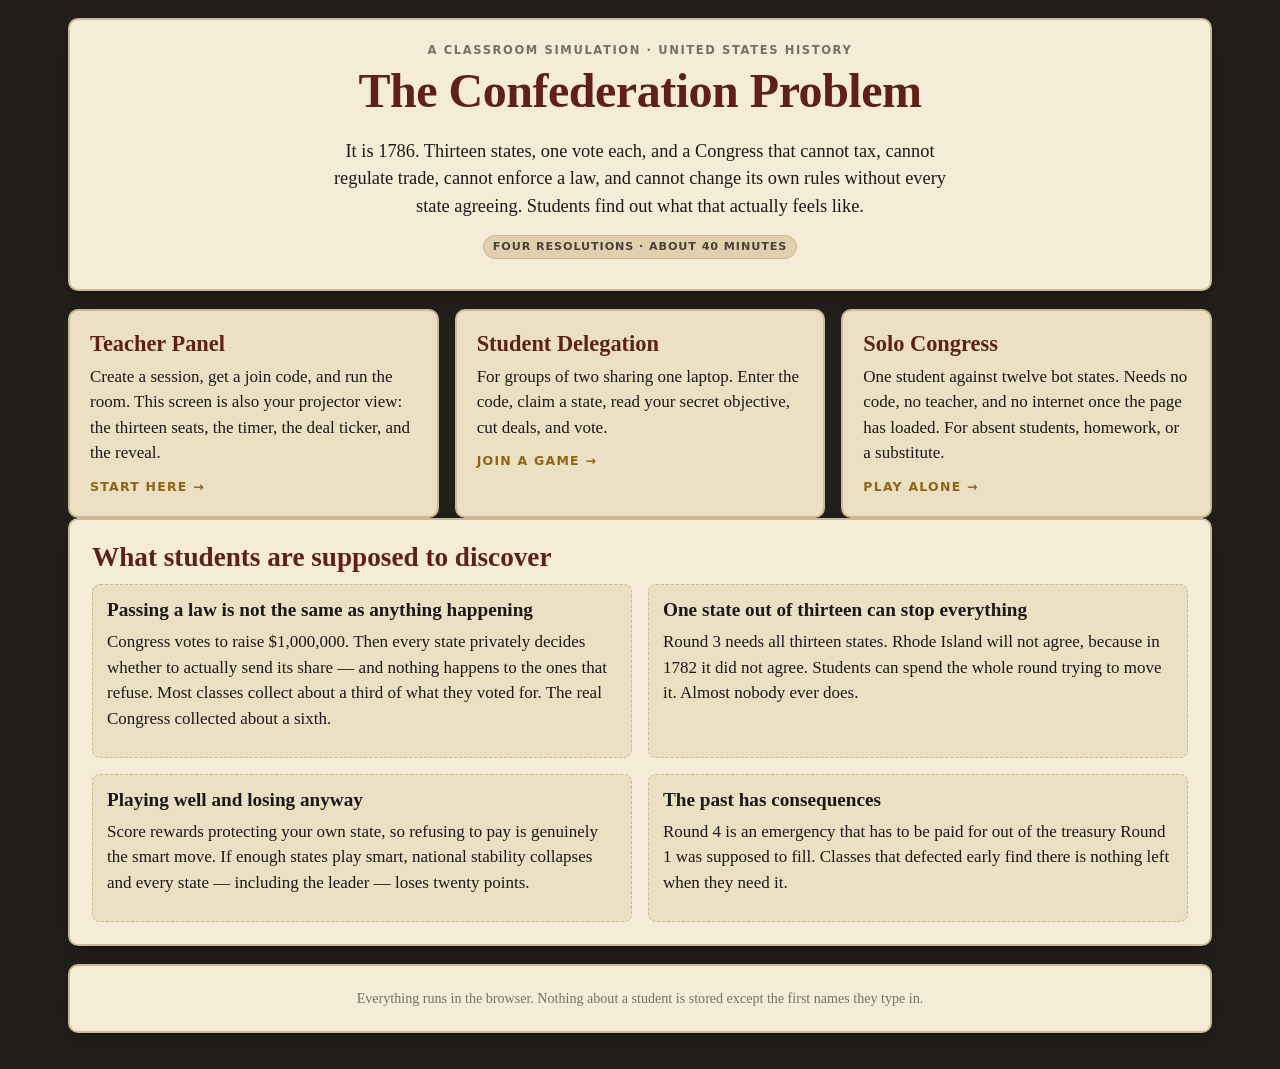
<file: index.html>
<!DOCTYPE html>
<html lang="en">
<head>
<meta charset="UTF-8">
<meta name="viewport" content="width=device-width, initial-scale=1">
<title>The Confederation Problem</title>
<link rel="icon" href="data:image/svg+xml,%3Csvg xmlns=%27http://www.w3.org/2000/svg%27 viewBox=%270 0 32 32%27%3E%3Crect width=%2732%27 height=%2732%27 rx=%276%27 fill=%27%238a3324%27/%3E%3Ctext x=%2716%27 y=%2723%27 font-size=%2719%27 text-anchor=%27middle%27 fill=%27%23f5ecd8%27 font-family=%27Georgia,serif%27%3E13%3C/text%3E%3C/svg%3E">
<link rel="stylesheet" href="assets/styles.css">
<style>
  .door{display:block;text-decoration:none;color:inherit;background:var(--parch-2);
    border:2px solid var(--line);border-radius:10px;padding:20px;transition:.18s;height:100%}
  .door:hover{border-color:var(--gold);transform:translateY(-3px);box-shadow:var(--shadow)}
  .door h3{color:var(--red-dk);font-size:1.4rem;margin-bottom:.3em}
  .door .go{font-family:ui-sans-serif,system-ui,sans-serif;font-weight:700;font-size:.78rem;
    letter-spacing:.1em;text-transform:uppercase;color:var(--gold-dk);margin-top:10px;display:block}
</style>
</head>
<body>
<div class="wrap">
  <div class="card center">
    <div class="eyebrow">A classroom simulation · United States History</div>
    <h1 style="font-size:3rem">The Confederation Problem</h1>
    <p class="lede" style="max-width:640px;margin:0 auto">
      It is 1786. Thirteen states, one vote each, and a Congress that cannot tax, cannot regulate trade,
      cannot enforce a law, and cannot change its own rules without every state agreeing.
      Students find out what that actually feels like.
    </p>
    <p class="pill" style="margin-top:14px">Four resolutions · about 40 minutes</p>
  </div>

  <div class="grid g3">
    <a class="door" href="teacher.html">
      <h3>Teacher Panel</h3>
      <p>Create a session, get a join code, and run the room. This screen is also your projector view:
      the thirteen seats, the timer, the deal ticker, and the reveal.</p>
      <span class="go">Start here →</span>
    </a>
    <a class="door" href="student.html">
      <h3>Student Delegation</h3>
      <p>For groups of two sharing one laptop. Enter the code, claim a state, read your secret objective,
      cut deals, and vote.</p>
      <span class="go">Join a game →</span>
    </a>
    <a class="door" href="solo.html">
      <h3>Solo Congress</h3>
      <p>One student against twelve bot states. Needs no code, no teacher, and no internet once the page
      has loaded. For absent students, homework, or a substitute.</p>
      <span class="go">Play alone →</span>
    </a>
  </div>

  <div class="card">
    <h2>What students are supposed to discover</h2>
    <div class="grid g2">
      <div class="inset">
        <h3>Passing a law is not the same as anything happening</h3>
        <p>Congress votes to raise $1,000,000. Then every state privately decides whether to actually send
        its share — and nothing happens to the ones that refuse. Most classes collect about a third of what
        they voted for. The real Congress collected about a sixth.</p>
      </div>
      <div class="inset">
        <h3>One state out of thirteen can stop everything</h3>
        <p>Round 3 needs all thirteen states. Rhode Island will not agree, because in 1782 it did not agree.
        Students can spend the whole round trying to move it. Almost nobody ever does.</p>
      </div>
      <div class="inset">
        <h3>Playing well and losing anyway</h3>
        <p>Score rewards protecting your own state, so refusing to pay is genuinely the smart move. If enough
        states play smart, national stability collapses and every state — including the leader — loses
        twenty points.</p>
      </div>
      <div class="inset">
        <h3>The past has consequences</h3>
        <p>Round 4 is an emergency that has to be paid for out of the treasury Round 1 was supposed to fill.
        Classes that defected early find there is nothing left when they need it.</p>
      </div>
    </div>
  </div>

  <div class="card center">
    <p class="small muted" style="margin:0">Everything runs in the browser. Nothing about a student is stored
    except the first names they type in.</p>
  </div>
</div>
</body>
</html>
</file>
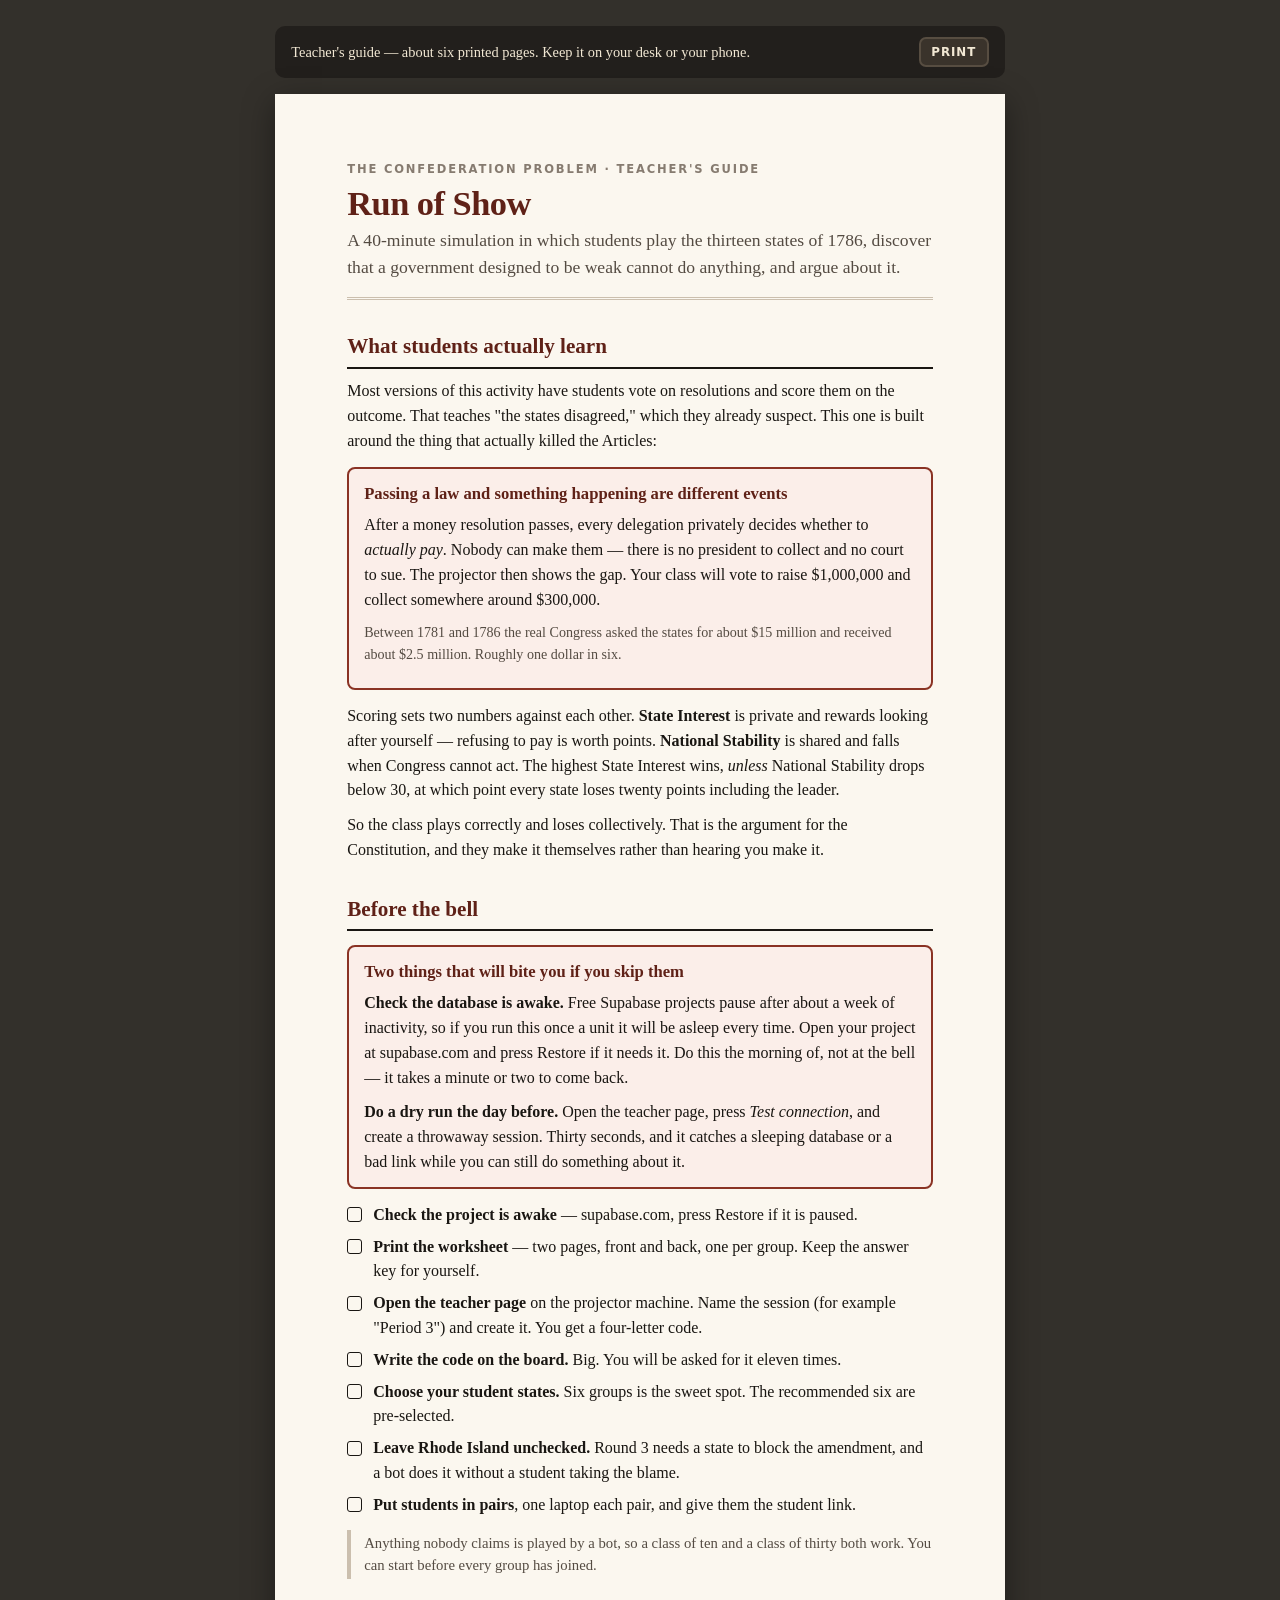
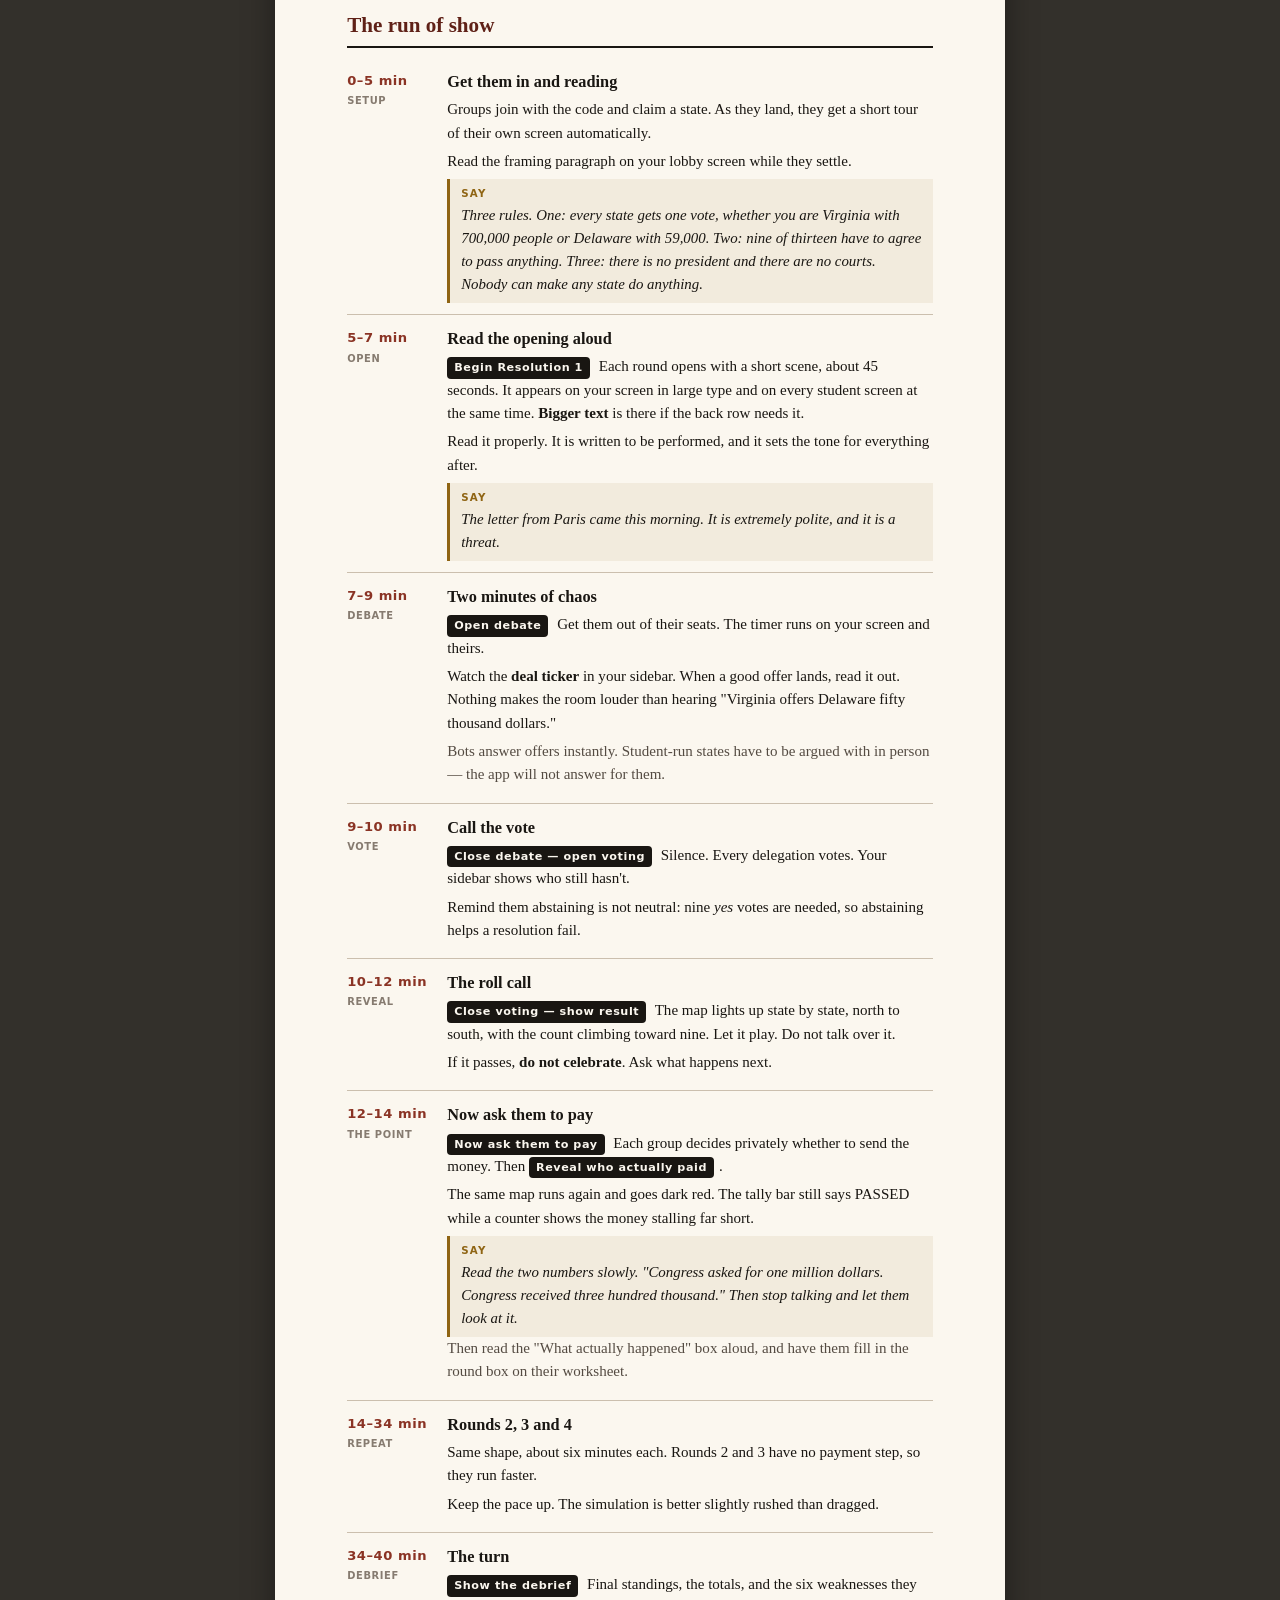
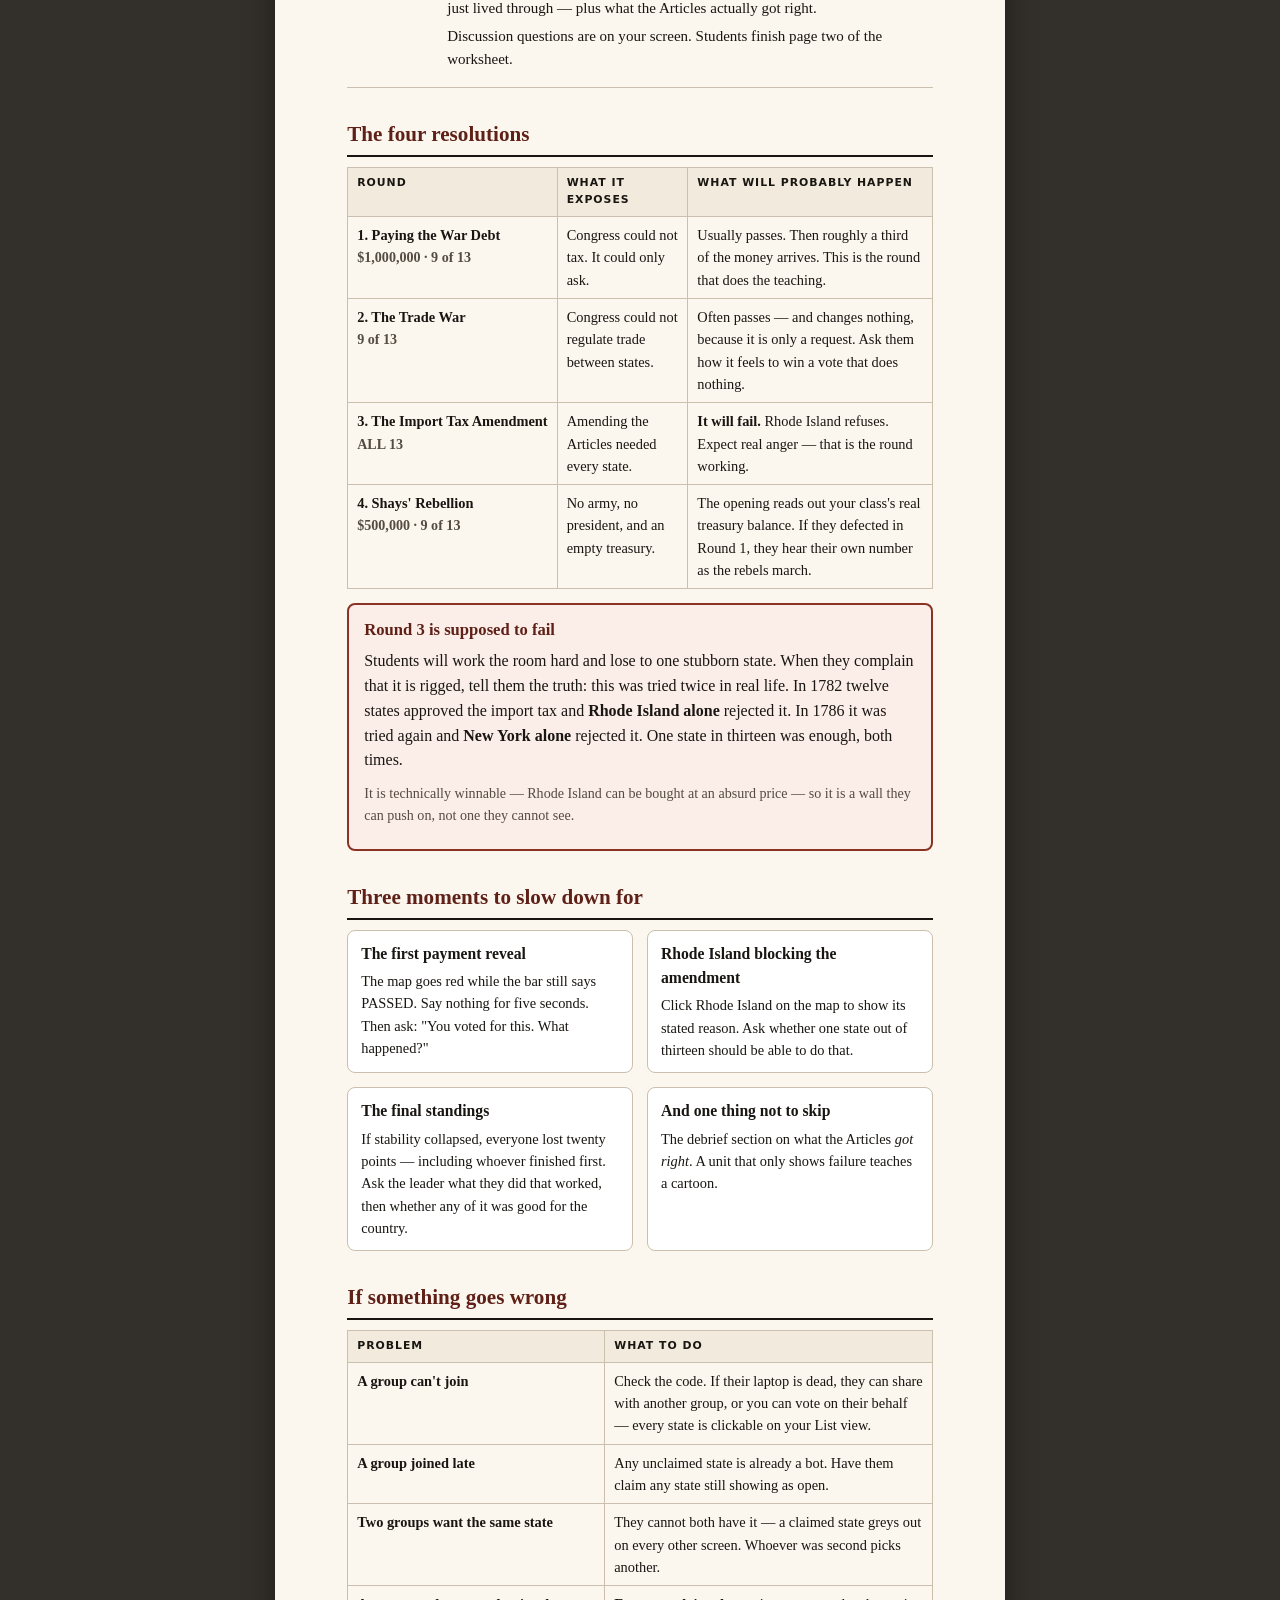
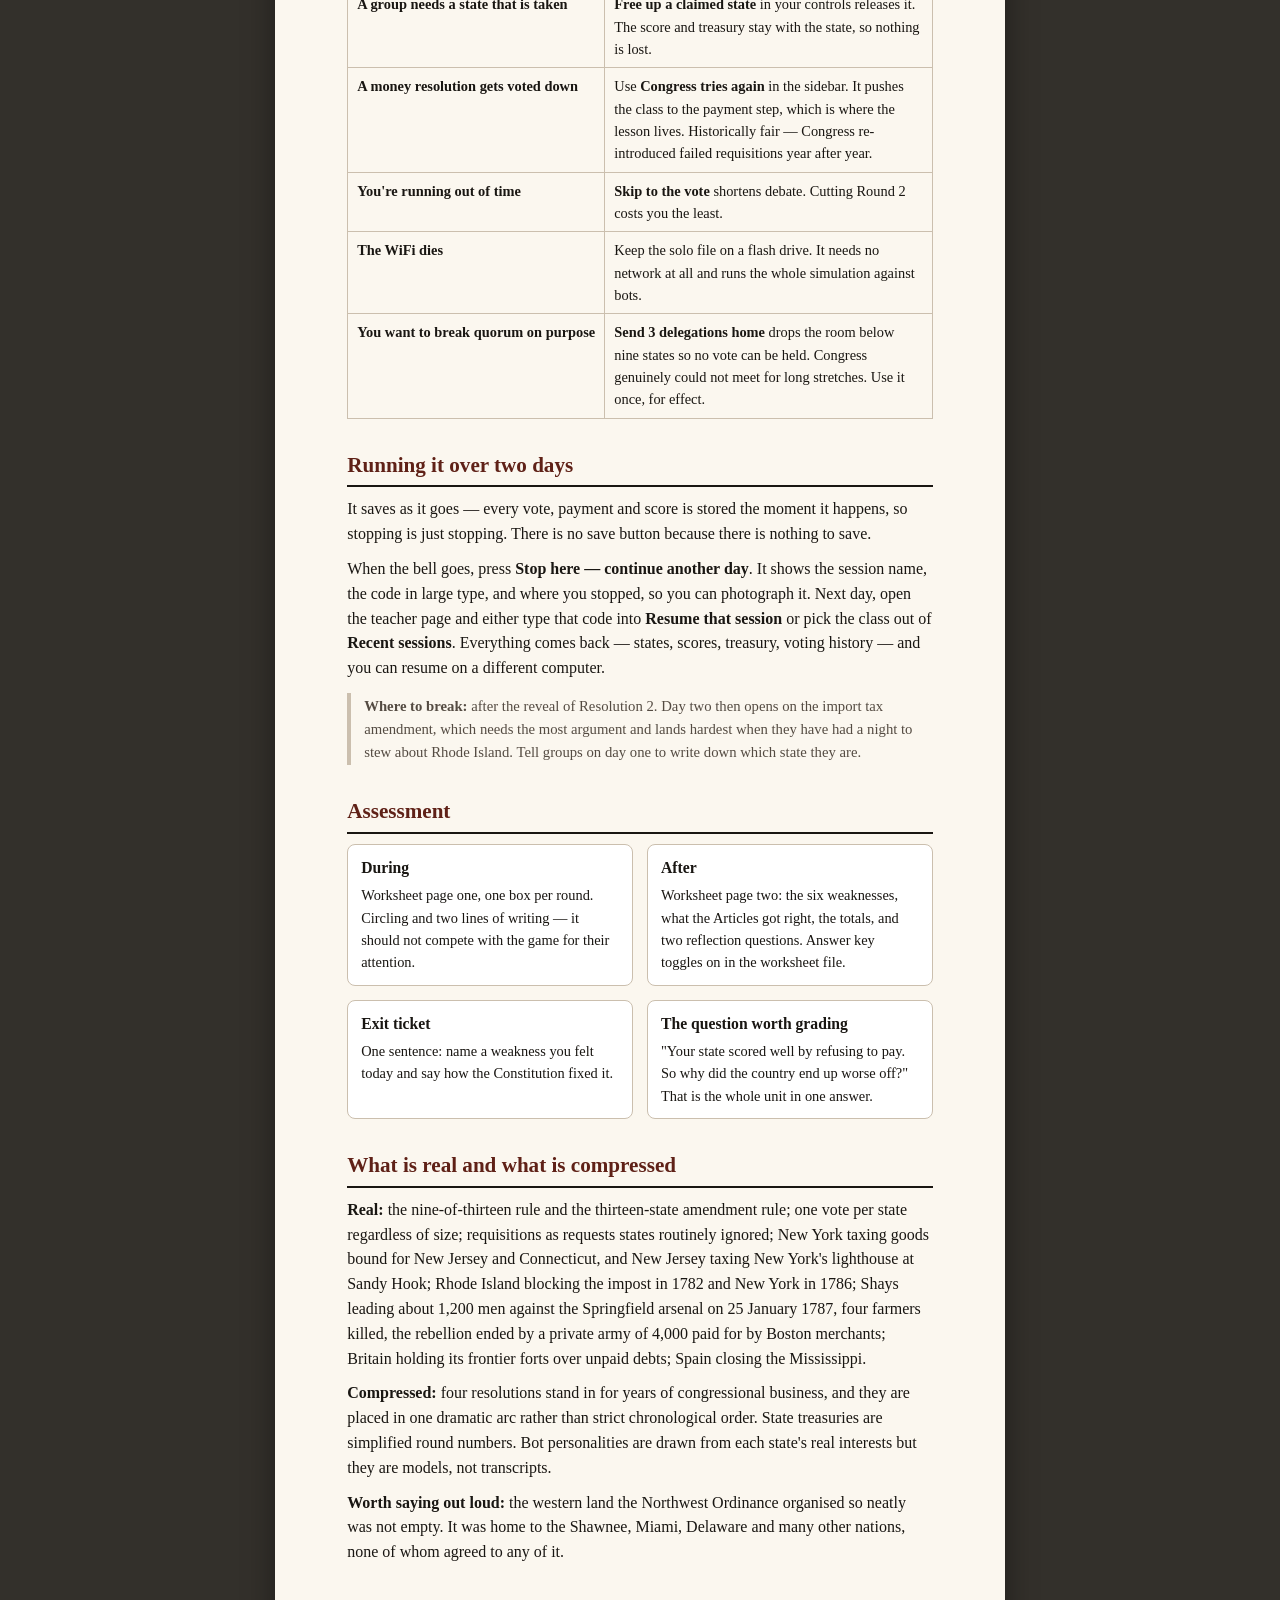
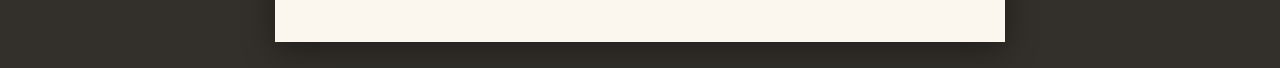
<file: lesson-plan.html>
<!DOCTYPE html>
<html lang="en">
<head>
<meta charset="UTF-8">
<meta name="viewport" content="width=device-width, initial-scale=1">
<title>Teacher's Run of Show</title>
<link rel="icon" href="data:image/svg+xml,%3Csvg xmlns=%27http://www.w3.org/2000/svg%27 viewBox=%270 0 32 32%27%3E%3Crect width=%2732%27 height=%2732%27 rx=%276%27 fill=%27%238a3324%27/%3E%3Ctext x=%2716%27 y=%2723%27 font-size=%2719%27 text-anchor=%27middle%27 fill=%27%23f5ecd8%27 font-family=%27Georgia,serif%27%3E13%3C/text%3E%3C/svg%3E">
<style>
  :root{
    --ink:#191612; --soft:#544b42; --faint:#867b70; --rule:#cbbfae;
    --paper:#fbf7ef; --tint:#f2ebdd; --accent:#8a3324; --accent-dk:#5f2117;
    --gold:#8f6413; --green:#1d5233;
  }
  *{box-sizing:border-box}
  html,body{margin:0;padding:0}
  body{background:#33302b;color:var(--ink);
    font-family:"Iowan Old Style","Palatino Linotype",Palatino,Georgia,"Times New Roman",serif;
    font-size:16px;line-height:1.55;padding:26px 12px}
  .doc{background:var(--paper);max-width:7.6in;margin:0 auto;padding:0.7in 0.75in;
    box-shadow:0 8px 30px rgba(0,0,0,.4)}

  .lede-block{border-bottom:3px double var(--rule);padding-bottom:16px;margin-bottom:22px}
  h1{font-size:2.15rem;margin:0 0 4px;color:var(--accent-dk);letter-spacing:-.015em;line-height:1.1}
  .kicker{font-family:ui-sans-serif,system-ui,-apple-system,sans-serif;font-size:.72rem;font-weight:800;
    letter-spacing:.16em;text-transform:uppercase;color:var(--faint);margin-bottom:6px}
  .stand{font-size:1.1rem;color:var(--soft);margin:0}

  h2{font-size:1.32rem;margin:30px 0 10px;color:var(--accent-dk);
    border-bottom:2px solid var(--ink);padding-bottom:4px}
  h3{font-size:1.04rem;margin:18px 0 6px}
  p{margin:0 0 10px}
  ul,ol{margin:0 0 10px;padding-left:1.15em}
  li{margin-bottom:5px}
  .small{font-size:.88rem}
  .muted{color:var(--soft)}
  strong{font-weight:700}

  /* run of show */
  .cue{display:grid;grid-template-columns:86px 1fr;gap:14px;padding:11px 0;
    border-bottom:1px solid var(--rule);break-inside:avoid}
  .cue:last-child{border-bottom:0}
  .cue .t{font-family:ui-sans-serif,system-ui,sans-serif;font-weight:800;font-size:.82rem;
    letter-spacing:.04em;color:var(--accent);padding-top:2px}
  .cue .t small{display:block;font-weight:600;color:var(--faint);letter-spacing:.06em;
    text-transform:uppercase;font-size:.62rem;margin-top:2px}
  .cue h4{margin:0 0 4px;font-size:1.02rem}
  .cue p{margin:0 0 5px;font-size:.94rem}
  .press{display:inline-block;font-family:ui-sans-serif,system-ui,sans-serif;font-size:.7rem;
    font-weight:700;letter-spacing:.05em;background:var(--ink);color:var(--paper);
    border-radius:4px;padding:2px 7px;margin-right:5px;white-space:nowrap}
  .say{border-left:3px solid var(--gold);background:var(--tint);padding:7px 11px;margin:6px 0 0;
    font-size:.93rem;font-style:italic}
  .say b{font-style:normal;font-family:ui-sans-serif,system-ui,sans-serif;font-size:.64rem;
    letter-spacing:.12em;text-transform:uppercase;color:var(--gold);display:block;margin-bottom:2px}

  table{width:100%;border-collapse:collapse;margin:0 0 12px;font-size:.9rem}
  th,td{text-align:left;padding:7px 9px;border:1px solid var(--rule);vertical-align:top}
  th{background:var(--tint);font-family:ui-sans-serif,system-ui,sans-serif;font-size:.68rem;
    text-transform:uppercase;letter-spacing:.09em}
  td.n{white-space:nowrap;font-weight:700}

  .callout{border:2px solid var(--accent);border-radius:8px;padding:12px 15px;margin:14px 0;
    background:#fbeee9;break-inside:avoid}
  .callout h3{margin-top:0;color:var(--accent-dk)}
  .note{border-left:4px solid var(--rule);padding:2px 0 2px 13px;margin:12px 0;color:var(--soft);
    font-size:.92rem}
  .check{list-style:none;padding-left:0}
  .check li{padding-left:26px;position:relative;margin-bottom:7px}
  .check li::before{content:"";position:absolute;left:0;top:.28em;width:13px;height:13px;
    border:1.5px solid var(--ink);border-radius:3px}

  .grid2{display:grid;grid-template-columns:1fr 1fr;gap:14px}
  @media(max-width:640px){.grid2{grid-template-columns:1fr}}
  .card{border:1px solid var(--rule);border-radius:8px;padding:11px 13px;background:#fff}
  .card h3{margin:0 0 4px;font-size:.98rem}
  .card p{margin:0;font-size:.9rem}

  .bar{max-width:7.6in;margin:0 auto 16px;display:flex;gap:10px;align-items:center;flex-wrap:wrap;
    background:#221f1c;border-radius:10px;padding:11px 16px;color:#f2e8d4}
  .bar span{flex:1;min-width:180px;font-size:.9rem}
  .bar button{font-family:ui-sans-serif,system-ui,sans-serif;font-size:.74rem;font-weight:700;
    letter-spacing:.08em;text-transform:uppercase;border:2px solid #574d41;background:#3a332b;
    color:#f2e8d4;border-radius:7px;padding:.5em .9em;cursor:pointer}
  .bar button:hover{background:#4a4137}

  @page{margin:0.55in}
  @media print{
    body{background:#fff;padding:0;font-size:10.6pt}
    .bar{display:none}
    .doc{box-shadow:none;max-width:none;padding:0}
    h2{page-break-after:avoid}
    .cue,.callout,.card,table{break-inside:avoid}
  }
</style>
</head>
<body>

<div class="bar">
  <span>Teacher's guide — about six printed pages. Keep it on your desk or your phone.</span>
  <button onclick="window.print()">Print</button>
</div>

<div class="doc">

  <div class="lede-block">
    <div class="kicker">The Confederation Problem &middot; Teacher's Guide</div>
    <h1>Run of Show</h1>
    <p class="stand">A 40-minute simulation in which students play the thirteen states of 1786, discover
    that a government designed to be weak cannot do anything, and argue about it.</p>
  </div>

  <h2>What students actually learn</h2>

  <p>Most versions of this activity have students vote on resolutions and score them on the outcome. That
  teaches "the states disagreed," which they already suspect. This one is built around the thing that
  actually killed the Articles:</p>

  <div class="callout">
    <h3>Passing a law and something happening are different events</h3>
    <p>After a money resolution passes, every delegation privately decides whether to <em>actually pay</em>.
    Nobody can make them — there is no president to collect and no court to sue. The projector then shows
    the gap. Your class will vote to raise $1,000,000 and collect somewhere around $300,000.</p>
    <p class="small muted" style="margin-top:7px">Between 1781 and 1786 the real Congress asked the states
    for about $15 million and received about $2.5 million. Roughly one dollar in six.</p>
  </div>

  <p>Scoring sets two numbers against each other. <strong>State Interest</strong> is private and rewards
  looking after yourself — refusing to pay is worth points. <strong>National Stability</strong> is shared
  and falls when Congress cannot act. The highest State Interest wins, <em>unless</em> National Stability
  drops below 30, at which point every state loses twenty points including the leader.</p>

  <p>So the class plays correctly and loses collectively. That is the argument for the Constitution, and
  they make it themselves rather than hearing you make it.</p>

  <h2>Before the bell</h2>

  <div class="callout">
    <h3>Two things that will bite you if you skip them</h3>
    <p><strong>Check the database is awake.</strong> Free Supabase projects pause after about a week of
    inactivity, so if you run this once a unit it will be asleep every time. Open your project at
    supabase.com and press Restore if it needs it. Do this the morning of, not at the bell — it takes a
    minute or two to come back.</p>
    <p style="margin-bottom:0"><strong>Do a dry run the day before.</strong> Open the teacher page,
    press <em>Test connection</em>, and create a throwaway session. Thirty seconds, and it catches a
    sleeping database or a bad link while you can still do something about it.</p>
  </div>

  <ul class="check">
    <li><strong>Check the project is awake</strong> — supabase.com, press Restore if it is paused.</li>
    <li><strong>Print the worksheet</strong> — two pages, front and back, one per group. Keep the answer
      key for yourself.</li>
    <li><strong>Open the teacher page</strong> on the projector machine. Name the session (for example
      "Period 3") and create it. You get a four-letter code.</li>
    <li><strong>Write the code on the board.</strong> Big. You will be asked for it eleven times.</li>
    <li><strong>Choose your student states.</strong> Six groups is the sweet spot. The recommended six are
      pre-selected.</li>
    <li><strong>Leave Rhode Island unchecked.</strong> Round 3 needs a state to block the amendment, and a
      bot does it without a student taking the blame.</li>
    <li><strong>Put students in pairs</strong>, one laptop each pair, and give them the student link.</li>
  </ul>

  <div class="note">Anything nobody claims is played by a bot, so a class of ten and a class of thirty both
  work. You can start before every group has joined.</div>

  <h2>The run of show</h2>

  <div class="cue">
    <div class="t">0–5 min<small>Setup</small></div>
    <div>
      <h4>Get them in and reading</h4>
      <p>Groups join with the code and claim a state. As they land, they get a short tour of their own
      screen automatically.</p>
      <p>Read the framing paragraph on your lobby screen while they settle.</p>
      <div class="say"><b>Say</b>Three rules. One: every state gets one vote, whether you are Virginia with
      700,000 people or Delaware with 59,000. Two: nine of thirteen have to agree to pass anything. Three:
      there is no president and there are no courts. Nobody can make any state do anything.</div>
    </div>
  </div>

  <div class="cue">
    <div class="t">5–7 min<small>Open</small></div>
    <div>
      <h4>Read the opening aloud</h4>
      <p><span class="press">Begin Resolution 1</span> Each round opens with a short scene, about
      45 seconds. It appears on your screen in large type and on every student screen at the same time.
      <strong>Bigger text</strong> is there if the back row needs it.</p>
      <p>Read it properly. It is written to be performed, and it sets the tone for everything after.</p>
      <div class="say"><b>Say</b>The letter from Paris came this morning. It is extremely polite, and it is
      a threat.</div>
    </div>
  </div>

  <div class="cue">
    <div class="t">7–9 min<small>Debate</small></div>
    <div>
      <h4>Two minutes of chaos</h4>
      <p><span class="press">Open debate</span> Get them out of their seats. The timer runs on your screen
      and theirs.</p>
      <p>Watch the <strong>deal ticker</strong> in your sidebar. When a good offer lands, read it out.
      Nothing makes the room louder than hearing "Virginia offers Delaware fifty thousand dollars."</p>
      <p class="small muted">Bots answer offers instantly. Student-run states have to be argued with in
      person — the app will not answer for them.</p>
    </div>
  </div>

  <div class="cue">
    <div class="t">9–10 min<small>Vote</small></div>
    <div>
      <h4>Call the vote</h4>
      <p><span class="press">Close debate — open voting</span> Silence. Every delegation votes. Your
      sidebar shows who still hasn't.</p>
      <p>Remind them abstaining is not neutral: nine <em>yes</em> votes are needed, so abstaining helps a
      resolution fail.</p>
    </div>
  </div>

  <div class="cue">
    <div class="t">10–12 min<small>Reveal</small></div>
    <div>
      <h4>The roll call</h4>
      <p><span class="press">Close voting — show result</span> The map lights up state by state, north to
      south, with the count climbing toward nine. Let it play. Do not talk over it.</p>
      <p>If it passes, <strong>do not celebrate</strong>. Ask what happens next.</p>
    </div>
  </div>

  <div class="cue">
    <div class="t">12–14 min<small>The point</small></div>
    <div>
      <h4>Now ask them to pay</h4>
      <p><span class="press">Now ask them to pay</span> Each group decides privately whether to send the
      money. Then <span class="press">Reveal who actually paid</span>.</p>
      <p>The same map runs again and goes dark red. The tally bar still says PASSED while a counter shows
      the money stalling far short.</p>
      <div class="say"><b>Say</b>Read the two numbers slowly. "Congress asked for one million dollars.
      Congress received three hundred thousand." Then stop talking and let them look at it.</div>
      <p class="small muted">Then read the "What actually happened" box aloud, and have them fill in the
      round box on their worksheet.</p>
    </div>
  </div>

  <div class="cue">
    <div class="t">14–34 min<small>Repeat</small></div>
    <div>
      <h4>Rounds 2, 3 and 4</h4>
      <p>Same shape, about six minutes each. Rounds 2 and 3 have no payment step, so they run faster.</p>
      <p>Keep the pace up. The simulation is better slightly rushed than dragged.</p>
    </div>
  </div>

  <div class="cue">
    <div class="t">34–40 min<small>Debrief</small></div>
    <div>
      <h4>The turn</h4>
      <p><span class="press">Show the debrief</span> Final standings, the totals, and the six weaknesses
      they just lived through — plus what the Articles actually got right.</p>
      <p>Discussion questions are on your screen. Students finish page two of the worksheet.</p>
    </div>
  </div>

  <h2>The four resolutions</h2>

  <table>
    <thead><tr><th>Round</th><th>What it exposes</th><th>What will probably happen</th></tr></thead>
    <tbody>
      <tr>
        <td class="n">1. Paying the War Debt<br><span class="small muted">$1,000,000 &middot; 9 of 13</span></td>
        <td>Congress could not tax. It could only ask.</td>
        <td>Usually passes. Then roughly a third of the money arrives. This is the round that does the
          teaching.</td>
      </tr>
      <tr>
        <td class="n">2. The Trade War<br><span class="small muted">9 of 13</span></td>
        <td>Congress could not regulate trade between states.</td>
        <td>Often passes — and changes nothing, because it is only a request. Ask them how it feels to
          win a vote that does nothing.</td>
      </tr>
      <tr>
        <td class="n">3. The Import Tax Amendment<br><span class="small muted">ALL 13</span></td>
        <td>Amending the Articles needed every state.</td>
        <td><strong>It will fail.</strong> Rhode Island refuses. Expect real anger — that is the round
          working.</td>
      </tr>
      <tr>
        <td class="n">4. Shays' Rebellion<br><span class="small muted">$500,000 &middot; 9 of 13</span></td>
        <td>No army, no president, and an empty treasury.</td>
        <td>The opening reads out your class's real treasury balance. If they defected in Round 1, they
          hear their own number as the rebels march.</td>
      </tr>
    </tbody>
  </table>

  <div class="callout">
    <h3>Round 3 is supposed to fail</h3>
    <p>Students will work the room hard and lose to one stubborn state. When they complain that it is
    rigged, tell them the truth: this was tried twice in real life. In 1782 twelve states approved the
    import tax and <strong>Rhode Island alone</strong> rejected it. In 1786 it was tried again and
    <strong>New York alone</strong> rejected it. One state in thirteen was enough, both times.</p>
    <p class="small muted" style="margin-top:6px">It is technically winnable — Rhode Island can be bought
    at an absurd price — so it is a wall they can push on, not one they cannot see.</p>
  </div>

  <h2>Three moments to slow down for</h2>

  <div class="grid2">
    <div class="card">
      <h3>The first payment reveal</h3>
      <p>The map goes red while the bar still says PASSED. Say nothing for five seconds. Then ask: "You
      voted for this. What happened?"</p>
    </div>
    <div class="card">
      <h3>Rhode Island blocking the amendment</h3>
      <p>Click Rhode Island on the map to show its stated reason. Ask whether one state out of thirteen
      should be able to do that.</p>
    </div>
    <div class="card">
      <h3>The final standings</h3>
      <p>If stability collapsed, everyone lost twenty points — including whoever finished first. Ask the
      leader what they did that worked, then whether any of it was good for the country.</p>
    </div>
    <div class="card">
      <h3>And one thing not to skip</h3>
      <p>The debrief section on what the Articles <em>got right</em>. A unit that only shows failure
      teaches a cartoon.</p>
    </div>
  </div>

  <h2>If something goes wrong</h2>

  <table>
    <thead><tr><th>Problem</th><th>What to do</th></tr></thead>
    <tbody>
      <tr><td class="n">A group can't join</td>
        <td>Check the code. If their laptop is dead, they can share with another group, or you can vote on
          their behalf — every state is clickable on your List view.</td></tr>
      <tr><td class="n">A group joined late</td>
        <td>Any unclaimed state is already a bot. Have them claim any state still showing as open.</td></tr>
      <tr><td class="n">Two groups want the same state</td>
        <td>They cannot both have it — a claimed state greys out on every other screen. Whoever was
          second picks another.</td></tr>
      <tr><td class="n">A group needs a state that is taken</td>
        <td><strong>Free up a claimed state</strong> in your controls releases it. The score and treasury
          stay with the state, so nothing is lost.</td></tr>
      <tr><td class="n">A money resolution gets voted down</td>
        <td>Use <strong>Congress tries again</strong> in the sidebar. It pushes the class to the payment
          step, which is where the lesson lives. Historically fair — Congress re-introduced failed
          requisitions year after year.</td></tr>
      <tr><td class="n">You're running out of time</td>
        <td><strong>Skip to the vote</strong> shortens debate. Cutting Round 2 costs you the least.</td></tr>
      <tr><td class="n">The WiFi dies</td>
        <td>Keep the solo file on a flash drive. It needs no network at all and runs the whole simulation
          against bots.</td></tr>
      <tr><td class="n">You want to break quorum on purpose</td>
        <td><strong>Send 3 delegations home</strong> drops the room below nine states so no vote can be
          held. Congress genuinely could not meet for long stretches. Use it once, for effect.</td></tr>
    </tbody>
  </table>

  <h2>Running it over two days</h2>

  <p>It saves as it goes — every vote, payment and score is stored the moment it happens, so stopping is
  just stopping. There is no save button because there is nothing to save.</p>

  <p>When the bell goes, press <strong>Stop here — continue another day</strong>. It shows the session
  name, the code in large type, and where you stopped, so you can photograph it. Next day, open the
  teacher page and either type that code into <strong>Resume that session</strong> or pick the class out
  of <strong>Recent sessions</strong>. Everything comes back — states, scores, treasury, voting history —
  and you can resume on a different computer.</p>

  <div class="note"><strong>Where to break:</strong> after the reveal of Resolution 2. Day two then opens
  on the import tax amendment, which needs the most argument and lands hardest when they have had a night
  to stew about Rhode Island. Tell groups on day one to write down which state they are.</div>

  <h2>Assessment</h2>

  <div class="grid2">
    <div class="card">
      <h3>During</h3>
      <p>Worksheet page one, one box per round. Circling and two lines of writing — it should not compete
      with the game for their attention.</p>
    </div>
    <div class="card">
      <h3>After</h3>
      <p>Worksheet page two: the six weaknesses, what the Articles got right, the totals, and two
      reflection questions. Answer key toggles on in the worksheet file.</p>
    </div>
    <div class="card">
      <h3>Exit ticket</h3>
      <p>One sentence: name a weakness you felt today and say how the Constitution fixed it.</p>
    </div>
    <div class="card">
      <h3>The question worth grading</h3>
      <p>"Your state scored well by refusing to pay. So why did the country end up worse off?" That is the
      whole unit in one answer.</p>
    </div>
  </div>

  <h2>What is real and what is compressed</h2>

  <p><strong>Real:</strong> the nine-of-thirteen rule and the thirteen-state amendment rule; one vote per
  state regardless of size; requisitions as requests states routinely ignored; New York taxing goods bound
  for New Jersey and Connecticut, and New Jersey taxing New York's lighthouse at Sandy Hook; Rhode Island
  blocking the impost in 1782 and New York in 1786; Shays leading about 1,200 men against the Springfield
  arsenal on 25 January 1787, four farmers killed, the rebellion ended by a private army of 4,000 paid for
  by Boston merchants; Britain holding its frontier forts over unpaid debts; Spain closing the Mississippi.</p>

  <p><strong>Compressed:</strong> four resolutions stand in for years of congressional business, and they
  are placed in one dramatic arc rather than strict chronological order. State treasuries are simplified
  round numbers. Bot personalities are drawn from each state's real interests but they are models, not
  transcripts.</p>

  <p><strong>Worth saying out loud:</strong> the western land the Northwest Ordinance organised so neatly
  was not empty. It was home to the Shawnee, Miami, Delaware and many other nations, none of whom agreed
  to any of it.</p>

</div>
</body>
</html>
</file>
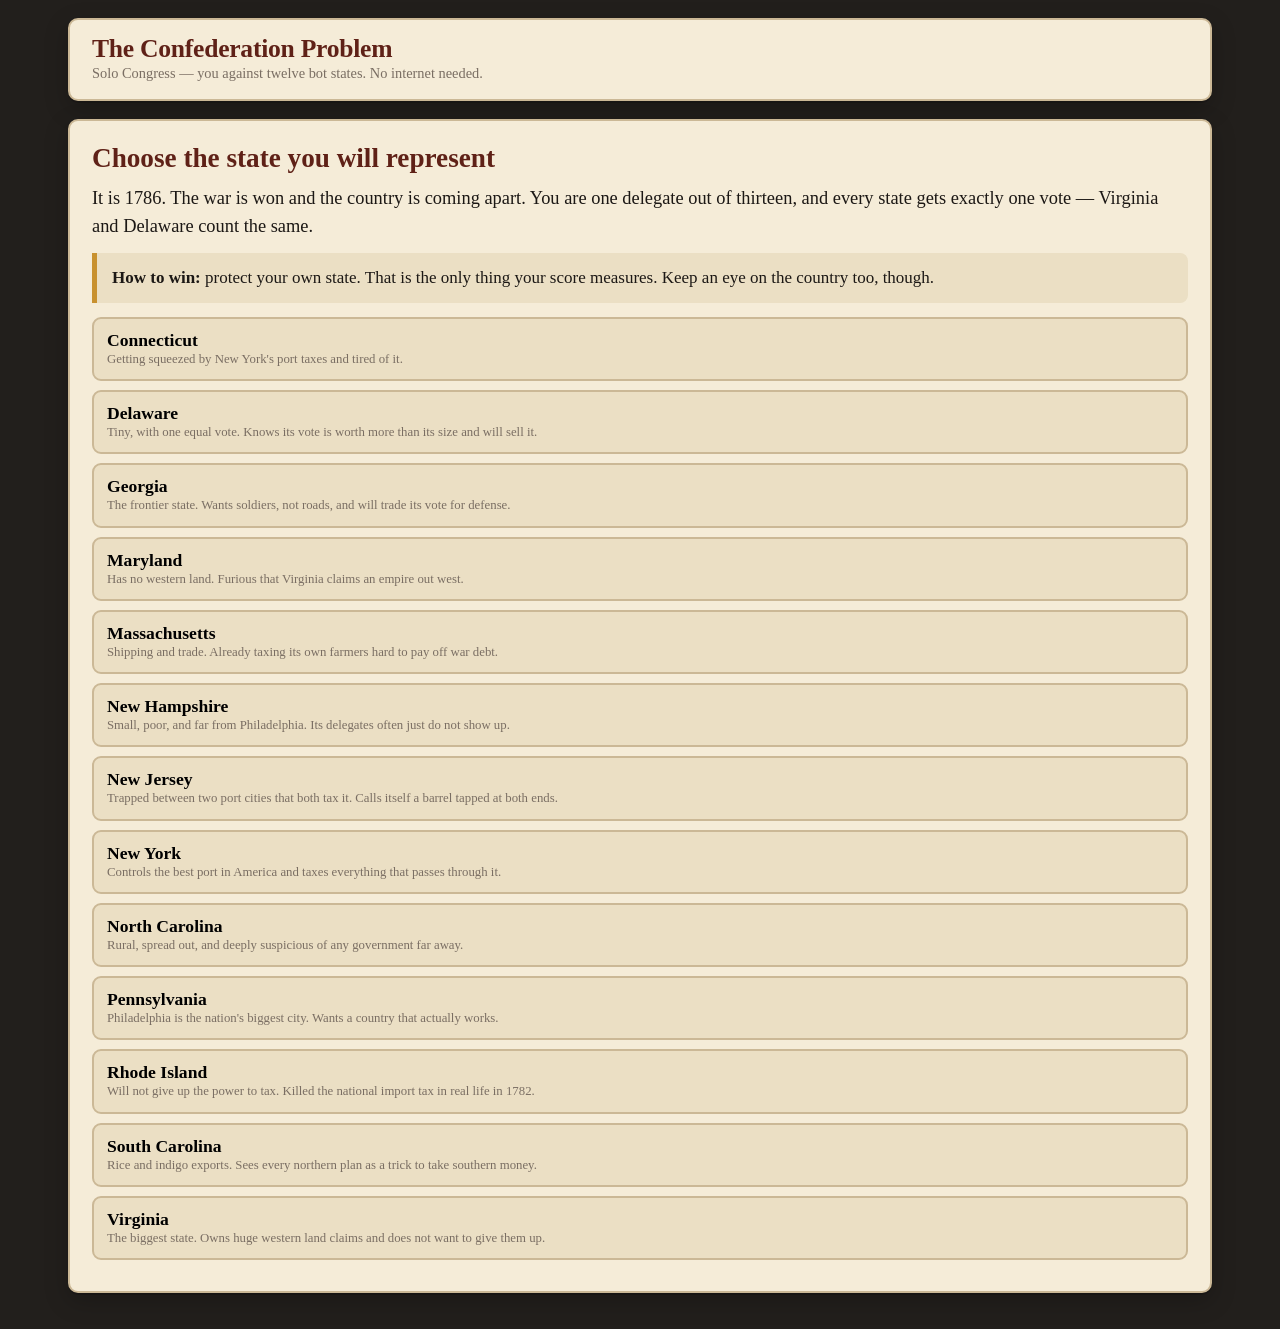
<file: solo.html>
<!DOCTYPE html>
<html lang="en">
<head>
<meta charset="UTF-8">
<meta name="viewport" content="width=device-width, initial-scale=1">
<title>Solo Congress — The Confederation Problem</title>
<link rel="icon" href="data:image/svg+xml,%3Csvg xmlns=%27http://www.w3.org/2000/svg%27 viewBox=%270 0 32 32%27%3E%3Crect width=%2732%27 height=%2732%27 rx=%276%27 fill=%27%238a3324%27/%3E%3Ctext x=%2716%27 y=%2723%27 font-size=%2719%27 text-anchor=%27middle%27 fill=%27%23f5ecd8%27 font-family=%27Georgia,serif%27%3E13%3C/text%3E%3C/svg%3E">
<link rel="stylesheet" href="assets/styles.css">
<style>
  .vote-row{display:grid;grid-template-columns:1fr 1fr 1fr;gap:12px}
  .vote-row .btn{font-size:1.3rem;padding:1em .5em;width:100%}
  @media(max-width:600px){.vote-row{grid-template-columns:1fr}}
  .claim{display:block;width:100%;text-align:left;background:var(--parch-2);border:2px solid var(--line);
    border-radius:9px;padding:11px 13px;cursor:pointer;font-family:inherit;font-size:1rem;margin-bottom:9px;transition:.15s}
  .claim:hover{border-color:var(--gold);background:var(--parch-3)}
  .claim .t{font-weight:700;font-size:1.1rem}
  .claim .d{font-size:.8rem;color:var(--ink-faint);line-height:1.35}
  .faction{background:var(--parch-2);border:1px solid var(--line);border-left:5px solid var(--gold-dk);
    border-radius:0 8px 8px 0;padding:11px 14px}
  .bill{display:flex;justify-content:space-between;padding:7px 0;border-bottom:1px dashed var(--line)}
  .bill:last-child{border:0}
  .deal-form{display:grid;grid-template-columns:1fr 1fr auto;gap:9px;align-items:end}
  @media(max-width:700px){.deal-form{grid-template-columns:1fr}}
</style>
</head>
<body>
<div class="wrap">
  <div class="masthead">
    <div>
      <h1 id="mast">The Confederation Problem</h1>
      <div class="sub" id="sub">Solo Congress — you against twelve bot states. No internet needed.</div>
    </div>
    <div class="row" id="stats"></div>
  </div>

  <section id="s-pick">
    <div class="card">
      <h2>Choose the state you will represent</h2>
      <p class="lede">It is 1786. The war is won and the country is coming apart. You are one delegate out of
      thirteen, and every state gets exactly one vote — Virginia and Delaware count the same.</p>
      <div class="callout"><strong>How to win:</strong> protect your own state. That is the only thing your
      score measures. Keep an eye on the country too, though.</div>
      <div id="pick-list" style="margin-top:14px"></div>
    </div>
  </section>

  <section id="s-play" class="hidden">
    <div class="card" id="dossier">
      <div class="spread">
        <div class="eyebrow">Your state</div>
        <button class="btn ghost sm" id="tour-btn">Show me around</button>
      </div>
      <h2 id="d-name"></h2>
      <p id="d-bg"></p>
      <div class="callout warn"><div class="eyebrow">Your objective</div><div id="d-obj" style="font-size:1.05rem"></div></div>
      <div class="grid g2" id="d-fac" style="margin-top:12px"></div>
    </div>

    <div class="dispatch" id="dispatch">
      <div class="cuehead">
        <span class="dateline" id="dsp-dateline"></span>
        <span class="badge">Read this before you decide</span>
      </div>
      <div id="dsp-body"></div>
    </div>

    <div class="card">
      <div class="spread">
        <div class="eyebrow" id="r-eye">Resolution 1</div>
        <span class="pill hot" id="r-rule"></span>
      </div>
      <h2 id="r-title"></h2>
      <p class="lede" id="r-brief"></p>
      <div class="inset" id="r-detail"></div>

      <div class="thequestion">
        <div class="lab">You are voting on this</div>
        <div class="q" id="r-question">—</div>
      </div>

      <div class="outcomes">
        <div class="outcome pass"><div class="h">If it passes</div><p id="r-ifpass"></p></div>
        <div class="outcome fail"><div class="h">If it fails</div><p id="r-iffail"></p></div>
      </div>
    </div>

    <div class="card" id="cost-card">
      <div class="grid g2">
        <div id="cost-wrap">
          <div class="eyebrow">What this costs you</div>
          <div id="cost-body"></div>
        </div>
        <div>
          <div class="eyebrow">What this touches for your state</div>
          <div id="touch-body"></div>
        </div>
      </div>
    </div>

    <div class="card">
      <h3>The argument</h3>
      <div class="grid g2">
        <div class="inset" style="border-left:5px solid var(--yes)">
          <div class="eyebrow" style="color:#1d5233">A reason to vote yes</div><div id="r-yes"></div></div>
        <div class="inset" style="border-left:5px solid var(--no)">
          <div class="eyebrow" style="color:#8a2019">A reason to vote no</div><div id="r-no"></div></div>
      </div>
    </div>

    <div class="card" id="deal-card">
      <div class="spread"><h3 style="margin:0">Work the room</h3><span class="pill" id="deal-left"></span></div>
      <p class="small muted">You need nine states. You cannot get there alone — go buy some votes.</p>
      <div class="deal-form">
        <div class="field" style="margin:0"><label for="dt">Offer to</label><select id="dt"></select></div>
        <div class="field" style="margin:0"><label for="do">You offer</label><select id="do"></select></div>
        <button class="btn" id="dsend">Send</button>
      </div>
      <div class="ticker inset" id="dlog" style="margin-top:12px"></div>
      <hr class="rule">
      <div class="eyebrow">Where the room stands right now</div>
      <div class="seats" id="lean"></div>
      <p class="small muted" style="margin-top:8px">This is your read of the room. Bots can still surprise you.</p>
    </div>

    <div class="card" id="vote-card">
      <h3 class="center">How does <span id="vote-state"></span> vote?</h3>
      <div class="vote-row">
        <button class="btn btn-yes" onclick="SV('Yes')">YES</button>
        <button class="btn btn-no" onclick="SV('No')">NO</button>
        <button class="btn btn-abstain" onclick="SV('Abstain')">ABSTAIN</button>
      </div>
    </div>

    <div class="card hidden" id="seat-card">
      <div class="spread"><h3 style="margin:0" id="seat-head">The vote</h3>
        <div class="row">
          <span class="pill" id="seat-pill"></span>
          <button class="btn ghost sm" id="replay-btn">Replay the roll call</button>
        </div>
      </div>
      <div class="tallybar" id="tallybar">
        <div class="grp yes"><div class="big" id="t-yes">0</div><div class="lab">Yes</div></div>
        <div class="grp no"><div class="big" id="t-no">0</div><div class="lab">No</div></div>
        <div class="grp ab"><div class="big" id="t-ab">0</div><div class="lab">Abstain</div></div>
        <div class="track"><div class="fill" id="t-fill"></div><div class="need" id="t-need"></div></div>
        <div class="verdict" id="t-verdict"></div>
        <div class="moneybar hidden" id="t-money">
          <div class="lab">Money actually arriving</div>
          <div class="big" id="t-money-val">$0</div>
          <div class="lab" id="t-money-of">of $0</div>
        </div>
      </div>
      <div class="map-wrap" id="map-view"></div>
      <div class="maplegend" id="map-legend"></div>
    </div>

    <div class="card hidden" id="pay-card" style="border-color:var(--red);border-width:3px">
      <div class="eyebrow" style="color:var(--red)">Congress said yes. Now decide for real.</div>
      <h2>Are you actually going to send the money?</h2>
      <p class="lede" id="pay-owed"></p>
      <div class="callout warn"><p style="margin:0"><strong>Nobody can make you pay.</strong> There is no
      president to enforce this and no national court to take you to. Refuse, and nothing happens to you.</p></div>
      <div class="vote-row" style="margin-top:14px">
        <button class="btn btn-yes" onclick="SP('full')">PAY IN FULL</button>
        <button class="btn gold" onclick="SP('half')">PAY HALF</button>
        <button class="btn btn-no" onclick="SP('none')">PAY NOTHING</button>
      </div>
    </div>

    <div class="card hidden" id="out-card">
      <h2 id="out-head"></h2>
      <p class="lede" id="out-narr"></p>
      <div id="out-money" class="hidden">
        <div class="grid g3">
          <div class="stat"><div class="k">Congress asked</div><div class="v" id="o-ask"></div></div>
          <div class="stat"><div class="k">Congress got</div><div class="v" id="o-got"></div></div>
          <div class="stat"><div class="k">That is</div><div class="v" id="o-pct"></div></div>
        </div>
        <div class="ticker inset" id="o-excuses" style="margin-top:12px"></div>
      </div>
      <div class="hist" style="margin-top:14px"><div class="eyebrow">What actually happened</div>
        <div id="o-hist"></div></div>
      <button class="btn big wide" id="next-btn" style="margin-top:16px">Continue</button>
    </div>
  </section>

  <section id="s-end" class="hidden"></section>
</div>

<script src="assets/game-data.js"></script>
<script src="assets/map-data.js"></script>
<script src="assets/map.js"></script>
<script src="assets/engine.js"></script>
<script src="assets/debrief.js"></script>
<script src="assets/tour.js"></script>
<script>
(function(){
"use strict";
var D = window.AOC, E = window.ENGINE;
var $ = function(i){ return document.getElementById(i); };

var SEED = "SOLO" + Math.floor(Math.random()*100000);
var MINE=null, ROUND=0, PHASE="deal", S=[], STAB=60, TREAS=0, HIST=[], DEALS=[], RESULT=null;
var DEAL_LIMIT = 3, lastRequested = 0;

function show(id){ ["s-pick","s-play","s-end"].forEach(function(x){ $(x).classList.toggle("hidden", x!==id); }); }
function me(){ return S.filter(function(x){ return x.name===MINE; })[0]; }
function res(){ return D.RESOLUTIONS[ROUND]; }

/* -------------------------------------------------------------- tour
   Solo players have nobody to ask, so the walk-through matters more here
   than it does in a classroom. Same engine, this screen's stops.        */
window.AOC_TOUR_STEPS = [
  { sel:"#dispatch", title:"The situation",
    body:"Each round opens with the scene. In class a teacher reads this out loud; here, read it yourself." },
  { sel:"#r-question", title:"What you are voting on",
    body:"Everything above is background. This one sentence is the decision." },
  { sel:".outcomes", title:"What each answer does",
    body:"Read both before you decide. Sometimes passing a resolution changes nothing at all — that is the point." },
  { sel:"#d-obj", title:"Your objective",
    body:"What your state wants. Your score is how well you protect it, and nothing else." },
  { sel:"#cost-card", title:"What it costs and what it touches",
    body:"Your share in real money on the left, and which of your interests this pulls on the right." },
  { sel:"#lean", title:"Read the room",
    body:"How the other twelve states are leaning right now. You need nine yes votes, so count before you spend an offer." },
  { sel:"#deal-card", title:"Go buy votes",
    body:"You cannot reach nine alone. Offer a state something it wants and it will answer you straight away." },
  { sel:"#vote-card", title:"Then vote",
    body:"Abstaining is not neutral. Nine yes votes are needed, so an abstention helps a resolution fail." }
];
$("tour-btn").addEventListener("click", function(){ window.AOCTOUR.start(); });

/* ------------------------------------------------------------- pick */
(function(){
  var l = $("pick-list");
  D.STATES.slice().sort(function(a,b){ return a.name.localeCompare(b.name); }).forEach(function(s){
    var b = document.createElement("button");
    b.className = "claim";
    b.innerHTML = '<div class="t">' + s.name + '</div><div class="d">' + s.motto + '</div>';
    b.addEventListener("click", function(){ begin(s.name); });
    l.appendChild(b);
  });
})();

function begin(name){
  MINE = name;
  S = D.STATES.map(function(s){
    return { name:s.name, abbr:s.abbr, isBot: s.name !== name, interest:50,
             treasuryNow:s.treasury, vote:null, pay:null };
  });
  var d = D.byName(name);
  $("mast").textContent = d.name;
  $("sub").textContent = "Solo Congress · you are one vote out of thirteen";
  $("d-name").textContent = d.name;
  $("d-bg").textContent = d.background;
  $("d-obj").textContent = d.objective;
  $("d-fac").innerHTML = d.factions.map(function(f){
    return '<div class="faction"><div style="font-weight:700">' + f.name + '</div><div class="small">' + f.wants + '</div></div>';
  }).join("");
  show("s-play");
  startRound();
}

/* ------------------------------------------------------------ round */
function startRound(){
  PHASE = "deal"; DEALS = []; RESULT = null;
  S.forEach(function(s){ s.vote = null; s.pay = null; s.absent = false; });
  // Cap absences at two: with a 9-of-13 bar, more than that silently turns the
  // vote into a unanimity requirement among whoever bothered to show up.
  var skipped = 0;
  S.forEach(function(s){
    if (s.isBot && skipped < 2 && !E.botAttends(D.byName(s.name), SEED, ROUND+1)) {
      s.absent = true; skipped++;
    }
  });
  var r = res();
  var narr = E.narration(r, { treasury: TREAS });
  if (narr) {
    $("dsp-dateline").textContent = narr.dateline;
    $("dsp-body").innerHTML = narr.lines.map(function(l){ return "<p>" + l + "</p>"; }).join("");
  }
  $("r-eye").textContent = "Resolution " + r.number + " of " + D.RESOLUTIONS.length + " — " + r.subtitle;
  $("r-rule").textContent = r.voteRule === "unanimous" ? "Needs ALL 13 states" : "Needs 9 of 13 states";
  $("r-title").textContent = r.title;
  $("r-brief").textContent = r.brief;
  $("r-detail").innerHTML = r.detail.split("\n\n").map(function(p){ return "<p>"+p+"</p>"; }).join("");
  $("r-question").textContent = r.question;
  $("r-ifpass").textContent = r.ifPasses;
  $("r-iffail").textContent = r.ifFails;
  $("r-yes").textContent = r.yesCase;
  $("r-no").textContent = r.noCase;
  $("vote-state").textContent = MINE;

  var owed = E.amountOwed(D.byName(MINE), r);
  $("cost-wrap").classList.remove("hidden");
  if (!owed) $("cost-body").innerHTML = '<div class="nocost">This one does not take a penny out ' +
    'of your treasury. It costs you something harder to measure — look at what it touches.</div>';
  $("touch-body").innerHTML = E.interestBreakdown(D.byName(MINE), r).slice(0,5).map(function(b){
    return '<div class="touch ' + (b.value > 0 ? "pos" : "neg") + '">' +
      '<span class="arrow">' + (b.value > 0 ? "▲" : "▼") + '</span>' +
      '<span class="txt">' + b.label + '</span>' +
      '<span class="mag">' + (b.strength ? b.strength + " " : "") + "for " + b.toward.toLowerCase() + '</span>' +
    '</div>';
  }).join("");
  if (owed) {
    $("cost-body").innerHTML =
      '<div class="bill"><span>Your share of ' + E.money(r.complianceTotal) + '</span><strong>' + E.money(owed) + '</strong></div>' +
      '<div class="bill"><span>Your treasury</span><strong>' + E.money(me().treasuryNow) + '</strong></div>' +
      '<div class="bill"><span>Paying in full costs you</span><strong style="color:#8a2019">' +
        Math.round(owed/me().treasuryNow*100) + '% of everything you have</strong></div>';
  }

  var t = $("dt"); t.innerHTML = "";
  S.filter(function(s){ return s.name !== MINE && !s.absent; }).forEach(function(s){
    var o = document.createElement("option"); o.value = s.name; o.textContent = s.name; t.appendChild(o);
  });
  var off = $("do"); off.innerHTML = "";
  E.DEAL_OPTIONS.forEach(function(o){
    var el = document.createElement("option"); el.value = o.id; el.textContent = o.label; off.appendChild(el);
  });

  lastRequested = 0;
  $("deal-card").classList.remove("hidden");
  $("vote-card").classList.remove("hidden");
  $("seat-card").classList.add("hidden");
  $("t-money").classList.add("hidden");
  if (ROUND === 0 && !window.AOCTOUR.seen()) {
    setTimeout(function(){ window.AOCTOUR.start(); }, 700);
  }
  $("pay-card").classList.add("hidden");
  $("out-card").classList.add("hidden");
  refresh();
}

function refresh(){
  var m = me();
  $("stats").innerHTML =
    '<div class="stat"><div class="k">Treasury</div><div class="v">' + E.money(m.treasuryNow) + '</div></div>' +
    '<div class="stat"><div class="k">Your interest</div><div class="v">' + Math.round(m.interest) + '</div></div>' +
    '<div class="stat"><div class="k">Nation</div><div class="v">' + Math.round(STAB) + '</div></div>';
  var left = DEAL_LIMIT - DEALS.length;
  $("deal-left").textContent = left + " offer" + (left===1?"":"s") + " left";
  $("dsend").disabled = left <= 0;
  $("dlog").innerHTML = DEALS.length ? DEALS.slice().reverse().map(function(x){
    return '<div class="line ' + (x.status==="accepted"?"ok":"bad") + '"><strong>To ' + x.to + ':</strong> ' +
      x.label + "<br>" + x.reply + "</div>";
  }).join("") : '<div class="line muted small">No offers yet.</div>';
  renderLean();
}

/* A read of the room: shows which way each bot is leaning, so the player
   learns to spend offers on states that are actually persuadable. */
function renderLean(){
  var r = res();
  $("lean").innerHTML = S.map(function(s){
    if (s.name === MINE) return '<div class="seat you"><div class="ab">' + s.abbr +
      '</div><div class="nm">' + s.name + '</div><div class="vt">you</div></div>';
    if (s.absent) return '<div class="seat absent"><div class="ab">' + s.abbr +
      '</div><div class="nm">' + s.name + '</div><div class="vt">no delegate</div></div>';
    var sc = E.botVoteScore(D.byName(s.name), r, DEALS.filter(function(d){ return d.status==="accepted"; }));
    var v = sc.total + (r.isAmendment ? 0 : 2.6);
    var cls = v > 1.2 ? "yes" : (v < -1.2 ? "no" : "abstain");
    var lbl = v > 1.2 ? "leaning yes" : (v < -1.2 ? "leaning no" : "undecided");
    return '<div class="seat ' + cls + '"><div class="ab">' + s.abbr + '</div><div class="nm">' +
      s.name + '</div><div class="vt">' + lbl + '</div></div>';
  }).join("");
}

$("dsend").addEventListener("click", function(){
  var to = $("dt").value, id = $("do").value;
  var opt = E.DEAL_OPTIONS.filter(function(o){ return o.id===id; })[0];
  var reply = E.botDealReply(D.byName(to), { id:id, weight:opt.weight, from:MINE }, res(), SEED+DEALS.length, ROUND);
  DEALS.push({ to:to, id:id, label:opt.label, status:reply.status, reply:reply.text, weight: reply.status==="accepted"?opt.weight:0 });
  if (reply.status === "accepted" && opt.cost) {
    var m = me(); m.treasuryNow = Math.max(0, m.treasuryNow - opt.cost);
  }
  refresh();
});

window.SV = function(v){
  var r = res();
  me().vote = v;
  var accepted = DEALS.filter(function(d){ return d.status==="accepted"; });
  S.forEach(function(s){
    if (!s.isBot || s.absent) return;
    s.vote = E.botVote(D.byName(s.name), r, accepted, SEED, ROUND+1).vote;
  });
  var pres = S.filter(function(s){ return !s.absent; });
  var votes = {}; pres.forEach(function(s){ votes[s.name] = s.vote; });
  var t = E.tally(votes, r, pres.map(function(s){ return s.name; }));
  RESULT = t; RESULT.votes = votes;

  $("deal-card").classList.add("hidden");
  $("vote-card").classList.add("hidden");
  $("seat-card").classList.remove("hidden");
  $("seat-pill").textContent = t.present + " states present";
  $("seat-head").textContent = "The roll is called";
  $("seat-card").scrollIntoView({ behavior:"smooth", block:"start" });

  rollCall("votes", function(){
    $("seat-head").textContent = !t.quorum ? "Fewer than nine states came. No vote is possible."
      : (t.passed ? "PASSED" : "FAILED — " + t.needed + " yes votes were needed");
    if (t.passed && r.compliance) {
      $("pay-card").classList.remove("hidden");
      var owed = E.amountOwed(D.byName(MINE), r);
      $("pay-owed").innerHTML = "You owe <strong>" + E.money(owed) + "</strong>. Your treasury holds " +
        E.money(me().treasuryNow) + ".";
      $("pay-card").scrollIntoView({ behavior:"smooth", block:"center" });
    } else {
      finish(0, 0, []);
    }
  });
};

/* ---------------------------------------------------------- the map board */
var mapRoot = null, moneySoFar = 0;
function boardRows(){
  return S.map(function(s){
    return { name:s.name, abbr:s.abbr, isBot:s.isBot, isYou:s.name===MINE,
             absent:!!s.absent, vote:s.vote,
             payment: s.pay ? s.pay.choice : null };
  });
}
function setTally(y,n,a,needed,verdict){
  $("t-yes").textContent=y; $("t-no").textContent=n; $("t-ab").textContent=a;
  $("t-fill").style.width = Math.min(100,(y/13)*100)+"%";
  $("t-need").style.left = ((needed/13)*100)+"%";
  var v=$("t-verdict"); v.textContent=verdict||"";
  v.className="verdict"+(verdict==="PASSED"?" pass":(verdict?" fail":""));
}
var LEGENDS = {
  vote:[["#3f9160","Voted yes"],["#b8483a","Voted no"],["#8794a3","Abstained"],
        ["#4a423a","No delegate"],["#b9b2a6","Vermont — not a state"]],
  pay: [["#3f9160","Paid in full"],["#c8912f","Paid half"],["#7d2019","Paid nothing"],
        ["#4a423a","No delegate"]]
};
function setLegend(k){
  $("map-legend").innerHTML = LEGENDS[k].map(function(x){
    return '<span><i style="background:'+x[0]+'"></i>'+x[1]+"</span>"; }).join("");
}
function rollCall(mode, done){
  if (!mapRoot) mapRoot = window.AOCMAP.build($("map-view"));
  var r = res();
  var needed = r.voteRule === "unanimous" ? 13 : 9;
  setLegend(mode === "payment" ? "pay" : "vote");
  moneySoFar = 0;
  $("t-money").classList.toggle("hidden", mode !== "payment");
  if (mode === "votes") setTally(0,0,0,needed,"");
  if (mode === "payment") {
    $("t-money-val").textContent = "$0";
    $("t-money-of").textContent = "of " + E.money(lastRequested);
  }
  $("map-view").classList.add("dim");
  window.AOCMAP.revealVotes(mapRoot, boardRows(), {
    mode: mode,
    step: mode === "payment" ? 330 : 430,
    onTick: function(t){
      if (mode === "votes") { setTally(t.yes,t.no,t.abstain,needed,""); return; }
      var owed = E.amountOwed(D.byName(t.name), r);
      var c = t.row.payment;
      moneySoFar += c === "full" ? owed : (c === "half" ? Math.round(owed/2) : 0);
      $("t-money-val").textContent = E.money(moneySoFar);
    },
    onDone: function(t){
      $("map-view").classList.remove("dim");
      if (mode === "votes") setTally(t.yes,t.no,t.abstain,needed, RESULT.passed ? "PASSED" : "FAILED");
      if (done) done();
    }
  });
}
$("replay-btn").addEventListener("click", function(){
  rollCall(lastRequested > 0 && S.some(function(s){return s.pay;}) ? "payment" : "votes");
});

window.SP = function(choice){
  var r = res(), requested = 0, collected = 0, excuses = [];
  S.forEach(function(s){
    var d = D.byName(s.name);
    var owed = E.amountOwed(d, r); requested += owed;
    var c;
    if (s.name === MINE) {
      c = { choice: choice, paid: choice==="full"?owed:(choice==="half"?Math.round(owed/2):0) };
    } else {
      c = E.botCompliance(Object.assign({}, d, {treasuryNow:s.treasuryNow}), r,
        RESULT.votes[s.name]==="Yes", SEED, ROUND+1);
    }
    s.pay = c; collected += c.paid;
    s.treasuryNow -= c.paid;
    s.interest += E.stateInterestFromCompliance(c.choice);
    excuses.push({ choice:c.choice, text: s.name===MINE
      ? ("You " + ({full:"paid in full.",half:"paid half and promised the rest later.",none:"sent nothing."})[c.choice])
      : E.complianceExcuse(d, c.choice, SEED, ROUND+1) });
  });
  $("pay-card").classList.add("hidden");
  lastRequested = requested;
  $("seat-head").textContent = "Now see who actually paid";
  $("seat-card").scrollIntoView({ behavior:"smooth", block:"start" });
  rollCall("payment", function(){ finish(requested, collected, excuses); });
};

function finish(requested, collected, excuses){
  var r = res();
  S.forEach(function(s){
    if (s.absent) return;
    s.interest += E.stateInterestFromVote(D.byName(s.name), r, s.vote);
  });
  var frac = requested > 0 ? collected/requested : 0;
  STAB = E.clamp(STAB + E.nationalStabilityChange(r, RESULT, frac), 0, 100);
  TREAS += collected;

  $("out-card").classList.remove("hidden");
  $("out-head").textContent = !RESULT.quorum ? "Congress could not meet"
    : (RESULT.passed ? "Resolution passed" : "Resolution failed");
  $("out-head").style.color = RESULT.passed ? "#1d5233" : "#8a2019";
  $("out-narr").textContent = E.outcomeNarrative(r, RESULT, collected, requested);
  $("out-money").classList.toggle("hidden", requested === 0);
  if (requested) {
    $("o-ask").textContent = E.money(requested);
    $("o-got").textContent = E.money(collected);
    $("o-pct").textContent = Math.round(collected/requested*100) + "%";
    $("o-excuses").innerHTML = excuses.map(function(x){
      return '<div class="line ' + (x.choice==="full"?"ok":(x.choice==="none"?"bad":"")) + '">' + x.text + "</div>";
    }).join("");
  }
  $("o-hist").innerHTML = (D.HISTORY_NOTES[r.id] || "").split("\n\n")
    .map(function(x){ return "<p>" + x + "</p>"; }).join("");
  HIST.push({ id:r.id, title:r.title, passed:RESULT.passed, yes:RESULT.yes, no:RESULT.no,
    abstain:RESULT.abstain, quorum:RESULT.quorum, requested:requested, collected:collected,
    stabilityAfter: Math.round(STAB) });
  $("next-btn").textContent = (ROUND + 1 >= D.RESOLUTIONS.length) ? "See how it all ended" : "Next resolution";
  refresh();
  $("out-card").scrollIntoView({ behavior:"smooth", block:"start" });
}

$("next-btn").addEventListener("click", function(){
  if (ROUND + 1 >= D.RESOLUTIONS.length) {
    show("s-end");
    window.DEBRIEF.render($("s-end"), { stability: STAB, history: HIST }, S, { you: MINE });
    window.scrollTo({ top:0, behavior:"smooth" });
    return;
  }
  ROUND++; startRound();
  window.scrollTo({ top:0, behavior:"smooth" });
});
})();
</script>
</body>
</html>
</file>
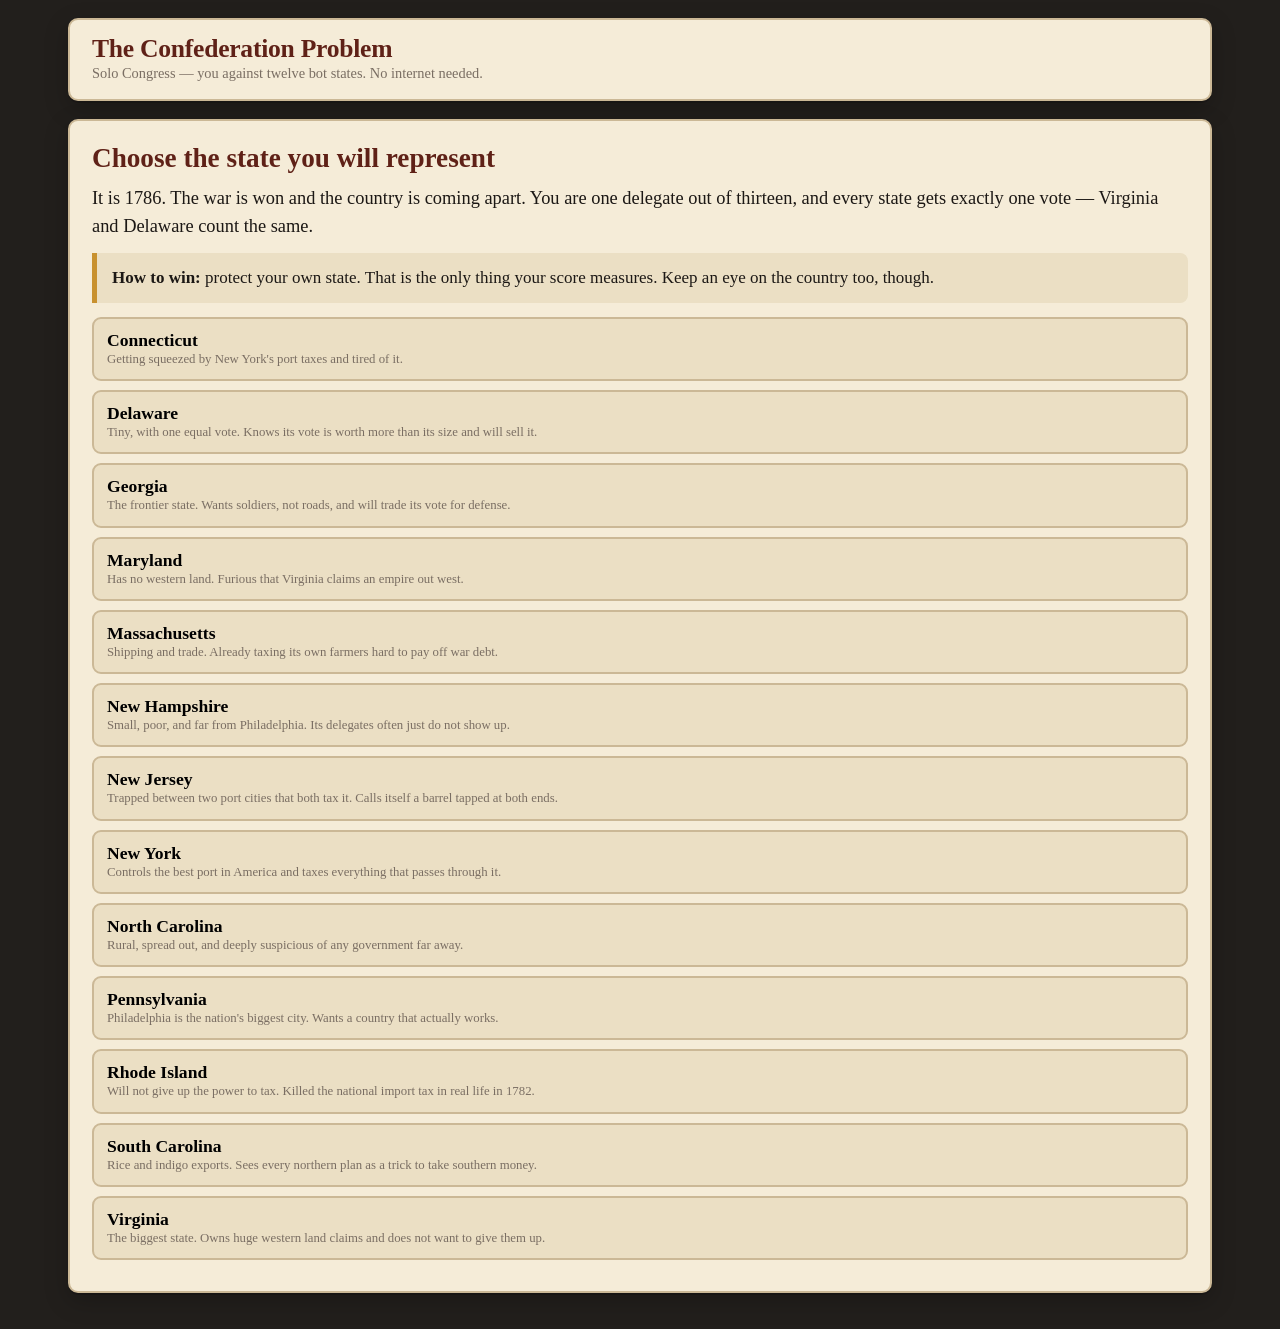
<file: standalone.html>
<!DOCTYPE html>
<html lang="en">
<head>
<meta charset="UTF-8">
<meta name="viewport" content="width=device-width, initial-scale=1">
<title>Solo Congress — The Confederation Problem</title>
<link rel="icon" href="data:image/svg+xml,%3Csvg xmlns=%27http://www.w3.org/2000/svg%27 viewBox=%270 0 32 32%27%3E%3Crect width=%2732%27 height=%2732%27 rx=%276%27 fill=%27%238a3324%27/%3E%3Ctext x=%2716%27 y=%2723%27 font-size=%2719%27 text-anchor=%27middle%27 fill=%27%23f5ecd8%27 font-family=%27Georgia,serif%27%3E13%3C/text%3E%3C/svg%3E">
<style>
/* ============================================================
   THE CONFEDERATION PROBLEM — shared styles
   Built for a classroom projector: heavy weights, high contrast,
   nothing smaller than 15px on a shared screen.
   ============================================================ */
:root{
  --ink:#1c1815; --ink-soft:#4a413a; --ink-faint:#7a6e63;
  --parch:#f5ecd8; --parch-2:#ebdfc4; --parch-3:#e0d0ad;
  --line:#cbb896;
  --slate:#221f1c; --slate-2:#2e2a25;
  --red:#8a3324; --red-dk:#5f2117; --red-lt:#b8503c;
  --gold:#c8912f; --gold-dk:#8f6413;
  --yes:#2f7d4f; --no:#a3342a; --abst:#5c6b7d;
  --shadow:0 2px 0 rgba(0,0,0,.18), 0 8px 24px rgba(0,0,0,.22);
  --r:10px;
}
*{box-sizing:border-box}
html,body{margin:0;padding:0}
body{
  background:var(--slate);
  color:var(--ink);
  font-family:"Iowan Old Style","Palatino Linotype",Palatino,Georgia,"Times New Roman",serif;
  font-size:17px; line-height:1.5;
  -webkit-text-size-adjust:100%;
}
.wrap{max-width:1180px;margin:0 auto;padding:18px}
.wrap-wide{max-width:1560px;margin:0 auto;padding:18px}

/* ---------- surfaces ---------- */
.card{
  background:var(--parch); border:2px solid var(--line);
  border-radius:var(--r); box-shadow:var(--shadow); padding:22px; margin-bottom:18px;
}
.card.tight{padding:14px 16px}
.card.dark{background:var(--slate-2);border-color:#453d34;color:var(--parch)}
.inset{background:var(--parch-2);border:1px dashed var(--line);border-radius:8px;padding:14px}

/* ---------- type ---------- */
h1,h2,h3{margin:0 0 .4em;line-height:1.15;font-weight:700}
h1{font-size:2.5rem;color:var(--red-dk);letter-spacing:-.01em}
h2{font-size:1.7rem;color:var(--red-dk)}
h3{font-size:1.2rem;color:var(--ink)}
p{margin:0 0 .7em}
.lede{font-size:1.15rem}
.small{font-size:.88rem}
.muted{color:var(--ink-faint)}
.eyebrow{
  font-family:ui-sans-serif,system-ui,-apple-system,"Segoe UI",sans-serif;
  font-size:.72rem;font-weight:700;letter-spacing:.14em;text-transform:uppercase;
  color:var(--ink-faint);margin-bottom:.35em
}
.serif-num{font-variant-numeric:tabular-nums}
.center{text-align:center}
mark.gloss{
  background:linear-gradient(transparent 62%, #e6cf94 62%);
  cursor:help;border-bottom:1px dotted var(--gold-dk);padding:0 1px
}

/* ---------- buttons ---------- */
.btn{
  font-family:inherit;font-size:1rem;font-weight:700;
  background:var(--red);color:var(--parch);
  border:2px solid var(--red-dk);border-radius:8px;
  padding:.6em 1.1em;cursor:pointer;transition:.15s;
  box-shadow:0 2px 0 var(--red-dk);
}
.btn:hover:not(:disabled){background:var(--red-dk);transform:translateY(-1px);box-shadow:0 3px 0 #3d150e}
.btn:active:not(:disabled){transform:translateY(1px);box-shadow:none}
.btn:disabled{opacity:.42;cursor:not-allowed;box-shadow:none}
.btn.ghost{background:transparent;color:var(--red-dk);box-shadow:none}
.btn.ghost:hover:not(:disabled){background:rgba(138,51,36,.1);transform:none}
.btn.gold{background:var(--gold);border-color:var(--gold-dk);color:#2b1f06;box-shadow:0 2px 0 var(--gold-dk)}
.btn.gold:hover:not(:disabled){background:var(--gold-dk);color:var(--parch)}
.btn.big{font-size:1.3rem;padding:.8em 1.6em}
.btn.wide{width:100%}
.btn.sm{font-size:.85rem;padding:.4em .7em}
.btn-yes{background:var(--yes);border-color:#1d5233;box-shadow:0 2px 0 #1d5233}
.btn-yes:hover:not(:disabled){background:#1d5233}
.btn-no{background:var(--no);border-color:#6e1f17;box-shadow:0 2px 0 #6e1f17}
.btn-no:hover:not(:disabled){background:#6e1f17}
.btn-abstain{background:var(--abst);border-color:#3a4552;box-shadow:0 2px 0 #3a4552}
.btn-abstain:hover:not(:disabled){background:#3a4552}
.btn-row{display:flex;gap:10px;flex-wrap:wrap}

/* ---------- forms ---------- */
input[type=text],select{
  font-family:inherit;font-size:1.05rem;width:100%;
  background:var(--parch-2);border:2px solid var(--line);border-radius:7px;padding:.55em .8em;color:var(--ink)
}
input[type=text]:focus,select:focus{outline:3px solid var(--gold);outline-offset:1px}
label{display:block;font-weight:700;margin-bottom:.25em;font-size:.9rem}
.field{margin-bottom:14px}

/* ---------- layout helpers ---------- */
.grid{display:grid;gap:16px}
.g2{grid-template-columns:1fr 1fr}
.g3{grid-template-columns:repeat(3,1fr)}
.split{display:grid;grid-template-columns:1fr 340px;gap:18px;align-items:start}
@media (max-width:900px){.g2,.g3,.split{grid-template-columns:1fr}}
.row{display:flex;gap:12px;align-items:center;flex-wrap:wrap}
.spread{display:flex;justify-content:space-between;align-items:center;gap:12px;flex-wrap:wrap}
.hidden{display:none !important}

/* ---------- masthead ---------- */
.masthead{
  background:var(--parch);border:2px solid var(--line);border-radius:var(--r);
  box-shadow:var(--shadow);padding:14px 22px;margin-bottom:18px;
  display:flex;justify-content:space-between;align-items:center;gap:16px;flex-wrap:wrap
}
.masthead h1{font-size:1.6rem;margin:0}
.masthead .sub{font-size:.9rem;color:var(--ink-faint)}
.code-chip{
  font-family:ui-monospace,Menlo,Consolas,monospace;font-size:1.5rem;font-weight:700;
  letter-spacing:.22em;background:var(--slate);color:var(--gold);
  padding:.25em .6em;border-radius:8px
}

/* ---------- meters ---------- */
.meter{background:var(--parch-3);border:1px solid var(--line);border-radius:6px;padding:2px;overflow:hidden}
.meter-bar{height:14px;border-radius:4px;transition:width .6s cubic-bezier(.2,.8,.2,1)}
.m-stab{background:linear-gradient(90deg,#a3342a,#c8912f 45%,#2f7d4f)}
.m-interest{background:#4a3f8b}
.stat{background:var(--parch-2);border:1px solid var(--line);border-radius:8px;padding:10px 12px}
.stat .k{font-size:.72rem;text-transform:uppercase;letter-spacing:.1em;color:var(--ink-faint);font-weight:700;
  font-family:ui-sans-serif,system-ui,sans-serif}
.stat .v{font-size:1.5rem;font-weight:700;font-variant-numeric:tabular-nums;line-height:1.1}

/* ---------- the 13 seats ---------- */
.seats{display:grid;grid-template-columns:repeat(auto-fill,minmax(112px,1fr));gap:10px}
.seat{
  background:var(--parch-2);border:2px solid var(--line);border-radius:9px;
  padding:9px 8px;text-align:center;transition:.25s;position:relative;overflow:hidden
}
.seat .ab{font-size:1.5rem;font-weight:700;line-height:1}
.seat .nm{font-size:.63rem;color:var(--ink-faint);text-transform:uppercase;letter-spacing:.02em;
  font-family:ui-sans-serif,system-ui,sans-serif;font-weight:700;margin-top:2px;
  overflow-wrap:anywhere;hyphens:auto;line-height:1.2}
.seat .vt{font-size:.78rem;font-weight:700;margin-top:5px;
  font-family:ui-sans-serif,system-ui,sans-serif;text-transform:uppercase;letter-spacing:.06em}
.seat.yes{background:#d8ead9;border-color:var(--yes);color:#17452b}
.seat.no{background:#f2d9d4;border-color:var(--no);color:#6e1f17}
.seat.abstain{background:#dee3ea;border-color:var(--abst);color:#333f4d}
.seat.waiting{opacity:.55}
.seat.absent{background:#3a342d;border-color:#241f1a;color:#8d8378}
.seat.absent .nm{color:#6f665c}
.seat.you{outline:4px solid var(--gold);outline-offset:2px}
.seat .tag{
  position:absolute;top:0;right:0;font-size:.55rem;font-weight:700;letter-spacing:.06em;
  padding:2px 5px;border-bottom-left-radius:7px;
  font-family:ui-sans-serif,system-ui,sans-serif;text-transform:uppercase
}
.seat .tag.bot{background:var(--slate);color:var(--parch-3)}
.seat .tag.stu{background:var(--gold);color:#2b1f06}
.seat .paid{font-size:.7rem;font-weight:700;font-family:ui-sans-serif,system-ui,sans-serif;margin-top:3px}
.seat .paid.full{color:#17452b}.seat .paid.half{color:#8f6413}.seat .paid.none{color:#8a2019}

/* ---------- timer ---------- */
.timer{
  font-family:ui-monospace,Menlo,Consolas,monospace;font-size:3rem;font-weight:700;
  font-variant-numeric:tabular-nums;line-height:1;color:var(--ink)
}
.timer.low{color:var(--red);animation:pulse 1s infinite}
@keyframes pulse{50%{opacity:.45}}

/* ---------- ticker ---------- */
.ticker{max-height:230px;overflow-y:auto;font-size:.92rem}
.ticker .line{padding:6px 9px;border-bottom:1px dashed var(--line)}
.ticker .line:last-child{border-bottom:0}
.ticker .line.ok{background:rgba(47,125,79,.11)}
.ticker .line.bad{background:rgba(163,52,42,.11)}

/* ---------- modal ---------- */
.overlay{
  position:fixed;inset:0;background:rgba(15,12,10,.82);z-index:900;
  display:flex;align-items:center;justify-content:center;padding:20px
}
.modal{max-width:820px;width:100%;max-height:92vh;overflow-y:auto}

/* ---------- misc ---------- */
.pill{
  display:inline-block;font-family:ui-sans-serif,system-ui,sans-serif;font-size:.7rem;font-weight:700;
  letter-spacing:.08em;text-transform:uppercase;padding:3px 9px;border-radius:99px;
  background:var(--parch-3);border:1px solid var(--line);color:var(--ink-soft)
}
.pill.hot{background:var(--red);color:var(--parch);border-color:var(--red-dk)}
.pill.good{background:var(--yes);color:#fff;border-color:#1d5233}
.rule{border:0;border-top:2px dashed var(--line);margin:16px 0}
.callout{border-left:5px solid var(--gold);background:var(--parch-2);padding:12px 15px;border-radius:0 8px 8px 0}
.callout.warn{border-left-color:var(--red)}
.hist{
  background:#efe3c7;border:1px solid var(--line);border-left:5px solid var(--gold-dk);
  border-radius:0 8px 8px 0;padding:13px 16px;font-size:.95rem
}
.hist .eyebrow{color:var(--gold-dk)}
table{width:100%;border-collapse:collapse}
th,td{text-align:left;padding:7px 9px;border-bottom:1px solid var(--line)}
th{font-family:ui-sans-serif,system-ui,sans-serif;font-size:.72rem;text-transform:uppercase;
  letter-spacing:.09em;color:var(--ink-faint)}
td.num,th.num{text-align:right;font-variant-numeric:tabular-nums}
ul.clean{list-style:none;padding:0;margin:0}
ul.clean li{padding:5px 0 5px 22px;position:relative}
ul.clean li::before{content:"—";position:absolute;left:0;color:var(--gold-dk);font-weight:700}
.scroll-y{overflow-y:auto}

/* ============================================================
   THE MAP BOARD
   ============================================================ */
.map-wrap{background:#c3d6e0;border:2px solid var(--line);border-radius:var(--r);
  padding:8px;position:relative;overflow:hidden}
.map-wrap.dim{background:#a9c2d0}
.aoc-map{display:block;width:100%;height:auto;max-height:76vh}

.aoc-map .shape{fill:var(--parch);stroke:#6b4a2f;stroke-width:1.3;stroke-linejoin:round;
  transition:fill .45s ease, stroke .45s ease}
.aoc-map .st.neutral .shape{fill:#b9b2a6;stroke:#8c8378}
.aoc-map .st.pending .shape{fill:#efe4cb}
.aoc-map .st.sealed  .shape{fill:#8d7f6b;stroke:#5d5344}
.aoc-map .st.absent  .shape{fill:#4a423a;stroke:#2f2924}
.aoc-map .st.v-yes     .shape{fill:#3f9160;stroke:#1d5233}
.aoc-map .st.v-no      .shape{fill:#b8483a;stroke:#6e1f17}
.aoc-map .st.v-abstain .shape{fill:#8794a3;stroke:#4a5563}
.aoc-map .st.p-full .shape{fill:#3f9160;stroke:#1d5233}
.aoc-map .st.p-half .shape{fill:url(#hatch);stroke:#8f6413}
.aoc-map .st.p-none .shape{fill:#7d2019;stroke:#4a0f0b}
.aoc-map .st.you .shape{stroke:var(--gold);stroke-width:3.5}

.aoc-map .landing .shape{animation:landflash .6s ease}
@keyframes landflash{0%{filter:brightness(2.3)}100%{filter:brightness(1)}}
.aoc-map .landing .ab,.aoc-map .landing .nm,.aoc-map .landing .vt{animation:landpop .6s ease}
@keyframes landpop{0%{opacity:0;transform:translateY(-6px)}60%{opacity:1}100%{opacity:1;transform:none}}
.aoc-map .landing .chipbg{animation:landflash .6s ease}

/* text on the map */
.aoc-map text{font-family:ui-sans-serif,system-ui,-apple-system,"Segoe UI",sans-serif;
  paint-order:stroke fill;pointer-events:none}
.aoc-map .inlabel .ab{font-size:31px;font-weight:800;text-anchor:middle;fill:var(--ink);
  stroke:rgba(255,255,255,.6);stroke-width:3.5px;letter-spacing:.02em}
.aoc-map .inlabel .vt{font-size:15px;font-weight:800;text-anchor:middle;fill:var(--ink-soft);
  stroke:rgba(255,255,255,.55);stroke-width:3px;letter-spacing:.08em}
.aoc-map .inlabel .sub{font-size:13px;font-weight:700;text-anchor:middle;fill:#5f5850;
  stroke:rgba(255,255,255,.45);stroke-width:2.5px}
.aoc-map .inlabel.v-yes .ab,.aoc-map .inlabel.v-yes .vt,
.aoc-map .inlabel.p-full .ab,.aoc-map .inlabel.p-full .vt{fill:#0f3d22;stroke:rgba(255,255,255,.75)}
.aoc-map .inlabel.v-no .ab,.aoc-map .inlabel.v-no .vt,
.aoc-map .inlabel.p-none .ab,.aoc-map .inlabel.p-none .vt{fill:#fff;stroke:rgba(0,0,0,.35)}
.aoc-map .inlabel.absent .ab,.aoc-map .inlabel.absent .vt{fill:#cdc3b6;stroke:rgba(0,0,0,.5)}
.aoc-map .inlabel.v-abstain .ab,.aoc-map .inlabel.v-abstain .vt{fill:#1d242c;stroke:rgba(255,255,255,.6)}

/* chips out in the Atlantic */
.aoc-map .leader{stroke:#5d7b8c;stroke-width:1.6;stroke-dasharray:4 4}
.aoc-map .chipbg{fill:var(--parch);stroke:#6b4a2f;stroke-width:1.6;transition:fill .45s ease}
.aoc-map .chip .ab{font-size:23px;font-weight:800;fill:var(--ink)}
.aoc-map .chip .nm{font-size:13px;font-weight:700;fill:var(--ink-soft);letter-spacing:.03em}
.aoc-map .chip .vt{font-size:14px;font-weight:800;fill:var(--ink-soft);letter-spacing:.09em}
.aoc-map .chip.pending .chipbg{fill:#efe4cb}
.aoc-map .chip.sealed  .chipbg{fill:#8d7f6b}
.aoc-map .chip.absent  .chipbg{fill:#4a423a}
.aoc-map .chip.v-yes     .chipbg{fill:#3f9160;stroke:#1d5233}
.aoc-map .chip.v-no      .chipbg{fill:#b8483a;stroke:#6e1f17}
.aoc-map .chip.v-abstain .chipbg{fill:#8794a3;stroke:#4a5563}
.aoc-map .chip.p-full .chipbg{fill:#3f9160;stroke:#1d5233}
.aoc-map .chip.p-half .chipbg{fill:url(#hatch);stroke:#8f6413}
.aoc-map .chip.p-none .chipbg{fill:#7d2019;stroke:#4a0f0b}
.aoc-map .chip.you .chipbg{stroke:var(--gold);stroke-width:3.5}
.aoc-map .chip.v-yes .ab,.aoc-map .chip.v-yes .nm,.aoc-map .chip.v-yes .vt,
.aoc-map .chip.p-full .ab,.aoc-map .chip.p-full .nm,.aoc-map .chip.p-full .vt{fill:#eafaf0}
.aoc-map .chip.v-no .ab,.aoc-map .chip.v-no .nm,.aoc-map .chip.v-no .vt,
.aoc-map .chip.p-none .ab,.aoc-map .chip.p-none .nm,.aoc-map .chip.p-none .vt,
.aoc-map .chip.absent .ab,.aoc-map .chip.absent .nm,.aoc-map .chip.absent .vt,
.aoc-map .chip.sealed .ab,.aoc-map .chip.sealed .nm,.aoc-map .chip.sealed .vt{fill:#fdf6e6}
.aoc-map .chip.v-abstain .ab,.aoc-map .chip.v-abstain .nm,.aoc-map .chip.v-abstain .vt{fill:#141a20}

/* the running tally that sits over the map */
.tallybar{display:flex;align-items:center;gap:14px;background:var(--slate);color:var(--parch);
  border-radius:9px;padding:10px 15px;margin-bottom:8px;flex-wrap:wrap}
.tallybar .big{font-size:2.1rem;font-weight:800;font-variant-numeric:tabular-nums;line-height:1}
.tallybar .lab{font-family:ui-sans-serif,system-ui,sans-serif;font-size:.66rem;font-weight:700;
  letter-spacing:.13em;text-transform:uppercase;color:#b3a795}
.tallybar .grp{text-align:center;min-width:56px}
.tallybar .grp.yes .big{color:#6ed296}
.tallybar .grp.no .big{color:#f0897a}
.tallybar .grp.ab .big{color:#b9c4d1}
.tallybar .track{flex:1;min-width:170px;height:20px;background:#3d3730;border-radius:99px;
  position:relative;overflow:hidden;border:1px solid #52493f}
.tallybar .fill{height:100%;background:linear-gradient(90deg,#2f7d4f,#5fbf87);
  width:0;transition:width .4s cubic-bezier(.2,.8,.2,1)}
.tallybar .need{position:absolute;top:-3px;bottom:-3px;width:3px;background:var(--gold);
  box-shadow:0 0 0 1px rgba(0,0,0,.4)}
.tallybar .verdict{font-size:1.5rem;font-weight:800;letter-spacing:.04em}
.tallybar .verdict.pass{color:#6ed296}
.tallybar .verdict.fail{color:#f0897a}

/* map legend */
.maplegend{display:flex;gap:14px;flex-wrap:wrap;justify-content:center;margin-top:8px;
  font-family:ui-sans-serif,system-ui,sans-serif;font-size:.72rem;font-weight:700;
  letter-spacing:.06em;text-transform:uppercase;color:var(--ink-faint)}
.maplegend span{display:flex;align-items:center;gap:6px}
.maplegend i{width:15px;height:15px;border-radius:4px;border:1px solid var(--line);display:inline-block}

.viewtabs{display:inline-flex;border:2px solid var(--line);border-radius:8px;overflow:hidden}
.viewtabs button{font-family:ui-sans-serif,system-ui,sans-serif;font-size:.76rem;font-weight:700;
  letter-spacing:.08em;text-transform:uppercase;padding:.45em .9em;border:0;cursor:pointer;
  background:var(--parch-2);color:var(--ink-soft)}
.viewtabs button.on{background:var(--red);color:var(--parch)}
.tallybar .moneybar{text-align:right;padding-left:16px;border-left:2px solid #4a423a;min-width:150px}
.tallybar .moneybar .big{font-size:1.6rem;color:#f0c97a;font-variant-numeric:tabular-nums}
.tallybar .moneybar .lab{color:#b3a795}

/* what a resolution touches for your state (student + solo) */
.touch{display:flex;align-items:center;gap:9px;padding:5px 0;font-size:.95rem}
.touch .arrow{font-weight:800;font-size:1rem;width:15px;text-align:center;flex:0 0 auto}
.touch.pos .arrow{color:#1d5233}
.touch.neg .arrow{color:#9e2f24}
.touch .txt{flex:1}
.touch .mag{font-family:ui-sans-serif,system-ui,sans-serif;font-size:.66rem;font-weight:700;
  letter-spacing:.07em;text-transform:uppercase;color:var(--ink-faint);white-space:nowrap}

/* ============================================================
   THE READ-ALOUD  — the teacher performs this to open a round
   ============================================================ */
.dispatch{
  background:#211d19;color:#f2e8d4;border:2px solid #4a4137;border-left:8px solid var(--gold);
  border-radius:var(--r);padding:22px 26px;margin-bottom:18px;box-shadow:var(--shadow);
  position:relative
}
.dispatch .cuehead{display:flex;justify-content:space-between;align-items:center;gap:14px;
  flex-wrap:wrap;margin-bottom:14px;padding-bottom:10px;border-bottom:1px dashed #4a4137}
.dispatch .dateline{font-family:ui-sans-serif,system-ui,-apple-system,sans-serif;
  font-size:.78rem;font-weight:800;letter-spacing:.18em;text-transform:uppercase;color:var(--gold)}
.dispatch .badge{font-family:ui-sans-serif,system-ui,sans-serif;font-size:.66rem;font-weight:800;
  letter-spacing:.13em;text-transform:uppercase;color:#a39683;white-space:nowrap}
.dispatch p{font-size:1.28rem;line-height:1.62;margin:0 0 .82em;color:#f2e8d4;
  text-wrap:pretty;max-width:62ch}
.dispatch p:last-child{margin-bottom:0}
.dispatch p:last-child{color:var(--gold);font-style:italic}
.dispatch .tools{margin-top:14px;padding-top:12px;border-top:1px dashed #4a4137;
  display:flex;gap:9px;flex-wrap:wrap}
.dispatch .tools .btn{background:#3a332b;border-color:#574d41;color:#f2e8d4;box-shadow:none}
.dispatch .tools .btn:hover:not(:disabled){background:#4a4137;transform:none}

/* presenter mode: bigger for the back row */
.dispatch.big p{font-size:1.72rem;line-height:1.55;max-width:none}
.dispatch.big .dateline{font-size:.95rem}

/* students follow along while the teacher reads */
.dispatch.follow{border-left-color:#8c7a5c}
.dispatch.follow p{font-size:1.12rem}

.replay-narr{margin-bottom:14px}

/* ============================================================
   THE QUESTION + WHAT EACH OUTCOME DOES
   Students must be able to say, before voting, exactly what
   they are deciding and what either answer actually causes.
   ============================================================ */
.thequestion{background:var(--slate);color:var(--parch);border-radius:10px;
  padding:14px 18px;margin:14px 0}
.thequestion .lab{font-family:ui-sans-serif,system-ui,sans-serif;font-size:.66rem;font-weight:800;
  letter-spacing:.14em;text-transform:uppercase;color:var(--gold);margin-bottom:5px}
.thequestion .q{font-size:1.32rem;font-weight:700;line-height:1.35}

.outcomes{display:grid;grid-template-columns:1fr 1fr;gap:12px;margin-top:14px}
@media(max-width:760px){.outcomes{grid-template-columns:1fr}}
.outcome{border-radius:9px;padding:12px 14px;border:2px solid}
.outcome.pass{background:#e4efe6;border-color:#2f7d4f}
.outcome.fail{background:#f6e0da;border-color:#a3342a}
.outcome .h{font-family:ui-sans-serif,system-ui,sans-serif;font-size:.7rem;font-weight:800;
  letter-spacing:.1em;text-transform:uppercase;margin-bottom:5px}
.outcome.pass .h{color:#1d5233}
.outcome.fail .h{color:#8a2019}
.outcome p{margin:0;font-size:.98rem;line-height:1.45}
.nocost{font-size:.9rem;color:var(--ink-soft);line-height:1.45}

/* ============================================================
   THE FIRST-RUN TOUR (student + solo)
   ============================================================ */
/* ---- first-run tour ---- */
#tour{position:fixed;inset:0;z-index:300}
.tour-block{position:fixed;inset:0;z-index:300;cursor:default}
.tour-hole{position:fixed;z-index:301;border-radius:12px;pointer-events:none;
  box-shadow:0 0 0 9999px rgba(12,10,8,.76);transition:all .32s cubic-bezier(.2,.8,.2,1);
  outline:3px solid var(--gold);outline-offset:2px}
.tour-card{position:fixed;z-index:302;width:min(340px,calc(100vw - 28px));
  max-height:calc(100vh - 16px);overflow-y:auto;
  background:var(--parch);border:2px solid var(--line);border-radius:12px;
  box-shadow:0 12px 32px rgba(0,0,0,.45);padding:16px 18px;
  transition:top .32s cubic-bezier(.2,.8,.2,1), left .32s cubic-bezier(.2,.8,.2,1)}
.tour-card .step{font-family:ui-sans-serif,system-ui,sans-serif;font-size:.66rem;font-weight:800;
  letter-spacing:.13em;text-transform:uppercase;color:var(--ink-faint);margin-bottom:5px}
.tour-card h4{margin:0 0 6px;font-size:1.18rem;color:var(--red-dk);line-height:1.2}
.tour-card p{margin:0 0 13px;font-size:.98rem;line-height:1.45}
.tour-card .row{display:flex;gap:9px;align-items:center}
.tour-card .btn{flex:0 0 auto}
.tour-card .skip{margin-left:auto;background:none;border:0;font-family:inherit;
  font-size:.86rem;color:var(--ink-faint);text-decoration:underline;cursor:pointer;padding:4px}
.tour-card .skip:hover{color:var(--red)}
@media (prefers-reduced-motion:reduce){
  .tour-hole,.tour-card{transition:none}
}
.tourbtn{background:none;border:1px solid rgba(245,236,216,.35);color:var(--parch);
  font-family:ui-sans-serif,system-ui,sans-serif;font-size:.66rem;font-weight:700;
  letter-spacing:.09em;text-transform:uppercase;border-radius:99px;padding:3px 9px;cursor:pointer}
.tourbtn:hover{background:rgba(245,236,216,.16)}



  .vote-row{display:grid;grid-template-columns:1fr 1fr 1fr;gap:12px}
  .vote-row .btn{font-size:1.3rem;padding:1em .5em;width:100%}
  @media(max-width:600px){.vote-row{grid-template-columns:1fr}}
  .claim{display:block;width:100%;text-align:left;background:var(--parch-2);border:2px solid var(--line);
    border-radius:9px;padding:11px 13px;cursor:pointer;font-family:inherit;font-size:1rem;margin-bottom:9px;transition:.15s}
  .claim:hover{border-color:var(--gold);background:var(--parch-3)}
  .claim .t{font-weight:700;font-size:1.1rem}
  .claim .d{font-size:.8rem;color:var(--ink-faint);line-height:1.35}
  .faction{background:var(--parch-2);border:1px solid var(--line);border-left:5px solid var(--gold-dk);
    border-radius:0 8px 8px 0;padding:11px 14px}
  .bill{display:flex;justify-content:space-between;padding:7px 0;border-bottom:1px dashed var(--line)}
  .bill:last-child{border:0}
  .deal-form{display:grid;grid-template-columns:1fr 1fr auto;gap:9px;align-items:end}
  @media(max-width:700px){.deal-form{grid-template-columns:1fr}}

</style>
</head>
<body>

<div class="wrap">
  <div class="masthead">
    <div>
      <h1 id="mast">The Confederation Problem</h1>
      <div class="sub" id="sub">Solo Congress — you against twelve bot states. No internet needed.</div>
    </div>
    <div class="row" id="stats"></div>
  </div>

  <section id="s-pick">
    <div class="card">
      <h2>Choose the state you will represent</h2>
      <p class="lede">It is 1786. The war is won and the country is coming apart. You are one delegate out of
      thirteen, and every state gets exactly one vote — Virginia and Delaware count the same.</p>
      <div class="callout"><strong>How to win:</strong> protect your own state. That is the only thing your
      score measures. Keep an eye on the country too, though.</div>
      <div id="pick-list" style="margin-top:14px"></div>
    </div>
  </section>

  <section id="s-play" class="hidden">
    <div class="card" id="dossier">
      <div class="spread">
        <div class="eyebrow">Your state</div>
        <button class="btn ghost sm" id="tour-btn">Show me around</button>
      </div>
      <h2 id="d-name"></h2>
      <p id="d-bg"></p>
      <div class="callout warn"><div class="eyebrow">Your objective</div><div id="d-obj" style="font-size:1.05rem"></div></div>
      <div class="grid g2" id="d-fac" style="margin-top:12px"></div>
    </div>

    <div class="dispatch" id="dispatch">
      <div class="cuehead">
        <span class="dateline" id="dsp-dateline"></span>
        <span class="badge">Read this before you decide</span>
      </div>
      <div id="dsp-body"></div>
    </div>

    <div class="card">
      <div class="spread">
        <div class="eyebrow" id="r-eye">Resolution 1</div>
        <span class="pill hot" id="r-rule"></span>
      </div>
      <h2 id="r-title"></h2>
      <p class="lede" id="r-brief"></p>
      <div class="inset" id="r-detail"></div>

      <div class="thequestion">
        <div class="lab">You are voting on this</div>
        <div class="q" id="r-question">—</div>
      </div>

      <div class="outcomes">
        <div class="outcome pass"><div class="h">If it passes</div><p id="r-ifpass"></p></div>
        <div class="outcome fail"><div class="h">If it fails</div><p id="r-iffail"></p></div>
      </div>
    </div>

    <div class="card" id="cost-card">
      <div class="grid g2">
        <div id="cost-wrap">
          <div class="eyebrow">What this costs you</div>
          <div id="cost-body"></div>
        </div>
        <div>
          <div class="eyebrow">What this touches for your state</div>
          <div id="touch-body"></div>
        </div>
      </div>
    </div>

    <div class="card">
      <h3>The argument</h3>
      <div class="grid g2">
        <div class="inset" style="border-left:5px solid var(--yes)">
          <div class="eyebrow" style="color:#1d5233">A reason to vote yes</div><div id="r-yes"></div></div>
        <div class="inset" style="border-left:5px solid var(--no)">
          <div class="eyebrow" style="color:#8a2019">A reason to vote no</div><div id="r-no"></div></div>
      </div>
    </div>

    <div class="card" id="deal-card">
      <div class="spread"><h3 style="margin:0">Work the room</h3><span class="pill" id="deal-left"></span></div>
      <p class="small muted">You need nine states. You cannot get there alone — go buy some votes.</p>
      <div class="deal-form">
        <div class="field" style="margin:0"><label for="dt">Offer to</label><select id="dt"></select></div>
        <div class="field" style="margin:0"><label for="do">You offer</label><select id="do"></select></div>
        <button class="btn" id="dsend">Send</button>
      </div>
      <div class="ticker inset" id="dlog" style="margin-top:12px"></div>
      <hr class="rule">
      <div class="eyebrow">Where the room stands right now</div>
      <div class="seats" id="lean"></div>
      <p class="small muted" style="margin-top:8px">This is your read of the room. Bots can still surprise you.</p>
    </div>

    <div class="card" id="vote-card">
      <h3 class="center">How does <span id="vote-state"></span> vote?</h3>
      <div class="vote-row">
        <button class="btn btn-yes" onclick="SV('Yes')">YES</button>
        <button class="btn btn-no" onclick="SV('No')">NO</button>
        <button class="btn btn-abstain" onclick="SV('Abstain')">ABSTAIN</button>
      </div>
    </div>

    <div class="card hidden" id="seat-card">
      <div class="spread"><h3 style="margin:0" id="seat-head">The vote</h3>
        <div class="row">
          <span class="pill" id="seat-pill"></span>
          <button class="btn ghost sm" id="replay-btn">Replay the roll call</button>
        </div>
      </div>
      <div class="tallybar" id="tallybar">
        <div class="grp yes"><div class="big" id="t-yes">0</div><div class="lab">Yes</div></div>
        <div class="grp no"><div class="big" id="t-no">0</div><div class="lab">No</div></div>
        <div class="grp ab"><div class="big" id="t-ab">0</div><div class="lab">Abstain</div></div>
        <div class="track"><div class="fill" id="t-fill"></div><div class="need" id="t-need"></div></div>
        <div class="verdict" id="t-verdict"></div>
        <div class="moneybar hidden" id="t-money">
          <div class="lab">Money actually arriving</div>
          <div class="big" id="t-money-val">$0</div>
          <div class="lab" id="t-money-of">of $0</div>
        </div>
      </div>
      <div class="map-wrap" id="map-view"></div>
      <div class="maplegend" id="map-legend"></div>
    </div>

    <div class="card hidden" id="pay-card" style="border-color:var(--red);border-width:3px">
      <div class="eyebrow" style="color:var(--red)">Congress said yes. Now decide for real.</div>
      <h2>Are you actually going to send the money?</h2>
      <p class="lede" id="pay-owed"></p>
      <div class="callout warn"><p style="margin:0"><strong>Nobody can make you pay.</strong> There is no
      president to enforce this and no national court to take you to. Refuse, and nothing happens to you.</p></div>
      <div class="vote-row" style="margin-top:14px">
        <button class="btn btn-yes" onclick="SP('full')">PAY IN FULL</button>
        <button class="btn gold" onclick="SP('half')">PAY HALF</button>
        <button class="btn btn-no" onclick="SP('none')">PAY NOTHING</button>
      </div>
    </div>

    <div class="card hidden" id="out-card">
      <h2 id="out-head"></h2>
      <p class="lede" id="out-narr"></p>
      <div id="out-money" class="hidden">
        <div class="grid g3">
          <div class="stat"><div class="k">Congress asked</div><div class="v" id="o-ask"></div></div>
          <div class="stat"><div class="k">Congress got</div><div class="v" id="o-got"></div></div>
          <div class="stat"><div class="k">That is</div><div class="v" id="o-pct"></div></div>
        </div>
        <div class="ticker inset" id="o-excuses" style="margin-top:12px"></div>
      </div>
      <div class="hist" style="margin-top:14px"><div class="eyebrow">What actually happened</div>
        <div id="o-hist"></div></div>
      <button class="btn big wide" id="next-btn" style="margin-top:16px">Continue</button>
    </div>
  </section>

  <section id="s-end" class="hidden"></section>
</div>
<script>
/* =========================================================================
   THE CONFEDERATION PROBLEM  —  Shared Game Data
   Classic script (no modules) so it also works from a local file:// copy.
   Everything hangs off window.AOC.
   ========================================================================= */
(function () {
  "use strict";

  /* ----------------------------------------------------------------------
     TAGS
     Every resolution is tagged. Every bot state has an opinion about every
     tag. A bot's vote is the dot product of the two. This keeps bot behavior
     predictable enough that students can learn to negotiate with them.
     ---------------------------------------------------------------------- */
  var TAGS = [
    "taxation",         // does this take money out of state pockets?
    "national_power",   // does this make Congress stronger?
    "state_sovereignty",// does this protect a state's right to decide for itself?
    "trade_regulation", // does this touch who controls trade?
    "military",         // does this pay for soldiers or defense?
    "debt_honor",       // does this pay what we already promised?
    "north_economy",    // helps northern shipping/manufacturing
    "south_economy",    // helps southern farming/plantations
    "small_state",      // helps states with little land or few people
    "west_expansion"    // touches western land claims
  ];

  /* ----------------------------------------------------------------------
     THE THIRTEEN STATES
     share      = percent of a land-value requisition (Resolution 1)
     popShare   = percent of a population requisition (Resolution 4)
     treasury   = starting money
     motto      = the one line shown on the projector so students can read
                  a bot's personality before they negotiate with it
     ---------------------------------------------------------------------- */
  var STATES = [
    {
      name: "Virginia", abbr: "VA", region: "South", size: "Large",
      share: 16, popShare: 19, treasury: 400000,
      motto: "The biggest state. Owns huge western land claims and does not want to give them up.",
      background: "You are the largest and richest state. Your land claims stretch west past the Ohio River. Because you are big, every tax based on land or people costs you the most. Other states are jealous of your power and suspicious of your western claims.",
      objective: "Protect your western land. Look like a leader, but do not let the small states drain your treasury.",
      factions: [
        { name: "Tidewater Planters", wants: "Keep taxes low. We already carry the heaviest load." },
        { name: "Western Settlers", wants: "Defend the frontier and keep the Mississippi River open." }
      ],
      bot: {
        weights: { taxation: -4, national_power: 2, state_sovereignty: 5, trade_regulation: 1, military: 3, debt_honor: 5, north_economy: 0, south_economy: 6, small_state: -3, west_expansion: 8 },
        stubbornness: 0.7, absenceChance: 0.02, prideInNation: 0.55
      }
    },
    {
      name: "Massachusetts", abbr: "MA", region: "North", size: "Large",
      share: 13, popShare: 12, treasury: 325000,
      motto: "Shipping and trade. Already taxing its own farmers hard to pay off war debt.",
      background: "Your merchants and ships are the heart of your economy. You borrowed heavily during the war, and you are taxing your own farmers hard to pay it back. Those farmers are angry, and some of them are veterans who still have not been paid.",
      objective: "Protect trade and shipping. Keep your farmers from exploding.",
      factions: [
        { name: "Boston Merchants", wants: "Free trade between states and a country that pays its debts." },
        { name: "Western Farmers", wants: "Stop taxing us. We are losing our farms to the courts." }
      ],
      bot: {
        weights: { taxation: -2, national_power: 3, state_sovereignty: 2, trade_regulation: 6, military: 4, debt_honor: 7, north_economy: 7, south_economy: -1, small_state: -1, west_expansion: 0 },
        stubbornness: 0.5, absenceChance: 0.03, prideInNation: 0.7
      }
    },
    {
      name: "Pennsylvania", abbr: "PA", region: "Middle", size: "Large",
      share: 12, popShare: 11, treasury: 300000,
      motto: "Philadelphia is the nation's biggest city. Wants a country that actually works.",
      background: "Philadelphia is the largest city in the country and the home of Congress. Your merchants, farmers, and ironworkers all depend on trade moving smoothly. You are one of the few states that usually pays what Congress asks.",
      objective: "Keep the country together and keep trade flowing through your city.",
      factions: [
        { name: "Philadelphia Merchants", wants: "A stable country with good credit and open roads." },
        { name: "Frontier Farmers", wants: "Protection from raids and lower taxes." }
      ],
      bot: {
        weights: { taxation: -2, national_power: 5, state_sovereignty: 1, trade_regulation: 6, military: 3, debt_honor: 6, north_economy: 6, south_economy: 1, small_state: 0, west_expansion: 2 },
        stubbornness: 0.4, absenceChance: 0.03, prideInNation: 0.8
      }
    },
    {
      name: "New York", abbr: "NY", region: "Middle", size: "Large",
      share: 9, popShare: 8, treasury: 225000,
      motto: "Controls the best port in America and taxes everything that passes through it.",
      background: "You control the finest harbor on the continent. Almost everything shipped to New Jersey and Connecticut passes through your port, and you tax all of it. That tax money pays your bills. If Congress ever got the power to tax imports, you would lose your best source of income.",
      objective: "Protect your port income. Never let Congress take over trade taxes.",
      factions: [
        { name: "Port Officials", wants: "Keep our tariffs. They pay for our whole government." },
        { name: "Hudson Valley Landowners", wants: "Stay out of other people's wars and debts." }
      ],
      bot: {
        weights: { taxation: -5, national_power: -3, state_sovereignty: 7, trade_regulation: -8, military: 1, debt_honor: 4, north_economy: 5, south_economy: 0, small_state: -4, west_expansion: 1 },
        stubbornness: 0.85, absenceChance: 0.02, prideInNation: 0.35,
        redLines: ["import_tax"]
      }
    },
    {
      name: "Maryland", abbr: "MD", region: "Middle", size: "Medium",
      share: 8, popShare: 8, treasury: 200000,
      motto: "Has no western land. Furious that Virginia claims an empire out west.",
      background: "Your borders are fixed. You cannot grow west, but Virginia claims land all the way to the Mississippi. You refused to sign the Articles of Confederation for years over exactly this. You believe western land was won by everyone's soldiers and should belong to everyone.",
      objective: "Stop the big states from building western empires.",
      factions: [
        { name: "Chesapeake Traders", wants: "Fair trade rules and a working country." },
        { name: "Land Company Investors", wants: "Force Virginia to give up the west." }
      ],
      bot: {
        weights: { taxation: -3, national_power: 4, state_sovereignty: 2, trade_regulation: 4, military: 2, debt_honor: 4, north_economy: 2, south_economy: 3, small_state: 6, west_expansion: -9 },
        stubbornness: 0.6, absenceChance: 0.05, prideInNation: 0.6
      }
    },
    {
      name: "Connecticut", abbr: "CT", region: "North", size: "Medium",
      share: 8, popShare: 7, treasury: 200000,
      motto: "Getting squeezed by New York's port taxes and tired of it.",
      background: "Your farmers and traders have to send goods through New York, and New York taxes them every time. You are losing money to a neighbor. You also have a violent land dispute with Pennsylvania in the Wyoming Valley.",
      objective: "Break New York's grip on trade without handing your power to Congress.",
      factions: [
        { name: "River Merchants", wants: "End New York's tariffs. They are robbing us." },
        { name: "Town Meetings", wants: "No new taxes from anybody, including Congress." }
      ],
      bot: {
        weights: { taxation: -4, national_power: 1, state_sovereignty: 5, trade_regulation: 7, military: 2, debt_honor: 4, north_economy: 5, south_economy: 0, small_state: 4, west_expansion: 2 },
        stubbornness: 0.6, absenceChance: 0.05, prideInNation: 0.5
      }
    },
    {
      name: "North Carolina", abbr: "NC", region: "South", size: "Medium",
      share: 8, popShare: 10, treasury: 200000,
      motto: "Rural, spread out, and deeply suspicious of any government far away.",
      background: "Your state is mostly small farms spread over a long distance. You have very little cash money. Settlers in your western territory have already tried to break away and form their own state. You do not trust distant governments, and Congress feels very distant.",
      objective: "Pay as little as possible. Keep control of your own territory.",
      factions: [
        { name: "Backcountry Farmers", wants: "No taxes. We barely have coins to begin with." },
        { name: "Coastal Planters", wants: "Protect our exports and our land claims." }
      ],
      bot: {
        weights: { taxation: -6, national_power: -3, state_sovereignty: 7, trade_regulation: 1, military: 2, debt_honor: 2, north_economy: -2, south_economy: 6, small_state: 1, west_expansion: 4 },
        stubbornness: 0.75, absenceChance: 0.10, prideInNation: 0.3
      }
    },
    {
      name: "South Carolina", abbr: "SC", region: "South", size: "Medium",
      share: 7, popShare: 6, treasury: 175000,
      motto: "Rice and indigo exports. Sees every northern plan as a trick to take southern money.",
      background: "Your wealth comes from rice and indigo grown on plantations and shipped overseas. Anything that raises the cost of shipping or of imported goods hurts you directly. You are convinced the northern states use Congress to move southern money north.",
      objective: "Block northern economic schemes. Protect your export trade.",
      factions: [
        { name: "Lowcountry Planters", wants: "Free export trade and no interference." },
        { name: "Charleston Merchants", wants: "Cheap imported goods and open ports." }
      ],
      bot: {
        weights: { taxation: -7, national_power: -4, state_sovereignty: 8, trade_regulation: -2, military: 3, debt_honor: 2, north_economy: -4, south_economy: 8, small_state: 0, west_expansion: 2 },
        stubbornness: 0.8, absenceChance: 0.06, prideInNation: 0.3
      }
    },
    {
      name: "New Jersey", abbr: "NJ", region: "Middle", size: "Small",
      share: 6, popShare: 6, treasury: 150000,
      motto: "Trapped between two port cities that both tax it. Calls itself a barrel tapped at both ends.",
      background: "You have no major port of your own. Goods coming to you pass through New York or Philadelphia, and both of them tax you on the way. People call your state a barrel tapped at both ends. You are desperate for national trade rules because you cannot win this fight alone.",
      objective: "Get national trade rules. You are being strangled by your neighbors.",
      factions: [
        { name: "Farmers", wants: "Stop the tariffs that eat our profits." },
        { name: "Assembly Leaders", wants: "Any national rule that stops New York." }
      ],
      bot: {
        weights: { taxation: -3, national_power: 5, state_sovereignty: 0, trade_regulation: 9, military: 1, debt_honor: 3, north_economy: 3, south_economy: 0, small_state: 7, west_expansion: 0 },
        stubbornness: 0.35, absenceChance: 0.05, prideInNation: 0.65
      }
    },
    {
      name: "New Hampshire", abbr: "NH", region: "North", size: "Small",
      share: 4, popShare: 4, treasury: 100000,
      motto: "Small, poor, and far from Philadelphia. Its delegates often just do not show up.",
      background: "You are a small northern state with timber, fishing, and not much cash. Philadelphia is a long, expensive trip. Your state legislature does not always bother to send delegates, and sometimes cannot afford to pay them.",
      objective: "Survive. Do not spend money you do not have.",
      factions: [
        { name: "Timber and Fishing Interests", wants: "Protect our coast and our trade." },
        { name: "Town Farmers", wants: "Keep our money at home." }
      ],
      bot: {
        weights: { taxation: -5, national_power: 0, state_sovereignty: 4, trade_regulation: 3, military: 1, debt_honor: 3, north_economy: 4, south_economy: 0, small_state: 5, west_expansion: 0 },
        stubbornness: 0.5, absenceChance: 0.28, prideInNation: 0.45
      }
    },
    {
      name: "Georgia", abbr: "GA", region: "South", size: "Small",
      share: 3, popShare: 3, treasury: 75000,
      motto: "The frontier state. Wants soldiers, not roads, and will trade its vote for defense.",
      background: "You are the newest, smallest, and most exposed state. Spain holds Florida on your southern border and disputes your western boundary. You face constant conflict on your frontier. You need soldiers far more than you need anything else Congress talks about.",
      objective: "Get military help for your frontier. Vote for anyone who protects you.",
      factions: [
        { name: "Frontier Militia", wants: "Soldiers and forts, right now." },
        { name: "Savannah Planters", wants: "Low taxes and open export trade." }
      ],
      bot: {
        weights: { taxation: -5, national_power: -1, state_sovereignty: 5, trade_regulation: 0, military: 10, debt_honor: 1, north_economy: -2, south_economy: 5, small_state: 4, west_expansion: 3 },
        stubbornness: 0.45, absenceChance: 0.12, prideInNation: 0.35
      }
    },
    {
      name: "Rhode Island", abbr: "RI", region: "North", size: "Small",
      share: 3, popShare: 3, treasury: 75000,
      motto: "Will not give up the power to tax. Killed the national import tax in real life in 1782.",
      background: "You are the smallest state, and you guard your independence fiercely. You make real money from your own port taxes. In 1782 your state, alone, blocked a national import tax that all twelve other states had approved. You did not blink then and you will not blink now.",
      objective: "Never let Congress get the power to tax. You are the last line of defense.",
      factions: [
        { name: "Newport Merchants", wants: "Keep our own port taxes. They fund everything." },
        { name: "Country Party", wants: "No outside government touches our money. Ever." }
      ],
      bot: {
        weights: { taxation: -10, national_power: -10, state_sovereignty: 10, trade_regulation: -6, military: -1, debt_honor: 0, north_economy: 3, south_economy: 0, small_state: 6, west_expansion: 0 },
        stubbornness: 0.97, absenceChance: 0.04, prideInNation: 0.15,
        redLines: ["import_tax", "amendment"]
      }
    },
    {
      name: "Delaware", abbr: "DE", region: "Middle", size: "Small",
      share: 3, popShare: 3, treasury: 75000,
      motto: "Tiny, with one equal vote. Knows its vote is worth more than its size and will sell it.",
      background: "You are one of the smallest states in the country, but under the Articles you get exactly one vote, the same as Virginia. That vote is the most valuable thing you own. You have learned to trade it for whatever your state needs.",
      objective: "Use your one vote to get the best deal you can. Equal voting is everything.",
      factions: [
        { name: "Wilmington Traders", wants: "Whatever keeps goods cheap and moving." },
        { name: "Assembly", wants: "Protect equal voting for small states, at all costs." }
      ],
      bot: {
        weights: { taxation: -3, national_power: 1, state_sovereignty: 3, trade_regulation: 4, military: 1, debt_honor: 3, north_economy: 2, south_economy: 1, small_state: 9, west_expansion: -4 },
        stubbornness: 0.18, absenceChance: 0.06, prideInNation: 0.5
      }
    }
  ];

  /* ----------------------------------------------------------------------
     THE FOUR RESOLUTIONS
     Each one isolates a different structural weakness, and they build on
     each other. Round 4's crisis is paid for out of the treasury that
     Round 1's broken promises drained.
     ---------------------------------------------------------------------- */
  var RESOLUTIONS = [
    {
      id: "debt",
      ifPasses: "Congress sends the request out to all thirteen states. Then every state decides on its own whether to actually send the money. No court can make them and no president can collect it.",
      ifFails: "Congress does not even ask. France is told that no payment is coming. American credit in Europe collapses, and every merchant here who borrows from abroad pays for it.",
      narration: {
        dateline: "Philadelphia \u00b7 January 1786",
        lines: [
          "The letter from Paris came this morning. It is extremely polite, and it is a threat.",
          "France lent us millions to win our war. French ships sealed the bay at Yorktown. French soldiers died in our fields. The loan came due two years ago, and we have not sent them one dollar.",
          "You are the Congress of the United States. Look around the room. There is no president in it. There is no court. There is no treasury with money in it. There are thirteen delegations and a bill nobody here can pay.",
          "Congress may ask the states for money. Congress may not make them send it.",
          "The floor is open."
        ]
      },
      number: 1,
      title: "Paying the War Debt",
      subtitle: "A requisition of $1,000,000",
      voteRule: "nine",         // 9 of 13 needed
      compliance: true,          // states privately decide whether to actually pay
      complianceBasis: "share",  // apportioned by land value
      complianceTotal: 1000000,
      civicBias: 4.4,
      teaches: "Congress had no power to tax.",
      // Plain-language framing for students
      brief: "The war is over, but the bills are not paid. We borrowed millions from France and Spain to win our independence. Now they want their money back, and Congress does not have it.",
      detail: "Congress cannot tax anybody. The only thing it can do is ask the states for money. That request is called a requisition. Each state's share is based on the value of its land. Congress is asking for $1,000,000 total.\n\nHere is the important part: a requisition is a request, not a bill. There is no national court to sue you and no president to send anyone after you. If your state votes yes and then does not pay, nothing happens to you.",
      question: "Should Congress send this requisition to the states?",
      yesCase: "If we do not pay, no country in the world will ever lend to us again. Our word is worthless. Our merchants lose credit everywhere.",
      noCase: "This share is unfair to my state. Let the states that borrowed the most pay the most. My people have already given enough.",
      glossary: ["requisition", "credit"],
      tags: { taxation: 4, national_power: 3, debt_honor: 9, state_sovereignty: -2, north_economy: 2, south_economy: 0, small_state: 0, military: 0, trade_regulation: 0, west_expansion: 0 },
      failText: "Congress does not even send the request. France is told there will be no payment at all this year.",
      passText: "The requisition is approved. Now each state decides, on its own, whether to actually send the money."
    },
    {
      id: "trade",
      ifPasses: "Congress sends every state a polite request to drop its tariffs on other states. New York does not have to listen, and Congress has no way to make it. The trade war does not actually stop.",
      ifFails: "The trade war spreads. More states start taxing their neighbors' goods to get even, prices rise everywhere, and states begin treating each other like foreign countries.",
      narration: {
        dateline: "New York Harbor \u00b7 March 1786",
        lines: [
          "A farmer in New Jersey loaded a wagon with grain and drove it to the docks. New York taxed him for crossing. He paid, sold his grain for less than it cost him to grow, and went home angry.",
          "New Jersey struck back last week. There is a lighthouse out on Sandy Hook that New York built and New York owns, and it stands on Jersey sand. New Jersey has started taxing it.",
          "Understand what you are looking at. This is not two countries fighting. These are two American states, and they are doing this to each other on purpose, and the men who did it were cheered at home.",
          "Congress may ask them to stop. Asking is the entire power Congress has here.",
          "The floor is open."
        ]
      },
      number: 2,
      title: "The Trade War",
      subtitle: "A resolution asking states to stop taxing each other",
      voteRule: "nine",
      compliance: false,
      teaches: "Congress had no power to regulate trade between states.",
      brief: "The states are treating each other like foreign countries. New York taxes every shipment that passes through its port on the way to New Jersey and Connecticut. New Jersey struck back by taxing a lighthouse New York owns on the Jersey shore.",
      detail: "Trade between states is breaking down. States are putting taxes, called tariffs, on each other's goods. Prices are rising and merchants are furious.\n\nCongress has no power over trade at all. It cannot order New York to stop. The most it can do is pass a resolution politely asking every state to drop its tariffs on other states.\n\nEven if this passes with all thirteen votes, it is still only a request.",
      question: "Should Congress ask the states to stop taxing each other's goods?",
      yesCase: "We are supposed to be one country. If we keep taxing each other, we will all be poor together.",
      noCase: "Our port is our property. The taxes we collect there pay for our government. No outside body tells us what to do with our own harbor.",
      glossary: ["tariff", "resolution"],
      tags: { taxation: -1, national_power: 4, trade_regulation: 9, state_sovereignty: -4, north_economy: 3, south_economy: 1, small_state: 5, debt_honor: 0, military: 0, west_expansion: 0 },
      failText: "The trade war continues and gets worse. More states begin taxing their neighbors.",
      passText: "The resolution passes. It is a polite request, and Congress cannot enforce it."
    },
    {
      id: "impost",
      ifPasses: "The Articles are amended. Congress collects its own money for the first time and stops depending on the states. In real life this never happened.",
      ifFails: "Nothing changes. Congress stays broke and goes on begging. Any single state that wants to block a fix can keep blocking it forever.",
      narration: {
        dateline: "Philadelphia \u00b7 July 1786",
        lines: [
          "Five years of asking. Five years of writing to the states for money and watching most of it never arrive.",
          "There is one way out and every delegate in this room already knows it. Give Congress a tax of its own. Five dollars on every hundred dollars of foreign goods that crosses a dock. Small, steady, and ours \u2014 so that we never have to beg again.",
          "But this changes the Articles themselves, and Article Thirteen is not vague about what that costs.",
          "Not nine states. Not twelve.",
          "All thirteen. Every delegation in this room. Any one of you can end this by folding your arms and saying nothing.",
          "Look around and decide who that is going to be."
        ]
      },
      number: 3,
      title: "The Import Tax Amendment",
      subtitle: "A 5% tax on imported goods — requires all 13 states",
      voteRule: "unanimous",     // 13 of 13
      compliance: false,
      teaches: "Changing the Articles required all thirteen states to agree.",
      brief: "Begging the states for money has failed. There is one real fix: give Congress its own source of income. The proposal is a 5% tax on goods imported from other countries, collected by Congress.",
      detail: "This would finally give Congress money of its own. It would not have to ask anymore. Debts could be paid, soldiers could be supplied, and the country would have real credit.\n\nBut this changes the Articles of Confederation themselves. Under Article XIII, an amendment requires the agreement of every single state. Not nine. All thirteen.\n\nOne state voting no kills it. That is not a rule of this game. That is how it actually worked.",
      question: "Should the Articles be amended to give Congress a 5% import tax?",
      yesCase: "Asking has failed for six straight years. This is the only plan that has ever been proposed that would actually work.",
      noCase: "We just fought a war against a government that taxed us from far away. Give Congress the power to tax and we will have traded one master for another.",
      glossary: ["amendment", "impost", "credit"],
      special: "import_tax",     // triggers red lines on NY and RI
      isAmendment: true,
      tags: { taxation: 8, national_power: 9, trade_regulation: 6, state_sovereignty: -9, debt_honor: 6, north_economy: 2, south_economy: -1, small_state: 2, military: 2, west_expansion: 0 },
      failText: "The amendment fails. Congress will remain without money of its own.",
      passText: "Against every expectation, all thirteen states agreed. This did not happen in real life."
    },
    {
      id: "shays",
      ifPasses: "Congress asks the states for money and volunteers. Then each state decides whether to actually send them. The rebels are not waiting for anyone to make up their mind.",
      ifFails: "Congress does nothing at all. The rebels reach the arsenal at Springfield, and every state government in the country watches to see whether armed men can simply walk in and take one.",
      narration: {
        dateline: "Springfield, Massachusetts \u00b7 January 1787",
        lines: [
          "Daniel Shays fought at Bunker Hill. He fought at Saratoga. He was wounded, he was decorated, and he was never paid.",
          "He came home to a farm and a stack of debts. When the courts started taking farms from men like him, he stopped asking politely. Tonight he is marching on Springfield with more than a thousand armed men, and they are going for the guns inside the federal arsenal.",
          "Massachusetts cannot stop him. Massachusetts has no money left.",
          "Congress has no army. Congress cannot draft a single soldier. All Congress can do is ask you, again, for money and men.",
          "Before you answer, look at what is actually in the national treasury tonight: {treasury}.",
          "The floor is open."
        ]
      },
      number: 4,
      title: "Shays' Rebellion",
      subtitle: "An emergency: $500,000 and troops",
      voteRule: "nine",
      compliance: true,
      complianceBasis: "popShare",
      complianceTotal: 500000,
      civicBias: 4.0,
      teaches: "Congress had no army and no president to act in an emergency.",
      brief: "Armed farmers in western Massachusetts have shut down the courts. They are led by Daniel Shays, a captain who fought at Bunker Hill and was never paid. Thousands of them are now marching on the federal arsenal at Springfield to seize its weapons.",
      detail: "Massachusetts cannot stop them. The state has no money left. Congress has no standing army and no power to draft one. There is no president to give an order.\n\nAll Congress can do is ask the states for $500,000 and volunteer soldiers, split up by population. And then ask again that they actually send it.\n\nCheck the national treasury before you vote. Whatever the states did not pay in Resolution 1 is not there now.",
      question: "Should Congress request emergency money and troops?",
      yesCase: "If armed men can shut down a state government and nobody stops them, then no government here is safe. Yours is next.",
      noCase: "This is Massachusetts's problem. Those farmers were pushed into it by their own state's taxes. Why should our people bleed and pay for it?",
      glossary: ["arsenal", "standing army"],
      tags: { taxation: 5, national_power: 6, military: 9, state_sovereignty: -3, debt_honor: 3, north_economy: 3, south_economy: -1, small_state: 0, trade_regulation: 0, west_expansion: 0 },
      failText: "Congress does nothing. The rebellion is put down only because private Boston merchants pay for an army out of their own pockets.",
      passText: "The request is approved. Now the states decide whether to actually send money and men."
    }
  ];

  /* ----------------------------------------------------------------------
     GLOSSARY — plain definitions, shown on tap
     ---------------------------------------------------------------------- */
  var GLOSSARY = {
    requisition: "A formal request for money from Congress to the states. Not a tax. States could ignore it, and usually did.",
    credit: "Your reputation for paying back what you borrow. Bad credit means nobody will lend to you again.",
    tariff: "A tax on goods coming in from somewhere else. Under the Articles, states put tariffs on each other.",
    resolution: "A formal decision by Congress. Under the Articles, most resolutions were requests, because Congress had no way to enforce them.",
    amendment: "A change to the Articles of Confederation. Article XIII required all thirteen states to approve one.",
    impost: "An old word for a tax on imported goods. The failed import tax plans of 1781 and 1783 were both called the impost.",
    arsenal: "A storehouse of guns and gunpowder.",
    "standing army": "A permanent army kept ready in peacetime. Congress was not allowed to have one.",
    quorum: "The minimum number of states that must be present for Congress to do business. Under the Articles, nine states had to be present to decide anything important.",
    sovereignty: "The right to rule yourself without anyone above you. Article II said each state kept its sovereignty."
  };

  /* ----------------------------------------------------------------------
     THE SIX WEAKNESSES — used in the debrief
     ---------------------------------------------------------------------- */
  var WEAKNESSES = [
    { key: "tax",       title: "Congress could not tax",            text: "Congress could only ask states for money. States paid about one-sixth of what was asked between 1781 and 1786." },
    { key: "trade",     title: "Congress could not control trade",  text: "States taxed each other's goods like foreign countries. Congress could not stop them." },
    { key: "executive", title: "There was no president",            text: "Nobody had the job of carrying out the laws Congress passed. A vote was the end of the process, not the beginning." },
    { key: "courts",    title: "There were no national courts",     text: "When two states fought, there was no judge who could settle it. Pennsylvania and Connecticut shot at each other over the Wyoming Valley." },
    { key: "amend",     title: "Amendments needed all 13 states",   text: "Any single state could block any fix. Rhode Island alone killed the import tax in 1782. New York alone killed it again in 1786." },
    { key: "army",      title: "Congress had no army",              text: "Congress could not draft soldiers. During Shays' Rebellion it authorized troops and then could not pay for a single one." }
  ];

  /* ----------------------------------------------------------------------
     REAL-HISTORY FOOTNOTES — shown after each round, so students learn
     that the outcome they just produced is the outcome that happened.
     ---------------------------------------------------------------------- */
  var HISTORY_NOTES = {
    debt: "In real life, Congress asked the states for about $15 million between 1781 and 1786. It received about $2.5 million — roughly one dollar for every six requested. The United States defaulted on its loans from France.\n\nThere was a second cost. Britain had promised in 1783 to leave its forts on American soil — Detroit, Niagara, Oswego, Michilimackinac. It refused to go, pointing out that Americans were not paying the pre-war debts they owed British merchants either. Congress could not make the states pay, so it could not make Britain leave.",
    trade: "In real life, New York really did tax goods bound for New Jersey and Connecticut, and New Jersey really did tax the New York lighthouse at Sandy Hook. Congress asked the states to stop. They did not stop.\n\nIt went further than taxes. Spain closed the Mississippi River to American boats in 1784, cutting off every farmer west of the mountains. In 1786 John Jay negotiated a treaty that would have given up the river for 25 years in exchange for trade deals that helped northern merchants. The South was furious. Congress split along North and South lines and the treaty died. This chaos is a direct reason the Constitutional Convention was called.",
    impost: "In real life this was tried twice. In 1782, twelve states approved the import tax and Rhode Island alone rejected it. In 1786, the plan was tried again and New York alone rejected it. Both times, one state out of thirteen was enough.",
    shays: "In real life, Congress authorized 1,340 troops in October 1786 and asked the states to pay for them. The states sent almost nothing.\n\nOn January 25, 1787, Shays led about 1,200 men against the Springfield arsenal, planning to march on Boston afterward. The militia opened fire. Four farmers were killed and the rest scattered. The rebellion was put down not by Congress but by a private army of 4,000 paid for by Boston merchants and led by General Benjamin Lincoln.\n\nThree months later, the Constitutional Convention opened in Philadelphia."
  };

  var WHAT_WORKED = {
    title: "One thing the Articles got right",
    body: "Congress under the Articles did do something lasting. The Land Ordinance of 1785 " +
          "surveyed the western territory into a grid of townships that could be sold off in " +
          "orderly pieces. Then the Northwest Ordinance of 1787 set the rules for governing that " +
          "land: once a territory reached 60,000 people it could apply to become a state, equal " +
          "to the original thirteen — not a colony of them. And it banned slavery in the whole " +
          "Northwest Territory.\n\n" +
          "That is a real achievement, passed by the same broke, powerless Congress you have been " +
          "playing. It is worth asking why this one worked when nothing else did. One answer: it " +
          "cost the states nothing and took nothing away from them.\n\n" +
          "It is also worth knowing that Thomas Jefferson had tried this three years earlier. His " +
          "1784 plan would have banned slavery in every western territory after 1800. It lost by a " +
          "single vote, because one delegate from New Jersey was too sick to come to the chamber " +
          "that day. Jefferson later wrote that the fate of millions was determined by the absence " +
          "of one man.",
    note: "The land these laws organised was not empty. It was home to the Shawnee, Miami, " +
          "Delaware, and many other nations, who had not agreed to any of it."
  };

  /* Two men look at the same rebellion and see opposite things. Good for the
     last five minutes of class. */
  var VOICES = [
    {
      who: "General Henry Knox",
      role: "Washington's close aide, writing after Shays' Rebellion",
      quote: "What is to afford us our security against the violence of lawless men? Our government " +
             "must be braced, changed, or altered to secure our lives and property.",
      gloss: "Knox is frightened. To him the rebellion proves the government is too weak and must be rebuilt."
    },
    {
      who: "Thomas Jefferson",
      role: "writing from Paris, November 1787",
      quote: "What country before ever existed a century and a half without a rebellion? … The tree " +
             "of liberty must be refreshed from time to time with the blood of patriots and tyrants.",
      gloss: "Jefferson is 3,000 miles away and unbothered. To him an occasional rebellion is healthy — " +
             "it warns rulers that people are still paying attention. He thought the Convention was " +
             "overreacting."
    }
  ];

  window.AOC = {
    WHAT_WORKED: WHAT_WORKED,
    VOICES: VOICES,
    TAGS: TAGS,
    STATES: STATES,
    RESOLUTIONS: RESOLUTIONS,
    GLOSSARY: GLOSSARY,
    WEAKNESSES: WEAKNESSES,
    HISTORY_NOTES: HISTORY_NOTES,
    byName: function (n) { for (var i = 0; i < STATES.length; i++) if (STATES[i].name === n) return STATES[i]; return null; },
    resolutionById: function (id) { for (var i = 0; i < RESOLUTIONS.length; i++) if (RESOLUTIONS[i].id === id) return RESOLUTIONS[i]; return null; }
  };
})();

</script>
<script>
/* Generated from us-atlas (US Census cartographic boundaries), projected with
   d3-geo conic conformal. 1786 borders: Maine is part of Massachusetts and
   West Virginia is part of Virginia. Vermont is drawn but was not a state.
   Regenerate with tools/build-map.js. */
window.AOC_MAP = {"viewBox":"10 64 910 822","width":910,"height":822,"states":{"New Hampshire":{"d":"M536.7,196.3L537,193.6L539,190.9L538.6,190.4L539.7,187.3L538.1,186L540.2,185.4L540.6,184.4L543.1,182.6L545,184.9L548.3,184.9L549.7,182L553.1,212.2L556.3,246.5L556.5,250L557.8,262.4L558.6,263.3L558,266.9L558.5,267.2L557.8,271.3L559,273.4L564.3,278.2L563.6,279.9L563.8,282.6L568.2,285.6L565,292.8L564.8,294.5L563.9,295.1L562,294L557.7,295.5L556.7,298.1L554.4,297.5L552.6,299L552.9,301.5L550.3,301.6L549.2,303.5L533.7,303.8L509.4,303.9L508.2,301.9L507.5,302.3L505.8,298.3L506.8,295.3L506.9,293.1L508.4,292.6L509.3,290.8L508.5,288.7L509.6,287.4L508.9,284.8L509.1,279.3L510.5,276.7L509.7,274.3L510.7,268.9L510,267.5L510.5,264.5L512.3,263.1L512.8,258.8L513.8,257L516,255.2L516.7,253.4L516.4,250.8L518.6,248.1L518.5,244.7L519.8,242.9L521.2,240L521.1,238.2L519.8,235.5L520.4,233.2L519.6,231.9L520.7,229.4L524.8,227.9L526,228.4L527.9,227.5L528.4,225.4L531.2,224.7L532.8,223L533.6,221.2L535.4,220.2L534.6,217.9L535.9,217.3L536,214.4L534.7,212.9L533.2,208.9L534.9,206.8L535.2,204.2L537.2,201.1L535.5,197.6L536.7,196.3Z","ax":533.4,"ay":273.4,"room":23,"neutral":false,"chipX":720,"chipY":114},"Massachusetts":{"d":"M587.8,365.7L589.5,366.6L593.1,366.1L595.3,365.3L596.6,362.4L598.9,366.5L598.8,367.7L597.6,368.4L593.5,368.5L588.2,366.4L587.8,365.7ZM568.3,364.9L570.6,364.7L572.8,361L576,358.4L577.4,359L578.4,361.7L580.3,362.7L581.5,361L581.6,364.3L576.5,364.6L572.6,365.2L570.5,367.2L568.3,364.9ZM482,304L509.4,303.9L533.7,303.8L549.2,303.5L550.3,301.6L552.9,301.5L552.6,299L554.4,297.5L556.7,298.1L557.7,295.5L562,294L563.9,295.1L564.8,294.5L565.2,297.4L566.6,302.7L569.8,304.4L571.2,302.7L573,303.9L571.2,307.6L568.4,308.1L563.9,309.7L565.4,311.6L563.3,313.7L562.5,313.4L562,315.8L561.4,314.2L560.2,316.4L561.7,319.3L560.1,318.9L559.5,320.1L560.6,321.1L560,322.2L561.7,322.6L562.4,321.2L564.1,320.8L565.3,322.6L568.3,323.5L569.9,325.1L570.3,326.9L573.1,330.5L573.1,332.4L572.3,334.1L570.8,334.3L571.2,335.3L574,337.1L575.4,336.7L576.5,337.6L577.7,340.9L577.2,342.9L578.9,344.7L581.8,345.9L586.1,346.1L587.2,347L589.5,345.1L591.8,344.6L595.1,343.1L595.7,342L595.4,338.9L594.5,336.5L593,337.9L592.7,334L592,331.9L590,330.6L588.9,331L588.4,332.6L586.9,330.3L588.5,329.8L591.1,330.3L594.1,332.5L596.7,337.2L598.1,341.8L598.7,347.3L597.2,352.5L597.1,354.3L596.2,354L597.4,349.4L596.4,348.6L593.2,349L588,350.9L584.2,350.8L583.4,352L581.3,352.4L579.6,355L575.6,355.6L571.5,358.5L569.6,360.5L567,361.8L564.2,362.5L564.9,361.4L569.2,359.8L571.1,357.9L573.9,355.7L574.5,354.1L573.9,349.5L574.6,347.8L571.3,347L571.4,349.3L570.5,348.8L570.2,350.8L568.4,350.8L568.7,352L564.9,352.7L564.2,354.7L564.5,356.4L563.8,357.6L560.8,358.7L559.2,358.1L558,358.7L557.2,351.3L555,350.7L553.9,349.1L552.5,347.2L550.1,346L549.4,343.8L549.5,340.6L548,340.9L547.7,335.1L533.4,336.3L533.2,335.6L508.3,336.1L505.6,336.4L500.4,336.3L500,337.9L498.3,338.2L498.4,336.4L491.7,336.5L477.1,336.4L475.3,336.5L474.5,334.8L478.2,319L482,304ZM638.6,229.4L639.1,226L640,227.3L642.4,229.3L640.8,231.3L640.1,230L638.6,229.4ZM623.9,232.8L624.8,231.1L627.6,229.1L629.1,231L628,231.4L630,234.3L628.8,236L626.7,236.7L625.1,235.8L625.7,234.8L625.1,232.8L623.9,232.8ZM622.7,226.4L624.1,223.6L624.1,221L625.1,219.9L625.9,220.9L624.9,222.4L625.2,223.8L624.4,226.7L623.3,227.9L622.7,226.4ZM568.2,285.6L563.8,282.6L563.6,279.9L564.3,278.2L559,273.4L557.8,271.3L558.5,267.2L558,266.9L558.6,263.3L557.8,262.4L556.5,250L556.3,246.5L553.1,212.2L549.7,182L552.1,181.3L552.1,180L555.1,181.5L555,183L556,184.7L557.3,185.2L558.6,181.7L558.7,178.3L557.9,177.2L559.2,175.7L560.2,175.7L561.7,177.4L564.2,177.6L564.2,176.1L561.2,172.9L561,171.6L563.3,167.2L564.9,166L566.1,164.2L567,164.2L568.7,162.5L571.4,160.8L570.1,158L572.4,155.2L575,153.2L575.4,151L574.5,149.9L572.9,150L572.7,147.4L573.8,145.8L572.8,145.3L574.5,143.1L574.9,141.2L573.1,139.6L574.6,134.9L575.5,134.1L575.3,132.6L577.2,131.2L578.6,128.7L579.9,128.3L581,115.2L603,77.8L604.5,77.8L607.7,79.1L608.9,78.9L608.7,81.2L609.3,86.9L609.8,87.6L614.2,90.2L616.9,88.2L619.8,86.8L623,86.4L624,84.3L627.4,83.5L630.3,83.8L630.1,81.3L631.8,80.2L634.7,80.2L637.4,81.4L638,82.7L642,85.1L646.5,90L646.6,90.6L650,92.3L651.9,114.1L654.8,141.8L654.9,144.6L656.1,145.7L654.5,147.5L656.4,150.1L654.7,151.6L655.3,157L658.1,157.5L658.4,156.7L659.7,158.8L662.1,159.8L665.6,160.3L667.2,159.4L668.4,161.8L668.7,164L667.1,163.9L665.9,164.9L667,167.5L669.1,169.8L668.3,172.8L667.3,174.6L670.5,179L670.5,179.9L672.8,181.3L674.2,180L674.2,178.2L676.4,179.1L678.6,179L680.4,181.1L681.3,183.1L680.4,183.7L681.7,184.9L683.5,188.7L685.4,190L686,194.7L684.8,196.8L683.6,196.8L683.2,198.2L679.9,203L677.2,204.3L677.7,205.1L676,205.6L676.5,203.9L675.7,200.5L672.7,202L674.3,204.2L673,206.1L671.7,205.7L670.4,208.1L668.8,207.6L667.6,208.1L668,209.5L670,210.9L667.6,213.4L665.9,211.7L665,209.5L663.5,210.1L663.3,211.6L662.3,211.6L661.3,209.3L660.7,211.9L659.6,212.5L659,215.6L658.1,214.9L657.5,216.8L656.9,215.2L654.7,217.5L654,216.4L652.9,220.2L650.9,218.8L650.7,217.4L649.6,218.3L648.3,218.1L648.8,220.7L647.1,223.7L648.5,224.9L644.4,225.9L641.6,224.8L639.3,220.7L639.9,219.5L642.4,218.2L641.2,216.5L639.8,218.1L639.9,216.3L638.7,216.5L639,219.2L638.4,219.2L638.2,216.7L635.6,219.2L636.3,220.5L635.7,222.3L637.6,224.8L637.4,226.6L634.9,229.9L636,230.3L634.7,231.6L636.2,233.7L635.8,236.5L633.9,237.1L633.3,233.7L634,233.5L633.4,231.4L631.3,229.7L630.6,227.2L632.2,225.1L629.8,223.6L630.5,222.5L629.2,222.2L627.2,223.3L626.9,218.7L628.1,216.9L628,214.9L627.2,214.4L626.5,216.3L624.9,218L623.5,216.8L622.8,218.1L621,218.4L622.9,221.5L622.7,223.5L621.4,224.5L620.4,227.4L620.1,230.3L618.8,233.6L621.2,234.6L619.7,235.8L621.1,238L620,239.6L616.8,239.7L615.4,242.7L613.6,242.8L613.6,245.2L612.3,245.6L612.1,243.5L612.9,242L611.7,241.5L611.5,242.7L610.1,243.3L610.5,240.7L608.3,241.2L608.6,243.3L606.8,244.9L606.3,246.9L604.8,245L604.6,246.9L602.9,248.3L601.4,247.4L601.2,250L599.5,248.1L598.2,251.9L595.5,253.1L595,253.9L594.2,250.7L592.2,250.6L590.5,252.4L590,254L587.6,254L586.9,256L584.5,256L583.4,258L583.2,260L583.9,261.1L583,262.5L581.3,261.4L578.8,262.8L577.8,264.7L578.7,267.3L577.8,269.1L576.6,269.8L577.1,271.1L575.5,272.1L573.7,272.1L572.6,273.1L571.5,277.1L572.2,277.8L570.6,281.1L570.8,282L569.3,285L568.2,285.6Z","ax":543.8,"ay":319,"room":15,"neutral":false,"chipX":720,"chipY":232},"Rhode Island":{"d":"M555,350.7L557.2,351.3L558,358.7L555.6,360.7L554.7,356.7L554.8,354.1L553.5,353.3L554.1,359.6L551.9,359.7L551.8,361.1L550.5,361.4L550.3,359.2L552.1,355.4L553,352.6L555,350.7ZM532.8,368.3L533.7,367.1L533.2,364L534.7,363.7L534.7,355.3L534.4,349.4L533.6,340.5L533.4,336.3L547.7,335.1L548,340.9L549.5,340.6L549.4,343.8L550.1,346L552.5,347.2L553.9,349.1L553.6,350.9L552,352.6L551.1,351L551.5,349.6L549.1,347.5L548,346L548.9,351.1L546.1,350.6L547.7,352L548,355L546.5,355.5L547.6,357.6L547.7,360.4L546.6,362.3L545.7,365.2L544.2,365.1L540.9,366L537.6,367.5L532.9,368.9L532.8,368.3Z","ax":541.3,"ay":343.6,"room":7,"neutral":false,"chipX":720,"chipY":351},"Connecticut":{"d":"M475.3,336.5L477.1,336.4L491.7,336.5L498.4,336.4L498.3,338.2L500,337.9L500.4,336.3L505.6,336.4L508.3,336.1L533.2,335.6L533.4,336.3L533.6,340.5L534.4,349.4L534.7,355.3L534.7,363.7L533.2,364L533.7,367.1L532.8,368.3L531.8,367.5L529.7,367.6L527.1,368.6L524.9,368.6L523.3,369.6L521.3,368.6L520.6,370.1L514.5,371.7L514.1,371L512.2,371L508.9,372.5L508.1,371.7L504.9,371.8L504,372.8L501.8,372L496.8,373.2L496.3,370.9L495.2,371.6L493,374.9L491.5,375L488.8,378L487.2,377.1L484.2,379.5L483.3,379L480.5,380.2L481.1,381.1L479.9,382.4L476.3,382.9L473.6,385.1L472.5,384.6L470.6,386L470.7,384.7L468.1,380.7L476.5,375.3L474,371.5L474.3,365.1L474.6,353.3L475.3,336.5Z","ax":507.8,"ay":354,"room":18,"neutral":false,"chipX":720,"chipY":469},"New York":{"d":"M456.5,401.3L457.2,404L456.1,405.6L451.3,408.8L450,408.8L450.3,406.8L451.4,406.2L451.9,402.8L456.5,401.3ZM259.6,324.8L263.7,322.9L270.4,318.7L274.1,315.2L277.9,313.4L281.1,312.5L282.5,309.7L284.2,308.4L284.7,306.3L289.2,304.2L291.6,302.1L291.2,298.9L289.7,297.3L290,295.6L289.2,294.1L286.4,292.6L286.7,288.9L284.5,288.3L285.7,285.2L285.2,280.2L284.9,279.7L288.3,278.9L293,277.4L299.8,275.7L304.7,275.1L308.7,275.1L313.3,275.6L317.7,275.4L328,277.3L330.8,278.1L332.6,280L335.4,281.9L336.8,282.3L341.7,280.4L345.9,280.4L351.2,280L353.7,280.8L356.5,280.9L358.2,279.9L361.8,279.1L364,277.6L365.1,277.5L367.5,274.4L371.1,271.8L372.3,271.5L374.6,269.4L376.3,269.2L378.7,269.8L380.8,269L381.9,266.9L382.1,263.4L381.1,256.3L378.7,254.7L380,252.7L381.7,252.2L381.9,253.5L384.4,251.9L384.1,250.2L381.8,248.3L379.2,248.9L379.8,247.7L378,245.7L376.2,245.7L376.3,242.5L378.2,237.9L380.5,237.7L383.3,236L383.3,234.1L385.4,233.2L388.6,231L389.7,231.2L391.6,230.1L394.6,227.1L395.1,225.2L396.5,223.2L401.4,218.3L405,214.3L411.6,208.6L411.5,208.2L419.5,203.7L422.6,201.2L424.7,201.2L427.3,199.7L430.5,200.8L432.7,200.4L443.5,200.5L449.7,200.4L462.4,199.6L465.2,199.5L476.2,198.8L476.4,203.2L475.6,204.4L475.2,207L476.8,209.2L475.7,211.4L475.6,215.1L475.2,216.4L475.7,219.1L478.1,222.6L478.6,225.3L477.3,228.6L478.3,233.1L477.8,234.5L475.6,237.1L475.1,240.7L474.3,243.9L475.4,244.9L475.4,249L476.6,251.7L476.1,254.3L477.6,256.5L475.8,260.4L475.1,265L476.3,266L477.1,263.3L479.4,263.3L479.7,265.4L481.3,266.5L481.5,280.2L481.3,297L481.3,300L480.9,301.4L482,304L478.2,319L474.5,334.8L475.3,336.5L474.6,353.3L474.3,365.1L474,371.5L476.5,375.3L468.1,380.7L470.7,384.7L470.6,386L469.8,387.7L467.2,389.4L467,392.6L465.4,392.5L466.6,394.9L468.7,391.4L470.1,391.9L471.3,390.2L474,389.1L476.2,389L476.7,387.6L479.5,388.7L479.7,387.1L480.8,388.2L483.4,388.4L485.7,389.3L488.5,388.1L488.7,386.4L490.8,386L492.1,386.4L501.5,386L506.4,385L508.1,384.2L511.8,381.6L512.8,379.9L514.3,379.4L515.9,377.3L518.5,376.4L520,376.4L517.8,378.5L516.7,378.8L518.6,380L519.3,381.7L521.5,382.1L522.8,381L524.9,383.8L526.8,383.1L529.6,381L529.8,379.9L531.9,379.4L533.4,379.8L532.8,380.6L524.6,384.8L515,390L508.8,392.8L498.7,396.8L492.2,400.1L486.8,401.9L483.4,402.5L482.6,402L474.6,404.6L466.9,404.4L461.2,406.7L461.5,405.2L458.6,405.3L459,404.3L457.5,402.8L458.4,401.4L457.3,400L458.1,399.1L458.5,396.5L460,393.9L462.3,386.4L461.9,385.6L445.2,376.2L434.1,369.5L432.4,367.3L432.5,366.1L430.6,366.4L430.2,365.6L427.1,365.7L427.3,365L425.4,363.7L424,363.9L423.9,362.6L420.7,358.1L421.7,357.6L421.4,351.3L419.7,350.5L420.6,349.2L419.4,347.3L416,345.9L414.2,346.1L413.1,342.1L412.5,342.3L410.8,340L397.5,340.1L376.6,340.1L362.9,339.8L349.9,339.8L319.9,339.3L299.2,338.7L289.7,338.6L259.2,337.4L259.6,324.8Z","ax":433.2,"ay":290.8,"room":48,"neutral":false},"New Jersey":{"d":"M404.4,449.8L406.2,447.2L407.3,445.9L407.9,443.5L409.5,441.8L411.6,440L416.5,439L419.6,437.2L419.6,434.4L421.6,433.4L422.5,432.1L426.8,429.2L429.1,428.5L430.6,426.5L431.9,426.8L434,425.2L432.2,422.4L429.6,420.8L428.7,418.8L426,416.6L425.1,414L421.9,413.2L421.4,411.4L421.6,407.7L420.3,406.2L418.2,406.4L417.1,405.9L416.8,402.6L417.6,401.4L416.6,400.5L417.7,396.5L419.1,396.7L422,392.2L418.9,387.4L420.5,385.5L422.8,384.3L424.7,382.1L424.2,381.1L426.3,379.7L427.7,377.7L429.4,372.8L432.1,370L434.1,369.5L445.2,376.2L461.9,385.6L462.3,386.4L460,393.9L458.5,396.5L458.1,399.1L457.3,400L456.5,401.3L451.9,402.8L451.4,406.2L450.3,406.8L450,408.8L450,410.5L452.4,411.6L454.4,410.9L457.5,412.5L459.3,412.9L459.7,411.1L460.3,414.7L460,418.9L458.4,426.2L457,436.1L456.5,443L451.6,452.7L450.2,454.6L449,455L449.4,456.2L448.2,458.5L445.7,461L445.6,461.8L441.6,464L437.6,468.4L434.9,473.1L432.2,479.1L429.6,481.5L427.2,482.1L425.7,481.5L426.5,478L428.4,474.1L428.7,471.4L426,470L423.7,469.8L422.9,468.8L420.6,469L419.7,470.4L418.5,469.5L418.2,467.6L415.9,466.2L415.5,465L414.2,465.5L412.3,462.8L411.4,463.1L409.1,460.8L407.8,458.6L405.3,457.6L406.1,452L404.5,450.9L404.4,449.8Z","ax":432.2,"ay":449.6,"room":17,"neutral":false,"chipX":720,"chipY":588},"Pennsylvania":{"d":"M232.9,337.2L239,335L244.7,332.3L245.8,331.4L247.2,329.1L248.8,329.1L249.1,330.2L253.7,327.5L259.6,324.8L259.1,337.3L289.7,338.6L299.2,338.7L319.9,339.3L349.9,339.8L362.9,339.8L376.6,340.1L397.5,340.1L410.8,340L412.5,342.3L413.1,342.1L414.2,346.1L416,345.9L419.4,347.3L420.6,349.2L419.7,350.5L421.4,351.3L421.7,357.6L420.7,358.1L423.9,362.6L424,363.9L425.4,363.7L427.3,365L427.1,365.7L430.2,365.6L430.6,366.4L432.5,366.1L432.4,367.3L434.1,369.5L432.1,370L429.4,372.8L427.7,377.7L426.3,379.7L424.2,381.1L424.7,382.1L422.8,384.3L420.5,385.5L418.9,387.4L422,392.2L419.1,396.7L417.7,396.5L416.6,400.5L417.6,401.4L416.8,402.6L417.1,405.9L418.2,406.4L420.3,406.2L421.6,407.7L421.4,411.4L421.9,413.2L425.1,414L426,416.6L428.7,418.8L429.6,420.8L432.2,422.4L434,425.2L431.9,426.8L430.6,426.5L429.1,428.5L426.8,429.2L422.5,432.1L421.6,433.4L419.6,434.4L419.6,437.2L416.5,439L411.6,440L409.5,441.8L406.5,440.3L403.7,440.1L400.6,440.9L398.7,442.3L396.2,445.5L368.4,445.5L353.4,445.4L334.1,445.2L303.9,444.4L264.9,443.2L243.6,442.3L227.7,441.6L229.9,399.1L232.9,337.2Z","ax":326.9,"ay":392.1,"room":53,"neutral":false},"Delaware":{"d":"M396.2,445.5L398.7,442.3L400.6,440.9L403.7,440.1L406.5,440.3L409.5,441.8L407.9,443.5L407.3,445.9L406.2,447.2L405.4,446.9L402.6,450.1L402.9,451.7L404.3,452.9L404.4,454.9L403.4,456L403.4,457.6L405.2,459.7L406.1,462L408.8,464.4L410.1,467.1L410.5,469.4L409.9,470.8L410.2,475.8L412.3,477.7L413.2,479.4L413.5,482.4L417.9,487.8L420,488.9L421.3,488L421.8,489.4L422.5,494.5L423.1,504.2L409.5,504.3L399.8,504L399.6,501.1L396.2,449L396.2,445.5Z","ax":409.1,"ay":493.2,"room":10,"neutral":false,"chipX":720,"chipY":825},"Maryland":{"d":"M388.9,527.5L387.1,527.5L386.9,524.6L388,523.5L389.4,525.1L388.9,527.5ZM385.2,519.5L385.5,516.4L386.9,515.8L387.9,517L388.5,521.7L386.5,520.9L387.1,519.8L385.2,519.5ZM264.9,443.2L303.9,444.4L334.1,445.2L353.4,445.4L368.4,445.5L396.2,445.5L396.2,449L399.6,501.1L399.8,504L409.5,504.3L423.1,504.2L423,505.9L421.9,510.1L421.2,510.7L418.7,519.1L416.4,523.9L402.4,525.5L401.6,527.7L400.8,527.6L399.1,526.4L396.6,526.5L393.8,529.1L392.6,529.1L392.4,526.5L393.4,523.7L395.6,522.6L393.4,522.5L393.6,520.7L395,519.1L392.3,518.7L390.7,520.1L390.2,518.9L390.9,516.6L394.3,515.6L393.5,514L392.3,514.5L391.8,513.1L393.7,508.6L391.8,509.6L390.9,511.5L390.9,513.9L389.8,513.9L388.4,510.8L389.8,510.5L389.7,508.4L388.6,508L388.1,509.9L386.9,511.2L387.7,512.3L386.6,514.8L386,513.6L383.8,514.5L382.6,514L380.6,510.7L379.4,510.2L379.6,508.5L376.5,502.5L379.1,501.9L379.8,500.4L378.8,500.7L377.6,498.6L378.6,497L380.2,496.2L381,497.2L382.5,496.1L382.7,497.6L385.5,497.9L387.2,499.5L387.7,499.1L385.7,496.3L383.4,495.8L382.4,494.1L381.5,494.2L379.4,491.2L378.8,492.3L377.2,491.5L377.1,493.8L376.2,493.5L376.6,489.5L378.9,485.8L380.7,487.6L381.8,487.2L381.4,482.3L380.4,481.6L378.2,483.5L376.6,483.3L376.7,485.2L375.2,485.9L375.7,481.8L377.8,477.8L378.7,479.8L381.4,480.2L382.8,479L382.1,476.9L383.5,474.7L381.4,475L381,477.1L381.5,478.3L380,477.6L380.4,475.1L379.6,472.8L378.7,472.2L380.8,466.8L382.3,465.2L382.1,464.2L383.9,463.2L384.8,461.7L388.6,462L387.2,461L389.5,458.2L388.3,458L389.8,453.1L385.3,454.1L384.5,456L386.1,457L386.6,458.2L385,458.8L380.7,462.6L379.8,461.4L380.7,459.3L379.7,458.1L379.7,459.9L378.5,461.9L379.5,463.3L378.6,465.1L377.9,461.3L375.9,460.7L376.7,464.8L375.7,464.5L374.9,466.2L376.4,467L373.7,468.8L372.8,469.9L371.1,469.6L370.9,468.5L368.1,466.7L368.4,468.5L369.6,469L369.8,470.7L373.3,472.8L373.5,475.5L372.9,476.5L374.6,478.4L371.6,480.2L372.5,481.7L372.1,483.3L370.9,483.1L370,485.3L370.8,487.4L368.6,489.7L369.7,491.7L369.4,493.8L370.2,496.7L369.9,500.3L370.8,502.9L373.7,506.1L374.7,508.5L373.5,510.3L371.7,510L372.9,511.7L374,510.8L375.1,511.4L374.2,513.3L374.7,515.2L377,518.8L376.3,519.7L377,523.6L375.8,522.8L374.4,520.5L373.3,520.3L372.7,517.8L371.6,518.1L371.4,520.4L370.5,518.9L369.4,519L368.8,517.1L367.2,515.3L364.2,514.4L359.7,514.2L358.7,509.1L357.6,508.5L357.1,509.8L358.4,512.5L358.1,513.4L355.2,511.6L355,510.3L353.3,509L351.8,504.5L349.2,506.2L344.8,508.4L343.3,507.3L342.5,502.7L343.9,499.4L345.9,497.2L348.5,496L347.9,495.6L347.8,493.8L348.7,492.8L351,491.8L351.2,488.4L355.9,483.8L351.2,479L348.4,481.8L347.3,480.3L344.7,480L343.7,479.3L343.8,477.4L340.5,475.7L336.1,475L335.4,473.5L334.1,472.9L334.3,470.6L335.4,469.9L336.4,468L333.4,466.2L332.7,464.4L330.8,464.4L328.7,463.4L327.1,463.5L325.8,462.9L326.6,460.4L326,458.7L324.8,458.2L325.1,456.9L322.7,455.2L321.2,452.4L323.3,451.9L323.3,450.4L321.5,450.5L319.4,449.6L317.1,450.3L316.1,448.7L313.9,446.7L310.9,445.8L307.2,449.2L304.8,448.2L303.6,449.7L301.8,449.2L303.2,450.5L301.6,450.4L302.4,452.4L300.6,453.9L297,453.6L296.1,452.9L293.9,452.8L291.4,451.4L291.2,450.4L289.5,449.6L291.2,449.1L289.6,448.6L284.5,454.8L283,456.9L279.5,455.3L278.1,455.2L276.3,458.1L272.2,460.4L270.9,463L269.3,462.9L264.9,466.8L263.6,467.1L264.9,443.2Z","ax":352.6,"ay":461.4,"room":16,"neutral":false,"chipX":720,"chipY":706},"Virginia":{"d":"M400.8,527.6L401.6,527.7L402.4,525.5L416.4,523.9L414.3,527.1L412.4,531L411.3,532.1L410.7,531.2L408.7,531.5L406.2,534.7L404.7,537.4L403.3,542.5L403.4,545L400.4,550.1L401.3,550.7L398.9,554.3L397.4,557.5L396.2,557.9L396.3,560.2L394.9,563.6L392.5,566.1L390.4,566.1L390.9,567.5L389.7,567.7L389.6,564.3L388.2,562.1L387.7,559.7L388,556.9L389.2,554.6L389.6,551L390.9,546.8L391.4,543.8L393.5,540.7L395.9,536.3L395.3,534.9L398.1,534.3L400.1,531.7L400.2,530.5L397.6,529.7L400.8,527.6ZM149.6,497.1L151.9,498L156.6,496.8L159.6,496.5L160.4,494.6L161,490.8L162.7,489.8L164.7,490.2L165.6,489L165.5,485L164.5,480.8L167.3,478.9L167.5,476.2L169.5,472.8L171.1,471.9L172,470.5L173.6,472.2L175,472.3L176.3,475.5L175.2,477.1L176.6,477.9L177.8,477.1L178.3,475.5L179.5,474.8L180.6,475.8L181.4,471.5L180.2,470.2L179.9,468.5L182.4,467.9L182.3,464.1L183.4,462.5L184.7,462.1L185.2,460L189.2,460.5L189.8,457.2L193.2,454.4L195.3,455.3L195.9,457.4L197.4,457.3L200.2,455.6L202.4,455.4L203.9,453.4L205.3,453.1L206.5,451.3L208.6,449.1L212.7,445.8L214.7,445.6L215.4,442.3L216.8,441.3L215.5,439.3L217.1,437.5L217.2,435.2L218.5,434.3L218.1,431.9L219.8,432.5L219.6,430.4L220.6,429.6L220.8,424.8L222,423.6L222.1,421.3L223.5,419.5L224.3,417.1L225.6,416.3L226.3,413.7L226.2,409.9L226.8,407.1L225.8,403.7L224.5,401.9L225.8,400L227.5,400.1L229.9,399.1L227.7,441.6L243.6,442.3L264.9,443.2L263.6,467.1L264.9,466.8L269.3,462.9L270.9,463L272.2,460.4L276.3,458.1L278.1,455.2L279.5,455.3L283,456.9L284.5,454.8L289.6,448.6L291.2,449.1L289.5,449.6L291.2,450.4L291.4,451.4L293.9,452.8L296.1,452.9L297,453.6L300.6,453.9L302.4,452.4L301.6,450.4L303.2,450.5L301.8,449.2L303.6,449.7L304.8,448.2L307.2,449.2L310.9,445.8L313.9,446.7L316.1,448.7L317.1,450.3L319.4,449.6L321.5,450.5L323.3,450.4L323.3,451.9L321.2,452.4L322.7,455.2L325.1,456.9L324.8,458.2L326,458.7L326.6,460.4L325.8,462.9L327.1,463.5L328.7,463.4L330.8,464.4L332.7,464.4L333.4,466.2L336.4,468L335.4,469.9L334.3,470.6L334.1,472.9L335.4,473.5L336.1,475L340.5,475.7L343.8,477.4L343.7,479.3L344.7,480L347.3,480.3L348.4,481.8L351.2,484.7L351.2,488.4L351,491.8L348.7,492.8L347.8,493.8L347.9,495.6L345.3,496.4L343.6,495.6L343.6,497.6L341.2,502.1L340.6,504.2L340.8,507.2L342.7,509.6L346.5,509L347.3,508L349.3,508L350.9,506.5L352,507.7L351.2,510.7L353.7,513.2L353.6,515.2L358.2,517.6L361.5,517.7L362.4,518.8L363.2,518L366.3,518.4L366.8,520.1L368.9,521.7L369.9,524L371.6,524.6L373.6,526.8L376.2,527.7L380.1,530.4L379.4,533L377.5,534L377.2,538.2L377.7,539.4L376.3,541.2L378,542.1L375.5,543.3L371.4,540.7L369.9,541.8L369,540.8L369,539.2L367.4,535.9L364.9,534.7L363.8,533.3L362.3,532.8L359.5,528.6L358.1,528.2L357.6,526.4L355.9,525.2L355.6,526.4L359.3,530L361.8,534.5L363.8,535.5L363.9,536.5L366,537.1L367.3,540.9L368.8,543L372.7,543.2L373.6,544.6L377.7,545.6L375.9,546.7L375.7,548.2L377.4,548.5L378,547.7L379,549.3L379.7,553.7L378.6,557.2L376.2,554.7L373.5,552.9L372.3,554.6L373.7,556.2L374.6,558.3L375.8,558.9L372.9,559.9L370.5,560L371.3,561.6L374.2,561.1L373.9,564.2L375.8,563.7L376.3,564.9L377.9,565.7L378.7,567.7L377.5,571.5L377,570.9L374.8,571.6L372.8,573L371.5,570.3L367.7,567.8L365.8,566L366.4,564.1L364.7,561.3L361.8,561.6L360.7,562.6L359.4,560.8L357,560.3L356.5,559.4L353.7,560.7L355.1,562.1L356.7,561.8L359.1,562.3L361.1,564.5L362.3,564.6L363.3,562.3L364.4,567L364.5,569.7L367.4,570.5L370.7,573.8L370.8,576.4L374.4,576.2L375.6,575.2L375.7,576.5L376.9,576.9L376.5,573.5L378.8,573.3L380.5,574.4L385.2,575.9L387.4,574.8L388.9,575.2L390,580.3L391.6,585.9L392.8,588.7L393.7,592.5L374.7,592.4L358.7,592.3L354.6,592.2L354.6,592.6L340.4,592.4L305.1,591.7L295.2,591.6L257.9,590.4L235.2,589.3L228.8,589L213.7,587.4L208.7,587.3L196.1,586L188.8,585.4L177.6,584.1L178.7,583.1L168.5,582.2L168,583.2L147.9,581.8L139.8,581.3L118.9,579.6L118.2,579.4L107.8,578.6L103.4,578.1L104.6,577.1L109.1,575.5L111.9,575.8L117.3,574.2L121.8,573.1L123.9,573.1L124.3,571.2L126.7,568.2L130.6,568.3L134,567.1L134.9,565.4L134.7,563L136.4,561.8L138,561.9L140.2,560.5L140.5,557.1L143.9,555.5L146.6,553.8L149.6,552.3L154.6,551.1L169.7,539.5L167.8,539.6L164.2,538.1L163.9,536.6L162.9,536.5L162.1,534.9L160.9,534.9L160.1,533.1L158.1,532.6L156.8,527.1L155.5,526.3L154,523.7L154.2,522.4L152.3,521.5L151.4,519.9L153,517.8L151.1,516.8L150.1,513.5L149,511.6L147.1,510L147.2,508.5L148.3,508.6L148.8,506.5L148.4,505.6L149.9,504.4L150.2,502.1L149.2,500.6L149.6,497.1Z","ax":231.8,"ay":521.9,"room":63,"neutral":false},"North Carolina":{"d":"M399,620.9L401.4,621.7L403.1,624.6L403.2,626.5L401.2,626.1L401.5,624.3L399,620.9ZM388.2,661.2L389.3,658.8L390.4,658.8L396.8,655.4L398.8,654.9L400.7,653.5L402.4,653.5L404.6,652.1L406.3,651.7L407,648.7L408.4,638.6L408.4,636.5L407.3,632.7L406.5,628.5L406.9,628.6L408.4,632.8L409.1,636.6L408.7,642L406.7,653.4L403.5,653.8L396.7,656.4L390.8,659.5L388.2,661.2ZM177.6,584.1L188.8,585.4L196.1,586L208.7,587.3L213.7,587.4L228.8,589L235.2,589.3L257.9,590.4L295.2,591.6L305.1,591.7L340.4,592.4L354.6,592.6L354.6,592.2L358.7,592.3L374.7,592.4L393.7,592.5L394,594.8L396.3,604.5L398.4,610.8L401.6,617L406.3,627.8L405.1,627.2L402.7,621.4L400.8,618.2L399,617.8L397.8,610.9L395.6,604.7L394.5,603.8L394.9,602.2L394.3,598.7L392.9,597.5L392.4,595.6L389,595.1L388.9,593.5L387.2,594.3L388,596.7L390.1,598.6L391.6,598.2L391.6,600.9L393.6,606.3L394.8,608.7L394.7,609.7L396.2,612.7L396.2,614.6L393.6,612L393.7,610.6L392,608.1L391.6,606.6L390,606.2L390.8,607.7L390.4,608.8L392.3,610.3L388.1,609.3L383.8,604.6L381.8,604.2L384.3,608L385.7,608.7L386.5,610.8L385.3,611.7L382.1,612.2L379.2,609.4L380.2,611.9L381.5,613L380.6,613.6L376.4,611.7L374.7,611.5L374,610.4L371.6,609.4L374.7,612.3L377.5,613.3L376.5,614L373.3,614.3L371.5,616.8L369.4,617.6L367.1,617.6L366,616.4L363.3,615.9L361.8,611L361.8,608.6L363.4,605.5L362.7,605L360.8,608L360.6,611L361.6,614.8L363.1,617.8L362.4,619.5L363.4,620.9L368.8,620.5L373.8,618.7L375,620.6L376.8,620.4L378.5,619.2L382,618.3L386.3,618.3L388.2,619.9L388.2,621.6L386.3,624.8L386.7,626.9L387,633.5L388.2,633.3L389.2,628.7L389.6,622.7L391.5,621.1L390.7,619.8L392.5,619L395.9,619.8L398.1,623.6L399,626.2L398.5,628.2L399.5,632.2L398.4,633.1L398.9,635.3L397.2,637.5L394.9,637.9L394.1,637.1L392.7,637.8L391.9,639.4L390.5,639.7L390.1,641.5L389.2,641.9L388.2,644.7L386.5,645.3L386.1,647.2L383.7,648.1L383.3,649.1L379.8,648.1L375.9,648.2L372.3,647.5L371.7,646.5L370.3,647.1L368.3,645.3L366.5,640.7L370.7,640.6L371.4,638.8L367.6,639.8L366,639.3L364.8,640.6L366,642.9L366.8,646.3L365.8,646.3L361.9,644.4L360,644.8L357.3,643.4L353.1,642.2L350,640.2L349.9,641.4L352.1,643.8L355,644.1L363.5,648.2L369.7,649.4L370.8,650.6L371,652.2L370,654.4L368.2,656.6L368.3,657.7L367.1,659.8L365,661.5L358.2,665.9L351.4,661.3L351.5,663.9L354.8,666.2L359.7,667.9L364.6,664.8L366.4,664.7L370.1,663.5L370.6,661.1L372.1,661.6L372.5,664.3L373.6,665.5L376.1,665.7L374.9,662.7L377.6,663.9L377.8,667.3L375.5,670.3L373,670.8L373,672.1L371.5,672.9L369.6,676.2L368.6,679.1L366.3,678.3L366.5,675.1L365.1,674.3L365.2,677.6L363,677.8L368.8,680.4L371.9,675.5L376.5,670.8L379.8,667.8L386.2,660.8L387.3,661.6L383.5,664.9L379.9,668.8L376.9,671.2L374,674.3L371.5,677.6L368.6,682.1L368.2,683.4L367.7,680.7L362.9,678.5L357.5,678.4L349.3,679.9L345.3,681.1L342.5,682.4L338.1,685.5L332.7,688.5L329.1,690.9L323.9,695.3L321.9,697.5L318.4,702.5L316.4,706.9L314.9,711.4L313.6,714.1L313,716.8L311.2,716.5L310.8,715.2L307.9,714.2L304.7,713.8L300.8,713.8L296.7,714.2L291.8,715.7L290.7,716.4L278.2,702.8L264.4,687.9L260.3,683.1L248.7,670.6L240.3,670.2L230.2,669.5L205.9,667.9L206.8,662.5L201.5,654.3L197.2,657L196.6,656.1L197.6,654.3L197.5,652.1L190,651.2L175.8,649.7L150.3,646.9L147.2,647.5L146.6,645.9L144.8,647.8L143.9,647.4L141.1,648.3L140.3,648L136.2,649.6L132.2,651.7L131.3,650.8L118.7,653.8L99.2,652.6L72.7,650.4L74.9,639.6L78,638L78.3,639L82.2,639.2L85.4,637L84.9,634.7L86.2,633.8L85.8,632L88.3,629.7L90.1,629.3L91.4,627.5L93.6,627.3L95.7,625.7L106.6,626.4L108.2,624.5L111.3,623.5L112,622.5L113.4,622.9L115.7,621.1L116.3,619.8L118.5,619.8L119.7,618.3L122.6,617.4L125.8,618.3L129.6,614L129.4,611.5L130.9,610.4L132.8,612L135.7,608.3L140.4,605.9L141.6,607.5L140.7,610.3L142.7,611.2L146.6,609L148.9,605.5L151,604.2L153.3,603.5L154.9,603.9L156.2,602.6L158.8,603.3L159.2,605.3L161.2,605.4L163.1,604.4L168.1,596.8L171,594.9L172.5,594.5L173.5,595.5L175.8,595.6L174.6,592.6L175.7,590.1L176.6,589.6L176.2,586.4L177.6,584.1Z","ax":297.2,"ay":642.8,"room":51,"neutral":false},"South Carolina":{"d":"M118.7,653.8L131.3,650.8L132.2,651.7L136.2,649.6L140.3,648L141.1,648.3L143.9,647.4L144.8,647.8L146.6,645.9L147.2,647.5L150.3,646.9L175.8,649.7L190,651.2L197.5,652.1L197.6,654.3L196.6,656.1L197.2,657L201.5,654.3L206.8,662.5L205.9,667.9L230.2,669.5L240.3,670.2L248.7,670.6L260.3,683.1L264.4,687.9L278.2,702.8L290.7,716.4L288.9,716.6L283.8,718.5L280,721L275,725.7L272.4,728.8L271.3,730.6L269,732.8L266.9,736.5L264.9,743.3L265.2,745.6L264.2,747.4L262.2,749.2L258.9,750.8L257.5,754.6L255.1,754.1L252.7,754.7L251.2,753L248.9,754.3L247.4,756.7L247.8,758L249,757.6L248.9,759L246.8,759.7L244.2,761.4L242.8,763.4L237.9,765.6L236.6,764L235.1,764.2L234.9,765.5L237.2,766.4L236.4,768.8L232.8,770.7L231.7,772.3L230.3,772L226.9,772.7L224.4,775L223.6,774.2L218.4,777.6L217.3,776.7L215.1,777.7L214.9,776.5L213.1,776.4L212.4,778.1L214.4,781.5L213.2,784.4L208.6,786.7L205.9,787.3L205.7,785.7L203.1,783.9L201.5,784.7L201.1,786L202.8,786.7L204.6,789.1L202.4,791.6L198.7,793.8L197.4,793.7L194.9,796.3L195.6,797.1L194.3,796.9L191.3,793.9L189.7,794.5L186.8,793L186.3,790.5L186.9,789.4L185.5,786.7L187,785L186.3,781.9L185.7,782L183.9,777.7L184.5,776.4L181.5,773L181.5,772.1L178.1,770.8L176.5,768.8L177.3,767.2L176.8,765.2L176,764.9L176.8,763.1L176.3,761.8L176.5,758.4L175.3,757.7L175.2,755.8L173.6,753.1L174.5,750.5L171.9,748.6L169.8,746.1L168.6,746.1L164.9,743.7L163.9,741.8L164.3,740.2L162.8,740.3L161.1,738.5L161.7,737.3L158,733.8L158.7,732.6L158.2,731L159.3,729.3L158.8,728.3L156.8,727.2L154.5,723.3L152.3,721.7L150.6,721.5L148.9,719.8L148.9,718.2L147.7,716.5L147.4,714L143.6,709.8L139.8,707.5L137.3,704.4L136.1,704.3L134.9,700.2L133.1,698.1L132.2,695.4L130.6,694.3L129.8,691.5L130,689.5L128.6,687.3L128.4,685.3L126.8,684L126.6,681.4L125.7,678.8L124.6,678.2L120.7,678.5L117.7,676.3L114.9,671.9L112.6,671.4L108.8,667.8L108.6,665.2L109.7,664.3L109.7,662.9L113.6,659L118,656.6L118.7,653.8Z","ax":210.2,"ay":718.6,"room":48,"neutral":false},"Georgia":{"d":"M24,645.8L29.3,646.4L47.8,648.1L72.7,650.4L99.3,652.8L118.7,653.8L118,656.6L113.6,659L109.7,662.9L109.7,664.3L108.6,665.2L108.8,667.8L112.6,671.4L114.9,671.9L117.7,676.3L120.7,678.5L124.6,678.2L125.7,678.8L126.6,681.4L126.8,684L128.4,685.3L128.6,687.3L130,689.5L129.8,691.5L130.6,694.3L132.2,695.4L133.1,698.1L134.9,700.2L136.1,704.3L137.3,704.4L139.8,707.5L143.6,709.8L147.4,714L147.7,716.5L148.9,718.2L148.9,719.8L150.6,721.5L152.3,721.7L154.5,723.3L156.8,727.2L158.8,728.3L159.3,729.3L158.2,731L158.7,732.6L158,733.8L161.7,737.3L161.1,738.5L162.8,740.3L164.3,740.2L163.9,741.8L164.9,743.7L168.6,746.1L169.8,746.1L171.9,748.6L174.5,750.5L173.6,753.1L175.2,755.8L175.3,757.7L176.5,758.4L176.3,761.8L176.8,763.1L176,764.9L176.8,765.2L177.3,767.2L176.5,768.8L178.1,770.8L181.5,772.1L181.5,773L184.5,776.4L183.9,777.7L185.7,782L186.3,781.9L187,785L185.5,786.7L186.9,789.4L186.3,790.5L186.8,793L189.7,794.5L191.3,793.9L194.3,796.9L195.6,797.1L197.2,797.7L196.4,800.2L194.3,801.3L192.9,800.6L192,802.5L193.4,802.9L191,805.2L188.1,804.1L187.5,806.3L189,806.8L187.6,809.1L185.1,811.1L182.7,810.5L182.2,811.1L183.9,812.5L185,812.4L184.7,815.7L183.6,818.2L179.5,819L179.4,819.9L181.9,819.6L182.7,820.6L179.1,825.7L178,829.3L179,829.8L178.2,831L177.3,834.9L175.4,835.6L174.1,837.9L172.8,838L172.6,840.8L171.5,843.5L170.5,843.4L168.6,845L170.4,846.1L172.1,845.2L172,848.5L169.3,854.8L169.9,857.7L168.1,856.8L166,857.3L163.6,856.4L158.9,855.3L157.9,854.3L155.4,853L153,852.7L152.1,851.3L149.9,850.9L148.5,853.2L146.8,852.7L147.3,853.7L146.1,854.3L146.1,856.3L145.4,858.7L146.9,862.4L146.1,867.2L145.1,869L144.9,872L139.5,872.2L138.1,869L138.8,866.2L137.8,865.1L137.7,862.8L138.5,862.3L119.1,859.5L89.6,855.2L52.2,849.6L32.7,846.8L30.9,844.7L30.3,841.6L30.4,838.2L29,836L28.5,832.7L28.4,830.3L27.7,827.6L25.2,823.7L25.8,821.6L25.3,819.5L26.4,818.7L26.6,815.6L28,812.5L27.9,810.7L29.1,808.6L29.2,803.7L26.8,800L27.3,798.3L27,793.2L27.6,791.5L29.8,788.8L31.2,785.5L31.8,782.1L31.6,779.8L33.6,777.9L35.7,777.3L35.5,776.3L37,776.4L38.7,774.5L37.1,772.7L34.7,771.4L36.6,766.9L35.5,765.3L35.4,762L33.2,759L32.1,756L32,750L30.4,748L31.1,746.6L30,745.2L28.3,716.4L27.5,703.8L26.9,692L26,676.7L24.7,658.7L24,645.8Z","ax":107.3,"ay":780.8,"room":68,"neutral":false},"Vermont":{"d":"M476.2,198.8L484.6,198.4L498.1,197.9L502.9,198.1L510.2,198L516.9,197.7L536.7,196.3L535.5,197.6L537.2,201.1L535.2,204.2L534.9,206.8L533.2,208.9L534.7,212.9L536,214.4L535.9,217.3L534.6,217.9L535.4,220.2L533.6,221.2L532.8,223L531.2,224.7L528.4,225.4L527.9,227.5L526,228.4L524.8,227.9L520.7,229.4L519.6,231.9L520.4,233.2L519.8,235.5L521.1,238.2L521.2,240L519.8,242.9L518.5,244.7L518.6,248.1L516.4,250.8L516.7,253.4L516,255.2L513.8,257L512.8,258.8L512.3,263.1L510.5,264.5L510,267.5L510.7,268.9L509.7,274.3L510.5,276.7L509.1,279.3L508.9,284.8L509.6,287.4L508.5,288.7L509.3,290.8L508.4,292.6L506.9,293.1L506.8,295.3L505.8,298.3L507.5,302.3L508.2,301.9L509.4,303.9L482,304L480.9,301.4L481.3,300L481.3,297L481.5,280.2L481.3,266.5L479.7,265.4L479.4,263.3L477.1,263.3L476.3,266L475.1,265L475.8,260.4L477.6,256.5L476.1,254.3L476.6,251.7L475.4,249L475.4,244.9L474.3,243.9L475.1,240.7L475.6,237.1L477.8,234.5L478.3,233.1L477.3,228.6L478.6,225.3L478.1,222.6L475.7,219.1L475.2,216.4L475.6,215.1L475.7,211.4L476.8,209.2L475.2,207L475.6,204.4L476.4,203.2L476.2,198.8Z","ax":499.7,"ay":223.2,"room":21,"neutral":true}}};

</script>
<script>
/* =========================================================================
   THE CONFEDERATION PROBLEM — the map board
   Draws the thirteen states and reveals a vote across them one at a time.
   Used by the teacher's projector view and by solo mode.
   ========================================================================= */
(function () {
  "use strict";
  var M = window.AOC_MAP, D = window.AOC;

  var ABBR = {};
  D.STATES.forEach(function (s) { ABBR[s.name] = s.abbr; });

  var VOTE_CLASS = { Yes: "v-yes", No: "v-no", Abstain: "v-abstain" };
  var PAY_CLASS  = { full: "p-full", half: "p-half", none: "p-none" };
  var PAY_LABEL  = { full: "PAID", half: "HALF", none: "NOTHING" };

  function esc(s) { return String(s).replace(/[&<>"]/g, function (c) {
    return { "&": "&amp;", "<": "&lt;", ">": "&gt;", '"': "&quot;" }[c]; }); }

  /* ------------------------------------------------------------- markup */
  function build(container) {
    var svg = '<svg class="aoc-map" viewBox="' + (M.viewBox || ("0 0 " + M.width + " " + M.height)) +
              '" preserveAspectRatio="xMidYMid meet" role="img" aria-label="Map of the thirteen states">';

    svg += '<defs>' +
      '<pattern id="hatch" width="8" height="8" patternTransform="rotate(45)" patternUnits="userSpaceOnUse">' +
        '<rect width="8" height="8" fill="#c8912f"/>' +
        '<line x1="0" y1="0" x2="0" y2="8" stroke="#8f6413" stroke-width="4"/>' +
      '</pattern>' +
      '<filter id="mapshadow" x="-8%" y="-8%" width="120%" height="120%">' +
        '<feDropShadow dx="0" dy="3" stdDeviation="4" flood-color="#000" flood-opacity=".28"/>' +
      '</filter>' +
    '</defs>';

    // Leader lines first so shapes and chips sit on top.
    svg += '<g class="leaders">';
    Object.keys(M.states).forEach(function (name) {
      var s = M.states[name];
      if (!s.chipX) return;
      svg += '<line class="leader" data-state="' + esc(name) + '" x1="' + s.ax + '" y1="' + s.ay +
             '" x2="' + (s.chipX - 6) + '" y2="' + s.chipY + '"/>';
    });
    svg += '</g>';

    svg += '<g class="shapes" filter="url(#mapshadow)">';
    Object.keys(M.states).forEach(function (name) {
      var s = M.states[name];
      svg += '<g class="st' + (s.neutral ? " neutral" : "") + '" data-state="' + esc(name) + '">' +
               '<path class="shape" d="' + s.d + '"/>' +
             '</g>';
    });
    svg += '</g>';

    // Labels for the roomy states go inside the shape.
    svg += '<g class="inlabels">';
    Object.keys(M.states).forEach(function (name) {
      var s = M.states[name];
      if (s.chipX) return;
      if (s.neutral) {
        svg += '<g class="inlabel neutral" data-state="' + esc(name) + '">' +
               '<text class="ab" x="' + s.ax + '" y="' + (s.ay - 2) + '">VT</text>' +
               '<text class="sub" x="' + s.ax + '" y="' + (s.ay + 16) + '">not a state</text></g>';
        return;
      }
      svg += '<g class="inlabel" data-state="' + esc(name) + '">' +
             '<text class="ab" x="' + s.ax + '" y="' + s.ay + '">' + ABBR[name] + '</text>' +
             '<text class="vt" x="' + s.ax + '" y="' + (s.ay + 27) + '"></text></g>';
    });
    svg += '</g>';

    // Cramped states get a chip out in the Atlantic.
    svg += '<g class="chips">';
    Object.keys(M.states).forEach(function (name) {
      var s = M.states[name];
      if (!s.chipX) return;
      svg += '<g class="chip" data-state="' + esc(name) + '" transform="translate(' + s.chipX + ',' + s.chipY + ')">' +
               '<rect class="chipbg" x="0" y="-27" rx="8" width="186" height="54"/>' +
               '<text class="ab" x="13" y="8">' + ABBR[name] + '</text>' +
               '<text class="nm" x="60" y="-3">' + esc(name) + '</text>' +
               '<text class="vt" x="60" y="17"></text>' +
             '</g>';
    });
    svg += '</g>';

    svg += '</svg>';
    container.innerHTML = svg;
    return container.querySelector(".aoc-map");
  }

  /* ------------------------------------------------------------- update */
  function paint(root, rows, mode) {
    rows.forEach(function (r) {
      var sel = '[data-state="' + r.name.replace(/"/g, '\\"') + '"]';
      var nodes = root.querySelectorAll(sel);
      var cls = "st";
      var label = "";

      if (r.absent) {
        cls += " absent"; label = "NO DELEGATE";
      } else if (mode === "payment" && r.payment) {
        cls += " " + PAY_CLASS[r.payment]; label = PAY_LABEL[r.payment];
      } else if (mode === "votes" && r.vote) {
        cls += " " + VOTE_CLASS[r.vote]; label = r.vote.toUpperCase();
      } else if (mode === "voting") {
        if (r.vote) { cls += " sealed"; label = "VOTE SEALED"; }
        else { cls += " pending"; label = r.isBot ? "" : "WAITING"; }
      }
      if (r.isYou) cls += " you";
      if (r.isBot) cls += " bot";

      for (var i = 0; i < nodes.length; i++) {
        var n = nodes[i];
        if (n.classList.contains("leader")) continue;
        // keep the element's own base class, swap the state classes
        var base = n.classList.contains("chip") ? "chip"
                 : (n.classList.contains("inlabel") ? "inlabel" : "st");
        n.setAttribute("class", base + " " + cls.replace(/^st\s*/, ""));
        var vt = n.querySelector(".vt");
        if (vt) vt.textContent = label;
      }
    });
  }

  /* --------------------------------------------------------- the reveal
     Votes land one state at a time so the room can react. Order runs
     north to south, which is also roughly the order the clerk called
     the roll in the Confederation Congress.                              */
  var ROLL_ORDER = ["New Hampshire","Massachusetts","Rhode Island","Connecticut","New York",
                    "New Jersey","Pennsylvania","Delaware","Maryland","Virginia",
                    "North Carolina","South Carolina","Georgia"];

  var timers = [];
  function clearTimers() { timers.forEach(clearTimeout); timers = []; }

  function revealVotes(root, rows, opts) {
    opts = opts || {};
    var mode = opts.mode || "votes";
    var step = opts.step || 420;
    var onTick = opts.onTick || function () {};
    var onDone = opts.onDone || function () {};
    clearTimers();

    var byName = {};
    rows.forEach(function (r) { byName[r.name] = r; });
    var order = ROLL_ORDER.filter(function (n) { return byName[n]; });

    // start blank
    paint(root, rows.map(function (r) {
      return { name: r.name, isBot: r.isBot, isYou: r.isYou, absent: false };
    }), "blank");

    var yes = 0, no = 0, ab = 0, absent = 0;
    order.forEach(function (name, i) {
      timers.push(setTimeout(function () {
        var r = byName[name];
        paint(root, [r], mode);
        var nodes = root.querySelectorAll('[data-state="' + name.replace(/"/g,'\\"') + '"]');
        for (var k = 0; k < nodes.length; k++) {
          if (nodes[k].classList.contains("leader")) continue;
          nodes[k].classList.add("landing");
          (function (el) { setTimeout(function () { el.classList.remove("landing"); }, 620); })(nodes[k]);
        }
        if (r.absent) absent++;
        else if (r.vote === "Yes") yes++;
        else if (r.vote === "No") no++;
        else ab++;
        onTick({ name: name, row: r, yes: yes, no: no, abstain: ab, absent: absent,
                 index: i + 1, total: order.length });
        if (i === order.length - 1) timers.push(setTimeout(function () { onDone({ yes: yes, no: no, abstain: ab }); }, step));
      }, i * step));
    });
    return function cancel() { clearTimers(); };
  }

  window.AOCMAP = {
    build: build,
    paint: paint,
    revealVotes: revealVotes,
    cancel: clearTimers,
    ROLL_ORDER: ROLL_ORDER
  };
})();

</script>
<script>
/* =========================================================================
   THE CONFEDERATION PROBLEM  —  Rules Engine
   Pure functions. No DOM, no network. Shared by teacher, student, and solo.
   ========================================================================= */
(function () {
  "use strict";

  var D = window.AOC;

  /* ---------------------------------------------------------------- utils */
  function clamp(v, lo, hi) { return Math.max(lo, Math.min(hi, v)); }

  function money(n) {
    return "$" + Math.round(n).toLocaleString("en-US");
  }

  // Deterministic pseudo-random so a game can be replayed from a seed.
  // Teacher panel and every student panel must agree on bot behavior, so
  // bot rolls are seeded from (gameCode + round + stateName).
  function seededRandom(seed) {
    var h = 2166136261 >>> 0;
    for (var i = 0; i < seed.length; i++) {
      h ^= seed.charCodeAt(i);
      h = Math.imul(h, 16777619) >>> 0;
    }
    return function () {
      h += 0x6D2B79F5;
      var t = h;
      t = Math.imul(t ^ (t >>> 15), t | 1);
      t ^= t + Math.imul(t ^ (t >>> 7), t | 61);
      return ((t ^ (t >>> 14)) >>> 0) / 4294967296;
    };
  }

  /* ------------------------------------------------------- apportionment */
  function amountOwed(state, resolution) {
    if (!resolution.compliance) return 0;
    var basis = resolution.complianceBasis === "popShare" ? state.popShare : state.share;
    return Math.round(resolution.complianceTotal * (basis / 100));
  }

  /* -------------------------------------------------------- bot: attend?
     New Hampshire and the far southern states genuinely failed to send
     delegates. If fewer than 9 states are present, no important vote can
     legally be held — students have to notice and react.                   */
  function botAttends(state, gameCode, round) {
    if (!state.bot) return true;
    var rnd = seededRandom(gameCode + "|attend|" + round + "|" + state.name);
    return rnd() > (state.bot.absenceChance || 0);
  }

  /* ------------------------------------------------------------ bot: vote
     Score = dot product of the resolution's tags and this state's weights,
     plus anything students have promised it in a deal. Red lines are the
     historical hard noes (Rhode Island and New York on the import tax).   */
  function botVoteScore(state, resolution, deals) {
    var w = state.bot.weights, score = 0;
    for (var tag in resolution.tags) {
      if (w[tag] !== undefined) score += resolution.tags[tag] * w[tag];
    }
    score = score / 10; // keep numbers human-sized

    var dealValue = 0;
    (deals || []).forEach(function (d) {
      if (d.to === state.name && d.status === "accepted") dealValue += d.weight || 0;
    });
    return { base: score, deals: dealValue, total: score + dealValue };
  }

  function botVote(state, resolution, deals, gameCode, round) {
    if (!state.bot) return null;
    var rnd = seededRandom(gameCode + "|vote|" + round + "|" + state.name);
    var s = botVoteScore(state, resolution, deals);
    var redLines = state.bot.redLines || [];
    var hitsRedLine =
      (resolution.special && redLines.indexOf(resolution.special) !== -1) ||
      (resolution.isAmendment && redLines.indexOf("amendment") !== -1);

    if (hitsRedLine) {
      // Only an enormous, explicit payoff moves them, and Rhode Island is
      // nearly immovable by design. This is possible but should almost never
      // happen — which is the lesson.
      var priceToBreak = 40 * (state.bot.stubbornness || 0.5);
      if (s.deals < priceToBreak) {
        return { vote: "No", reason: redLineReason(state, resolution), locked: true };
      }
      return { vote: "Yes", reason: state.abbr + " sets aside its objection because the offer is too large to refuse.", flipped: true };
    }

    // THE CENTRAL HISTORICAL FACT OF THIS GAME.
    // In Philadelphia, delegates postured as patriots and voted yes. Congress
    // really did approve requisitions in 1781, '82, '83, '84, '85 and '86, and
    // really did authorize troops against Shays. Almost none of it was ever
    // funded. So bots are generous with their VOTE (civicBias below) and
    // stingy with their MONEY (prideInNation, used in botCompliance).
    // The gap between those two numbers is the lesson.
    // Amendments get no civic bias: a permanent surrender of the taxing power
    // triggered a different, deeper fear that posturing could not overcome.
    // Per-resolution, because these were not equally controversial. Paying
    // France back and answering an armed rebellion were easy yes votes in
    // Congress; both really did pass. Handing Congress a permanent taxing
    // power was not, and never passed at all.
    var civicBias = resolution.isAmendment ? 0
      : (resolution.civicBias !== undefined ? resolution.civicBias : 2.6);

    // Stubborn states need a clearer case before they move off their instinct.
    var threshold = (state.bot.stubbornness || 0.5) * 1.0;
    var noise = (rnd() - 0.5) * 1.2;
    var v = s.total + civicBias + noise;

    if (v > threshold) return { vote: "Yes", reason: reasonFor(state, resolution, "Yes") };
    if (v < -threshold) return { vote: "No", reason: reasonFor(state, resolution, "No") };
    // Genuinely torn states abstain — and abstentions still count against
    // a resolution that needs nine yes votes.
    return { vote: "Abstain", reason: state.abbr + " is divided and will not commit either way." };
  }

  function redLineReason(state, resolution) {
    if (state.name === "Rhode Island") {
      return "Rhode Island will not give Congress the power to tax. It blocked this exact plan in 1782 and it will block it now.";
    }
    if (state.name === "New York") {
      return "New York collects its own import taxes at its port. Handing that money to Congress would bankrupt the state.";
    }
    return state.name + " refuses on principle.";
  }

  function reasonFor(state, resolution, vote) {
    var w = state.bot.weights, best = null, bestVal = 0;
    for (var tag in resolution.tags) {
      var contribution = resolution.tags[tag] * (w[tag] || 0);
      if (vote === "No") contribution = -contribution;
      if (contribution > bestVal) { bestVal = contribution; best = tag; }
    }
    var phrases = {
      taxation: "the cost to its treasury",
      national_power: "what it does to the power of Congress",
      state_sovereignty: "its right to govern itself",
      trade_regulation: "who controls trade",
      military: "its need for soldiers",
      debt_honor: "the debts already owed",
      north_economy: "its shipping and manufacturing",
      south_economy: "its farms and exports",
      small_state: "the interests of small states",
      west_expansion: "its western land claims"
    };
    var why = phrases[best] || "its own interests";
    return state.name + " votes " + vote.toLowerCase() + " because of " + why + ".";
  }

  /* ------------------------------------------------------- bot: deal reply
     Students offer money or a future favor. Bots answer in one line, on the
     projector, so the whole room sees horse-trading happen.                */
  var DEAL_OPTIONS = [
    { id: "pay25",  label: "We will pay $25,000 of your share",  weight: 2.0, cost: 25000 },
    { id: "pay50",  label: "We will pay $50,000 of your share",  weight: 3.8, cost: 50000 },
    { id: "payall", label: "We will pay your ENTIRE share",      weight: 6.5, cost: null },
    { id: "future", label: "We will vote your way next round",   weight: 2.6, cost: 0 },
    { id: "public", label: "We will publicly back your position",weight: 1.1, cost: 0 }
  ];

  function botDealReply(state, offer, resolution, gameCode, round) {
    var rnd = seededRandom(gameCode + "|deal|" + round + "|" + state.name + "|" + offer.id + "|" + offer.from);
    var stub = state.bot.stubbornness || 0.5;
    var s = botVoteScore(state, resolution, []);
    var redLines = state.bot.redLines || [];
    var hitsRedLine =
      (resolution.special && redLines.indexOf(resolution.special) !== -1) ||
      (resolution.isAmendment && redLines.indexOf("amendment") !== -1);

    if (hitsRedLine && offer.weight < 4.0) {
      return {
        status: "rejected",
        text: state.abbr + ": \"You cannot buy this vote. Some things are not for sale.\""
      };
    }
    // How badly does the bot already want to move in the offered direction?
    var need = -s.base;                 // positive = it currently leans no
    var value = offer.weight * (1.6 - stub);
    var accept = value + (rnd() - 0.4) > Math.max(0.3, need * 0.35);

    if (accept) {
      return {
        status: "accepted",
        weight: offer.weight,
        text: state.abbr + ": \"Agreed. " + acceptLine(state) + "\""
      };
    }
    return {
      status: "rejected",
      text: state.abbr + ": \"Not enough. " + rejectLine(state) + "\""
    };
  }

  function acceptLine(state) {
    var lines = {
      "Delaware": "Our vote counts the same as Virginia's. Use it well.",
      "Georgia": "Send us the soldiers and you have our vote.",
      "New Jersey": "Finally, someone treats us as an equal.",
      "New Hampshire": "We will send a delegate for this one.",
      "Maryland": "Remember this when the western lands come up.",
      "Connecticut": "We will hold you to it.",
      "North Carolina": "Do not expect this twice."
    };
    return lines[state.name] || "We will vote with you.";
  }

  function rejectLine(state) {
    var lines = {
      "Rhode Island": "We have been alone before and we are comfortable there.",
      "South Carolina": "The South does not sell itself so cheaply.",
      "New York": "Our port earns more than that in a week.",
      "Virginia": "We are the largest state here. Offer accordingly.",
      "North Carolina": "Our farmers cannot eat promises."
    };
    return lines[state.name] || "Come back with a better offer.";
  }

  /* --------------------------------------------------- what this touches
     The same dot product the bots use, broken out so a student can see WHY
     a resolution is good or bad for their state. Deliberately shows the
     pull in both directions without announcing a verdict — the point is to
     make them weigh it, not to vote for them.                             */
  var TAG_LABELS = {
    taxation:          "money out of your treasury",
    national_power:    "a stronger Congress",
    state_sovereignty: "your right to govern yourselves",
    trade_regulation:  "who controls trade",
    military:          "soldiers and defense",
    debt_honor:        "debts you already owe",
    north_economy:     "your shipping and manufacturing",
    south_economy:     "your farms and exports",
    small_state:       "the interests of small states",
    west_expansion:    "your western land"
  };

  function interestBreakdown(state, resolution) {
    var w = state.bot ? state.bot.weights : null;
    if (!w) return [];
    var out = [];
    for (var tag in resolution.tags) {
      var v = resolution.tags[tag] * (w[tag] || 0);
      if (!v) continue;
      out.push({
        tag: tag,
        label: TAG_LABELS[tag] || tag,
        value: v,
        toward: v > 0 ? "Yes" : "No",
        strength: Math.abs(v) >= 40 ? "strongly" : (Math.abs(v) >= 15 ? "" : "slightly")
      });
    }
    out.sort(function (a, b) { return Math.abs(b.value) - Math.abs(a.value); });
    return out;
  }

  /* -------------------------------------------------------- vote counting */
  function tally(votes, resolution, presentStates) {
    var yes = 0, no = 0, abstain = 0;
    presentStates.forEach(function (n) {
      var v = votes[n];
      if (v === "Yes") yes++;
      else if (v === "No") no++;
      else abstain++;
    });
    var needed = resolution.voteRule === "unanimous" ? 13 : 9;
    var quorum = presentStates.length >= 9;
    var passed = quorum && yes >= needed;
    return {
      yes: yes, no: no, abstain: abstain,
      present: presentStates.length,
      needed: needed,
      quorum: quorum,
      passed: passed,
      unanimousRule: resolution.voteRule === "unanimous"
    };
  }

  /* ------------------------------------------------- bot: pay or don't pay
     THE HEART OF THE GAME. A state can vote yes in Philadelphia and then
     quietly send nothing. Nobody can make it pay. Even yes-voters default
     often, because in real life they did.                                  */
  function botCompliance(state, resolution, votedYes, gameCode, round) {
    var rnd = seededRandom(gameCode + "|pay|" + round + "|" + state.name);
    var owed = amountOwed(state, resolution);
    var pressure = owed / Math.max(1, state.treasuryNow !== undefined ? state.treasuryNow : state.treasury);
    var pride = state.bot.prideInNation || 0.5;

    // Chance the state simply refuses to send anything.
    var refuse = 0.45 + (pressure * 0.45) - (pride * 0.40) - (votedYes ? 0.12 : -0.10);
    refuse = clamp(refuse, 0.05, 0.92);
    // Chance it sends a partial payment instead of nothing.
    var partial = clamp(0.30 + (pride * 0.15), 0.1, 0.5);

    var roll = rnd();
    if (roll < refuse) return { choice: "none", paid: 0, owed: owed };
    if (roll < refuse + partial) return { choice: "half", paid: Math.round(owed / 2), owed: owed };
    return { choice: "full", paid: owed, owed: owed };
  }

  var COMPLIANCE_EXCUSES = {
    none: [
      "has no hard money in its treasury and sends nothing.",
      "says its own citizens come first this year.",
      "sends a polite letter instead of money.",
      "says it already paid more than its share during the war.",
      "simply never answers Congress at all."
    ],
    half: [
      "sends part of what it owes and promises the rest later.",
      "sends half, in paper money of doubtful value.",
      "pays what it can and asks for patience."
    ],
    full: [
      "pays in full.",
      "sends the entire amount, and expects to be remembered for it.",
      "pays every dollar owed."
    ]
  };

  function complianceExcuse(state, choice, gameCode, round) {
    var list = COMPLIANCE_EXCUSES[choice];
    var rnd = seededRandom(gameCode + "|excuse|" + round + "|" + state.name);
    return state.name + " " + list[Math.floor(rnd() * list.length)];
  }

  /* --------------------------------------------------------------- scoring
     Two numbers pull against each other:
       State Interest    — private, rewards looking after yourself
       National Stability — shared, falls when the country cannot act
     At the end, if National Stability is too low, EVERY state loses points.
     Playing selfishly is individually correct and collectively fatal.      */

  function stateInterestFromVote(state, resolution, vote) {
    if (vote === "Abstain" || !vote) return 0;
    var s = 0, w = state.bot ? state.bot.weights : null;
    if (!w) return 0;
    for (var tag in resolution.tags) s += resolution.tags[tag] * (w[tag] || 0);
    s = s / 10;
    var aligned = (vote === "Yes" && s > 0) || (vote === "No" && s < 0);
    var strength = Math.min(3, Math.abs(s));
    return aligned ? Math.round(3 + strength) : -Math.round(2 + strength);
  }

  function stateInterestFromCompliance(choice) {
    if (choice === "none") return 8;   // you kept your money and paid no price
    if (choice === "half") return 2;
    return -6;                          // paying in full is expensive
  }

  function nationalStabilityChange(resolution, result, collectedFraction) {
    if (resolution.id === "debt") {
      if (!result.passed) return -18;
      return Math.round(-20 + 30 * collectedFraction);
    }
    if (resolution.id === "trade") {
      // Passing barely helps: Congress cannot enforce it. That IS the point.
      return result.passed ? -3 : -9;
    }
    if (resolution.id === "impost") {
      return result.passed ? 28 : -14;
    }
    if (resolution.id === "shays") {
      if (!result.passed) return -28;
      return Math.round(-25 + 42 * collectedFraction);
    }
    return 0;
  }

  /* Outcome text the teacher reads aloud after the reveal. */
  function outcomeNarrative(resolution, result, collected, requested) {
    var f = requested > 0 ? collected / requested : 0;
    if (resolution.id === "debt") {
      if (!result.passed) return "Congress cannot even agree to ask. France is informed that no payment is coming. American credit in Europe collapses.";
      if (f >= 0.85) return "The states actually paid. This is the single most successful requisition in the history of the Confederation — and it did not happen in real life.";
      if (f >= 0.5) return "About half the money arrived. Congress makes a partial payment to France and asks for more time. American credit is damaged but alive.";
      if (f >= 0.2) return "Congress voted yes. Far fewer states actually paid. Congress cannot cover the interest, let alone the loan. This is almost exactly what happened in real life.";
      return "Congress voted yes and collected almost nothing. The United States defaults on its loans. No European bank will lend to it again.";
    }
    if (resolution.id === "trade") {
      if (result.passed) return "The resolution passes. Congress sends a polite request to every state. New York keeps its tariffs anyway, because Congress has no power to make it stop. Nothing changes.";
      return "Congress cannot even agree to ask. The trade war spreads. More states begin taxing their neighbors' goods.";
    }
    if (resolution.id === "impost") {
      if (result.passed) return "All thirteen states agreed. Congress will have its own money for the first time. This never happened in real life — twelve states agreed in 1782 and Rhode Island refused.";
      return "Twelve states can agree and it still means nothing. One state is enough to stop any change to the Articles. Congress will stay broke.";
    }
    if (resolution.id === "shays") {
      if (!result.passed) return "Congress does nothing. The rebels take the arsenal at Springfield. Governments across the country wonder if they are next.";
      if (f >= 0.7) return "Enough money and men arrive to stop the rebellion. Congress acted — barely, slowly, and only because the states chose to let it.";
      if (f >= 0.3) return "Some money arrives, but too little and too late. Private Boston merchants pay for the rest of the army out of their own pockets. That is how it really ended.";
      return "Congress approved an army and could not pay for a single soldier. The states sent almost nothing. Congress is revealed to the whole world as powerless.";
    }
    return "";
  }

  /* ---------------------------------------------------- the read-aloud
     Each resolution opens with a short piece the teacher performs to the
     class. Tokens let one line carry live game state, so Round 4 can read
     the real treasury balance out loud and the room hears the consequence
     of what it did in Round 1.                                           */
  function narration(resolution, ctx) {
    var n = resolution.narration;
    if (!n) return null;
    ctx = ctx || {};
    var lines = n.lines.map(function (l) {
      return l.replace(/\{treasury\}/g, money(ctx.treasury || 0));
    });
    var words = lines.join(" ").split(/\s+/).length;
    return {
      dateline: n.dateline,
      lines: lines,
      seconds: Math.round(words / 2.6)   // ~155 words a minute, read slowly
    };
  }

  /* ------------------------------------------------------------- endgame */
  function finalReport(states, nationalStability, history) {
    var COLLAPSE = 30;
    var penalty = nationalStability < COLLAPSE ? -20 : 0;
    var ranked = states.map(function (s) {
      return {
        name: s.name,
        abbr: s.abbr,
        isBot: !!s.isBot,
        players: s.players || [],
        rawInterest: Math.round(s.interest),
        penalty: penalty,
        finalInterest: Math.round(s.interest + penalty),
        treasury: Math.round(s.treasuryNow !== undefined ? s.treasuryNow : s.treasury)
      };
    }).sort(function (a, b) { return b.finalInterest - a.finalInterest; });

    var totalRequested = 0, totalCollected = 0, passedCount = 0;
    (history || []).forEach(function (h) {
      totalRequested += h.requested || 0;
      totalCollected += h.collected || 0;
      if (h.passed) passedCount++;
    });

    return {
      ranked: ranked,
      collapsed: nationalStability < COLLAPSE,
      penaltyApplied: penalty,
      stability: Math.round(nationalStability),
      passedCount: passedCount,
      totalResolutions: (history || []).length,
      totalRequested: totalRequested,
      totalCollected: totalCollected,
      collectionRate: totalRequested > 0 ? totalCollected / totalRequested : 0
    };
  }

  window.ENGINE = {
    clamp: clamp,
    money: money,
    seededRandom: seededRandom,
    amountOwed: amountOwed,
    botAttends: botAttends,
    botVote: botVote,
    botVoteScore: botVoteScore,
    botDealReply: botDealReply,
    botCompliance: botCompliance,
    complianceExcuse: complianceExcuse,
    DEAL_OPTIONS: DEAL_OPTIONS,
    tally: tally,
    TAG_LABELS: TAG_LABELS,
    interestBreakdown: interestBreakdown,
    stateInterestFromVote: stateInterestFromVote,
    stateInterestFromCompliance: stateInterestFromCompliance,
    nationalStabilityChange: nationalStabilityChange,
    outcomeNarrative: outcomeNarrative,
    narration: narration,
    finalReport: finalReport
  };
})();

</script>
<script>
/* =========================================================================
   THE CONFEDERATION PROBLEM — end-of-game debrief
   Shared by teacher.html, student.html and solo.html.
   ========================================================================= */
(function () {
  "use strict";
  var D = window.AOC, E = window.ENGINE;

  function tier(stab) {
    if (stab >= 55) return {
      label: "Holding together — barely",
      color: "#1d5233",
      text: "You did better than the real Confederation Congress ever managed. The country is still standing, but it took constant deal-making to get there, and nothing you passed could actually be enforced."
    };
    if (stab >= 30) return {
      label: "Falling apart",
      color: "#8f6413",
      text: "This is roughly where the real United States stood in 1786. Congress could meet, argue, and vote. It could not make anyone do anything."
    };
    return {
      label: "Collapse",
      color: "#8a2019",
      text: "The national government has stopped functioning. Debts are unpaid, trade has broken down, and armed men are shutting down courts. Every state protected itself, and there is no longer a country worth protecting."
    };
  }

  function render(container, G, states, opts) {
    opts = opts || {};
    var stab = Math.round(G.stability);
    var t = tier(stab);
    var hist = G.history || [];

    var enriched = states.map(function (s) {
      var d = D.byName(s.name) || {};
      return {
        name: s.name, abbr: s.abbr || d.abbr, isBot: s.isBot,
        players: s.players || [], interest: s.interest || 50,
        treasuryNow: s.treasuryNow !== undefined ? s.treasuryNow : d.treasury
      };
    });
    var rep = E.finalReport(enriched, stab, hist);

    var totalAsked = 0, totalGot = 0;
    hist.forEach(function (h) { totalAsked += h.requested || 0; totalGot += h.collected || 0; });
    var rate = totalAsked > 0 ? Math.round(totalGot / totalAsked * 100) : null;
    var passedCount = hist.filter(function (h) { return h.passed; }).length;

    var html = "";

    /* ---- headline ---- */
    html +=
      '<div class="card center">' +
        '<div class="eyebrow">The simulation is over</div>' +
        '<h1 style="color:' + t.color + '">' + t.label + '</h1>' +
        '<p class="lede" style="max-width:760px;margin:0 auto 14px">' + t.text + '</p>' +
        '<div class="grid g3" style="max-width:760px;margin:0 auto">' +
          '<div class="stat"><div class="k">Final stability</div><div class="v">' + stab + ' / 100</div></div>' +
          '<div class="stat"><div class="k">Resolutions passed</div><div class="v">' + passedCount + ' of ' + hist.length + '</div></div>' +
          '<div class="stat"><div class="k">Money actually collected</div><div class="v">' +
            (rate === null ? "—" : rate + "%") + '</div></div>' +
        '</div>' +
      '</div>';

    /* ---- THE central point ---- */
    if (totalAsked > 0) {
      html +=
        '<div class="card">' +
          '<div class="eyebrow">The whole problem, in two numbers</div>' +
          '<div class="grid g2" style="align-items:center">' +
            '<div>' +
              '<div style="font-size:2.6rem;font-weight:700;line-height:1.1">Congress asked for<br>' +
                '<span style="color:#8a2019">' + E.money(totalAsked) + '</span></div>' +
              '<div style="font-size:2.6rem;font-weight:700;line-height:1.1;margin-top:10px">Congress received<br>' +
                '<span style="color:#8a2019">' + E.money(totalGot) + '</span></div>' +
            '</div>' +
            '<div class="inset">' +
              '<p><strong>Your Congress voted yes and the money still did not come.</strong></p>' +
              '<p>That is not a bug in this game. Under the Articles of Confederation, a vote in Congress was ' +
              'a <em>request</em>. There was no president to enforce it and no national court to punish a state ' +
              'that ignored it. Delegates in Philadelphia voted like patriots. Their governments back home ' +
              'acted like thirteen separate countries.</p>' +
              '<p class="small muted">Between 1781 and 1786 the real Congress asked the states for about ' +
              '$15 million and received about $2.5 million — roughly one dollar in six.</p>' +
            '</div>' +
          '</div>' +
        '</div>';
    }

    /* ---- the trap ---- */
    if (rep.collapsed) {
      html +=
        '<div class="card" style="border-color:#8a2019;border-width:3px">' +
          '<h2 style="color:#8a2019">Everyone lost 20 points</h2>' +
          '<p class="lede">National stability fell below 30, so every single state took a 20-point penalty — ' +
          'including the states that played most cleverly.</p>' +
          '<p>Look at what just happened. Every group made good decisions <em>for its own state</em>. ' +
          'Refusing to pay was smart. Protecting your port was smart. Blocking a tax that would cost you money ' +
          'was smart. Thirteen states each did the smart thing, and the country failed anyway.</p>' +
          '<p><strong>That is the argument for the Constitution.</strong> Not that the delegates of 1787 were ' +
          'better people than you. They had watched exactly this happen and decided the rules themselves had ' +
          'to change.</p>' +
        '</div>';
    }

    /* ---- standings ---- */
    html +=
      '<div class="card">' +
        '<h2>Final standings</h2>' +
        '<p class="muted small">State Interest measures one thing only: how well you protected your own state.</p>' +
        '<table><thead><tr><th></th><th>State</th><th>Delegates</th>' +
        '<th class="num">Treasury</th><th class="num">State Interest</th></tr></thead><tbody>' +
        rep.ranked.map(function (r, i) {
          var me = opts.you && opts.you === r.name;
          return '<tr' + (me ? ' style="background:rgba(200,145,47,.22);font-weight:700"' : '') + '>' +
            '<td class="num">' + (i + 1) + '</td>' +
            '<td><strong>' + r.name + '</strong>' + (r.isBot ? ' <span class="pill">bot</span>' : '') + '</td>' +
            '<td class="small">' + (r.players.length ? r.players.join(", ") : "—") + '</td>' +
            '<td class="num">' + E.money(r.treasury) + '</td>' +
            '<td class="num">' + r.finalInterest +
              (r.penalty ? ' <span class="small" style="color:#8a2019">(' + r.penalty + ')</span>' : '') +
            '</td></tr>';
        }).join("") +
        '</tbody></table>' +
      '</div>';

    /* ---- round by round ---- */
    html +=
      '<div class="card">' +
        '<h2>What happened, round by round</h2>' +
        '<table><thead><tr><th>Resolution</th><th>Vote</th><th>Result</th>' +
        '<th class="num">Asked</th><th class="num">Paid</th><th class="num">Stability</th></tr></thead><tbody>' +
        hist.map(function (h) {
          var pct = h.requested ? Math.round(h.collected / h.requested * 100) + "%" : "—";
          return '<tr><td><strong>' + h.title + '</strong></td>' +
            '<td class="small">' + h.yes + "Y / " + h.no + "N / " + h.abstain + 'A</td>' +
            '<td>' + (!h.quorum ? '<span class="pill">no quorum</span>'
              : (h.passed ? '<span class="pill good">passed</span>' : '<span class="pill hot">failed</span>')) + '</td>' +
            '<td class="num">' + (h.requested ? E.money(h.requested) : "—") + '</td>' +
            '<td class="num">' + (h.requested ? E.money(h.collected) + " (" + pct + ")" : "—") + '</td>' +
            '<td class="num">' + h.stabilityAfter + '</td></tr>';
        }).join("") +
        '</tbody></table>' +
      '</div>';

    /* ---- the other half of the story ---- */
    var W = D.WHAT_WORKED;
    if (W) {
      html +=
        '<div class="card">' +
          '<div class="eyebrow">Before you decide it was all a disaster</div>' +
          '<h2>' + W.title + '</h2>' +
          W.body.split("\n\n").map(function (x) { return "<p>" + x + "</p>"; }).join("") +
          '<div class="callout warn" style="margin-top:12px"><p class="small" style="margin:0">' +
            W.note + '</p></div>' +
        '</div>';
    }

    /* ---- two men, one rebellion ---- */
    if (D.VOICES && D.VOICES.length) {
      html +=
        '<div class="card">' +
          '<div class="eyebrow">Two people watch the same rebellion</div>' +
          '<h2>Did Shays\u2019 Rebellion prove the government had to change?</h2>' +
          '<div class="grid g2">' +
          D.VOICES.map(function (v) {
            return '<div class="inset">' +
              '<div style="font-weight:700;font-size:1.1rem">' + v.who + '</div>' +
              '<div class="small muted" style="margin-bottom:8px">' + v.role + '</div>' +
              '<blockquote style="margin:0 0 10px;padding-left:12px;border-left:4px solid var(--gold);' +
                'font-size:1.05rem;font-style:italic">' + v.quote + '</blockquote>' +
              '<div class="small">' + v.gloss + '</div>' +
            '</div>';
          }).join("") +
          '</div>' +
          '<p class="center lede" style="margin:14px 0 0">They are both looking at the same four dead ' +
          'farmers in Springfield. Which one is right?</p>' +
        '</div>';
    }

    /* ---- the six weaknesses ---- */
    html +=
      '<div class="card">' +
        '<h2>The six weaknesses you just lived through</h2>' +
        '<div class="grid g2">' +
        D.WEAKNESSES.map(function (w) {
          return '<div class="inset"><h3>' + w.title + '</h3><p class="small" style="margin:0">' + w.text + '</p></div>';
        }).join("") +
        '</div>' +
        '<hr class="rule">' +
        '<p class="lede center" style="margin:0">In May 1787, delegates met in Philadelphia to fix the Articles. ' +
        'Within four days they gave up on fixing them and started writing the Constitution instead.</p>' +
      '</div>';

    /* ---- teacher-only discussion ---- */
    if (opts.teacher) {
      html +=
        '<div class="card dark">' +
          '<div class="eyebrow" style="color:var(--gold)">Discussion questions</div>' +
          '<h2 style="color:#f0e6cf">Ask these while it is still fresh</h2>' +
          '<ul class="clean" style="font-size:1.05rem">' +
            '<li>Whoever finished first: what did you do that worked? Was any of it good for the country?</li>' +
            '<li>Who voted yes on a requisition and then did not pay? Why did you do it? What would have stopped you?</li>' +
            '<li>Rhode Island blocked the import tax alone. Was that fair? Should one state out of thirteen be able to do that?</li>' +
            '<li>If you could change exactly one rule of this government, which one, and what would break as a result?</li>' +
            '<li>The states were afraid of a strong central government because of what they had just fought a war against. Were they wrong to be afraid?</li>' +
            '<li>By Round 4 the treasury was empty because of what happened in Round 1. Where else does that pattern show up in history?</li>' +
            '<li>The Northwest Ordinance worked when almost nothing else did. What made that one different?</li>' +
            '<li>Jefferson\u2019s 1784 plan to ban slavery in the west lost by one vote, because one man was too sick to attend. What do you do with a fact like that?</li>' +
          '</ul>' +
          '<hr class="rule">' +
          '<p class="small" style="color:#c9bfae;margin:0">Exit ticket: <em>Name one weakness of the Articles you ' +
          'experienced today, describe the moment you felt it, and explain how the Constitution fixed it.</em></p>' +
        '</div>';
    }

    container.innerHTML = html;
  }

  window.DEBRIEF = { render: render, tier: tier };
})();

</script>
<script>
/* =========================================================================
   THE CONFEDERATION PROBLEM — the first-run tour

   A short spotlight walk around whichever screen the student is on. The page
   supplies the stops as window.AOC_TOUR_STEPS; this builds its own markup, so
   a page only needs to load the file and say when to start.
   ========================================================================= */
(function () {
  "use strict";

  var STATE = { on: false, i: 0, steps: [], root: null, doneKey: "aoc_tour_done" };

  function build() {
    if (STATE.root) return STATE.root;
    var d = document.createElement("div");
    d.id = "tour";
    d.className = "hidden";
    d.innerHTML =
      '<div class="tour-block" id="tour-block"></div>' +
      '<div class="tour-hole" id="tour-hole"></div>' +
      '<div class="tour-card" id="tour-card">' +
        '<div class="step" id="tour-step"></div>' +
        '<h4 id="tour-title"></h4>' +
        '<p id="tour-body"></p>' +
        '<div class="row">' +
          '<button class="btn sm" id="tour-next">Next</button>' +
          '<button class="skip" id="tour-skip">Skip the tour</button>' +
        '</div>' +
      '</div>';
    document.body.appendChild(d);
    d.querySelector("#tour-next").addEventListener("click", next);
    d.querySelector("#tour-skip").addEventListener("click", stop);
    d.querySelector("#tour-block").addEventListener("click", next);
    STATE.root = d;
    return d;
  }

  function visible(sel) {
    var el = document.querySelector(sel);
    if (!el) return null;
    var r = el.getBoundingClientRect();
    return (r.width > 0 && r.height > 0) ? el : null;
  }

  function start(steps) {
    var list = steps || window.AOC_TOUR_STEPS || [];
    STATE.steps = list.filter(function (s) { return visible(s.sel); });
    if (!STATE.steps.length) return false;
    build();
    STATE.on = true; STATE.i = 0;
    STATE.root.classList.remove("hidden");
    show();
    return true;
  }

  function stop() {
    STATE.on = false;
    if (STATE.root) STATE.root.classList.add("hidden");
    try { localStorage.setItem(STATE.doneKey, "1"); } catch (e) {}
  }

  function seen() {
    try { return localStorage.getItem(STATE.doneKey) === "1"; } catch (e) { return false; }
  }

  function show() {
    var st = STATE.steps[STATE.i];
    var el = visible(st.sel);
    if (!el) {
      if (STATE.i + 1 < STATE.steps.length) { STATE.i++; return show(); }
      return stop();
    }
    el.scrollIntoView({ behavior: "smooth", block: "center" });

    // Measure after the scroll settles, or the spotlight lands where the
    // element used to be.
    setTimeout(function () {
      var r = el.getBoundingClientRect(), pad = 8, root = STATE.root;
      var hole = root.querySelector("#tour-hole");
      hole.style.top    = Math.max(4, r.top - pad) + "px";
      hole.style.left   = Math.max(4, r.left - pad) + "px";
      hole.style.width  = Math.min(window.innerWidth - 8, r.width + pad * 2) + "px";
      hole.style.height = Math.min(window.innerHeight - 8, r.height + pad * 2) + "px";

      root.querySelector("#tour-step").textContent = "Step " + (STATE.i + 1) + " of " + STATE.steps.length;
      root.querySelector("#tour-title").textContent = st.title;
      root.querySelector("#tour-body").textContent = st.body;
      root.querySelector("#tour-next").textContent =
        (STATE.i === STATE.steps.length - 1) ? "Got it" : "Next";

      var card = root.querySelector("#tour-card");
      var cw = card.offsetWidth, ch = card.offsetHeight;
      var below = r.bottom + 14, above = r.top - ch - 14;
      var top = (below + ch < window.innerHeight - 8) ? below
              : (above > 8 ? above : (window.innerHeight - ch) / 2);
      // Clamp both axes. A target taller than the screen, or one sitting near
      // the bottom of a small laptop display, otherwise pushes the card out of
      // view and the tour becomes a dead end.
      top  = Math.max(8, Math.min(top, window.innerHeight - ch - 8));
      var left = Math.max(10, Math.min(r.left + r.width / 2 - cw / 2, window.innerWidth - cw - 10));
      card.style.top = top + "px";
      card.style.left = left + "px";
    }, 260);
  }

  function next() {
    if (STATE.i + 1 >= STATE.steps.length) return stop();
    STATE.i++; show();
  }

  document.addEventListener("keydown", function (e) {
    if (!STATE.on) return;
    if (e.key === "Escape") stop();
    else if (e.key === "Enter" || e.key === "ArrowRight" || e.key === " ") { e.preventDefault(); next(); }
  });
  window.addEventListener("resize", function () { if (STATE.on) show(); });

  window.AOCTOUR = {
    start: start, stop: stop, next: next, seen: seen,
    isOpen: function () { return STATE.on; }
  };
})();

</script>
<script>

(function(){
"use strict";
var D = window.AOC, E = window.ENGINE;
var $ = function(i){ return document.getElementById(i); };

var SEED = "SOLO" + Math.floor(Math.random()*100000);
var MINE=null, ROUND=0, PHASE="deal", S=[], STAB=60, TREAS=0, HIST=[], DEALS=[], RESULT=null;
var DEAL_LIMIT = 3, lastRequested = 0;

function show(id){ ["s-pick","s-play","s-end"].forEach(function(x){ $(x).classList.toggle("hidden", x!==id); }); }
function me(){ return S.filter(function(x){ return x.name===MINE; })[0]; }
function res(){ return D.RESOLUTIONS[ROUND]; }

/* -------------------------------------------------------------- tour
   Solo players have nobody to ask, so the walk-through matters more here
   than it does in a classroom. Same engine, this screen's stops.        */
window.AOC_TOUR_STEPS = [
  { sel:"#dispatch", title:"The situation",
    body:"Each round opens with the scene. In class a teacher reads this out loud; here, read it yourself." },
  { sel:"#r-question", title:"What you are voting on",
    body:"Everything above is background. This one sentence is the decision." },
  { sel:".outcomes", title:"What each answer does",
    body:"Read both before you decide. Sometimes passing a resolution changes nothing at all — that is the point." },
  { sel:"#d-obj", title:"Your objective",
    body:"What your state wants. Your score is how well you protect it, and nothing else." },
  { sel:"#cost-card", title:"What it costs and what it touches",
    body:"Your share in real money on the left, and which of your interests this pulls on the right." },
  { sel:"#lean", title:"Read the room",
    body:"How the other twelve states are leaning right now. You need nine yes votes, so count before you spend an offer." },
  { sel:"#deal-card", title:"Go buy votes",
    body:"You cannot reach nine alone. Offer a state something it wants and it will answer you straight away." },
  { sel:"#vote-card", title:"Then vote",
    body:"Abstaining is not neutral. Nine yes votes are needed, so an abstention helps a resolution fail." }
];
$("tour-btn").addEventListener("click", function(){ window.AOCTOUR.start(); });

/* ------------------------------------------------------------- pick */
(function(){
  var l = $("pick-list");
  D.STATES.slice().sort(function(a,b){ return a.name.localeCompare(b.name); }).forEach(function(s){
    var b = document.createElement("button");
    b.className = "claim";
    b.innerHTML = '<div class="t">' + s.name + '</div><div class="d">' + s.motto + '</div>';
    b.addEventListener("click", function(){ begin(s.name); });
    l.appendChild(b);
  });
})();

function begin(name){
  MINE = name;
  S = D.STATES.map(function(s){
    return { name:s.name, abbr:s.abbr, isBot: s.name !== name, interest:50,
             treasuryNow:s.treasury, vote:null, pay:null };
  });
  var d = D.byName(name);
  $("mast").textContent = d.name;
  $("sub").textContent = "Solo Congress · you are one vote out of thirteen";
  $("d-name").textContent = d.name;
  $("d-bg").textContent = d.background;
  $("d-obj").textContent = d.objective;
  $("d-fac").innerHTML = d.factions.map(function(f){
    return '<div class="faction"><div style="font-weight:700">' + f.name + '</div><div class="small">' + f.wants + '</div></div>';
  }).join("");
  show("s-play");
  startRound();
}

/* ------------------------------------------------------------ round */
function startRound(){
  PHASE = "deal"; DEALS = []; RESULT = null;
  S.forEach(function(s){ s.vote = null; s.pay = null; s.absent = false; });
  // Cap absences at two: with a 9-of-13 bar, more than that silently turns the
  // vote into a unanimity requirement among whoever bothered to show up.
  var skipped = 0;
  S.forEach(function(s){
    if (s.isBot && skipped < 2 && !E.botAttends(D.byName(s.name), SEED, ROUND+1)) {
      s.absent = true; skipped++;
    }
  });
  var r = res();
  var narr = E.narration(r, { treasury: TREAS });
  if (narr) {
    $("dsp-dateline").textContent = narr.dateline;
    $("dsp-body").innerHTML = narr.lines.map(function(l){ return "<p>" + l + "</p>"; }).join("");
  }
  $("r-eye").textContent = "Resolution " + r.number + " of " + D.RESOLUTIONS.length + " — " + r.subtitle;
  $("r-rule").textContent = r.voteRule === "unanimous" ? "Needs ALL 13 states" : "Needs 9 of 13 states";
  $("r-title").textContent = r.title;
  $("r-brief").textContent = r.brief;
  $("r-detail").innerHTML = r.detail.split("\n\n").map(function(p){ return "<p>"+p+"</p>"; }).join("");
  $("r-question").textContent = r.question;
  $("r-ifpass").textContent = r.ifPasses;
  $("r-iffail").textContent = r.ifFails;
  $("r-yes").textContent = r.yesCase;
  $("r-no").textContent = r.noCase;
  $("vote-state").textContent = MINE;

  var owed = E.amountOwed(D.byName(MINE), r);
  $("cost-wrap").classList.remove("hidden");
  if (!owed) $("cost-body").innerHTML = '<div class="nocost">This one does not take a penny out ' +
    'of your treasury. It costs you something harder to measure — look at what it touches.</div>';
  $("touch-body").innerHTML = E.interestBreakdown(D.byName(MINE), r).slice(0,5).map(function(b){
    return '<div class="touch ' + (b.value > 0 ? "pos" : "neg") + '">' +
      '<span class="arrow">' + (b.value > 0 ? "▲" : "▼") + '</span>' +
      '<span class="txt">' + b.label + '</span>' +
      '<span class="mag">' + (b.strength ? b.strength + " " : "") + "for " + b.toward.toLowerCase() + '</span>' +
    '</div>';
  }).join("");
  if (owed) {
    $("cost-body").innerHTML =
      '<div class="bill"><span>Your share of ' + E.money(r.complianceTotal) + '</span><strong>' + E.money(owed) + '</strong></div>' +
      '<div class="bill"><span>Your treasury</span><strong>' + E.money(me().treasuryNow) + '</strong></div>' +
      '<div class="bill"><span>Paying in full costs you</span><strong style="color:#8a2019">' +
        Math.round(owed/me().treasuryNow*100) + '% of everything you have</strong></div>';
  }

  var t = $("dt"); t.innerHTML = "";
  S.filter(function(s){ return s.name !== MINE && !s.absent; }).forEach(function(s){
    var o = document.createElement("option"); o.value = s.name; o.textContent = s.name; t.appendChild(o);
  });
  var off = $("do"); off.innerHTML = "";
  E.DEAL_OPTIONS.forEach(function(o){
    var el = document.createElement("option"); el.value = o.id; el.textContent = o.label; off.appendChild(el);
  });

  lastRequested = 0;
  $("deal-card").classList.remove("hidden");
  $("vote-card").classList.remove("hidden");
  $("seat-card").classList.add("hidden");
  $("t-money").classList.add("hidden");
  if (ROUND === 0 && !window.AOCTOUR.seen()) {
    setTimeout(function(){ window.AOCTOUR.start(); }, 700);
  }
  $("pay-card").classList.add("hidden");
  $("out-card").classList.add("hidden");
  refresh();
}

function refresh(){
  var m = me();
  $("stats").innerHTML =
    '<div class="stat"><div class="k">Treasury</div><div class="v">' + E.money(m.treasuryNow) + '</div></div>' +
    '<div class="stat"><div class="k">Your interest</div><div class="v">' + Math.round(m.interest) + '</div></div>' +
    '<div class="stat"><div class="k">Nation</div><div class="v">' + Math.round(STAB) + '</div></div>';
  var left = DEAL_LIMIT - DEALS.length;
  $("deal-left").textContent = left + " offer" + (left===1?"":"s") + " left";
  $("dsend").disabled = left <= 0;
  $("dlog").innerHTML = DEALS.length ? DEALS.slice().reverse().map(function(x){
    return '<div class="line ' + (x.status==="accepted"?"ok":"bad") + '"><strong>To ' + x.to + ':</strong> ' +
      x.label + "<br>" + x.reply + "</div>";
  }).join("") : '<div class="line muted small">No offers yet.</div>';
  renderLean();
}

/* A read of the room: shows which way each bot is leaning, so the player
   learns to spend offers on states that are actually persuadable. */
function renderLean(){
  var r = res();
  $("lean").innerHTML = S.map(function(s){
    if (s.name === MINE) return '<div class="seat you"><div class="ab">' + s.abbr +
      '</div><div class="nm">' + s.name + '</div><div class="vt">you</div></div>';
    if (s.absent) return '<div class="seat absent"><div class="ab">' + s.abbr +
      '</div><div class="nm">' + s.name + '</div><div class="vt">no delegate</div></div>';
    var sc = E.botVoteScore(D.byName(s.name), r, DEALS.filter(function(d){ return d.status==="accepted"; }));
    var v = sc.total + (r.isAmendment ? 0 : 2.6);
    var cls = v > 1.2 ? "yes" : (v < -1.2 ? "no" : "abstain");
    var lbl = v > 1.2 ? "leaning yes" : (v < -1.2 ? "leaning no" : "undecided");
    return '<div class="seat ' + cls + '"><div class="ab">' + s.abbr + '</div><div class="nm">' +
      s.name + '</div><div class="vt">' + lbl + '</div></div>';
  }).join("");
}

$("dsend").addEventListener("click", function(){
  var to = $("dt").value, id = $("do").value;
  var opt = E.DEAL_OPTIONS.filter(function(o){ return o.id===id; })[0];
  var reply = E.botDealReply(D.byName(to), { id:id, weight:opt.weight, from:MINE }, res(), SEED+DEALS.length, ROUND);
  DEALS.push({ to:to, id:id, label:opt.label, status:reply.status, reply:reply.text, weight: reply.status==="accepted"?opt.weight:0 });
  if (reply.status === "accepted" && opt.cost) {
    var m = me(); m.treasuryNow = Math.max(0, m.treasuryNow - opt.cost);
  }
  refresh();
});

window.SV = function(v){
  var r = res();
  me().vote = v;
  var accepted = DEALS.filter(function(d){ return d.status==="accepted"; });
  S.forEach(function(s){
    if (!s.isBot || s.absent) return;
    s.vote = E.botVote(D.byName(s.name), r, accepted, SEED, ROUND+1).vote;
  });
  var pres = S.filter(function(s){ return !s.absent; });
  var votes = {}; pres.forEach(function(s){ votes[s.name] = s.vote; });
  var t = E.tally(votes, r, pres.map(function(s){ return s.name; }));
  RESULT = t; RESULT.votes = votes;

  $("deal-card").classList.add("hidden");
  $("vote-card").classList.add("hidden");
  $("seat-card").classList.remove("hidden");
  $("seat-pill").textContent = t.present + " states present";
  $("seat-head").textContent = "The roll is called";
  $("seat-card").scrollIntoView({ behavior:"smooth", block:"start" });

  rollCall("votes", function(){
    $("seat-head").textContent = !t.quorum ? "Fewer than nine states came. No vote is possible."
      : (t.passed ? "PASSED" : "FAILED — " + t.needed + " yes votes were needed");
    if (t.passed && r.compliance) {
      $("pay-card").classList.remove("hidden");
      var owed = E.amountOwed(D.byName(MINE), r);
      $("pay-owed").innerHTML = "You owe <strong>" + E.money(owed) + "</strong>. Your treasury holds " +
        E.money(me().treasuryNow) + ".";
      $("pay-card").scrollIntoView({ behavior:"smooth", block:"center" });
    } else {
      finish(0, 0, []);
    }
  });
};

/* ---------------------------------------------------------- the map board */
var mapRoot = null, moneySoFar = 0;
function boardRows(){
  return S.map(function(s){
    return { name:s.name, abbr:s.abbr, isBot:s.isBot, isYou:s.name===MINE,
             absent:!!s.absent, vote:s.vote,
             payment: s.pay ? s.pay.choice : null };
  });
}
function setTally(y,n,a,needed,verdict){
  $("t-yes").textContent=y; $("t-no").textContent=n; $("t-ab").textContent=a;
  $("t-fill").style.width = Math.min(100,(y/13)*100)+"%";
  $("t-need").style.left = ((needed/13)*100)+"%";
  var v=$("t-verdict"); v.textContent=verdict||"";
  v.className="verdict"+(verdict==="PASSED"?" pass":(verdict?" fail":""));
}
var LEGENDS = {
  vote:[["#3f9160","Voted yes"],["#b8483a","Voted no"],["#8794a3","Abstained"],
        ["#4a423a","No delegate"],["#b9b2a6","Vermont — not a state"]],
  pay: [["#3f9160","Paid in full"],["#c8912f","Paid half"],["#7d2019","Paid nothing"],
        ["#4a423a","No delegate"]]
};
function setLegend(k){
  $("map-legend").innerHTML = LEGENDS[k].map(function(x){
    return '<span><i style="background:'+x[0]+'"></i>'+x[1]+"</span>"; }).join("");
}
function rollCall(mode, done){
  if (!mapRoot) mapRoot = window.AOCMAP.build($("map-view"));
  var r = res();
  var needed = r.voteRule === "unanimous" ? 13 : 9;
  setLegend(mode === "payment" ? "pay" : "vote");
  moneySoFar = 0;
  $("t-money").classList.toggle("hidden", mode !== "payment");
  if (mode === "votes") setTally(0,0,0,needed,"");
  if (mode === "payment") {
    $("t-money-val").textContent = "$0";
    $("t-money-of").textContent = "of " + E.money(lastRequested);
  }
  $("map-view").classList.add("dim");
  window.AOCMAP.revealVotes(mapRoot, boardRows(), {
    mode: mode,
    step: mode === "payment" ? 330 : 430,
    onTick: function(t){
      if (mode === "votes") { setTally(t.yes,t.no,t.abstain,needed,""); return; }
      var owed = E.amountOwed(D.byName(t.name), r);
      var c = t.row.payment;
      moneySoFar += c === "full" ? owed : (c === "half" ? Math.round(owed/2) : 0);
      $("t-money-val").textContent = E.money(moneySoFar);
    },
    onDone: function(t){
      $("map-view").classList.remove("dim");
      if (mode === "votes") setTally(t.yes,t.no,t.abstain,needed, RESULT.passed ? "PASSED" : "FAILED");
      if (done) done();
    }
  });
}
$("replay-btn").addEventListener("click", function(){
  rollCall(lastRequested > 0 && S.some(function(s){return s.pay;}) ? "payment" : "votes");
});

window.SP = function(choice){
  var r = res(), requested = 0, collected = 0, excuses = [];
  S.forEach(function(s){
    var d = D.byName(s.name);
    var owed = E.amountOwed(d, r); requested += owed;
    var c;
    if (s.name === MINE) {
      c = { choice: choice, paid: choice==="full"?owed:(choice==="half"?Math.round(owed/2):0) };
    } else {
      c = E.botCompliance(Object.assign({}, d, {treasuryNow:s.treasuryNow}), r,
        RESULT.votes[s.name]==="Yes", SEED, ROUND+1);
    }
    s.pay = c; collected += c.paid;
    s.treasuryNow -= c.paid;
    s.interest += E.stateInterestFromCompliance(c.choice);
    excuses.push({ choice:c.choice, text: s.name===MINE
      ? ("You " + ({full:"paid in full.",half:"paid half and promised the rest later.",none:"sent nothing."})[c.choice])
      : E.complianceExcuse(d, c.choice, SEED, ROUND+1) });
  });
  $("pay-card").classList.add("hidden");
  lastRequested = requested;
  $("seat-head").textContent = "Now see who actually paid";
  $("seat-card").scrollIntoView({ behavior:"smooth", block:"start" });
  rollCall("payment", function(){ finish(requested, collected, excuses); });
};

function finish(requested, collected, excuses){
  var r = res();
  S.forEach(function(s){
    if (s.absent) return;
    s.interest += E.stateInterestFromVote(D.byName(s.name), r, s.vote);
  });
  var frac = requested > 0 ? collected/requested : 0;
  STAB = E.clamp(STAB + E.nationalStabilityChange(r, RESULT, frac), 0, 100);
  TREAS += collected;

  $("out-card").classList.remove("hidden");
  $("out-head").textContent = !RESULT.quorum ? "Congress could not meet"
    : (RESULT.passed ? "Resolution passed" : "Resolution failed");
  $("out-head").style.color = RESULT.passed ? "#1d5233" : "#8a2019";
  $("out-narr").textContent = E.outcomeNarrative(r, RESULT, collected, requested);
  $("out-money").classList.toggle("hidden", requested === 0);
  if (requested) {
    $("o-ask").textContent = E.money(requested);
    $("o-got").textContent = E.money(collected);
    $("o-pct").textContent = Math.round(collected/requested*100) + "%";
    $("o-excuses").innerHTML = excuses.map(function(x){
      return '<div class="line ' + (x.choice==="full"?"ok":(x.choice==="none"?"bad":"")) + '">' + x.text + "</div>";
    }).join("");
  }
  $("o-hist").innerHTML = (D.HISTORY_NOTES[r.id] || "").split("\n\n")
    .map(function(x){ return "<p>" + x + "</p>"; }).join("");
  HIST.push({ id:r.id, title:r.title, passed:RESULT.passed, yes:RESULT.yes, no:RESULT.no,
    abstain:RESULT.abstain, quorum:RESULT.quorum, requested:requested, collected:collected,
    stabilityAfter: Math.round(STAB) });
  $("next-btn").textContent = (ROUND + 1 >= D.RESOLUTIONS.length) ? "See how it all ended" : "Next resolution";
  refresh();
  $("out-card").scrollIntoView({ behavior:"smooth", block:"start" });
}

$("next-btn").addEventListener("click", function(){
  if (ROUND + 1 >= D.RESOLUTIONS.length) {
    show("s-end");
    window.DEBRIEF.render($("s-end"), { stability: STAB, history: HIST }, S, { you: MINE });
    window.scrollTo({ top:0, behavior:"smooth" });
    return;
  }
  ROUND++; startRound();
  window.scrollTo({ top:0, behavior:"smooth" });
});
})();

</script>
</body>
</html>
</file>
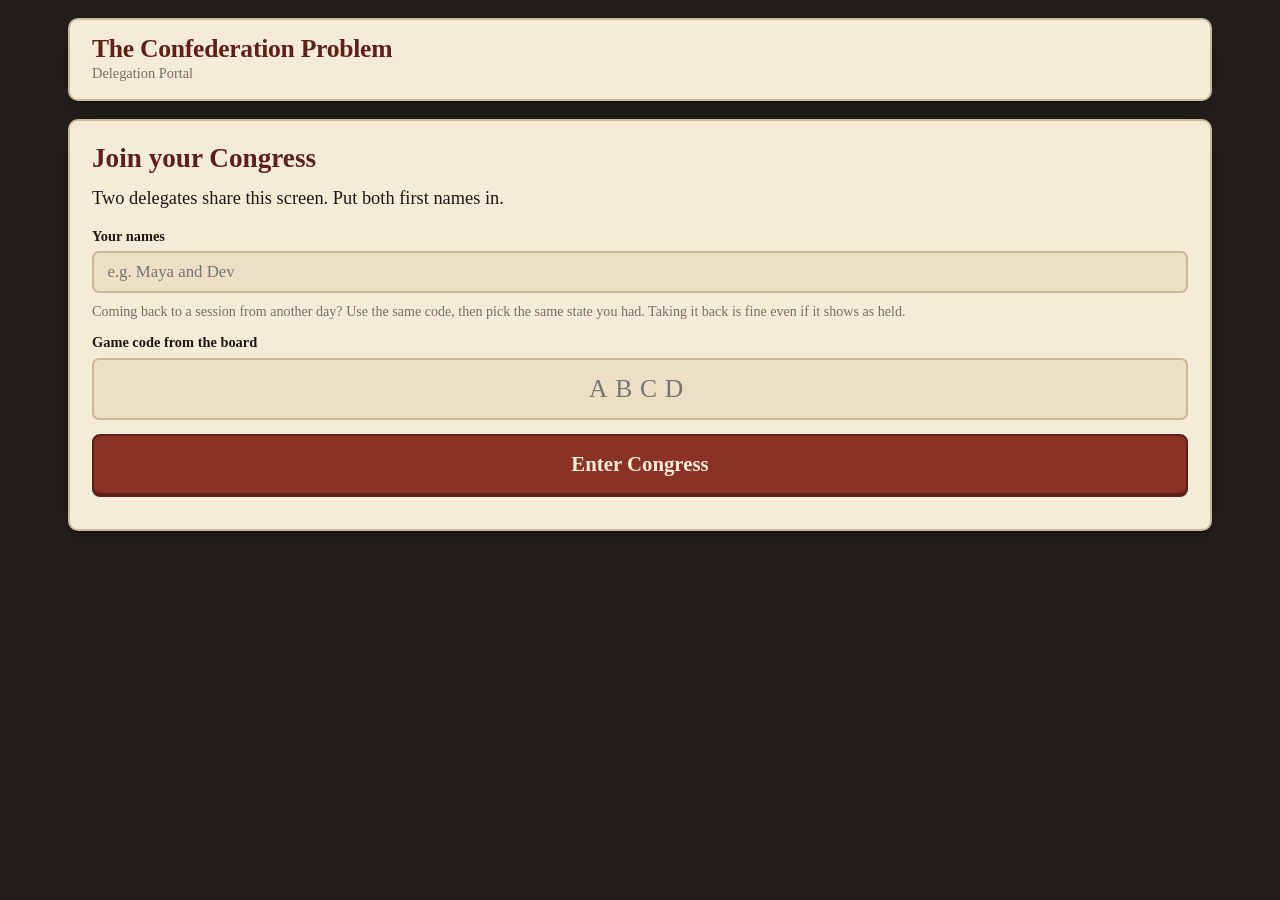
<file: student.html>
<!DOCTYPE html>
<html lang="en">
<head>
<meta charset="UTF-8">
<meta name="viewport" content="width=device-width, initial-scale=1">
<title>Delegation — The Confederation Problem</title>
<link rel="icon" href="data:image/svg+xml,%3Csvg xmlns=%27http://www.w3.org/2000/svg%27 viewBox=%270 0 32 32%27%3E%3Crect width=%2732%27 height=%2732%27 rx=%276%27 fill=%27%238a3324%27/%3E%3Ctext x=%2716%27 y=%2723%27 font-size=%2719%27 text-anchor=%27middle%27 fill=%27%23f5ecd8%27 font-family=%27Georgia,serif%27%3E13%3C/text%3E%3C/svg%3E">
<link rel="stylesheet" href="assets/styles.css">
<style>
  /* ---- the bar that tells you what to do right now ---- */
  .actionbar{position:sticky;top:0;z-index:60;display:flex;align-items:center;gap:14px;
    background:var(--slate);color:var(--parch);border-radius:0 0 12px 12px;padding:12px 18px;
    box-shadow:0 6px 18px rgba(0,0,0,.35);margin:0 0 16px;flex-wrap:wrap;
    border-bottom:4px solid var(--gold)}
  .actionbar.act-vote{border-bottom-color:#5fbf87}
  .actionbar.act-pay{border-bottom-color:#e0574a}
  .actionbar.act-debate{border-bottom-color:var(--gold)}
  .actionbar.act-wait{border-bottom-color:#6b6255}
  .actionbar .cue{font-family:ui-sans-serif,system-ui,sans-serif;font-weight:800;font-size:1.25rem;
    letter-spacing:.03em;text-transform:uppercase;line-height:1.1}
  .actionbar.act-vote .cue{color:#7ee0a4}
  .actionbar.act-pay .cue{color:#ff9b8d}
  .actionbar.act-debate .cue{color:#f0c97a}
  .actionbar.act-wait .cue{color:#b3a795}
  .actionbar .say{flex:1;min-width:200px;font-size:1rem;color:#e8dcc4}
  .actionbar .clock{font-family:ui-monospace,Menlo,Consolas,monospace;font-size:2.3rem;font-weight:700;
    font-variant-numeric:tabular-nums;line-height:1;color:#f0c97a}
  .actionbar .clock.low{color:#ff9b8d;animation:pulse 1s infinite}

  /* ---- two columns ---- */
  .deck{display:grid;grid-template-columns:1fr 340px;gap:18px;align-items:start}
  @media(max-width:960px){.deck{grid-template-columns:1fr}}
  .rail{position:sticky;top:96px}
  @media(max-width:960px){.rail{position:static}}

  /* ---- the state panel ---- */
  .statecard{background:var(--parch);border:2px solid var(--line);border-radius:var(--r);
    box-shadow:var(--shadow);overflow:hidden;margin-bottom:16px}
  .statecard .top{background:var(--slate);color:var(--parch);padding:12px 15px}
  .statecard .top .nm{font-size:1.5rem;font-weight:700;line-height:1.1}
  .statecard .top .who{font-size:.82rem;color:#b3a795}
  .statecard .body{padding:14px 15px}
  .statecard .blk{padding:11px 0;border-bottom:1px dashed var(--line)}
  .statecard .blk:last-child{border-bottom:0;padding-bottom:0}
  .statecard .blk:first-child{padding-top:0}
  .numrow{display:grid;grid-template-columns:1fr 1fr;gap:9px}
  .obj{background:#f6e2c8;border-left:5px solid var(--red);border-radius:0 7px 7px 0;padding:10px 12px;
    font-size:1.02rem;line-height:1.4}
  .delegate{display:flex;gap:9px;align-items:flex-start;margin-bottom:8px}
  .delegate .pin{flex:0 0 auto;width:22px;height:22px;border-radius:99px;background:var(--gold);
    color:#2b1f06;font-family:ui-sans-serif,system-ui,sans-serif;font-weight:800;font-size:.76rem;
    display:flex;align-items:center;justify-content:center;margin-top:1px}
  .delegate .w{font-weight:700;font-size:.94rem}
  .delegate .g{font-size:.85rem;color:var(--ink-soft);line-height:1.35}

  /* ---- what this touches ---- */
  .touch{display:flex;align-items:center;gap:9px;padding:5px 0;font-size:.95rem}
  .touch .arrow{font-weight:800;font-size:1rem;width:15px;text-align:center;flex:0 0 auto}
  .touch.pos .arrow{color:#1d5233}
  .touch.neg .arrow{color:#9e2f24}
  .touch .txt{flex:1}
  .touch .mag{font-family:ui-sans-serif,system-ui,sans-serif;font-size:.66rem;font-weight:700;
    letter-spacing:.07em;text-transform:uppercase;color:var(--ink-faint);white-space:nowrap}

  /* ---- record strip ---- */
  .record{display:flex;flex-direction:column;gap:6px}
  .rec{display:flex;gap:8px;align-items:center;font-size:.85rem;padding:5px 8px;border-radius:6px;
    background:var(--parch-2);border:1px solid var(--line)}
  .rec .n{font-family:ui-sans-serif,system-ui,sans-serif;font-weight:800;font-size:.7rem;
    background:var(--slate);color:var(--parch);border-radius:4px;padding:2px 6px}
  .rec .v{font-weight:700}
  .rec .v.yes{color:#1d5233}.rec .v.no{color:#9e2f24}.rec .v.abs{color:#4a5563}
  .rec .p{margin-left:auto;font-size:.74rem;font-family:ui-sans-serif,system-ui,sans-serif;
    font-weight:700;text-transform:uppercase;letter-spacing:.05em}
  .rec .p.full{color:#1d5233}.rec .p.half{color:#8f6413}.rec .p.none{color:#9e2f24}

  /* ---- voting ---- */
  .vote-row{display:grid;grid-template-columns:1fr 1fr 1fr;gap:12px}
  .vote-row .btn{font-size:1.4rem;padding:1.1em .5em;width:100%}
  @media(max-width:600px){.vote-row{grid-template-columns:1fr}}
  .bigcard{border-width:3px}
  .bigcard.vote{border-color:#2f7d4f}
  .bigcard.pay{border-color:var(--red)}

  /* ---- deals ---- */
  .dealgrid{display:grid;grid-template-columns:repeat(auto-fill,minmax(150px,1fr));gap:7px}
  .target{text-align:left;background:var(--parch-2);border:2px solid var(--line);border-radius:8px;
    padding:8px 10px;cursor:pointer;font-family:inherit;transition:.14s}
  .target:hover:not(:disabled){border-color:var(--gold);background:var(--parch-3)}
  .target.on{border-color:var(--red);background:#f6e2c8}
  .target:disabled{opacity:.4;cursor:not-allowed}
  .target .t{font-weight:700;font-size:.95rem}
  .target .k{font-family:ui-sans-serif,system-ui,sans-serif;font-size:.62rem;font-weight:700;
    letter-spacing:.08em;text-transform:uppercase;color:var(--ink-faint)}
  .inbox{background:#f2e6cd;border-left:5px solid var(--gold-dk);border-radius:0 8px 8px 0;
    padding:10px 13px;margin-bottom:9px}

  .waitbox{text-align:center;padding:26px 16px}
  .waitbox .h{font-size:1.3rem;font-weight:700;margin-bottom:6px}
  .dot{animation:blink 1.4s infinite}
  @keyframes blink{0%,100%{opacity:.25}50%{opacity:1}}
  .glosspop{position:fixed;z-index:200;max-width:300px;background:var(--slate);color:var(--parch);
    padding:11px 14px;border-radius:9px;box-shadow:0 8px 24px rgba(0,0,0,.4);font-size:.9rem;line-height:1.45}
  .glosspop b{color:var(--gold);display:block;margin-bottom:3px}
</style>
</head>
<body>

<!-- ============ JOIN / CLAIM ============ -->
<div class="wrap" id="pre">
  <div class="masthead">
    <div><h1>The Confederation Problem</h1><div class="sub">Delegation Portal</div></div>
  </div>

  <section id="s-join">
    <div class="card">
      <h2>Join your Congress</h2>
      <p class="lede">Two delegates share this screen. Put both first names in.</p>
      <div class="field">
        <label for="names">Your names</label>
        <input type="text" id="names" placeholder="e.g. Maya and Dev" autocomplete="off">
      </div>
      <p class="small muted" style="margin-top:-6px">Coming back to a session from another day? Use the
      same code, then pick the same state you had. Taking it back is fine even if it shows as held.</p>
      <div class="field">
        <label for="code">Game code from the board</label>
        <input type="text" id="code" placeholder="ABCD" maxlength="4"
               style="text-transform:uppercase;letter-spacing:.3em;font-size:1.6rem;text-align:center"
               autocomplete="off" autocapitalize="characters">
      </div>
      <button class="btn big wide" id="join-btn">Enter Congress</button>
      <p id="join-err" style="color:#8a2019;font-weight:700;margin-top:10px"></p>
    </div>
  </section>

  <section id="s-claim" class="hidden">
    <div class="card">
      <h2>Choose your state</h2>
      <p class="lede">Read these carefully. The state you pick decides what you want and what you fear.</p>
      <div id="claim-list"></div>
      <p class="small muted" id="claim-note" style="margin-top:12px"></p>
    </div>
  </section>
</div>

<!-- ============ THE GAME ============ -->
<div id="live" class="hidden">
  <div class="actionbar act-wait" id="actionbar">
    <div>
      <div class="cue" id="cue">Waiting</div>
    </div>
    <div class="say" id="say">Waiting for your teacher to begin.</div>
    <div class="clock hidden" id="clock">2:00</div>
  </div>

  <div class="wrap-wide">
    <div class="deck">
      <!-- MAIN -->
      <div>
        <div class="dispatch follow hidden" id="dispatch">
          <div class="cuehead">
            <span class="dateline" id="dsp-dateline"></span>
            <span class="badge">Your teacher is reading this</span>
          </div>
          <div id="dsp-body"></div>
        </div>

        <div class="card" id="res-card">
          <div class="spread">
            <div class="eyebrow" id="r-eyebrow">Resolution 1</div>
            <span class="pill hot" id="r-rule">Needs 9 of 13</span>
          </div>
          <h2 id="r-title">—</h2>
          <p class="lede" id="r-brief"></p>
          <div class="inset" id="r-detail"></div>

          <div class="thequestion">
            <div class="lab">You are voting on this</div>
            <div class="q" id="r-question">—</div>
          </div>

          <div class="outcomes">
            <div class="outcome pass">
              <div class="h">If it passes</div>
              <p id="r-ifpass"></p>
            </div>
            <div class="outcome fail">
              <div class="h">If it fails</div>
              <p id="r-iffail"></p>
            </div>
          </div>
        </div>

        <div class="card">
          <h3>What each side says</h3>
          <div class="grid g2">
            <div class="inset" style="border-left:5px solid var(--yes)">
              <div class="eyebrow" style="color:#1d5233">A reason to vote yes</div>
              <div id="r-yes"></div>
            </div>
            <div class="inset" style="border-left:5px solid var(--no)">
              <div class="eyebrow" style="color:#8a2019">A reason to vote no</div>
              <div id="r-no"></div>
            </div>
          </div>
        </div>

        <!-- deals -->
        <div class="card" id="deal-card">
          <div class="spread">
            <h3 style="margin:0">Go get votes</h3>
            <span class="pill" id="deal-left">2 offers left</span>
          </div>
          <p class="small muted">Nine states must say yes. You cannot get there alone.</p>
          <div id="inbox"></div>
          <div class="eyebrow" style="margin-top:10px">1 · Who are you offering?</div>
          <div class="dealgrid" id="deal-targets"></div>
          <div class="eyebrow" style="margin-top:12px">2 · What are you offering?</div>
          <select id="deal-offer" style="margin-bottom:10px"></select>
          <button class="btn wide" id="deal-send" disabled>Send the offer</button>
          <div class="ticker inset" id="deal-log" style="margin-top:12px"></div>
        </div>

        <!-- vote -->
        <div class="card bigcard vote" id="vote-card">
          <h3 class="center" style="font-size:1.4rem">How does <span id="vote-state"></span> vote?</h3>
          <div class="vote-row">
            <button class="btn btn-yes" onclick="AOCVOTE('Yes')">YES</button>
            <button class="btn btn-no" onclick="AOCVOTE('No')">NO</button>
            <button class="btn btn-abstain" onclick="AOCVOTE('Abstain')">ABSTAIN</button>
          </div>
          <p class="small muted center" style="margin-top:10px">Abstaining is not neutral. Nine
          <em>yes</em> votes are needed, so abstaining helps it fail.</p>
        </div>

        <!-- payment -->
        <div class="card bigcard pay hidden" id="pay-card">
          <div class="eyebrow" style="color:var(--red)">Congress said yes. Now decide for real.</div>
          <h2>Are you actually going to send the money?</h2>
          <p class="lede" id="pay-owed">—</p>
          <div class="callout warn">
            <p style="margin:0"><strong>Nobody can make you pay.</strong> There is no president to send
            after you and no national court to take you to. Refuse, and nothing happens to your state.</p>
          </div>
          <div class="vote-row" style="margin-top:14px">
            <button class="btn btn-yes" onclick="AOCPAY('full')">PAY IN FULL</button>
            <button class="btn gold" onclick="AOCPAY('half')">PAY HALF</button>
            <button class="btn btn-no" onclick="AOCPAY('none')">PAY NOTHING</button>
          </div>
        </div>

        <!-- waiting / result -->
        <div class="card hidden" id="wait-card">
          <div class="waitbox">
            <div class="h" id="wait-h">Locked in</div>
            <div class="muted" id="wait-p">Waiting for the other states<span class="dot">…</span></div>
          </div>
        </div>

        <div class="card hidden" id="out-card">
          <h2 id="out-head">—</h2>
          <p class="lede" id="out-narr"></p>
          <div id="out-money" class="hidden">
            <div class="grid g3">
              <div class="stat"><div class="k">Congress asked</div><div class="v" id="o-ask">$0</div></div>
              <div class="stat"><div class="k">Congress got</div><div class="v" id="o-got">$0</div></div>
              <div class="stat"><div class="k">That is</div><div class="v" id="o-pct">0%</div></div>
            </div>
          </div>
          <div class="hist hidden" id="out-hist" style="margin-top:14px">
            <div class="eyebrow">What actually happened</div>
            <div id="out-hist-text"></div>
          </div>
        </div>
      </div>

      <!-- RAIL: your state, always here -->
      <div class="rail">
        <div class="statecard">
          <div class="top">
            <div class="spread" style="align-items:flex-start">
              <div>
                <div class="nm" id="p-name">—</div>
                <div class="who" id="p-who"></div>
              </div>
              <button class="tourbtn" id="tour-btn" title="Show me around this screen">Tour</button>
            </div>
          </div>
          <div class="body">
            <div class="blk">
              <div class="numrow">
                <div class="stat"><div class="k">Treasury</div><div class="v" id="p-treas">$0</div></div>
                <div class="stat"><div class="k">Your interest</div><div class="v" id="p-int">50</div></div>
              </div>
              <div class="small muted" style="margin-top:7px">Your score is how well you protect
              <em>your own state</em>. The country's health is a separate number
              (<strong id="p-nation">60</strong>/100).</div>
            </div>

            <div class="blk">
              <div class="eyebrow">Your secret objective</div>
              <div class="obj" id="p-obj">—</div>
            </div>

            <div class="blk" id="p-cost-blk">
              <div class="eyebrow">What this bill costs you</div>
              <div id="p-cost"></div>
            </div>

            <div class="blk" id="p-touch-blk">
              <div class="eyebrow">What this touches for you</div>
              <div id="p-touch"></div>
            </div>

            <div class="blk">
              <div class="eyebrow">The two of you disagree</div>
              <div id="p-factions"></div>
              <div class="small muted">Settle it between yourselves before you vote.</div>
            </div>

            <div class="blk" id="p-rec-blk">
              <div class="eyebrow">Your record so far</div>
              <div class="record" id="p-record"></div>
            </div>

            <div class="blk">
              <div class="eyebrow">Where you come from</div>
              <div class="small" id="p-bg"></div>
            </div>
          </div>
        </div>
      </div>
    </div>
  </div>
</div>

<div id="s-debrief" class="wrap hidden"></div>


<script src="assets/game-data.js"></script>
<script src="assets/engine.js"></script>
<script src="assets/config.js"></script>
<script src="assets/net-firebase.js"></script>
<script src="assets/net-supabase.js"></script>
<script src="assets/net.js"></script>
<script src="assets/debrief.js"></script>
<script src="assets/tour.js"></script>
<script>
(function(){
"use strict";
var D = window.AOC, E = window.ENGINE;
var $ = function(id){ return document.getElementById(id); };

var CODE=null, NAMES=null, MINE=null, G=null, ME=null, ALL=[], claimWatch=null;
var dealTarget=null, tickTimer=null;

function myData(){ return D.byName(MINE); }
function res(){ return (G && G.round >= 0) ? D.RESOLUTIONS[G.round] : null; }

/* ---------------------------------------------------------------- join */
$("join-btn").addEventListener("click", function(){
  var names = $("names").value.trim();
  var code = $("code").value.trim().toUpperCase();
  if (!names || code.length !== 4) { $("join-err").textContent = "Enter both names and the 4-letter code."; return; }
  $("join-err").textContent = "Connecting…";
  NET.findGame(code).then(function(g){
    if (!g) { $("join-err").textContent = "No game with that code. Check the board."; return; }
    CODE = code; NAMES = names; G = g;
    $("join-err").textContent = "";
    return NET.listStates(code).then(function(list){
      ALL = list;
      $("s-join").classList.add("hidden");
      $("s-claim").classList.remove("hidden");
      renderClaims();
      // states other groups take should grey out while this list is on screen
      if (claimWatch) claimWatch();
      claimWatch = NET.onStates(code, function(rows){
        if (MINE) return;
        ALL = rows;
        renderClaims();
      });
      try{ localStorage.setItem("aoc_student", JSON.stringify({code:code,names:names})); }catch(e){}
    });
  }).catch(function(err){ $("join-err").textContent = "Could not connect: " + err.message; });
});
$("code").addEventListener("keydown", function(e){ if (e.key === "Enter") $("join-btn").click(); });

/* Names are compared loosely so a group that types "maya and dev" on day two
   still gets back the state "Maya and Dev" claimed on day one. */
function sameNames(a, b){
  var norm = function(x){ return String(x||"").toLowerCase().replace(/\s+/g," ").trim(); };
  return norm(a) && norm(a) === norm(b);
}

function renderClaims(){
  var slots = (G.studentStates||[]);
  var list = $("claim-list"); list.innerHTML = "";
  var open = ALL.filter(function(s){ return slots.indexOf(s.name) !== -1; });
  if (!open.length) open = ALL;
  var anyHeld = false;

  open.sort(function(a,b){ return a.name.localeCompare(b.name); }).forEach(function(s){
    var d = D.byName(s.name);
    var players = s.players || [];
    var held = players.length > 0;
    // A claimed state is closed to everyone else. The one exception is the
    // group that already holds it coming back on another laptop, which is
    // what makes a two-day run work.
    var mine = held && players.some(function(p){ return sameNames(p, NAMES); });
    if (held && !mine) anyHeld = true;

    var b = document.createElement("button");
    b.className = "claim";
    b.disabled = held && !mine;
    b.innerHTML = '<div class="t">' + s.name +
      (held ? ' <span class="pill">' + (mine ? "yours" : "taken") + '</span>' : '') + '</div>' +
      '<div class="d">' + d.motto + '</div>' +
      (held ? '<div class="d" style="font-weight:700;color:' +
              (mine ? "var(--yes)" : "var(--ink-faint)") + '">' +
              (mine ? "This is yours — tap to carry on" : "Claimed by " + players.join(", ")) +
              '</div>' : '');
    if (!b.disabled) b.addEventListener("click", function(){ claim(s.name); });
    list.appendChild(b);
  });

  var note = $("claim-note");
  if (note) {
    note.innerHTML = anyHeld
      ? 'A greyed-out state has already been taken by another group. If one of those is <em>yours</em> ' +
        'from a previous day, type the same names you used before and it will unlock. If you are stuck, ' +
        'ask your teacher to release it.'
      : '';
  }
}

function claim(name){
  // Two groups can tap the same open state within the same second, and the
  // list they are looking at is a moment old. Re-read the roster and refuse
  // if somebody got there first, rather than quietly overwriting them.
  NET.listStates(CODE).then(function(fresh){
    ALL = fresh;
    var row = fresh.filter(function(x){ return x.name === name; })[0];
    var players = (row && row.players) || [];
    var mine = players.some(function(p){ return sameNames(p, NAMES); });
    if (players.length && !mine) {
      renderClaims();
      alert(name + " was just taken by " + players.join(", ") + ".\n\nPick another state.");
      return;
    }
    MINE = name;
    // claimState also clears isBot, which matters when a group returns to a
    // state a bot filled in while they were away.
    return NET.claimState(CODE, name, [NAMES]).then(function(){
      try{ localStorage.setItem("aoc_student", JSON.stringify({code:CODE,names:NAMES,state:name})); }catch(e){}
      startListening();
    });
  });
}

function startListening(){
  if (claimWatch) { claimWatch(); claimWatch = null; }
  var d = myData();
  $("pre").classList.add("hidden");
  $("live").classList.remove("hidden");
  $("p-name").textContent = d.name;
  $("p-who").textContent = "Delegates: " + NAMES;
  $("p-obj").textContent = d.objective;
  $("p-bg").textContent = d.background;
  $("p-factions").innerHTML = d.factions.map(function(f,i){
    return '<div class="delegate"><div class="pin">' + (i+1) + '</div><div>' +
           '<div class="w">' + f.name + '</div><div class="g">' + f.wants + '</div></div></div>';
  }).join("");
  document.title = d.name + " — The Confederation Problem";
  NET.onGame(CODE, function(g){ G = g; render(); });
  NET.onState(CODE, MINE, function(s){ ME = s; render(); });
}

/* ------------------------------------------------------------- the cue
   One line at the top that always answers "what am I supposed to be doing
   right now". Everything else on the page is reference material.        */
function setCue(kind, cue, say){
  var b = $("actionbar");
  b.className = "actionbar act-" + kind;
  $("cue").textContent = cue;
  $("say").textContent = say;
}

function runClock(){
  if (tickTimer) { clearInterval(tickTimer); tickTimer = null; }
  var on = G.phase === "caucus" && G.caucusEndsAt;
  $("clock").classList.toggle("hidden", !on);
  if (!on) return;
  var tick = function(){
    var left = Math.max(0, Math.round((G.caucusEndsAt - Date.now())/1000));
    var m = Math.floor(left/60), s = left % 60;
    $("clock").textContent = m + ":" + (s<10?"0":"") + s;
    $("clock").classList.toggle("low", left <= 20);
  };
  tick(); tickTimer = setInterval(tick, 250);
}

/* -------------------------------------------------------------- render */
function render(){
  if (!G || !ME) return;
  var d = myData();

  if (G.status === "ended") {
    $("live").classList.add("hidden");
    $("s-debrief").classList.remove("hidden");
    NET.listStates(CODE).then(function(list){
      window.DEBRIEF.render($("s-debrief"), G, list, { you: MINE });
    });
    return;
  }

  $("p-treas").textContent = E.money(ME.treasuryNow);
  $("p-int").textContent = Math.round(ME.interest);
  $("p-nation").textContent = Math.round(G.stability);
  renderRecord();

  if (G.status === "lobby" || G.round < 0) {
    setCue("wait", "Get ready", "Read your objective and your two factions on the right. Your teacher will start Resolution 1.");
    ["res-card","deal-card","vote-card","pay-card","wait-card","out-card","dispatch"].forEach(function(x){
      $(x).classList.add("hidden"); });
    $("p-cost-blk").classList.add("hidden");
    $("p-touch-blk").classList.add("hidden");
    return;
  }

  var r = res(); if (!r) return;
  var ph = G.phase;
  var myVote = ME.votes && ME.votes[G.round];
  var myPay  = ME.payments && ME.payments[G.round];
  var amAbsent = (G.absent||[]).indexOf(MINE) !== -1;

  $("res-card").classList.remove("hidden");
  $("r-eyebrow").textContent = "Resolution " + r.number + " of " + D.RESOLUTIONS.length + " — " + r.subtitle;
  $("r-rule").textContent = r.voteRule === "unanimous" ? "Needs ALL 13 states" : "Needs 9 of 13 states";
  $("r-title").textContent = r.title;
  $("r-brief").innerHTML = glossify(r.brief, r.glossary);
  $("r-detail").innerHTML = r.detail.split("\n\n").map(function(p){
    return "<p>" + glossify(p, r.glossary) + "</p>"; }).join("");
  $("r-question").textContent = r.question;
  $("r-ifpass").innerHTML = glossify(r.ifPasses, r.glossary);
  $("r-iffail").innerHTML = glossify(r.ifFails, r.glossary);
  $("r-yes").innerHTML = glossify(r.yesCase, r.glossary);
  $("r-no").innerHTML = glossify(r.noCase, r.glossary);
  $("vote-state").textContent = MINE;

  renderCost(d, r);
  renderTouch(d, r);

  // Students follow along on their own screen while the teacher performs it.
  // Seeing the words as they hear them helps the weaker readers most.
  var narr = E.narration(r, { treasury: G.nationalTreasury || 0 });
  $("dispatch").classList.toggle("hidden", !(narr && ph === "brief"));
  if (narr && ph === "brief") {
    $("dsp-dateline").textContent = narr.dateline;
    $("dsp-body").innerHTML = narr.lines.map(function(l){ return "<p>" + l + "</p>"; }).join("");
  }

  // one cue per phase
  if (amAbsent) {
    setCue("wait", "Not present", "Your delegation did not make it to Congress this round. Sit tight.");
  } else if (ph === "brief") {
    setCue("wait", "Listen", "Follow along while your teacher reads. Then check what this costs you, on the right.");
  } else if (ph === "caucus") {
    setCue("debate", "Debate now", "Get up and argue. Send offers to the bot states below — they answer straight away.");
  } else if (ph === "voting") {
    setCue(myVote ? "wait" : "vote",
      myVote ? "Vote locked" : "Vote now",
      myVote ? "You voted " + myVote.toUpperCase() + ". Waiting for the other states."
             : "Your delegation must vote. Nine of thirteen states have to agree.");
  } else if (ph === "compliance") {
    setCue(myPay ? "wait" : "pay",
      myPay ? "Decision locked" : "Now pay — or don't",
      myPay ? "You chose to " + ({full:"pay in full",half:"pay half",none:"pay nothing"})[myPay.choice] + "."
            : "It passed. Nobody can force you to pay. Decide.");
  } else {
    setCue("wait", "Results", "Look at what your Congress actually managed to do.");
  }
  runClock();

  $("deal-card").classList.toggle("hidden", ph !== "caucus" || amAbsent);
  $("vote-card").classList.toggle("hidden", !(ph === "voting" && !myVote && !amAbsent));
  $("pay-card").classList.toggle("hidden", !(ph === "compliance" && !myPay && !amAbsent));
  if (ph === "compliance") {
    var owedNow = E.amountOwed(d, r);
    $("pay-owed").innerHTML = "You owe <strong>" + E.money(owedNow) + "</strong>. Your treasury holds " +
      E.money(ME.treasuryNow) + ". Paying in full leaves you with " +
      E.money(Math.max(0, ME.treasuryNow - owedNow)) + ".";
  }

  var waiting = (ph === "voting" && myVote) || (ph === "compliance" && myPay) || amAbsent;
  $("wait-card").classList.toggle("hidden", !waiting);
  if (waiting) {
    $("wait-h").textContent = amAbsent ? "No delegate present"
      : (ph === "voting" ? "You voted " + myVote.toUpperCase()
                         : "You chose: " + ({full:"PAY IN FULL",half:"PAY HALF",none:"PAY NOTHING"})[myPay.choice]);
    $("wait-p").innerHTML = amAbsent ? "You cannot vote this round."
      : 'Waiting for the other states<span class="dot">…</span>';
  }

  if (ph === "caucus") renderDeals();

  // Run it once, on the first resolution a delegation ever sees. Never while
  // they are being asked to act.
  if (!window.AOCTOUR.seen() && !window.AOCTOUR.isOpen() &&
      ph === "brief" && G.round === 0 && !amAbsent) {
    setTimeout(function(){ if (G.phase === "brief") window.AOCTOUR.start(); }, 900);
  }
  // The tour belongs to the brief. The moment debate opens, students need to
  // be out of their seats and clicking things, so it gets out of the way.
  if (window.AOCTOUR.isOpen() && ph !== "brief") window.AOCTOUR.stop();

  // result
  var showRes = (ph === "tally" || ph === "reveal" || ph === "done") && G.result;
  $("out-card").classList.toggle("hidden", !showRes);
  if (showRes) {
    var R = G.result;
    $("out-head").textContent = !R.quorum ? "No quorum — no vote could be held"
      : (R.passed ? "PASSED  (" + R.yes + " yes of " + R.needed + " needed)"
                  : "FAILED  (" + R.yes + " yes, " + R.needed + " needed)");
    $("out-head").style.color = R.passed ? "#1d5233" : "#8a2019";
    $("out-narr").textContent = (ph === "tally" && r.compliance && R.passed) ? r.passText : (R.narrative || "");
    var money = (ph === "reveal" || ph === "done") && R.requested > 0;
    $("out-money").classList.toggle("hidden", !money);
    if (money) {
      $("o-ask").textContent = E.money(R.requested);
      $("o-got").textContent = E.money(R.collected);
      $("o-pct").textContent = Math.round(R.collected/R.requested*100) + "%";
    }
    var hn = (ph === "reveal" || ph === "done");
    $("out-hist").classList.toggle("hidden", !hn);
    if (hn) $("out-hist-text").innerHTML = (D.HISTORY_NOTES[r.id] || "").split("\n\n")
      .map(function(x){ return "<p>" + x + "</p>"; }).join("");
  }
}

function renderCost(d, r){
  var owed = E.amountOwed(d, r);
  $("p-cost-blk").classList.remove("hidden");
  if (!owed) {
    $("p-cost").innerHTML = '<div class="nocost">This one does not take a penny out of your ' +
      'treasury. It costs you something harder to measure — look at what it touches, below.</div>';
    return;
  }
  var pct = Math.round(owed / Math.max(1, ME.treasuryNow) * 100);
  $("p-cost").innerHTML =
    '<div class="spread" style="font-size:1.05rem"><span>Your share</span>' +
      '<strong>' + E.money(owed) + '</strong></div>' +
    '<div class="spread small"><span class="muted">You have</span><span>' + E.money(ME.treasuryNow) + '</span></div>' +
    '<div class="spread small"><span class="muted">Paying in full costs</span>' +
      '<strong style="color:#8a2019">' + pct + '% of everything</strong></div>' +
    '<div class="small muted" style="margin-top:6px">Split by ' +
      (r.complianceBasis === "popShare" ? "how many people live here" : "the value of your land") + '.</div>';
}

// Same maths the bots use, shown plainly. It does not tell them how to vote —
// it shows which of their interests are being pulled, and how hard.
function renderTouch(d, r){
  var rows = E.interestBreakdown(d, r).slice(0, 5);
  $("p-touch-blk").classList.toggle("hidden", rows.length === 0);
  $("p-touch").innerHTML = rows.map(function(b){
    return '<div class="touch ' + (b.value > 0 ? "pos" : "neg") + '">' +
      '<span class="arrow">' + (b.value > 0 ? "▲" : "▼") + '</span>' +
      '<span class="txt">' + b.label + '</span>' +
      '<span class="mag">' + (b.strength ? b.strength + " " : "") + "for " + b.toward.toLowerCase() + '</span>' +
    '</div>';
  }).join("");
}

function renderRecord(){
  var hist = G.history || [];
  $("p-rec-blk").classList.toggle("hidden", hist.length === 0);
  if (!hist.length) return;
  $("p-record").innerHTML = hist.map(function(h, i){
    var v = (ME.votes && ME.votes[i]) || "—";
    var p = ME.payments && ME.payments[i];
    var vc = v === "Yes" ? "yes" : (v === "No" ? "no" : "abs");
    return '<div class="rec"><span class="n">R' + (i+1) + '</span>' +
      '<span class="v ' + vc + '">' + v.toUpperCase() + '</span>' +
      '<span class="muted small">' + (h.passed ? "passed" : "failed") + '</span>' +
      (p ? '<span class="p ' + p.choice + '">' +
           ({full:"paid",half:"half",none:"paid nothing"})[p.choice] + '</span>' : '') +
    '</div>';
  }).join("");
}

/* --------------------------------------------------------------- deals */
function renderDeals(){
  var mine = (G.deals||[]).filter(function(x){ return x.round === G.round && x.from === MINE; });
  var limit = (G.settings && G.settings.dealLimit) || 2;
  var left = Math.max(0, limit - mine.length);
  $("deal-left").textContent = left + " offer" + (left===1?"":"s") + " left";

  // offers other delegations have sent US
  var incoming = (G.deals||[]).filter(function(x){ return x.round === G.round && x.to === MINE; });
  $("inbox").innerHTML = incoming.length ? incoming.map(function(x){
    return '<div class="inbox"><strong>' + x.from + ' offers you:</strong> ' + x.label +
      '<div class="small muted">Answer them out loud. Nothing here votes for you.</div></div>';
  }).join("") : "";

  var bots = G.activeBots || [];
  var tg = $("deal-targets");
  var sig = MINE + "|" + G.round + "|" + bots.join(",") + "|" + (G.absent||[]).join(",");
  if (tg.dataset.sig !== sig) {
    tg.dataset.sig = sig;
    tg.innerHTML = "";
    D.STATES.filter(function(s){
      return s.name !== MINE && (G.absent||[]).indexOf(s.name) === -1;
    }).forEach(function(s){
      var isBot = bots.indexOf(s.name) !== -1;
      var b = document.createElement("button");
      b.className = "target"; b.dataset.name = s.name;
      b.innerHTML = '<div class="t">' + s.abbr + ' · ' + s.name + '</div>' +
                    '<div class="k">' + (isBot ? "answers right away" : "talk to them in person") + '</div>';
      b.addEventListener("click", function(){
        dealTarget = s.name;
        Array.prototype.forEach.call(tg.children, function(c){
          c.classList.toggle("on", c.dataset.name === dealTarget); });
        updateSend();
      });
      tg.appendChild(b);
    });
    var off = $("deal-offer"); off.innerHTML = "";
    E.DEAL_OPTIONS.forEach(function(o){
      var el = document.createElement("option"); el.value = o.id; el.textContent = o.label; off.appendChild(el);
    });
  }
  updateSend(left);

  $("deal-log").innerHTML = mine.length ? mine.slice().reverse().map(function(x){
    var cls = x.status==="accepted" ? "ok" : (x.status==="rejected" ? "bad" : "");
    return '<div class="line ' + cls + '"><strong>To ' + x.to + ':</strong> ' + x.label +
      (x.reply ? "<br>" + x.reply : ' <span class="muted">(waiting)</span>') + "</div>";
  }).join("") : '<div class="line muted small">You have not made any offers this round.</div>';
}

function updateSend(left){
  if (left === undefined) {
    var mine = (G.deals||[]).filter(function(x){ return x.round === G.round && x.from === MINE; });
    left = Math.max(0, ((G.settings && G.settings.dealLimit) || 2) - mine.length);
  }
  var b = $("deal-send");
  b.disabled = !dealTarget || left === 0;
  b.textContent = left === 0 ? "No offers left this round"
    : (dealTarget ? "Send the offer to " + dealTarget : "Pick a state first");
}

$("deal-send").addEventListener("click", function(){
  if (!dealTarget) return;
  var id = $("deal-offer").value;
  var opt = E.DEAL_OPTIONS.filter(function(o){ return o.id === id; })[0];
  $("deal-send").disabled = true;
  NET.pushDeal(CODE, { from: MINE, to: dealTarget, id: id, label: opt.label,
    round: G.round, status: "pending", ts: Date.now() });
  dealTarget = null;
  Array.prototype.forEach.call($("deal-targets").children, function(c){ c.classList.remove("on"); });
});

/* ------------------------------------------------------------ the tour
   Eight one-line stops around the screen, the first time a delegation
   reaches a resolution. The engine lives in assets/tour.js; these are just
   this screen's stops. It retires itself the moment voting opens, so nobody
   is reading a tooltip while the room votes without them.                */
window.AOC_TOUR_STEPS = [
  { sel:"#actionbar", title:"Start here",
    body:"This bar always tells you what you are supposed to be doing right now. During debate it counts down your time." },
  { sel:"#res-card", title:"The resolution",
    body:"What Congress is arguing about today. Underlined words have a definition — tap one." },
  { sel:"#r-question", title:"The actual question",
    body:"Everything above is background. This one sentence is what your delegation is voting on." },
  { sel:".outcomes", title:"What each answer does",
    body:"Read both before you decide. Sometimes passing a resolution changes nothing at all — that is the point." },
  { sel:"#p-obj", title:"Your secret objective",
    body:"What your state wants. Your score is how well you protect it. Do not read this out loud." },
  { sel:"#p-cost-blk", title:"What it costs you",
    body:"Your share in real money, and what slice of your treasury that is." },
  { sel:"#p-touch-blk", title:"What it touches",
    body:"Which of your state's interests this pulls, and how hard. Up is toward yes, down is toward no." },
  { sel:"#p-factions", title:"You two disagree",
    body:"Your state is split, and you each speak for one side. Settle it between you, then vote." }
];
$("tour-btn").addEventListener("click", function(){ window.AOCTOUR.start(); });

/* ------------------------------------------------------------ glossary */
function glossify(text, terms){
  if (!terms || !terms.length) return text;
  var out = text;
  terms.forEach(function(t){
    if (!D.GLOSSARY[t]) return;
    // Glossary keys are plain words ("requisition", "standing army"),
    // so a word-boundary match on the first occurrence is enough.
    var re = new RegExp("\\b(" + t + ")\\b", "i");
    out = out.replace(re, '<mark class="gloss" data-term="' + t + '">$1</mark>');
  });
  return out;
}

var pop = null;
document.addEventListener("click", function(e){
  if (pop) { pop.remove(); pop = null; }
  var m = e.target.closest ? e.target.closest("mark.gloss") : null;
  if (!m) return;
  var term = m.dataset.term, def = D.GLOSSARY[term];
  if (!def) return;
  pop = document.createElement("div");
  pop.className = "glosspop";
  pop.innerHTML = "<b>" + term + "</b>" + def;
  document.body.appendChild(pop);
  var rect = m.getBoundingClientRect();
  var top = rect.bottom + 8, left = Math.min(rect.left, window.innerWidth - pop.offsetWidth - 14);
  if (top + pop.offsetHeight > window.innerHeight) top = rect.top - pop.offsetHeight - 8;
  pop.style.top = Math.max(8, top) + "px";
  pop.style.left = Math.max(8, left) + "px";
  e.stopPropagation();
});

/* -------------------------------------------------------- vote and pay */
window.AOCVOTE = function(v){
  $("vote-card").classList.add("hidden");
  NET.castVote(CODE, MINE, G.round, v);
};
window.AOCPAY = function(choice){
  var r = res(), owed = E.amountOwed(myData(), r);
  var paid = choice === "full" ? owed : (choice === "half" ? Math.round(owed/2) : 0);
  $("pay-card").classList.add("hidden");
  NET.setPayment(CODE, MINE, G.round, choice, paid);
};

/* ------------------------------------------------------- reconnecting */
try {
  var saved = JSON.parse(localStorage.getItem("aoc_student") || "null");
  if (saved && saved.code && saved.state) {
    NET.findGame(saved.code).then(function(g){
      if (!g) return;
      CODE = saved.code; NAMES = saved.names; MINE = saved.state; G = g;
      startListening();
    });
  } else if (saved && saved.names) {
    $("names").value = saved.names;
  }
} catch(e){}
})();
</script>
</body>
</html>
</file>
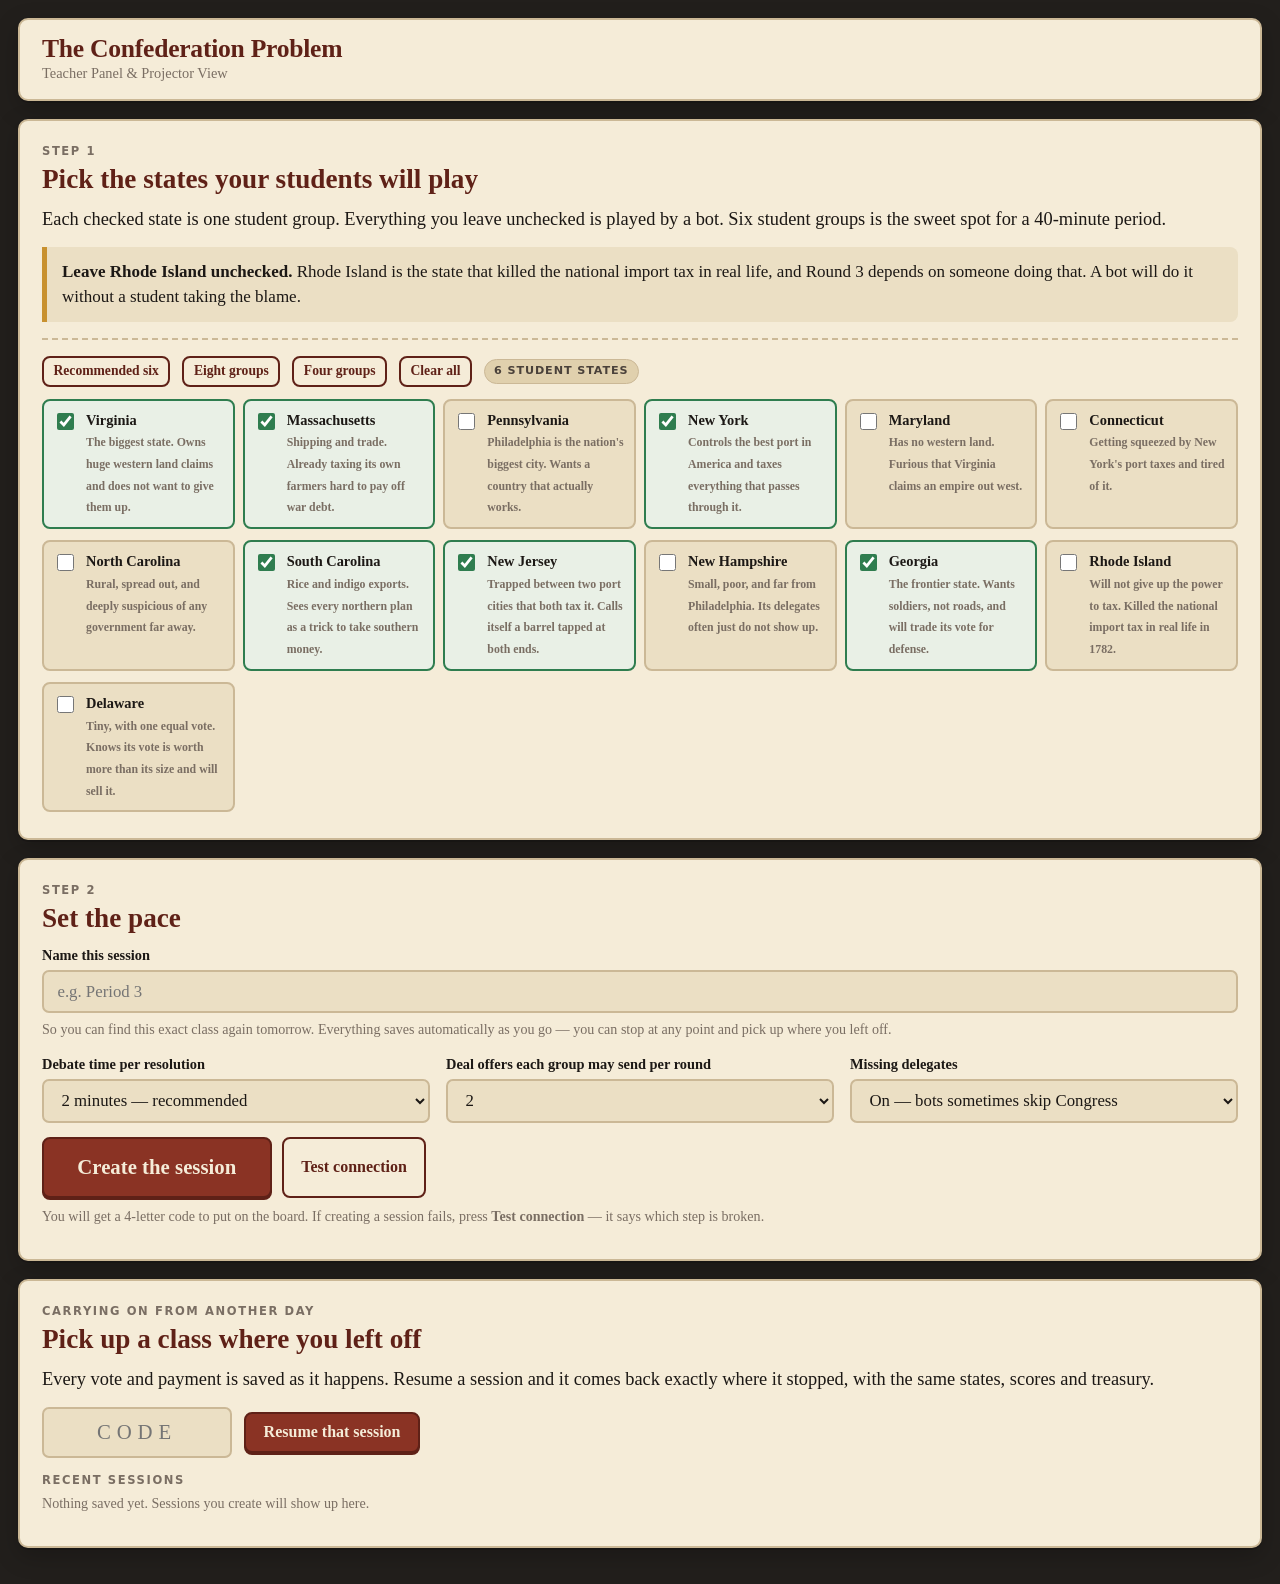
<file: teacher.html>
<!DOCTYPE html>
<html lang="en">
<head>
<meta charset="UTF-8">
<meta name="viewport" content="width=device-width, initial-scale=1">
<title>Teacher Panel — The Confederation Problem</title>
<link rel="icon" href="data:image/svg+xml,%3Csvg xmlns=%27http://www.w3.org/2000/svg%27 viewBox=%270 0 32 32%27%3E%3Crect width=%2732%27 height=%2732%27 rx=%276%27 fill=%27%238a3324%27/%3E%3Ctext x=%2716%27 y=%2723%27 font-size=%2719%27 text-anchor=%27middle%27 fill=%27%23f5ecd8%27 font-family=%27Georgia,serif%27%3E13%3C/text%3E%3C/svg%3E">
<link rel="stylesheet" href="assets/styles.css">
<style>
  .ctl{position:sticky;top:18px}
  .ctl .btn{margin-bottom:8px;width:100%}
  .phase-flag{font-family:ui-sans-serif,system-ui,sans-serif;font-size:.7rem;font-weight:700;
    letter-spacing:.12em;text-transform:uppercase}
  .pickgrid{display:grid;grid-template-columns:repeat(auto-fill,minmax(190px,1fr));gap:8px}
  .pick{display:flex;gap:9px;align-items:flex-start;background:var(--parch-2);border:2px solid var(--line);
    border-radius:8px;padding:9px;cursor:pointer;transition:.15s}
  .pick:hover{border-color:var(--gold)}
  .pick.on{background:#e9f0e6;border-color:var(--yes)}
  .pick input{margin-top:3px;flex:0 0 auto;width:17px;height:17px;accent-color:#2f7d4f}
  .pick .t{font-weight:700}
  .pick .d{font-size:.74rem;color:var(--ink-faint);line-height:1.3}
  .say{background:#2e2a25;color:#f0e6cf;border-radius:8px;padding:14px 16px;font-size:1.05rem;
    border-left:5px solid var(--gold)}
  .say .eyebrow{color:var(--gold)}
</style>
</head>
<body>
<div class="wrap-wide">

  <div class="masthead">
    <div>
      <h1>The Confederation Problem</h1>
      <div class="sub">Teacher Panel &amp; Projector View</div>
    </div>
    <div class="row">
      <div id="code-box" class="hidden center">
        <div class="eyebrow" id="code-label">Join code</div>
        <div class="code-chip" id="game-code">----</div>
      </div>
      <div id="clock-box" class="hidden center">
        <div class="eyebrow">Caucus</div>
        <div class="timer" id="timer">2:00</div>
      </div>
    </div>
  </div>

  <!-- ================= SETUP ================= -->
  <section id="setup">
    <div class="card">
      <div class="eyebrow">Step 1</div>
      <h2>Pick the states your students will play</h2>
      <p class="lede">Each checked state is one student group. Everything you leave unchecked is played by a bot.
      Six student groups is the sweet spot for a 40&#8209;minute period.</p>
      <div class="callout">
        <strong>Leave Rhode Island unchecked.</strong> Rhode Island is the state that killed the national
        import tax in real life, and Round 3 depends on someone doing that. A bot will do it without a
        student taking the blame.
      </div>
      <hr class="rule">
      <div class="row" style="margin-bottom:12px">
        <button class="btn ghost sm" onclick="preset('recommended')">Recommended six</button>
        <button class="btn ghost sm" onclick="preset('eight')">Eight groups</button>
        <button class="btn ghost sm" onclick="preset('four')">Four groups</button>
        <button class="btn ghost sm" onclick="preset('none')">Clear all</button>
        <span class="pill" id="pick-count">0 student states</span>
      </div>
      <div class="pickgrid" id="pickgrid"></div>
    </div>

    <div class="card">
      <div class="eyebrow">Step 2</div>
      <h2>Set the pace</h2>
      <div class="field">
        <label for="sess-label">Name this session</label>
        <input type="text" id="sess-label" placeholder="e.g. Period 3">
        <p class="small muted" style="margin:6px 0 0">So you can find this exact class again tomorrow.
        Everything saves automatically as you go — you can stop at any point and pick up where you left off.</p>
      </div>
      <div class="grid g3">
        <div class="field">
          <label for="caucus-len">Debate time per resolution</label>
          <select id="caucus-len">
            <option value="90">90 seconds — very tight</option>
            <option value="120" selected>2 minutes — recommended</option>
            <option value="180">3 minutes — roomy</option>
          </select>
        </div>
        <div class="field">
          <label for="deal-limit">Deal offers each group may send per round</label>
          <select id="deal-limit">
            <option value="1">1</option>
            <option value="2" selected>2</option>
            <option value="3">3</option>
          </select>
        </div>
        <div class="field">
          <label for="absences">Missing delegates</label>
          <select id="absences">
            <option value="on" selected>On — bots sometimes skip Congress</option>
            <option value="off">Off — all 13 states always present</option>
          </select>
        </div>
      </div>
      <div class="btn-row">
        <button class="btn big" id="create-btn">Create the session</button>
        <button class="btn ghost" id="test-btn">Test connection</button>
      </div>
      <p class="small muted" style="margin-top:8px">You will get a 4&#8209;letter code to put on the board.
      If creating a session fails, press <strong>Test connection</strong> — it says which step is broken.</p>
      <div id="diag" class="hidden" style="margin-top:14px"></div>
    </div>

    <div class="card" id="resume-card">
      <div class="eyebrow">Carrying on from another day</div>
      <h2>Pick up a class where you left off</h2>
      <p class="lede">Every vote and payment is saved as it happens. Resume a session and it comes back
      exactly where it stopped, with the same states, scores and treasury.</p>
      <div class="row" style="margin-bottom:14px">
        <input type="text" id="resume-code" placeholder="CODE" maxlength="4"
               style="text-transform:uppercase;letter-spacing:.28em;text-align:center;max-width:190px;font-size:1.3rem">
        <button class="btn" id="resume-btn">Resume that session</button>
        <span class="small" id="resume-msg" style="color:#8a2019"></span>
      </div>
      <div class="eyebrow">Recent sessions</div>
      <div id="recent-list"><p class="small muted">Looking…</p></div>
    </div>
  </section>

  <!-- ================= LOBBY ================= -->
  <section id="lobby" class="hidden">
    <div class="split">
      <div>
        <div class="card">
          <div class="spread">
            <h2 style="margin:0">Waiting for delegations</h2>
            <span class="pill" id="joined-count">0 joined</span>
          </div>
          <p class="lede">Students go to the student page and enter the code above. Each group of two claims one state.</p>
          <div class="seats" id="lobby-seats"></div>
        </div>
        <div class="card">
          <h3>Read this out before you start</h3>
          <div class="say">
            <div class="eyebrow">Say to the class</div>
            <p>You are delegates to the Confederation Congress. It is 1786. The war is won, and the country is
            falling apart.</p>
            <p>Three rules. <strong>One.</strong> Every state gets exactly one vote, whether you are Virginia
            with 700,000 people or Delaware with 59,000. <strong>Two.</strong> Nine of the thirteen states must
            agree to pass anything important. <strong>Three.</strong> There is no president and there are no
            national courts. Nobody can force any state to do anything.</p>
            <p>Your job is not to save the country. Your job is to protect your state. Read your secret
            objective and play it honestly.</p>
          </div>
        </div>
      </div>
      <div class="ctl">
        <div class="card tight">
          <div class="eyebrow">Controls</div>
          <button class="btn gold big" id="begin-btn">Begin Resolution 1</button>
          <button class="btn ghost sm" id="fill-bots-btn">Turn unclaimed states into bots</button>
          <button class="btn ghost sm" id="release-btn">Free up a claimed state</button>
          <hr class="rule">
          <p class="small muted">You can start before every group joins. Any state nobody claimed is played by a bot.</p>
        </div>
      </div>
    </div>
  </section>

  <!-- ================= GAME ================= -->
  <section id="game" class="hidden">
    <div class="split">
      <div>
        <!-- national dashboard -->
        <div class="card tight">
          <div class="grid" style="grid-template-columns:2fr 1fr 1fr 1fr;gap:12px">
            <div class="stat">
              <div class="k">National stability</div>
              <div class="v" id="stab-val">60</div>
              <div class="meter" style="margin-top:5px"><div class="meter-bar m-stab" id="stab-bar" style="width:60%"></div></div>
            </div>
            <div class="stat"><div class="k">In the treasury</div><div class="v" id="nat-treasury">$0</div></div>
            <div class="stat"><div class="k">States present</div><div class="v" id="present-count">13 / 13</div></div>
            <div class="stat"><div class="k">Resolution</div><div class="v" id="round-label">1 of 4</div></div>
          </div>
        </div>

        <!-- the read-aloud -->
        <div class="dispatch hidden" id="dispatch">
          <div class="cuehead">
            <span class="dateline" id="dsp-dateline"></span>
            <span class="badge" id="dsp-badge">Read aloud to the class</span>
          </div>
          <div id="dsp-body"></div>
          <div class="tools">
            <button class="btn sm" id="dsp-big">Bigger text</button>
            <button class="btn sm" id="dsp-done">Done reading — show the resolution</button>
          </div>
        </div>
        <button class="btn ghost sm replay-narr hidden" id="dsp-again">Read the opening again</button>

        <!-- resolution -->
        <div class="card" id="res-card">
          <div class="spread">
            <div class="eyebrow" id="res-eyebrow">Resolution 1</div>
            <div class="row">
              <span class="pill hot" id="rule-pill">Needs 9 of 13</span>
              <button class="btn ghost sm" id="res-toggle">Hide the text</button>
            </div>
          </div>
          <h2 id="res-title">—</h2>
          <p class="lede" id="res-brief"></p>
          <div class="inset" id="res-detail"></div>

          <div class="thequestion" id="res-question-box">
            <div class="lab">The question before Congress</div>
            <div class="q" id="res-question">—</div>
          </div>

          <div class="outcomes" id="res-outcomes">
            <div class="outcome pass"><div class="h">If it passes</div><p id="res-ifpass"></p></div>
            <div class="outcome fail"><div class="h">If it fails</div><p id="res-iffail"></p></div>
          </div>

          <div class="hist" style="margin-top:14px" id="res-teaches">
            <div class="eyebrow">What this shows</div>
            <div id="teaches-text"></div>
          </div>
        </div>

        <!-- the board -->
        <div class="card">
          <div class="spread">
            <h3 style="margin:0" id="seats-heading">The thirteen states</h3>
            <div class="row">
              <div class="viewtabs">
                <button id="tab-map" class="on">Map</button><button id="tab-list">List</button>
              </div>
              <span class="pill" id="votes-in">0 of 13 voted</span>
              <span class="pill" id="tally-pill"></span>
              <button class="btn ghost sm hidden" id="replay-btn">Replay the roll call</button>
            </div>
          </div>

          <div class="tallybar hidden" id="tallybar">
            <div class="grp yes"><div class="big" id="t-yes">0</div><div class="lab">Yes</div></div>
            <div class="grp no"><div class="big" id="t-no">0</div><div class="lab">No</div></div>
            <div class="grp ab"><div class="big" id="t-ab">0</div><div class="lab">Abstain</div></div>
            <div class="track"><div class="fill" id="t-fill"></div><div class="need" id="t-need"></div></div>
            <div class="verdict" id="t-verdict"></div>
            <div class="moneybar hidden" id="t-money">
              <div class="lab">Money actually arriving</div>
              <div class="big" id="t-money-val">$0</div>
              <div class="lab" id="t-money-of">of $0</div>
            </div>
          </div>

          <div class="map-wrap" id="map-view" style="margin-top:4px"></div>
          <div class="maplegend" id="map-legend"></div>
          <div class="seats hidden" id="seats" style="margin-top:12px"></div>
        </div>

        <!-- result -->
        <div class="card hidden" id="result-card">
          <h2 id="result-headline">—</h2>
          <p class="lede" id="result-narrative"></p>
          <div id="result-money" class="hidden">
            <hr class="rule">
            <div class="grid g3">
              <div class="stat"><div class="k">Congress asked for</div><div class="v" id="asked-val">$0</div></div>
              <div class="stat"><div class="k">Congress received</div><div class="v" id="got-val">$0</div></div>
              <div class="stat"><div class="k">That is</div><div class="v" id="pct-val">0%</div></div>
            </div>
            <div class="ticker inset" id="excuses" style="margin-top:12px"></div>
          </div>
          <div class="hist hidden" id="history-note" style="margin-top:14px">
            <div class="eyebrow">What actually happened</div>
            <div id="history-text"></div>
          </div>
        </div>
      </div>

      <!-- ---------------- sidebar ---------------- -->
      <div class="ctl">
        <div class="card tight">
          <div class="spread" style="margin-bottom:8px">
            <span class="eyebrow" style="margin:0">Now</span>
            <span class="phase-flag pill" id="phase-flag">Brief</span>
          </div>
          <button class="btn gold big" id="next-btn">Open debate</button>
          <button class="btn ghost sm" id="add-time-btn">+30 seconds</button>
          <button class="btn ghost sm" id="skip-btn">Skip to the vote</button>
          <button class="btn gold hidden" id="force-btn">Congress tries again — force it through</button>
          <hr class="rule">
          <div class="eyebrow">Teacher extras</div>
          <button class="btn ghost sm" id="release-btn-2">Free up a claimed state</button>
          <button class="btn ghost sm" id="walkout-btn">Send 3 delegations home</button>
          <button class="btn ghost sm" id="pause-btn">Stop here — continue another day</button>
          <button class="btn ghost sm" id="end-btn">End game &amp; show debrief</button>
        </div>

        <div class="card tight">
          <div class="eyebrow">Say to the class</div>
          <div id="prompt-text" style="font-size:.95rem">—</div>
        </div>

        <div class="card tight">
          <div class="spread"><span class="eyebrow" style="margin:0">Deals on the floor</span>
            <span class="pill" id="deal-count">0</span></div>
          <div class="ticker" id="deal-ticker"><div class="line muted small">No offers yet.</div></div>
        </div>
      </div>
    </div>
  </section>

  <!-- ================= PAUSE ================= -->
  <div id="pause-modal" class="overlay hidden">
    <div class="card modal center">
      <div class="eyebrow">Saved</div>
      <h1 style="margin-bottom:6px" id="pause-label">This session</h1>
      <p class="lede">Everything is stored. Come back to this exact class with:</p>
      <div class="code-chip" style="font-size:3.2rem;display:inline-block;margin:10px 0" id="pause-code">----</div>
      <p class="lede" id="pause-where">—</p>
      <hr class="rule">
      <div class="grid g2" style="text-align:left">
        <div class="inset">
          <h3>Tomorrow, you</h3>
          <p class="small" style="margin:0">Open this page, put the code in <strong>Resume that
          session</strong>, and carry on. It will still be your states, scores and treasury.</p>
        </div>
        <div class="inset">
          <h3>Tomorrow, them</h3>
          <p class="small" style="margin:0">Same code, same state. Tell groups to write down which state
          they are. If they end up on a different laptop they can claim it back by name.</p>
        </div>
      </div>
      <button class="btn big" id="pause-close" style="margin-top:16px">Back to the game</button>
    </div>
  </div>

  <!-- ================= DEBRIEF ================= -->
  <section id="debrief" class="hidden"></section>
</div>

<script src="assets/game-data.js"></script>
<script src="assets/map-data.js"></script>
<script src="assets/map.js"></script>
<script src="assets/engine.js"></script>
<script src="assets/config.js"></script>
<script src="assets/net-firebase.js"></script>
<script src="assets/net-supabase.js"></script>
<script src="assets/net.js"></script>
<script src="assets/debrief.js"></script>
<script>
(function(){
"use strict";
var D = window.AOC, E = window.ENGINE;

var CODE = null, G = null, STATES = [], TIMER = null, dealsSeen = 0, tickerCache = "";
var $ = function(id){ return document.getElementById(id); };

/* ---------------------------------------------------------------- setup */
var PRESETS = {
  recommended: ["Virginia","Massachusetts","New York","New Jersey","South Carolina","Georgia"],
  eight: ["Virginia","Massachusetts","New York","New Jersey","South Carolina","Georgia","Maryland","Connecticut"],
  four: ["Virginia","Massachusetts","New York","New Jersey"],
  none: []
};
var picked = PRESETS.recommended.slice();

function drawPicks(){
  var g = $("pickgrid"); g.innerHTML = "";
  D.STATES.forEach(function(s){
    var on = picked.indexOf(s.name) !== -1;
    var l = document.createElement("label");
    l.className = "pick" + (on ? " on" : "");
    l.innerHTML = '<input type="checkbox" ' + (on?"checked":"") + '>' +
      '<span><span class="t">' + s.name + '</span><br><span class="d">' + s.motto + '</span></span>';
    l.querySelector("input").addEventListener("change", function(e){
      if (e.target.checked) { if (picked.indexOf(s.name)===-1) picked.push(s.name); }
      else picked = picked.filter(function(n){ return n !== s.name; });
      drawPicks();
    });
    g.appendChild(l);
  });
  $("pick-count").textContent = picked.length + " student state" + (picked.length===1?"":"s");
}
window.preset = function(k){ picked = PRESETS[k].slice(); drawPicks(); };
drawPicks();

$("create-btn").addEventListener("click", function(){
  var b = $("create-btn"); b.disabled = true; b.textContent = "Creating…";
  NET.createGame(picked, {
    caucusLen: parseInt($("caucus-len").value,10),
    dealLimit: parseInt($("deal-limit").value,10),
    absences: $("absences").value === "on",
    label: $("sess-label").value.trim()
  }).then(function(code){
    $("lobby").classList.remove("hidden");
    openSession(code, $("sess-label").value.trim() || "Join code");
  }).catch(function(err){
    b.disabled = false; b.textContent = "Create the session";
    $("diag").classList.remove("hidden");
    $("diag").innerHTML =
      '<div class="card" style="border-color:#8a2019;border-width:3px;margin:0">' +
      '<h3 style="color:#8a2019;margin-top:0">Could not create the session</h3>' +
      '<p class="small" style="font-family:ui-monospace,Menlo,Consolas,monospace">' +
      String(err.message).replace(/</g, "&lt;") + '</p>' +
      '<p class="small">Checking what went wrong…</p></div>';
    runDiagnostics();
  });
});

/* ------------------------------------------------------------ diagnostics
   When a teacher cannot start a session, "could not reach the server" is
   useless. This walks the chain — settings, network, tables, functions —
   and names the one thing that is actually broken.                        */
function runDiagnostics(){
  var box = $("diag");
  box.classList.remove("hidden");
  if (!NET.diagnose) {
    box.innerHTML = '<div class="card" style="margin:0">This backend has no connection test.</div>';
    return;
  }
  box.innerHTML = '<div class="card" style="margin:0"><p class="lede" style="margin:0">Testing…</p></div>';
  NET.diagnose().then(function(steps){
    var bad = steps.filter(function(s){ return s.ok === false; });
    var warn = steps.filter(function(s){ return s.ok === "warn"; });
    box.innerHTML =
      '<div class="card" style="margin:0;border-width:3px;border-color:' +
        (bad.length ? "#8a2019" : "#2f7d4f") + '">' +
      '<h3 style="margin-top:0;color:' + (bad.length ? "#8a2019" : "#1d5233") + '">' +
        (bad.length ? "Found the problem"
          : (warn.length ? "Working, with one note" : "Everything checks out")) + '</h3>' +
      steps.map(function(s){
        var mark = s.ok === true ? "✓" : (s.ok === "warn" ? "!" : "✗");
        var col  = s.ok === true ? "" : (s.ok === "warn" ? "color:#8f6413" : "color:#8a2019");
        return '<div style="padding:7px 0;border-bottom:1px dashed var(--line)">' +
          '<strong style="' + col + '">' + mark + ' ' + s.name + '</strong>' +
          '<div class="small">' + s.detail + '</div>' +
          (s.fix ? '<div class="small" style="color:#8a2019;margin-top:3px"><strong>Fix:</strong> ' +
                   s.fix + '</div>' : '') +
        '</div>';
      }).join("") +
      (bad.length ? '' : '<p class="small" style="margin:10px 0 0">If creating a session still fails, ' +
        'the error above the test will say why.</p>') +
      '</div>';
  });
}
$("test-btn").addEventListener("click", runDiagnostics);

function subscribe(){
  NET.onGame(CODE, function(g){ G = g; render(); });
  NET.onStates(CODE, function(list){
    STATES = list.sort(function(a,b){ return a.name.localeCompare(b.name); });
    render();
  });
}

/* ------------------------------------------------------------- helpers */
function res(){ return (G && G.round >= 0) ? D.RESOLUTIONS[G.round] : null; }
function present(){ return STATES.filter(function(s){ return (G.absent||[]).indexOf(s.name) === -1; }); }
function dataFor(n){ return D.byName(n); }

function seatHTML(s, opts){
  opts = opts || {};
  var absent = (G.absent||[]).indexOf(s.name) !== -1;
  var vote = s.votes ? s.votes[G.round] : null;
  var cls = "seat";
  if (absent) cls += " absent";
  else if (opts.showVotes && vote) cls += " " + vote.toLowerCase();
  else if (opts.showVotes) cls += " waiting";
  var pay = "";
  if (opts.showPay && s.payments && s.payments[G.round]) {
    var p = s.payments[G.round];
    var lbl = p.choice === "full" ? "PAID IN FULL" : (p.choice === "half" ? "PAID HALF" : "PAID NOTHING");
    pay = '<div class="paid ' + p.choice + '">' + lbl + '</div>';
  }
  var tag = absent ? "" :
    '<span class="tag ' + (s.isBot ? "bot" : "stu") + '">' + (s.isBot ? "bot" : "you") + '</span>';
  var line = absent ? "no delegate" : (opts.showVotes && vote ? vote : (s.isBot ? "" : (s.players||[]).join(", ")));
  return '<div class="' + cls + '">' + tag +
    '<div class="ab">' + s.abbr + '</div>' +
    '<div class="nm">' + s.name + '</div>' +
    (line ? '<div class="vt">' + line + '</div>' : "") + pay + '</div>';
}

/* ---------------------------------------------------------------- board
   The map is the projector's centrepiece. On a tally it runs a roll call:
   states light up one at a time, north to south, with the count climbing
   toward the nine it needs. On the payment reveal the same map runs again
   and goes dark red as states refuse to pay — the visual rhyme is the
   whole lesson in two passes over one picture.                          */
var mapRoot = null, revealedKey = null, boardView = "map";
var resCollapsed = false, lastPhase = null, moneySoFar = 0, dspOpen = false, dspRound = null;

/* -------------------------------------------------------- the read-aloud
   Opens each round with a short scene the teacher performs. It carries the
   live treasury into Round 4, so the class hears the cost of what it chose
   back in Round 1 read out as a real number.                             */
function renderDispatch(r, ph){
  var n = E.narration(r, { treasury: G.nationalTreasury || 0 });
  if (!n) { $("dispatch").classList.add("hidden"); $("dsp-again").classList.add("hidden"); return; }
  if (dspRound !== G.round) {
    dspRound = G.round;
    $("dispatch").classList.remove("big");
    $("dsp-big").textContent = "Bigger text";
  }
  $("dsp-dateline").textContent = n.dateline;
  $("dsp-badge").textContent = "Read aloud · about " + n.seconds + " seconds";
  $("dsp-body").innerHTML = n.lines.map(function(l){ return "<p>" + l + "</p>"; }).join("");
  $("dispatch").classList.toggle("hidden", !dspOpen);
  $("dsp-again").classList.toggle("hidden", dspOpen);
}
$("dsp-big").addEventListener("click", function(){
  var d = $("dispatch"); d.classList.toggle("big");
  this.textContent = d.classList.contains("big") ? "Normal text" : "Bigger text";
});
$("dsp-done").addEventListener("click", function(){ dspOpen = false; renderDispatch(res(), G.phase); });
$("dsp-again").addEventListener("click", function(){ dspOpen = true; renderDispatch(res(), G.phase); });

function applyResCollapse(){
  $("res-detail").classList.toggle("hidden", resCollapsed);
  $("res-teaches").classList.toggle("hidden", resCollapsed);
  $("res-brief").classList.toggle("hidden", resCollapsed);
  $("res-outcomes").classList.toggle("hidden", resCollapsed);
  // The question itself stays up: it is what the room is arguing about.
  $("res-question-box").classList.remove("hidden");
  $("res-toggle").textContent = resCollapsed ? "Show the full text" : "Hide the text";
}
$("res-toggle").addEventListener("click", function(){
  resCollapsed = !resCollapsed; applyResCollapse();
});

function boardRows(){
  return STATES.map(function(s){
    return {
      name: s.name,
      abbr: s.abbr,
      isBot: s.isBot,
      isYou: false,
      absent: (G.absent||[]).indexOf(s.name) !== -1,
      vote: s.votes ? s.votes[G.round] : null,
      payment: (s.payments && s.payments[G.round]) ? s.payments[G.round].choice : null
    };
  });
}

function setTally(y, n, a, needed, verdict){
  $("t-yes").textContent = y; $("t-no").textContent = n; $("t-ab").textContent = a;
  $("t-fill").style.width = Math.min(100, (y / 13) * 100) + "%";
  $("t-need").style.left = ((needed / 13) * 100) + "%";
  var v = $("t-verdict");
  v.textContent = verdict || "";
  v.className = "verdict" + (verdict === "PASSED" ? " pass" : (verdict ? " fail" : ""));
}

var LEGENDS = {
  vote: [["#3f9160","Voted yes"],["#b8483a","Voted no"],["#8794a3","Abstained"],
         ["#4a423a","No delegate"],["#b9b2a6","Vermont — not a state"]],
  pay:  [["#3f9160","Paid in full"],["#c8912f","Paid half"],["#7d2019","Paid nothing"],
         ["#4a423a","No delegate"]],
  wait: [["#efe4cb","Yet to vote"],["#8d7f6b","Vote sealed"],
         ["#4a423a","No delegate"],["#b9b2a6","Vermont — not a state"]]
};
function setLegend(kind){
  $("map-legend").innerHTML = LEGENDS[kind].map(function(x){
    return '<span><i style="background:' + x[0] + '"></i>' + x[1] + "</span>";
  }).join("");
}

function renderBoard(r, ph){
  if (!mapRoot) mapRoot = window.AOCMAP.build($("map-view"));
  var rows = boardRows();
  var needed = r.voteRule === "unanimous" ? 13 : 9;
  var key = G.round + ":" + ph;

  var isTally = (ph === "tally");
  var isPayReveal = (ph === "reveal" && G.result && G.result.requested > 0);
  var showTallybar = isTally || ph === "compliance" || ph === "reveal" || ph === "done";
  $("tallybar").classList.toggle("hidden", !showTallybar);
  $("replay-btn").classList.toggle("hidden", !(isTally || ph === "reveal" || ph === "done"));

  if (isTally || isPayReveal) {
    if (revealedKey !== key) {
      revealedKey = key;
      runReveal(rows, needed, isPayReveal ? "payment" : "votes");
    }
    return;
  }

  window.AOCMAP.cancel();
  var payMode = G.result && G.result.requested > 0;
  $("t-money").classList.toggle("hidden", !(payMode && (ph === "reveal" || ph === "done")));
  if (payMode && G.result) {
    $("t-money-val").textContent = E.money(G.result.collected);
    $("t-money-of").textContent = "of " + E.money(G.result.requested);
  }
  if (ph === "reveal" || ph === "done") {
    setLegend(payMode ? "pay" : "vote");
    window.AOCMAP.paint(mapRoot, rows, payMode ? "payment" : "votes");
    if (G.result) setTally(G.result.yes, G.result.no, G.result.abstain, needed,
      G.result.passed ? "PASSED" : "FAILED");
  } else if (ph === "compliance") {
    setLegend("vote");
    window.AOCMAP.paint(mapRoot, rows, "votes");
    if (G.result) setTally(G.result.yes, G.result.no, G.result.abstain, needed,
      G.result.passed ? "PASSED" : "FAILED");
  } else {
    setLegend("wait");
    window.AOCMAP.paint(mapRoot, rows, "voting");
    revealedKey = null;
  }
}

function runReveal(rows, needed, mode){
  setLegend(mode === "payment" ? "pay" : "vote");
  moneySoFar = 0;
  var R0 = G.result;
  $("t-money").classList.toggle("hidden", mode !== "payment");
  if (mode === "payment" && R0) {
    $("t-money-val").textContent = "$0";
    $("t-money-of").textContent = "of " + E.money(R0.requested);
  }
  if (boardView === "map") {
    try { $("tallybar").scrollIntoView({ behavior:"smooth", block:"center" }); } catch(e){}
  }
  $("map-view").classList.add("dim");
  if (mode === "votes") setTally(0, 0, 0, needed, "");
  window.AOCMAP.revealVotes(mapRoot, rows, {
    mode: mode,
    step: mode === "payment" ? 330 : 430,
    onTick: function(t){
      if (mode === "votes") { setTally(t.yes, t.no, t.abstain, needed, ""); return; }
      // Payment pass: watch the total climb and then stall, state by state.
      var d = dataFor(t.name), r2 = res();
      var owed = E.amountOwed(d, r2);
      var choice = t.row.payment;
      moneySoFar += choice === "full" ? owed : (choice === "half" ? Math.round(owed/2) : 0);
      $("t-money-val").textContent = E.money(moneySoFar);
    },
    onDone: function(t){
      $("map-view").classList.remove("dim");
      var R = G.result;
      if (mode === "votes") {
        setTally(t.yes, t.no, t.abstain, needed,
          R ? (R.passed ? "PASSED" : "FAILED") : (t.yes >= needed ? "PASSED" : "FAILED"));
      } else if (R) {
        setTally(R.yes, R.no, R.abstain, needed, R.passed ? "PASSED" : "FAILED");
      }
    }
  });
}

$("replay-btn").addEventListener("click", function(){
  var r = res(); if (!r) return;
  var needed = r.voteRule === "unanimous" ? 13 : 9;
  var mode = (G.result && G.result.requested > 0 && (G.phase === "reveal" || G.phase === "done"))
    ? "payment" : "votes";
  runReveal(boardRows(), needed, mode);
});

$("tab-map").addEventListener("click", function(){ setBoardView("map"); });
$("tab-list").addEventListener("click", function(){ setBoardView("list"); });
function setBoardView(v){
  boardView = v;
  $("tab-map").classList.toggle("on", v === "map");
  $("tab-list").classList.toggle("on", v === "list");
  $("map-view").classList.toggle("hidden", v !== "map");
  $("map-legend").classList.toggle("hidden", v !== "map");
  $("seats").classList.toggle("hidden", v !== "list");
}

var PROMPTS = {
  brief: "Read the resolution out loud. Tell groups to open their own screen and read what it costs their state.",
  caucus: "Two minutes. Get out of your seats. Argue, threaten, and make deals. Watch the deal ticker — read good offers out loud.",
  voting: "Silence. Every delegation votes now. Remind them nine of thirteen is the bar.",
  tally: "Read the result. If it passed, do not celebrate yet — ask what happens next.",
  compliance: "Now the real question. Congress said yes. Ask each group privately: are you actually going to send the money?",
  reveal: "Read the numbers out loud, slowly. Then read what actually happened in history.",
  done: "Move to the next resolution."
};

/* -------------------------------------------------------------- render */
function render(){
  if (!G || !STATES.length) return;

  if (G.status === "ended") {
    $("lobby").classList.add("hidden"); $("game").classList.add("hidden");
    $("clock-box").classList.add("hidden");
    $("debrief").classList.remove("hidden");
    window.DEBRIEF.render($("debrief"), G, STATES, { teacher:true });
    return;
  }
  if (G.status === "lobby") return renderLobby();

  $("lobby").classList.add("hidden");
  $("game").classList.remove("hidden");

  var r = res(); if (!r) return;

  $("stab-val").textContent = Math.round(G.stability);
  $("stab-bar").style.width = E.clamp(G.stability,0,100) + "%";
  $("nat-treasury").textContent = E.money(G.nationalTreasury || 0);
  $("present-count").textContent = present().length + " / 13";
  $("round-label").textContent = (G.round+1) + " of " + D.RESOLUTIONS.length;

  $("res-eyebrow").textContent = "Resolution " + r.number + " — " + r.subtitle;
  $("rule-pill").textContent = r.voteRule === "unanimous" ? "Needs ALL 13" : "Needs 9 of 13";
  $("res-title").textContent = r.title;
  $("res-brief").textContent = r.brief;
  $("res-detail").innerHTML = r.detail.split("\n\n").map(function(p){ return "<p>"+p+"</p>"; }).join("");
  $("teaches-text").textContent = r.teaches;
  $("res-question").textContent = r.question;
  $("res-ifpass").textContent = r.ifPasses;
  $("res-iffail").textContent = r.ifFails;

  var ph = G.phase;
  $("phase-flag").textContent = ({brief:"Brief",caucus:"Debate",voting:"Voting",tally:"Result",
    compliance:"Payment",reveal:"Reveal",done:"Between rounds"})[ph] || ph;
  $("prompt-text").textContent = PROMPTS[ph] || "";

  // The class reads the resolution during the brief. After that the map is
  // what belongs on the projector, so fold the wall of text away by default.
  if (ph !== lastPhase) {
    resCollapsed = (ph !== "brief");
    dspOpen = (ph === "brief");
    lastPhase = ph;
  }
  applyResCollapse();
  renderDispatch(r, ph);

  var showVotes = (ph === "tally" || ph === "compliance" || ph === "reveal" || ph === "done");
  var showPay = (ph === "reveal" || ph === "done");
  $("seats").innerHTML = present().map(function(s){
    return seatHTML(s, { showVotes: showVotes, showPay: showPay });
  }).join("") + (G.absent||[]).map(function(n){
    var s = STATES.filter(function(x){return x.name===n;})[0];
    return s ? seatHTML(s, {}) : "";
  }).join("");

  renderBoard(r, ph);

  var voted = present().filter(function(s){ return s.votes && s.votes[G.round]; }).length;
  $("votes-in").textContent = voted + " of " + present().length + " voted";
  $("votes-in").className = "pill" + (voted === present().length ? " good" : "");

  $("seats-heading").textContent = ph === "compliance" ? "Who is actually going to pay?" : "The thirteen states";

  // result
  var rc = $("result-card");
  if (G.result && (ph === "tally" || ph === "compliance" || ph === "reveal" || ph === "done")) {
    rc.classList.remove("hidden");
    var R = G.result;
    $("tally-pill").textContent = R.yes + " yes · " + R.no + " no · " + R.abstain + " abstain";
    $("result-headline").textContent = !R.quorum
      ? "No quorum. Congress cannot vote at all."
      : (R.forced ? "PASSED on a later attempt"
        : (R.passed ? "PASSED — " + R.yes + " yes, " + R.needed + " needed"
                    : "FAILED — " + R.yes + " yes, " + R.needed + " were needed"));
    $("result-headline").style.color = R.passed ? "#1d5233" : "#8a2019";
    $("result-narrative").textContent = (ph === "tally" && r.compliance && R.passed)
      ? r.passText : (R.narrative || "");
    var showMoney = (ph === "reveal" || ph === "done") && R.requested > 0;
    $("result-money").classList.toggle("hidden", !showMoney);
    if (showMoney) {
      $("asked-val").textContent = E.money(R.requested);
      $("got-val").textContent = E.money(R.collected);
      $("pct-val").textContent = Math.round(R.collected / R.requested * 100) + "%";
      $("excuses").innerHTML = (R.excuses||[]).map(function(x){
        return '<div class="line ' + (x.choice==="full"?"ok":(x.choice==="none"?"bad":"")) + '">' + x.text + "</div>";
      }).join("");
    }
    var hn = (ph === "reveal" || ph === "done");
    $("history-note").classList.toggle("hidden", !hn);
    if (hn) $("history-text").innerHTML = (D.HISTORY_NOTES[r.id] || "").split("\n\n")
      .map(function(x){ return "<p>" + x + "</p>"; }).join("");
  } else {
    rc.classList.add("hidden"); $("tally-pill").textContent = "";
  }

  renderDeals();
  renderTimer();
  renderNextButton();
}

function renderLobby(){
  $("lobby").classList.remove("hidden");
  var claimed = STATES.filter(function(s){ return (s.players||[]).length > 0; });
  $("joined-count").textContent = claimed.length + " of " + (G.studentStates||[]).length + " groups joined";
  $("lobby-seats").innerHTML = STATES.map(function(s){
    var isStudentSlot = (G.studentStates||[]).indexOf(s.name) !== -1;
    var has = (s.players||[]).length > 0;
    return '<div class="seat' + (has ? " yes" : (isStudentSlot ? " waiting" : "")) + '">' +
      '<span class="tag ' + (isStudentSlot ? "stu" : "bot") + '">' + (isStudentSlot ? "group" : "bot") + '</span>' +
      '<div class="ab">' + s.abbr + '</div><div class="nm">' + s.name + '</div>' +
      '<div class="vt">' + (has ? (s.players||[]).join(", ") : (isStudentSlot ? "open" : "")) + '</div></div>';
  }).join("");
}

function renderDeals(){
  var deals = (G.deals||[]).filter(function(d){ return d.round === G.round; });
  $("deal-count").textContent = deals.length;
  var html = deals.length ? deals.slice().reverse().map(function(d){
    return '<div class="line ' + (d.status==="accepted"?"ok":(d.status==="rejected"?"bad":"")) + '">' +
      "<strong>" + d.from + " → " + d.to + ":</strong> " + d.label +
      (d.reply ? '<br><span class="muted">' + d.reply + "</span>" : ' <span class="muted">(waiting)</span>') +
      "</div>";
  }).join("") : '<div class="line muted small">No offers yet.</div>';
  if (html !== tickerCache) { $("deal-ticker").innerHTML = html; tickerCache = html; }
  processPendingDeals(deals);
}

function renderTimer(){
  var show = G.phase === "caucus" && G.caucusEndsAt;
  $("clock-box").classList.toggle("hidden", !show);
  if (TIMER) { clearInterval(TIMER); TIMER = null; }
  if (!show) return;
  var tick = function(){
    var left = Math.max(0, Math.round((G.caucusEndsAt - Date.now())/1000));
    var m = Math.floor(left/60), s = left % 60;
    $("timer").textContent = m + ":" + (s<10?"0":"") + s;
    $("timer").classList.toggle("low", left <= 20);
  };
  tick(); TIMER = setInterval(tick, 250);
}

var FLOW = {
  brief:      { label:"Open debate",              next:"caucus" },
  caucus:     { label:"Close debate — open voting",next:"voting" },
  voting:     { label:"Close voting — show result",next:"tally" },
  tally:      { label:"Continue",                 next:"compliance" },
  compliance: { label:"Reveal who actually paid", next:"reveal" },
  reveal:     { label:"Next resolution",          next:"done" },
  done:       { label:"Next resolution",          next:"done" }
};

function renderNextButton(){
  var b = $("next-btn"), r = res(), ph = G.phase;
  var f = FLOW[ph] || FLOW.brief;
  var label = f.label;
  if (ph === "tally") {
    var needsPay = r.compliance && G.result && G.result.passed;
    label = needsPay ? "Now ask them to pay" : ((G.round + 1 >= D.RESOLUTIONS.length) ? "Show the debrief" : "Next resolution");
  }
  if (ph === "reveal" && G.round + 1 >= D.RESOLUTIONS.length) label = "Show the debrief";
  b.textContent = label;
  var waitingOnVotes = ph === "voting" &&
    present().filter(function(s){ return !s.isBot && !(s.votes && s.votes[G.round]); }).length > 0;
  b.disabled = false;
  $("add-time-btn").disabled = ph !== "caucus";
  $("skip-btn").disabled = ph !== "caucus";
  b.title = waitingOnVotes ? "Some groups have not voted yet — they will be recorded as abstaining." : "";

  // Safety valve. If a money resolution is voted down, the class never reaches
  // the payment step — which is the whole point of the lesson. Congress really
  // did re-introduce failed requisitions year after year until one carried, so
  // pushing it through is historically honest, not a cheat.
  var canForce = ph === "tally" && r.compliance && G.result && !G.result.passed && G.result.quorum;
  $("force-btn").classList.toggle("hidden", !canForce);
}

/* --------------------------------------------------------- deal replies
   Students send offers; the teacher's machine is authoritative and writes
   the bot's answer back so every screen sees the same reply.             */
function processPendingDeals(deals){
  var pending = deals.filter(function(d){ return d.status === "pending"; });
  if (!pending.length) return;
  var r = res(); if (!r) return;
  var all = (G.deals||[]).slice();
  var changed = false;
  pending.forEach(function(d){
    var target = dataFor(d.to); if (!target) return;
    var offer = E.DEAL_OPTIONS.filter(function(o){ return o.id === d.id; })[0];
    if (!offer) return;

    var live = STATES.filter(function(x){ return x.name === d.to; })[0];
    var reply;
    if (live && !live.isBot) {
      // A human delegation answers for itself, out loud, in the room. All the
      // app does is deliver the offer to their screen.
      reply = { status: "delivered", text: d.to + " is played by students — go and make your case to them.",
                weight: 0 };
    } else {
      reply = E.botDealReply(target, { id:offer.id, weight:offer.weight, from:d.from }, r, CODE, G.round);
    }
    for (var i=0;i<all.length;i++){
      if (all[i].from===d.from && all[i].to===d.to && all[i].id===d.id && all[i].ts===d.ts){
        all[i] = Object.assign({}, all[i], { status: reply.status, reply: reply.text,
          weight: reply.status === "accepted" ? offer.weight : 0 });
        changed = true;
      }
    }
  });
  if (changed) NET.updateDeals(CODE, all);
}

$("begin-btn").addEventListener("click", function(){ startRound(0); });

/* ---------------------------------------------------------- transitions */
$("next-btn").addEventListener("click", function(){
  var ph = G.phase, r = res();
  if (ph === "brief")        return goCaucus();
  if (ph === "caucus")       return NET.updateGame(CODE, { phase:"voting", caucusEndsAt:null });
  if (ph === "voting")       return doTally();
  if (ph === "tally") {
    if (r.compliance && G.result && G.result.passed) return NET.updateGame(CODE, { phase:"compliance" });
    return finishRound();
  }
  if (ph === "compliance")   return doCompliance();
  if (ph === "reveal" || ph === "done") return nextRound();
});

function goCaucus(){
  var len = (G.settings && G.settings.caucusLen) || 120;
  NET.updateGame(CODE, { phase:"caucus", caucusEndsAt: Date.now() + len*1000 });
}
$("add-time-btn").addEventListener("click", function(){
  NET.updateGame(CODE, { caucusEndsAt: (G.caucusEndsAt||Date.now()) + 30000 });
});
$("skip-btn").addEventListener("click", function(){
  NET.updateGame(CODE, { phase:"voting", caucusEndsAt:null });
});
$("force-btn").addEventListener("click", function(){
  if (!confirm("Treat this as a later session of Congress that finally approved the request?\n\n" +
    "The class moves on to the payment step, where states decide whether they will actually pay.")) return;
  var forced = Object.assign({}, G.result, {
    passed: true, forced: true,
    narrative: "Congress brought this back and finally approved it. Now the states decide whether to pay."
  });
  NET.updateGame(CODE, { result: forced, phase: "compliance" });
});

$("walkout-btn").addEventListener("click", function(){
  if (!confirm("Send three bot delegations home? If fewer than nine states are present, no vote can be held.")) return;
  var bots = present().filter(function(s){ return s.isBot; }).map(function(s){ return s.name; });
  NET.updateGame(CODE, { absent: (G.absent||[]).concat(bots.slice(0,3)) });
});
$("end-btn").addEventListener("click", function(){
  if (confirm("End the game now and show the debrief?")) NET.endGame(CODE);
});
/* A state is locked to the group that claimed it, so the only way to hand it
   to somebody else is through the person standing in the room. */
function releaseFlow(){
  var claimed = STATES.filter(function(s){ return (s.players||[]).length > 0; });
  if (!claimed.length) { alert("No states have been claimed yet."); return; }
  var lines = claimed.map(function(s, i){
    return (i + 1) + ". " + s.name + " — " + s.players.join(", ");
  }).join("\n");
  var pick = prompt("Which state should be freed up?\n\n" + lines +
    "\n\nType the number. The group that had it loses the state; its score and " +
    "treasury stay with the state, not with them.");
  if (!pick) return;
  var idx = parseInt(pick, 10) - 1;
  if (isNaN(idx) || idx < 0 || idx >= claimed.length) { alert("That was not one of the numbers."); return; }
  var target = claimed[idx];
  if (!confirm("Free up " + target.name + ", currently held by " + target.players.join(", ") + "?")) return;
  NET.releaseState(CODE, target.name).then(function(){
    alert(target.name + " is open again. A group can claim it from the join screen.");
  });
}
$("release-btn").addEventListener("click", releaseFlow);
$("release-btn-2").addEventListener("click", releaseFlow);

$("fill-bots-btn").addEventListener("click", function(){
  var ups = STATES.filter(function(s){ return (s.players||[]).length === 0 && !s.isBot; })
    .map(function(s){ return { name:s.name, patch:{ isBot:true } }; });
  if (ups.length) NET.batchStates(CODE, ups);
});


// Any state slot nobody actually claimed is played by a bot. Without this a
// no-show group silently abstains every round, and abstentions sink a vote
// that needs nine YES.
function autoBotUnclaimed(){
  // Read the authoritative roster rather than this screen's copy of it. A
  // group that claimed a state a moment ago may not have reached us yet, and
  // turning a real delegation into a bot because of a one-second lag is the
  // worst thing this function could do.
  return NET.listStates(CODE).then(function(fresh){
    var ups = [];
    fresh.forEach(function(s){
      if (!s.isBot && (s.players||[]).length === 0) {
        s.isBot = true;
        ups.push({ name:s.name, patch:{ isBot:true } });
      }
    });
    STATES = fresh.sort(function(a,b){ return a.name.localeCompare(b.name); });
    return ups.length ? NET.batchStates(CODE, ups) : Promise.resolve();
  });
}

// Student screens need to know which states a bot is playing, so they can
// tell "this one will answer my offer instantly" from "go argue with those
// two in person".
function botRoster(){
  return STATES.filter(function(s){ return s.isBot; }).map(function(s){ return s.name; });
}

function absentFor(idx){
  var absent = [];
  if (G.settings && G.settings.absences) {
    STATES.forEach(function(s){
      if (!s.isBot) return;
      var d = dataFor(s.name);
      if (d && !E.botAttends(d, CODE, idx+1)) absent.push(s.name);
    });
  }
  // Keep at least 11 states in the room. Random absences are flavor; with a
  // 9-yes bar, three or four no-shows quietly turns every vote into a
  // unanimity requirement. Breaking quorum is the teacher's deliberate move
  // ("Send 3 delegations home"), not something the dice should do.
  while (13 - absent.length < 11) absent.pop();
  return absent;
}

function startRound(idx){
  return autoBotUnclaimed().then(function(){
    return NET.updateGame(CODE, {
      status:"running", round: idx, phase:"brief", activeBots: botRoster(),
      absent: absentFor(idx), result: null, caucusEndsAt: null
    });
  });
}

function doTally(){
  var r = res();
  var pres = present();
  var deals = (G.deals||[]).filter(function(d){
    return d.round === G.round && d.status === "accepted" && d.weight > 0;
  });
  var votes = {}, botPatches = [];
  pres.forEach(function(s){
    if (s.isBot) {
      var bv = E.botVote(dataFor(s.name), r, deals, CODE, G.round+1);
      votes[s.name] = bv.vote;
      var p = {}; p["votes."+G.round] = bv.vote;
      botPatches.push({ name:s.name, patch:p });
    } else {
      votes[s.name] = (s.votes && s.votes[G.round]) || "Abstain";
      if (!(s.votes && s.votes[G.round])) {
        var q = {}; q["votes."+G.round] = "Abstain";
        botPatches.push({ name:s.name, patch:q });
      }
    }
  });
  var t = E.tally(votes, r, pres.map(function(s){ return s.name; }));
  var result = {
    yes:t.yes, no:t.no, abstain:t.abstain, present:t.present, needed:t.needed,
    quorum:t.quorum, passed:t.passed, votes:votes,
    requested:0, collected:0, excuses:[],
    narrative: t.quorum ? "" : "Fewer than nine states sent delegates. Congress is legally unable to decide anything today."
  };
  if (!t.passed) result.narrative = E.outcomeNarrative(r, t, 0, 0);
  NET.batchStates(CODE, botPatches).then(function(){
    return NET.updateGame(CODE, { phase:"tally", result: result });
  });
}

function doCompliance(){
  var r = res(), R = G.result;
  var requested = 0, collected = 0, excuses = [], patches = [];
  STATES.forEach(function(s){
    var d = dataFor(s.name);
    var owed = E.amountOwed(d, r);
    requested += owed;
    var choice, paid;
    if (s.isBot || (G.absent||[]).indexOf(s.name) !== -1) {
      var sd = Object.assign({}, d, { treasuryNow: s.treasuryNow });
      var c = E.botCompliance(sd, r, R.votes[s.name] === "Yes", CODE, G.round+1);
      choice = c.choice; paid = c.paid;
      var p = {}; p["payments."+G.round] = { choice:choice, paid:paid };
      patches.push({ name:s.name, patch:p });
    } else {
      var pay = (s.payments && s.payments[G.round]) || { choice:"none", paid:0 };
      choice = pay.choice; paid = pay.paid || 0;
    }
    collected += paid;
    excuses.push({ choice: choice, text: E.complianceExcuse(d, choice, CODE, G.round+1) });
    var np = {};
    np.treasuryNow = (s.treasuryNow || d.treasury) - paid;
    np.interest = (s.interest || 50) + E.stateInterestFromCompliance(choice);
    var existing = patches.filter(function(x){ return x.name === s.name; })[0];
    if (existing) Object.assign(existing.patch, np);
    else patches.push({ name:s.name, patch:np });
  });
  var frac = requested > 0 ? collected/requested : 0;
  var result = Object.assign({}, R, {
    requested: requested, collected: collected, excuses: excuses,
    narrative: E.outcomeNarrative(r, R, collected, requested)
  });
  NET.batchStates(CODE, patches).then(function(){
    return NET.updateGame(CODE, {
      phase:"reveal", result: result,
      nationalTreasury: (G.nationalTreasury||0) + collected,
      stability: E.clamp(G.stability + E.nationalStabilityChange(r, R, frac), 0, 100)
    });
  });
}

/* Ends a round that had no payment step (failed, or no requisition). */
function finishRound(){
  var r = res(), R = G.result;
  var patches = STATES.map(function(s){
    var d = dataFor(s.name);
    var v = R.votes[s.name];
    return { name:s.name, patch:{ interest: (s.interest||50) + E.stateInterestFromVote(d, r, v) } };
  });
  NET.batchStates(CODE, patches).then(function(){
    return NET.updateGame(CODE, {
      phase:"reveal",
      result: Object.assign({}, R, { narrative: E.outcomeNarrative(r, R, 0, 0) }),
      stability: E.clamp(G.stability + E.nationalStabilityChange(r, R, 0), 0, 100)
    });
  });
}

function nextRound(){
  var r = res(), R = G.result;
  var entry = { id:r.id, title:r.title, passed:!!(R&&R.passed), yes:R?R.yes:0, no:R?R.no:0,
    abstain:R?R.abstain:0, requested:R?R.requested:0, collected:R?R.collected:0,
    quorum:R?R.quorum:true, stabilityAfter: Math.round(G.stability) };
  var hist = (G.history||[]).concat([entry]);
  // Vote-based interest was already applied for non-payment rounds; apply it
  // here for rounds that went through the payment step.
  var applyVotes = r.compliance && R && R.passed;
  var patches = applyVotes ? STATES.map(function(s){
    var d = dataFor(s.name);
    return { name:s.name, patch:{ interest: (s.interest||50) + E.stateInterestFromVote(d, r, R.votes[s.name]) } };
  }) : [];
  var after = function(){
    if (G.round + 1 >= D.RESOLUTIONS.length) {
      return NET.updateGame(CODE, { history: hist, status:"ended", phase:"debrief" });
    }
    var idx = G.round + 1;
    return autoBotUnclaimed().then(function(){
      return NET.updateGame(CODE, { history: hist, round: idx, phase:"brief",
        activeBots: botRoster(), absent: absentFor(idx), result: null, caucusEndsAt: null });
    });
  };
  (patches.length ? NET.batchStates(CODE, patches) : Promise.resolve()).then(after);
}

/* --------------------------------------------------------- resuming
   A class that runs over two days is the normal case, not an edge case.
   Nothing important lives in this browser: the session is in the database,
   so any machine can pick it up with the code. localStorage only saves the
   teacher from retyping it after an accidental reload.                  */
function openSession(code, label){
  CODE = code;
  $("game-code").textContent = code;
  $("code-label").textContent = label || "Join code";
  $("code-box").classList.remove("hidden");
  $("setup").classList.add("hidden");
  try { localStorage.setItem("aoc_teacher_code", code); } catch(e){}
  subscribe();
}

function describeWhere(g){
  if (!g) return "";
  if (g.status === "ended") return "Finished — the debrief was shown";
  if (g.status === "lobby" || g.round < 0) return "In the lobby, not started yet";
  var r = D.RESOLUTIONS[g.round];
  var phase = ({ brief:"about to debate", caucus:"mid-debate", voting:"voting",
                 tally:"at the result", compliance:"deciding who pays",
                 reveal:"at the reveal", done:"between rounds" })[g.phase] || g.phase;
  return "Resolution " + (g.round + 1) + " of " + D.RESOLUTIONS.length +
         " (" + r.title + ") — " + phase;
}

function timeAgo(ts){
  if (!ts) return "";
  var t = typeof ts === "number" ? ts : Date.parse(ts);
  if (!t) return "";
  var mins = Math.round((Date.now() - t) / 60000);
  if (mins < 2) return "just now";
  if (mins < 60) return mins + " minutes ago";
  var hrs = Math.round(mins / 60);
  if (hrs < 24) return hrs + (hrs === 1 ? " hour ago" : " hours ago");
  var days = Math.round(hrs / 24);
  return days === 1 ? "yesterday" : days + " days ago";
}

$("resume-btn").addEventListener("click", function(){
  var code = $("resume-code").value.trim().toUpperCase();
  if (code.length !== 4) { $("resume-msg").textContent = "Enter the 4-letter code."; return; }
  $("resume-msg").textContent = "Looking…";
  NET.findGame(code).then(function(g){
    if (!g) { $("resume-msg").textContent = "No session with that code."; return; }
    $("resume-msg").textContent = "";
    openSession(code, (g.settings && g.settings.label) || "Join code");
  }).catch(function(e){ $("resume-msg").textContent = e.message; });
});
$("resume-code").addEventListener("keydown", function(e){
  if (e.key === "Enter") $("resume-btn").click();
});

function loadRecent(){
  if (!NET.listGames) { $("recent-list").innerHTML = ""; return; }
  NET.listGames(12).then(function(rows){
    if (!rows.length) {
      $("recent-list").innerHTML =
        '<p class="small muted">Nothing saved yet. Sessions you create will show up here.</p>';
      return;
    }
    $("recent-list").innerHTML =
      '<table><thead><tr><th>Session</th><th>Code</th><th>Where it stopped</th><th></th></tr></thead><tbody>' +
      rows.map(function(r){
        return '<tr><td><strong>' + (r.label || "Untitled") + '</strong>' +
               '<div class="small muted">' + timeAgo(r.updatedAt) + '</div></td>' +
               '<td><code style="font-size:1.05rem;letter-spacing:.12em">' + r.code + '</code></td>' +
               '<td class="small">' + describeWhere(r) + '</td>' +
               '<td><button class="btn sm" data-resume="' + r.code + '" data-label="' +
                 String(r.label || "Join code").replace(/"/g, "&quot;") + '">Resume</button></td></tr>';
      }).join("") + '</tbody></table>';
    Array.prototype.forEach.call($("recent-list").querySelectorAll("[data-resume]"), function(b){
      b.addEventListener("click", function(){ openSession(b.dataset.resume, b.dataset.label); });
    });
  });
}
loadRecent();

/* Stopping for the day needs no save button, because it is already saved.
   This just puts the code somewhere the teacher can photograph before the
   bell goes. */
$("pause-btn").addEventListener("click", function(){
  $("pause-label").textContent = (G.settings && G.settings.label) || "This session";
  $("pause-code").textContent = CODE;
  $("pause-where").textContent = "You stopped at: " + describeWhere(G);
  $("pause-modal").classList.remove("hidden");
});
$("pause-close").addEventListener("click", function(){
  $("pause-modal").classList.add("hidden");
});

try {
  var saved = localStorage.getItem("aoc_teacher_code");
  if (saved) {
    NET.findGame(saved).then(function(g){
      if (!g) return;
      var name = (g.settings && g.settings.label) || saved;
      if (!confirm("Resume \"" + name + "\"?\n\n" + describeWhere(g))) return;
      openSession(saved, (g.settings && g.settings.label) || "Join code");
    });
  }
} catch(e){}
})();
</script>
</body>
</html>
</file>
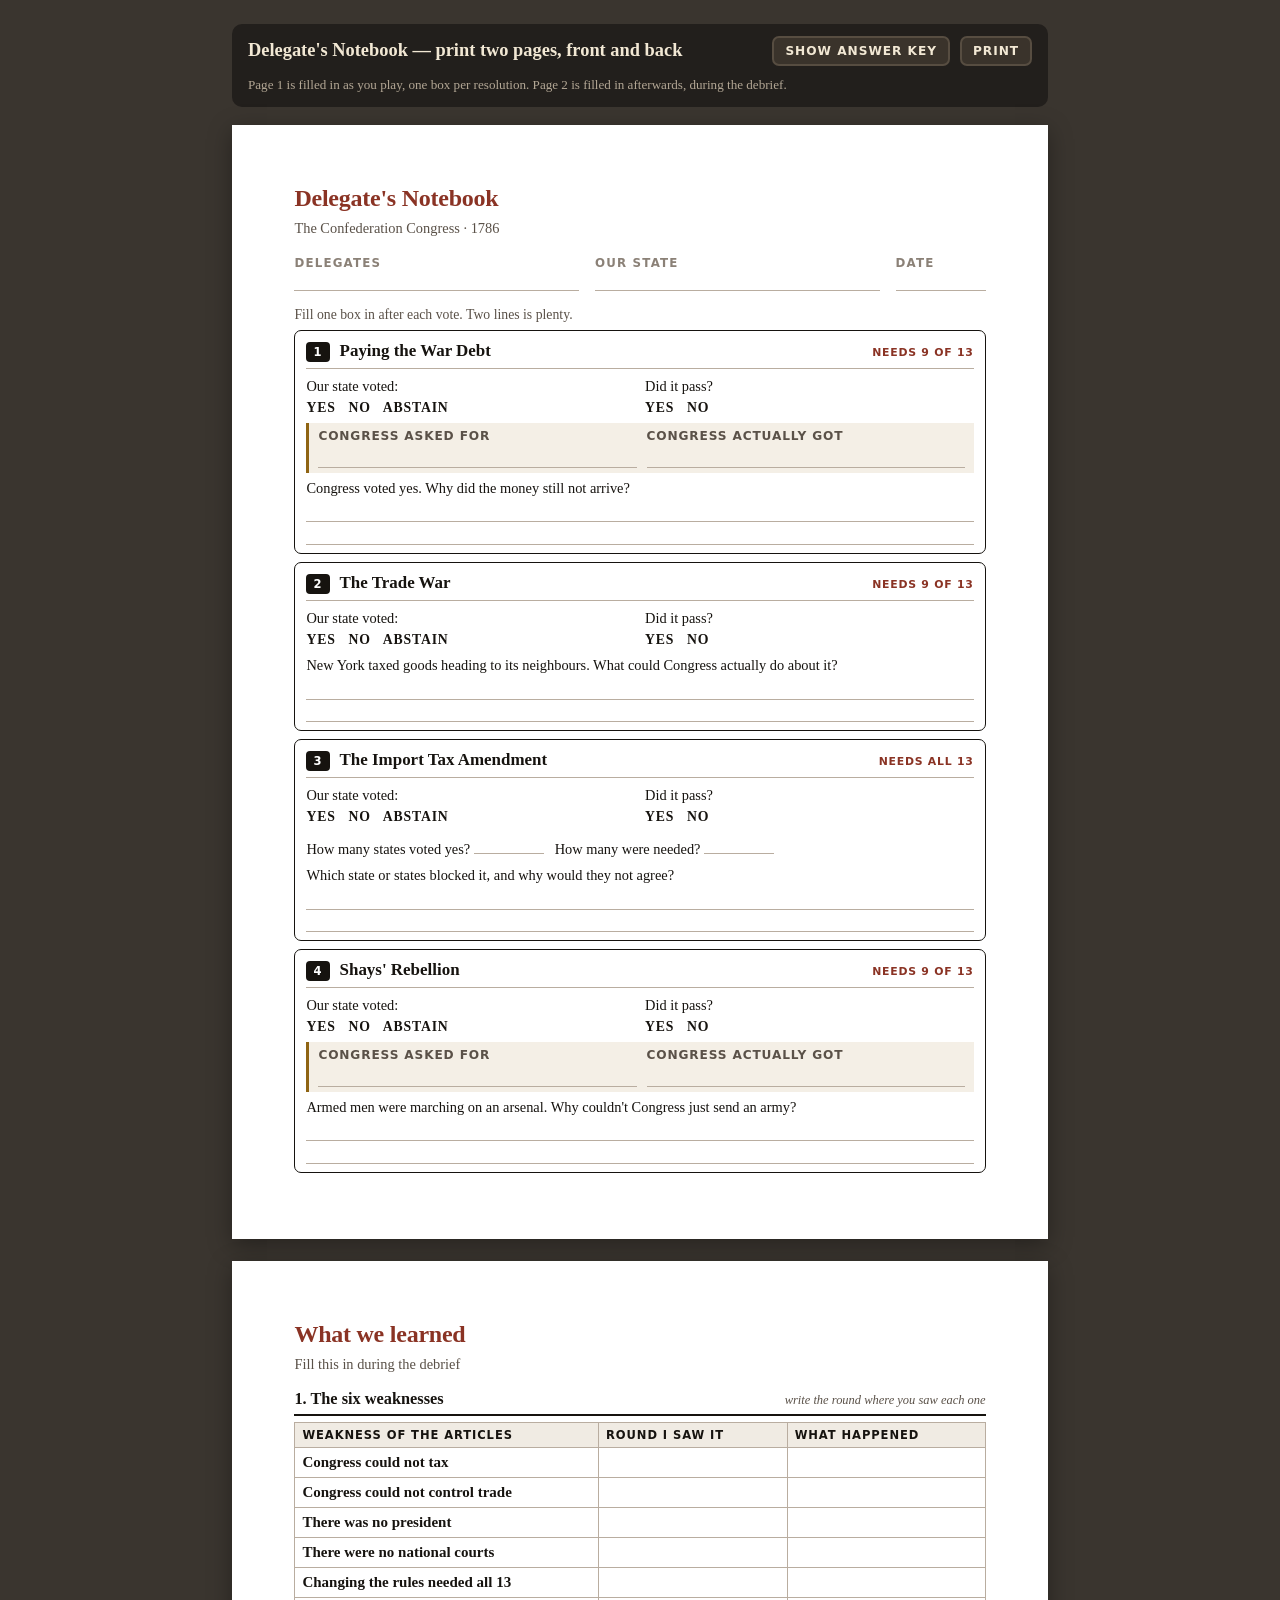
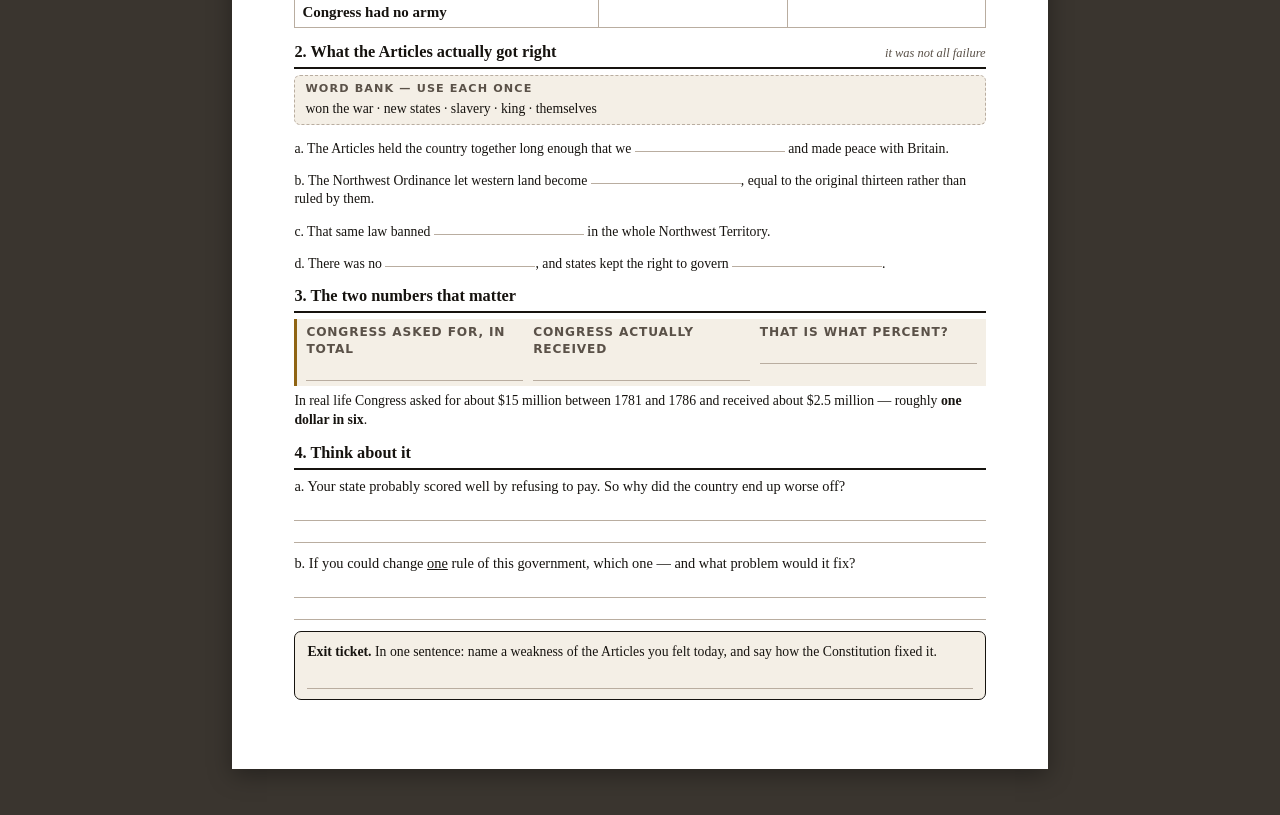
<file: worksheet.html>
<!DOCTYPE html>
<html lang="en">
<head>
<meta charset="UTF-8">
<meta name="viewport" content="width=device-width, initial-scale=1">
<title>Delegate's Notebook</title>
<link rel="icon" href="data:image/svg+xml,%3Csvg xmlns=%27http://www.w3.org/2000/svg%27 viewBox=%270 0 32 32%27%3E%3Crect width=%2732%27 height=%2732%27 rx=%276%27 fill=%27%238a3324%27/%3E%3Ctext x=%2716%27 y=%2723%27 font-size=%2719%27 text-anchor=%27middle%27 fill=%27%23f5ecd8%27 font-family=%27Georgia,serif%27%3E13%3C/text%3E%3C/svg%3E">
<style>
  :root{
    --ink:#16130f; --soft:#5a5148; --faint:#8b8177; --rule:#b9ada0;
    --accent:#8a3324; --gold:#8f6413; --paper:#fff;
  }
  *{box-sizing:border-box}
  html,body{margin:0;padding:0}
  body{background:#3a352f;color:var(--ink);
    font-family:"Iowan Old Style","Palatino Linotype",Palatino,Georgia,"Times New Roman",serif;
    font-size:15px;line-height:1.4;padding:24px 12px}

  .bar{max-width:8.5in;margin:0 auto 18px;display:flex;gap:10px;align-items:center;flex-wrap:wrap;
    background:#221f1c;border-radius:10px;padding:12px 16px;color:#f2e8d4}
  .bar h1{margin:0;font-size:1.15rem;flex:1;min-width:200px}
  .bar button{font-family:ui-sans-serif,system-ui,sans-serif;font-size:.76rem;font-weight:700;
    letter-spacing:.08em;text-transform:uppercase;border:2px solid #574d41;background:#3a332b;
    color:#f2e8d4;border-radius:7px;padding:.5em .9em;cursor:pointer}
  .bar button:hover{background:#4a4137}
  .bar button.on{background:var(--gold);border-color:var(--gold);color:#231a04}
  .bar .hint{font-size:.82rem;color:#b3a795;width:100%}

  .sheet{background:var(--paper);max-width:8.5in;min-height:11in;margin:0 auto 22px;padding:0.6in 0.65in;
    box-shadow:0 6px 22px rgba(0,0,0,.35)}

  h2{font-size:1.5rem;margin:0 0 2px;color:var(--accent);letter-spacing:-.01em}
  .sub{font-size:.9rem;color:var(--soft);margin:0 0 14px}
  h3{font-size:1.02rem;margin:13px 0 6px;padding-bottom:3px;border-bottom:2px solid var(--ink);
    display:flex;justify-content:space-between;align-items:baseline;gap:12px}
  h3 .note{font-size:.78rem;font-weight:400;color:var(--soft);font-style:italic;text-align:right}
  p{margin:0 0 6px}
  .small{font-size:.86rem}
  .muted{color:var(--soft)}

  .namebar{display:flex;gap:16px;align-items:flex-end;margin-bottom:14px;font-size:.94rem}
  .namebar .f{flex:1}
  .namebar .f span{font-size:.74rem;text-transform:uppercase;letter-spacing:.1em;color:var(--faint);
    font-family:ui-sans-serif,system-ui,sans-serif;font-weight:700}
  .fill{border-bottom:1.5px solid var(--rule);height:1.5em;display:block}

  .round{border:1.5px solid var(--ink);border-radius:7px;padding:8px 11px;margin-bottom:8px;
    break-inside:avoid}
  .round .top{display:flex;justify-content:space-between;align-items:baseline;gap:10px;
    border-bottom:1px solid var(--rule);padding-bottom:5px;margin-bottom:7px}
  .round .n{font-family:ui-sans-serif,system-ui,sans-serif;font-weight:800;font-size:.72rem;
    letter-spacing:.1em;text-transform:uppercase;color:#fff;background:var(--ink);
    border-radius:4px;padding:2px 7px}
  .round .t{font-weight:700;font-size:1.06rem;flex:1}
  .round .rule{font-family:ui-sans-serif,system-ui,sans-serif;font-size:.68rem;font-weight:700;
    letter-spacing:.07em;text-transform:uppercase;color:var(--accent);white-space:nowrap}
  .row2{display:grid;grid-template-columns:1fr 1fr;gap:10px;margin-bottom:6px}
  .q{font-size:.9rem;margin-bottom:2px}
  .circle{font-weight:700;letter-spacing:.06em}
  .money{display:grid;grid-template-columns:1fr 1fr;gap:10px;background:#f4efe6;
    border-left:3px solid var(--gold);padding:5px 9px;margin:5px 0}
  .money .lab{font-size:.76rem;text-transform:uppercase;letter-spacing:.07em;color:var(--soft);
    font-family:ui-sans-serif,system-ui,sans-serif;font-weight:700}

  table{width:100%;border-collapse:collapse;margin-bottom:6px}
  th,td{text-align:left;padding:4px 7px;border:1px solid var(--rule);vertical-align:top}
  th{background:#f0ebe3;font-family:ui-sans-serif,system-ui,sans-serif;font-size:.72rem;
    text-transform:uppercase;letter-spacing:.08em}
  td.w{width:44%;font-weight:700}
  .bank{background:#f4efe6;border:1px dashed var(--rule);border-radius:6px;padding:5px 10px;
    font-size:.86rem;margin-bottom:7px}
  .bank b{display:inline;margin-right:6px}
  .bank b{font-family:ui-sans-serif,system-ui,sans-serif;font-size:.7rem;letter-spacing:.1em;
    text-transform:uppercase;color:var(--soft);display:block;margin-bottom:3px}

  .lines div{border-bottom:1.5px solid var(--rule);height:1.5em}
  .box{border:1.5px solid var(--ink);border-radius:7px;padding:10px 12px;margin-bottom:11px}

  /* answer key — hidden until the teacher turns it on */
  .key{display:none;color:var(--accent);font-style:italic}
  body.show-key .key{display:inline}
  body.show-key .keyblock{display:block}
  /* the teacher's copy does not need blank lines to write on, and losing them
     keeps the key to the same two pages as the student sheet */
  body.show-key .lines{display:none}
  body.show-key .key.small{display:block;margin:2px 0 0}
  .keyblock{display:none}

  @page{margin:0.5in}
  @media print{
    body{background:#fff;padding:0;font-size:10.2pt;line-height:1.32}
    .bar{display:none}
    .sheet{box-shadow:none;margin:0;padding:0;min-height:0;max-width:none}
    .sheet + .sheet{page-break-before:always}
    .round,.box,table{break-inside:avoid}
  }
</style>
</head>
<body>

<div class="bar">
  <h1>Delegate's Notebook — print two pages, front and back</h1>
  <button id="key-btn">Show answer key</button>
  <button onclick="window.print()">Print</button>
  <div class="hint">Page 1 is filled in as you play, one box per resolution. Page 2 is filled in
  afterwards, during the debrief.</div>
</div>

<!-- ============================ PAGE ONE ============================ -->
<div class="sheet">
  <h2>Delegate's Notebook</h2>
  <p class="sub">The Confederation Congress &middot; 1786</p>

  <div class="namebar">
    <div class="f"><span>Delegates</span><span class="fill"></span></div>
    <div class="f"><span>Our state</span><span class="fill"></span></div>
    <div class="f" style="flex:0 0 90px"><span>Date</span><span class="fill"></span></div>
  </div>

  <p class="small muted">Fill one box in after each vote. Two lines is plenty.</p>

  <!-- R1 -->
  <div class="round">
    <div class="top">
      <span class="n">1</span>
      <span class="t">Paying the War Debt</span>
      <span class="rule">Needs 9 of 13</span>
    </div>
    <div class="row2">
      <div><div class="q">Our state voted:</div><div class="circle small">YES &nbsp; NO &nbsp; ABSTAIN</div></div>
      <div><div class="q">Did it pass?</div><div class="circle small">YES &nbsp; NO</div></div>
    </div>
    <div class="money">
      <div><div class="lab">Congress asked for</div><span class="fill"></span></div>
      <div><div class="lab">Congress actually got</div><span class="fill"></span></div>
    </div>
    <div class="q">Congress voted yes. Why did the money still not arrive?</div>
    <div class="lines"><div></div><div></div></div>
    <p class="key small">Congress could only <em>ask</em> the states for money. There was no president to
    collect it and no court to punish a state that ignored the request, so states voted yes and then sent
    nothing.</p>
  </div>

  <!-- R2 -->
  <div class="round">
    <div class="top">
      <span class="n">2</span>
      <span class="t">The Trade War</span>
      <span class="rule">Needs 9 of 13</span>
    </div>
    <div class="row2">
      <div><div class="q">Our state voted:</div><div class="circle small">YES &nbsp; NO &nbsp; ABSTAIN</div></div>
      <div><div class="q">Did it pass?</div><div class="circle small">YES &nbsp; NO</div></div>
    </div>
    <div class="q">New York taxed goods heading to its neighbours. What could Congress actually do about it?</div>
    <div class="lines"><div></div><div></div></div>
    <p class="key small">Almost nothing. Congress had no power over trade, so all it could do was politely
    ask New York to stop. Even passing the resolution changed nothing.</p>
  </div>

  <!-- R3 -->
  <div class="round">
    <div class="top">
      <span class="n">3</span>
      <span class="t">The Import Tax Amendment</span>
      <span class="rule">Needs ALL 13</span>
    </div>
    <div class="row2">
      <div><div class="q">Our state voted:</div><div class="circle small">YES &nbsp; NO &nbsp; ABSTAIN</div></div>
      <div><div class="q">Did it pass?</div><div class="circle small">YES &nbsp; NO</div></div>
    </div>
    <div class="q">How many states voted yes? <span class="fill" style="display:inline-block;width:70px"></span>
      &nbsp; How many were needed? <span class="fill" style="display:inline-block;width:70px"></span></div>
    <div class="q" style="margin-top:6px">Which state or states blocked it, and why would they not agree?</div>
    <div class="lines"><div></div><div></div></div>
    <p class="key small">Usually Rhode Island. It made money from its own port taxes and refused to hand the
    power to tax to Congress. In real life Rhode Island blocked this exact plan in 1782, alone.</p>
  </div>

  <!-- R4 -->
  <div class="round">
    <div class="top">
      <span class="n">4</span>
      <span class="t">Shays' Rebellion</span>
      <span class="rule">Needs 9 of 13</span>
    </div>
    <div class="row2">
      <div><div class="q">Our state voted:</div><div class="circle small">YES &nbsp; NO &nbsp; ABSTAIN</div></div>
      <div><div class="q">Did it pass?</div><div class="circle small">YES &nbsp; NO</div></div>
    </div>
    <div class="money">
      <div><div class="lab">Congress asked for</div><span class="fill"></span></div>
      <div><div class="lab">Congress actually got</div><span class="fill"></span></div>
    </div>
    <div class="q">Armed men were marching on an arsenal. Why couldn't Congress just send an army?</div>
    <div class="lines"><div></div><div></div></div>
    <p class="key small">Congress had no army of its own and could not draft a single soldier. It could only
    ask the states for men and money. In real life a private army paid for by Boston merchants stopped the
    rebellion.</p>
  </div>
</div>

<!-- ============================ PAGE TWO ============================ -->
<div class="sheet">
  <h2>What we learned</h2>
  <p class="sub">Fill this in during the debrief</p>

  <h3>1. The six weaknesses <span class="note">write the round where you saw each one</span></h3>
  <table>
    <thead><tr><th class="w">Weakness of the Articles</th><th>Round I saw it</th><th>What happened</th></tr></thead>
    <tbody>
      <tr><td class="w">Congress could not tax<span class="key"> — it could only ask</span></td>
          <td><span class="key">1, 4</span></td><td><span class="key">Voted yes, money never came</span></td></tr>
      <tr><td class="w">Congress could not control trade</td>
          <td><span class="key">2</span></td><td><span class="key">NY taxed its neighbours anyway</span></td></tr>
      <tr><td class="w">There was no president</td>
          <td><span class="key">1, 2, 4</span></td><td><span class="key">Nobody to enforce anything</span></td></tr>
      <tr><td class="w">There were no national courts</td>
          <td><span class="key">2</span></td><td><span class="key">No judge to settle state fights</span></td></tr>
      <tr><td class="w">Changing the rules needed all 13</td>
          <td><span class="key">3</span></td><td><span class="key">One state killed the fix</span></td></tr>
      <tr><td class="w">Congress had no army</td>
          <td><span class="key">4</span></td><td><span class="key">Could not stop the rebellion</span></td></tr>
    </tbody>
  </table>

  <h3>2. What the Articles actually got right <span class="note">it was not all failure</span></h3>
  <div class="bank"><b>Word bank &mdash; use each once</b>
    won the war &middot; new states &middot; slavery &middot; king &middot; themselves</div>

  <p class="small">a. The Articles held the country together long enough that we
    <span class="fill" style="display:inline-block;width:150px"></span><span class="key"> won the war</span>
    and made peace with Britain.</p>
  <p class="small">b. The Northwest Ordinance let western land become
    <span class="fill" style="display:inline-block;width:150px"></span><span class="key"> new states</span>,
    equal to the original thirteen rather than ruled by them.</p>
  <p class="small">c. That same law banned
    <span class="fill" style="display:inline-block;width:150px"></span><span class="key"> slavery</span>
    in the whole Northwest Territory.</p>
  <p class="small">d. There was no
    <span class="fill" style="display:inline-block;width:150px"></span><span class="key"> king</span>,
    and states kept the right to govern
    <span class="fill" style="display:inline-block;width:150px"></span><span class="key"> themselves</span>.</p>

  <h3>3. The two numbers that matter</h3>
  <div class="money" style="grid-template-columns:1fr 1fr 1fr">
    <div><div class="lab">Congress asked for, in total</div><span class="fill"></span></div>
    <div><div class="lab">Congress actually received</div><span class="fill"></span></div>
    <div><div class="lab">That is what percent?</div><span class="fill"></span></div>
  </div>
  <p class="small">In real life Congress asked for about $15 million between 1781 and 1786 and received
  about $2.5 million — roughly <strong>one dollar in six</strong>.</p>

  <h3>4. Think about it</h3>
  <p class="q">a. Your state probably scored well by refusing to pay. So why did the country end up worse off?</p>
  <div class="lines"><div></div><div></div></div>
  <p class="keyblock small key">Every state doing the smart thing for itself added up to a country that
  could not pay its debts, defend itself, or settle arguments. What is good for one state is not
  automatically good for all thirteen.</p>

  <p class="q" style="margin-top:10px">b. If you could change <u>one</u> rule of this government, which one —
  and what problem would it fix?</p>
  <div class="lines"><div></div><div></div></div>

  <div class="box" style="margin-top:11px;background:#f4efe6">
    <p class="small" style="margin:0"><strong>Exit ticket.</strong> In one sentence: name a weakness of the
    Articles you felt today, and say how the Constitution fixed it.</p>
    <div class="lines" style="margin-top:5px"><div></div></div>
  </div>
</div>

<script>
  var btn = document.getElementById('key-btn');
  btn.addEventListener('click', function () {
    var on = document.body.classList.toggle('show-key');
    btn.textContent = on ? 'Hide answer key' : 'Show answer key';
    btn.classList.toggle('on', on);
  });
</script>
</body>
</html>
</file>
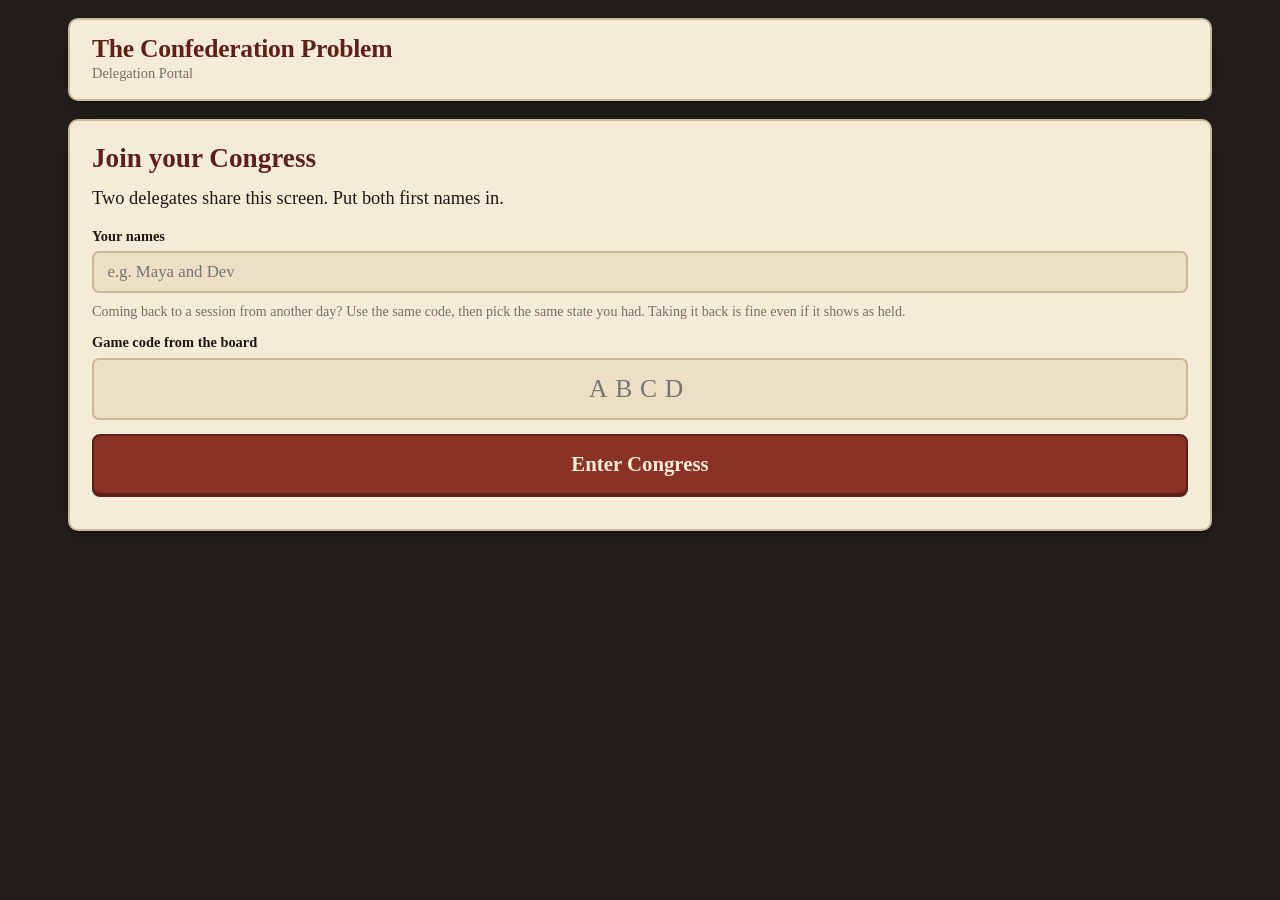
<file: download/confederation-student.html>
<!DOCTYPE html>
<html lang="en">
<head>
<meta charset="UTF-8">
<meta name="viewport" content="width=device-width, initial-scale=1">
<title>Delegation — The Confederation Problem</title>
<link rel="icon" href="data:image/svg+xml,%3Csvg xmlns=%27http://www.w3.org/2000/svg%27 viewBox=%270 0 32 32%27%3E%3Crect width=%2732%27 height=%2732%27 rx=%276%27 fill=%27%238a3324%27/%3E%3Ctext x=%2716%27 y=%2723%27 font-size=%2719%27 text-anchor=%27middle%27 fill=%27%23f5ecd8%27 font-family=%27Georgia,serif%27%3E13%3C/text%3E%3C/svg%3E">
<style>
/* ============================================================
   THE CONFEDERATION PROBLEM — shared styles
   Built for a classroom projector: heavy weights, high contrast,
   nothing smaller than 15px on a shared screen.
   ============================================================ */
:root{
  --ink:#1c1815; --ink-soft:#4a413a; --ink-faint:#7a6e63;
  --parch:#f5ecd8; --parch-2:#ebdfc4; --parch-3:#e0d0ad;
  --line:#cbb896;
  --slate:#221f1c; --slate-2:#2e2a25;
  --red:#8a3324; --red-dk:#5f2117; --red-lt:#b8503c;
  --gold:#c8912f; --gold-dk:#8f6413;
  --yes:#2f7d4f; --no:#a3342a; --abst:#5c6b7d;
  --shadow:0 2px 0 rgba(0,0,0,.18), 0 8px 24px rgba(0,0,0,.22);
  --r:10px;
}
*{box-sizing:border-box}
html,body{margin:0;padding:0}
body{
  background:var(--slate);
  color:var(--ink);
  font-family:"Iowan Old Style","Palatino Linotype",Palatino,Georgia,"Times New Roman",serif;
  font-size:17px; line-height:1.5;
  -webkit-text-size-adjust:100%;
}
.wrap{max-width:1180px;margin:0 auto;padding:18px}
.wrap-wide{max-width:1560px;margin:0 auto;padding:18px}

/* ---------- surfaces ---------- */
.card{
  background:var(--parch); border:2px solid var(--line);
  border-radius:var(--r); box-shadow:var(--shadow); padding:22px; margin-bottom:18px;
}
.card.tight{padding:14px 16px}
.card.dark{background:var(--slate-2);border-color:#453d34;color:var(--parch)}
.inset{background:var(--parch-2);border:1px dashed var(--line);border-radius:8px;padding:14px}

/* ---------- type ---------- */
h1,h2,h3{margin:0 0 .4em;line-height:1.15;font-weight:700}
h1{font-size:2.5rem;color:var(--red-dk);letter-spacing:-.01em}
h2{font-size:1.7rem;color:var(--red-dk)}
h3{font-size:1.2rem;color:var(--ink)}
p{margin:0 0 .7em}
.lede{font-size:1.15rem}
.small{font-size:.88rem}
.muted{color:var(--ink-faint)}
.eyebrow{
  font-family:ui-sans-serif,system-ui,-apple-system,"Segoe UI",sans-serif;
  font-size:.72rem;font-weight:700;letter-spacing:.14em;text-transform:uppercase;
  color:var(--ink-faint);margin-bottom:.35em
}
.serif-num{font-variant-numeric:tabular-nums}
.center{text-align:center}
mark.gloss{
  background:linear-gradient(transparent 62%, #e6cf94 62%);
  cursor:help;border-bottom:1px dotted var(--gold-dk);padding:0 1px
}

/* ---------- buttons ---------- */
.btn{
  font-family:inherit;font-size:1rem;font-weight:700;
  background:var(--red);color:var(--parch);
  border:2px solid var(--red-dk);border-radius:8px;
  padding:.6em 1.1em;cursor:pointer;transition:.15s;
  box-shadow:0 2px 0 var(--red-dk);
}
.btn:hover:not(:disabled){background:var(--red-dk);transform:translateY(-1px);box-shadow:0 3px 0 #3d150e}
.btn:active:not(:disabled){transform:translateY(1px);box-shadow:none}
.btn:disabled{opacity:.42;cursor:not-allowed;box-shadow:none}
.btn.ghost{background:transparent;color:var(--red-dk);box-shadow:none}
.btn.ghost:hover:not(:disabled){background:rgba(138,51,36,.1);transform:none}
.btn.gold{background:var(--gold);border-color:var(--gold-dk);color:#2b1f06;box-shadow:0 2px 0 var(--gold-dk)}
.btn.gold:hover:not(:disabled){background:var(--gold-dk);color:var(--parch)}
.btn.big{font-size:1.3rem;padding:.8em 1.6em}
.btn.wide{width:100%}
.btn.sm{font-size:.85rem;padding:.4em .7em}
.btn-yes{background:var(--yes);border-color:#1d5233;box-shadow:0 2px 0 #1d5233}
.btn-yes:hover:not(:disabled){background:#1d5233}
.btn-no{background:var(--no);border-color:#6e1f17;box-shadow:0 2px 0 #6e1f17}
.btn-no:hover:not(:disabled){background:#6e1f17}
.btn-abstain{background:var(--abst);border-color:#3a4552;box-shadow:0 2px 0 #3a4552}
.btn-abstain:hover:not(:disabled){background:#3a4552}
.btn-row{display:flex;gap:10px;flex-wrap:wrap}

/* ---------- forms ---------- */
input[type=text],select{
  font-family:inherit;font-size:1.05rem;width:100%;
  background:var(--parch-2);border:2px solid var(--line);border-radius:7px;padding:.55em .8em;color:var(--ink)
}
input[type=text]:focus,select:focus{outline:3px solid var(--gold);outline-offset:1px}
label{display:block;font-weight:700;margin-bottom:.25em;font-size:.9rem}
.field{margin-bottom:14px}

/* ---------- layout helpers ---------- */
.grid{display:grid;gap:16px}
.g2{grid-template-columns:1fr 1fr}
.g3{grid-template-columns:repeat(3,1fr)}
.split{display:grid;grid-template-columns:1fr 340px;gap:18px;align-items:start}
@media (max-width:900px){.g2,.g3,.split{grid-template-columns:1fr}}
.row{display:flex;gap:12px;align-items:center;flex-wrap:wrap}
.spread{display:flex;justify-content:space-between;align-items:center;gap:12px;flex-wrap:wrap}
.hidden{display:none !important}

/* ---------- masthead ---------- */
.masthead{
  background:var(--parch);border:2px solid var(--line);border-radius:var(--r);
  box-shadow:var(--shadow);padding:14px 22px;margin-bottom:18px;
  display:flex;justify-content:space-between;align-items:center;gap:16px;flex-wrap:wrap
}
.masthead h1{font-size:1.6rem;margin:0}
.masthead .sub{font-size:.9rem;color:var(--ink-faint)}
.code-chip{
  font-family:ui-monospace,Menlo,Consolas,monospace;font-size:1.5rem;font-weight:700;
  letter-spacing:.22em;background:var(--slate);color:var(--gold);
  padding:.25em .6em;border-radius:8px
}

/* ---------- meters ---------- */
.meter{background:var(--parch-3);border:1px solid var(--line);border-radius:6px;padding:2px;overflow:hidden}
.meter-bar{height:14px;border-radius:4px;transition:width .6s cubic-bezier(.2,.8,.2,1)}
.m-stab{background:linear-gradient(90deg,#a3342a,#c8912f 45%,#2f7d4f)}
.m-interest{background:#4a3f8b}
.stat{background:var(--parch-2);border:1px solid var(--line);border-radius:8px;padding:10px 12px}
.stat .k{font-size:.72rem;text-transform:uppercase;letter-spacing:.1em;color:var(--ink-faint);font-weight:700;
  font-family:ui-sans-serif,system-ui,sans-serif}
.stat .v{font-size:1.5rem;font-weight:700;font-variant-numeric:tabular-nums;line-height:1.1}

/* ---------- the 13 seats ---------- */
.seats{display:grid;grid-template-columns:repeat(auto-fill,minmax(112px,1fr));gap:10px}
.seat{
  background:var(--parch-2);border:2px solid var(--line);border-radius:9px;
  padding:9px 8px;text-align:center;transition:.25s;position:relative;overflow:hidden
}
.seat .ab{font-size:1.5rem;font-weight:700;line-height:1}
.seat .nm{font-size:.63rem;color:var(--ink-faint);text-transform:uppercase;letter-spacing:.02em;
  font-family:ui-sans-serif,system-ui,sans-serif;font-weight:700;margin-top:2px;
  overflow-wrap:anywhere;hyphens:auto;line-height:1.2}
.seat .vt{font-size:.78rem;font-weight:700;margin-top:5px;
  font-family:ui-sans-serif,system-ui,sans-serif;text-transform:uppercase;letter-spacing:.06em}
.seat.yes{background:#d8ead9;border-color:var(--yes);color:#17452b}
.seat.no{background:#f2d9d4;border-color:var(--no);color:#6e1f17}
.seat.abstain{background:#dee3ea;border-color:var(--abst);color:#333f4d}
.seat.waiting{opacity:.55}
.seat.absent{background:#3a342d;border-color:#241f1a;color:#8d8378}
.seat.absent .nm{color:#6f665c}
.seat.you{outline:4px solid var(--gold);outline-offset:2px}
.seat .tag{
  position:absolute;top:0;right:0;font-size:.55rem;font-weight:700;letter-spacing:.06em;
  padding:2px 5px;border-bottom-left-radius:7px;
  font-family:ui-sans-serif,system-ui,sans-serif;text-transform:uppercase
}
.seat .tag.bot{background:var(--slate);color:var(--parch-3)}
.seat .tag.stu{background:var(--gold);color:#2b1f06}
.seat .paid{font-size:.7rem;font-weight:700;font-family:ui-sans-serif,system-ui,sans-serif;margin-top:3px}
.seat .paid.full{color:#17452b}.seat .paid.half{color:#8f6413}.seat .paid.none{color:#8a2019}

/* ---------- timer ---------- */
.timer{
  font-family:ui-monospace,Menlo,Consolas,monospace;font-size:3rem;font-weight:700;
  font-variant-numeric:tabular-nums;line-height:1;color:var(--ink)
}
.timer.low{color:var(--red);animation:pulse 1s infinite}
@keyframes pulse{50%{opacity:.45}}

/* ---------- ticker ---------- */
.ticker{max-height:230px;overflow-y:auto;font-size:.92rem}
.ticker .line{padding:6px 9px;border-bottom:1px dashed var(--line)}
.ticker .line:last-child{border-bottom:0}
.ticker .line.ok{background:rgba(47,125,79,.11)}
.ticker .line.bad{background:rgba(163,52,42,.11)}

/* ---------- modal ---------- */
.overlay{
  position:fixed;inset:0;background:rgba(15,12,10,.82);z-index:900;
  display:flex;align-items:center;justify-content:center;padding:20px
}
.modal{max-width:820px;width:100%;max-height:92vh;overflow-y:auto}

/* ---------- misc ---------- */
.pill{
  display:inline-block;font-family:ui-sans-serif,system-ui,sans-serif;font-size:.7rem;font-weight:700;
  letter-spacing:.08em;text-transform:uppercase;padding:3px 9px;border-radius:99px;
  background:var(--parch-3);border:1px solid var(--line);color:var(--ink-soft)
}
.pill.hot{background:var(--red);color:var(--parch);border-color:var(--red-dk)}
.pill.good{background:var(--yes);color:#fff;border-color:#1d5233}
.rule{border:0;border-top:2px dashed var(--line);margin:16px 0}
.callout{border-left:5px solid var(--gold);background:var(--parch-2);padding:12px 15px;border-radius:0 8px 8px 0}
.callout.warn{border-left-color:var(--red)}
.hist{
  background:#efe3c7;border:1px solid var(--line);border-left:5px solid var(--gold-dk);
  border-radius:0 8px 8px 0;padding:13px 16px;font-size:.95rem
}
.hist .eyebrow{color:var(--gold-dk)}
table{width:100%;border-collapse:collapse}
th,td{text-align:left;padding:7px 9px;border-bottom:1px solid var(--line)}
th{font-family:ui-sans-serif,system-ui,sans-serif;font-size:.72rem;text-transform:uppercase;
  letter-spacing:.09em;color:var(--ink-faint)}
td.num,th.num{text-align:right;font-variant-numeric:tabular-nums}
ul.clean{list-style:none;padding:0;margin:0}
ul.clean li{padding:5px 0 5px 22px;position:relative}
ul.clean li::before{content:"—";position:absolute;left:0;color:var(--gold-dk);font-weight:700}
.scroll-y{overflow-y:auto}

/* ============================================================
   THE MAP BOARD
   ============================================================ */
.map-wrap{background:#c3d6e0;border:2px solid var(--line);border-radius:var(--r);
  padding:8px;position:relative;overflow:hidden}
.map-wrap.dim{background:#a9c2d0}
.aoc-map{display:block;width:100%;height:auto;max-height:76vh}

.aoc-map .shape{fill:var(--parch);stroke:#6b4a2f;stroke-width:1.3;stroke-linejoin:round;
  transition:fill .45s ease, stroke .45s ease}
.aoc-map .st.neutral .shape{fill:#b9b2a6;stroke:#8c8378}
.aoc-map .st.pending .shape{fill:#efe4cb}
.aoc-map .st.sealed  .shape{fill:#8d7f6b;stroke:#5d5344}
.aoc-map .st.absent  .shape{fill:#4a423a;stroke:#2f2924}
.aoc-map .st.v-yes     .shape{fill:#3f9160;stroke:#1d5233}
.aoc-map .st.v-no      .shape{fill:#b8483a;stroke:#6e1f17}
.aoc-map .st.v-abstain .shape{fill:#8794a3;stroke:#4a5563}
.aoc-map .st.p-full .shape{fill:#3f9160;stroke:#1d5233}
.aoc-map .st.p-half .shape{fill:url(#hatch);stroke:#8f6413}
.aoc-map .st.p-none .shape{fill:#7d2019;stroke:#4a0f0b}
.aoc-map .st.you .shape{stroke:var(--gold);stroke-width:3.5}

.aoc-map .landing .shape{animation:landflash .6s ease}
@keyframes landflash{0%{filter:brightness(2.3)}100%{filter:brightness(1)}}
.aoc-map .landing .ab,.aoc-map .landing .nm,.aoc-map .landing .vt{animation:landpop .6s ease}
@keyframes landpop{0%{opacity:0;transform:translateY(-6px)}60%{opacity:1}100%{opacity:1;transform:none}}
.aoc-map .landing .chipbg{animation:landflash .6s ease}

/* text on the map */
.aoc-map text{font-family:ui-sans-serif,system-ui,-apple-system,"Segoe UI",sans-serif;
  paint-order:stroke fill;pointer-events:none}
.aoc-map .inlabel .ab{font-size:31px;font-weight:800;text-anchor:middle;fill:var(--ink);
  stroke:rgba(255,255,255,.6);stroke-width:3.5px;letter-spacing:.02em}
.aoc-map .inlabel .vt{font-size:15px;font-weight:800;text-anchor:middle;fill:var(--ink-soft);
  stroke:rgba(255,255,255,.55);stroke-width:3px;letter-spacing:.08em}
.aoc-map .inlabel .sub{font-size:13px;font-weight:700;text-anchor:middle;fill:#5f5850;
  stroke:rgba(255,255,255,.45);stroke-width:2.5px}
.aoc-map .inlabel.v-yes .ab,.aoc-map .inlabel.v-yes .vt,
.aoc-map .inlabel.p-full .ab,.aoc-map .inlabel.p-full .vt{fill:#0f3d22;stroke:rgba(255,255,255,.75)}
.aoc-map .inlabel.v-no .ab,.aoc-map .inlabel.v-no .vt,
.aoc-map .inlabel.p-none .ab,.aoc-map .inlabel.p-none .vt{fill:#fff;stroke:rgba(0,0,0,.35)}
.aoc-map .inlabel.absent .ab,.aoc-map .inlabel.absent .vt{fill:#cdc3b6;stroke:rgba(0,0,0,.5)}
.aoc-map .inlabel.v-abstain .ab,.aoc-map .inlabel.v-abstain .vt{fill:#1d242c;stroke:rgba(255,255,255,.6)}

/* chips out in the Atlantic */
.aoc-map .leader{stroke:#5d7b8c;stroke-width:1.6;stroke-dasharray:4 4}
.aoc-map .chipbg{fill:var(--parch);stroke:#6b4a2f;stroke-width:1.6;transition:fill .45s ease}
.aoc-map .chip .ab{font-size:23px;font-weight:800;fill:var(--ink)}
.aoc-map .chip .nm{font-size:13px;font-weight:700;fill:var(--ink-soft);letter-spacing:.03em}
.aoc-map .chip .vt{font-size:14px;font-weight:800;fill:var(--ink-soft);letter-spacing:.09em}
.aoc-map .chip.pending .chipbg{fill:#efe4cb}
.aoc-map .chip.sealed  .chipbg{fill:#8d7f6b}
.aoc-map .chip.absent  .chipbg{fill:#4a423a}
.aoc-map .chip.v-yes     .chipbg{fill:#3f9160;stroke:#1d5233}
.aoc-map .chip.v-no      .chipbg{fill:#b8483a;stroke:#6e1f17}
.aoc-map .chip.v-abstain .chipbg{fill:#8794a3;stroke:#4a5563}
.aoc-map .chip.p-full .chipbg{fill:#3f9160;stroke:#1d5233}
.aoc-map .chip.p-half .chipbg{fill:url(#hatch);stroke:#8f6413}
.aoc-map .chip.p-none .chipbg{fill:#7d2019;stroke:#4a0f0b}
.aoc-map .chip.you .chipbg{stroke:var(--gold);stroke-width:3.5}
.aoc-map .chip.v-yes .ab,.aoc-map .chip.v-yes .nm,.aoc-map .chip.v-yes .vt,
.aoc-map .chip.p-full .ab,.aoc-map .chip.p-full .nm,.aoc-map .chip.p-full .vt{fill:#eafaf0}
.aoc-map .chip.v-no .ab,.aoc-map .chip.v-no .nm,.aoc-map .chip.v-no .vt,
.aoc-map .chip.p-none .ab,.aoc-map .chip.p-none .nm,.aoc-map .chip.p-none .vt,
.aoc-map .chip.absent .ab,.aoc-map .chip.absent .nm,.aoc-map .chip.absent .vt,
.aoc-map .chip.sealed .ab,.aoc-map .chip.sealed .nm,.aoc-map .chip.sealed .vt{fill:#fdf6e6}
.aoc-map .chip.v-abstain .ab,.aoc-map .chip.v-abstain .nm,.aoc-map .chip.v-abstain .vt{fill:#141a20}

/* the running tally that sits over the map */
.tallybar{display:flex;align-items:center;gap:14px;background:var(--slate);color:var(--parch);
  border-radius:9px;padding:10px 15px;margin-bottom:8px;flex-wrap:wrap}
.tallybar .big{font-size:2.1rem;font-weight:800;font-variant-numeric:tabular-nums;line-height:1}
.tallybar .lab{font-family:ui-sans-serif,system-ui,sans-serif;font-size:.66rem;font-weight:700;
  letter-spacing:.13em;text-transform:uppercase;color:#b3a795}
.tallybar .grp{text-align:center;min-width:56px}
.tallybar .grp.yes .big{color:#6ed296}
.tallybar .grp.no .big{color:#f0897a}
.tallybar .grp.ab .big{color:#b9c4d1}
.tallybar .track{flex:1;min-width:170px;height:20px;background:#3d3730;border-radius:99px;
  position:relative;overflow:hidden;border:1px solid #52493f}
.tallybar .fill{height:100%;background:linear-gradient(90deg,#2f7d4f,#5fbf87);
  width:0;transition:width .4s cubic-bezier(.2,.8,.2,1)}
.tallybar .need{position:absolute;top:-3px;bottom:-3px;width:3px;background:var(--gold);
  box-shadow:0 0 0 1px rgba(0,0,0,.4)}
.tallybar .verdict{font-size:1.5rem;font-weight:800;letter-spacing:.04em}
.tallybar .verdict.pass{color:#6ed296}
.tallybar .verdict.fail{color:#f0897a}

/* map legend */
.maplegend{display:flex;gap:14px;flex-wrap:wrap;justify-content:center;margin-top:8px;
  font-family:ui-sans-serif,system-ui,sans-serif;font-size:.72rem;font-weight:700;
  letter-spacing:.06em;text-transform:uppercase;color:var(--ink-faint)}
.maplegend span{display:flex;align-items:center;gap:6px}
.maplegend i{width:15px;height:15px;border-radius:4px;border:1px solid var(--line);display:inline-block}

.viewtabs{display:inline-flex;border:2px solid var(--line);border-radius:8px;overflow:hidden}
.viewtabs button{font-family:ui-sans-serif,system-ui,sans-serif;font-size:.76rem;font-weight:700;
  letter-spacing:.08em;text-transform:uppercase;padding:.45em .9em;border:0;cursor:pointer;
  background:var(--parch-2);color:var(--ink-soft)}
.viewtabs button.on{background:var(--red);color:var(--parch)}
.tallybar .moneybar{text-align:right;padding-left:16px;border-left:2px solid #4a423a;min-width:150px}
.tallybar .moneybar .big{font-size:1.6rem;color:#f0c97a;font-variant-numeric:tabular-nums}
.tallybar .moneybar .lab{color:#b3a795}

/* what a resolution touches for your state (student + solo) */
.touch{display:flex;align-items:center;gap:9px;padding:5px 0;font-size:.95rem}
.touch .arrow{font-weight:800;font-size:1rem;width:15px;text-align:center;flex:0 0 auto}
.touch.pos .arrow{color:#1d5233}
.touch.neg .arrow{color:#9e2f24}
.touch .txt{flex:1}
.touch .mag{font-family:ui-sans-serif,system-ui,sans-serif;font-size:.66rem;font-weight:700;
  letter-spacing:.07em;text-transform:uppercase;color:var(--ink-faint);white-space:nowrap}

/* ============================================================
   THE READ-ALOUD  — the teacher performs this to open a round
   ============================================================ */
.dispatch{
  background:#211d19;color:#f2e8d4;border:2px solid #4a4137;border-left:8px solid var(--gold);
  border-radius:var(--r);padding:22px 26px;margin-bottom:18px;box-shadow:var(--shadow);
  position:relative
}
.dispatch .cuehead{display:flex;justify-content:space-between;align-items:center;gap:14px;
  flex-wrap:wrap;margin-bottom:14px;padding-bottom:10px;border-bottom:1px dashed #4a4137}
.dispatch .dateline{font-family:ui-sans-serif,system-ui,-apple-system,sans-serif;
  font-size:.78rem;font-weight:800;letter-spacing:.18em;text-transform:uppercase;color:var(--gold)}
.dispatch .badge{font-family:ui-sans-serif,system-ui,sans-serif;font-size:.66rem;font-weight:800;
  letter-spacing:.13em;text-transform:uppercase;color:#a39683;white-space:nowrap}
.dispatch p{font-size:1.28rem;line-height:1.62;margin:0 0 .82em;color:#f2e8d4;
  text-wrap:pretty;max-width:62ch}
.dispatch p:last-child{margin-bottom:0}
.dispatch p:last-child{color:var(--gold);font-style:italic}
.dispatch .tools{margin-top:14px;padding-top:12px;border-top:1px dashed #4a4137;
  display:flex;gap:9px;flex-wrap:wrap}
.dispatch .tools .btn{background:#3a332b;border-color:#574d41;color:#f2e8d4;box-shadow:none}
.dispatch .tools .btn:hover:not(:disabled){background:#4a4137;transform:none}

/* presenter mode: bigger for the back row */
.dispatch.big p{font-size:1.72rem;line-height:1.55;max-width:none}
.dispatch.big .dateline{font-size:.95rem}

/* students follow along while the teacher reads */
.dispatch.follow{border-left-color:#8c7a5c}
.dispatch.follow p{font-size:1.12rem}

.replay-narr{margin-bottom:14px}

/* ============================================================
   THE QUESTION + WHAT EACH OUTCOME DOES
   Students must be able to say, before voting, exactly what
   they are deciding and what either answer actually causes.
   ============================================================ */
.thequestion{background:var(--slate);color:var(--parch);border-radius:10px;
  padding:14px 18px;margin:14px 0}
.thequestion .lab{font-family:ui-sans-serif,system-ui,sans-serif;font-size:.66rem;font-weight:800;
  letter-spacing:.14em;text-transform:uppercase;color:var(--gold);margin-bottom:5px}
.thequestion .q{font-size:1.32rem;font-weight:700;line-height:1.35}

.outcomes{display:grid;grid-template-columns:1fr 1fr;gap:12px;margin-top:14px}
@media(max-width:760px){.outcomes{grid-template-columns:1fr}}
.outcome{border-radius:9px;padding:12px 14px;border:2px solid}
.outcome.pass{background:#e4efe6;border-color:#2f7d4f}
.outcome.fail{background:#f6e0da;border-color:#a3342a}
.outcome .h{font-family:ui-sans-serif,system-ui,sans-serif;font-size:.7rem;font-weight:800;
  letter-spacing:.1em;text-transform:uppercase;margin-bottom:5px}
.outcome.pass .h{color:#1d5233}
.outcome.fail .h{color:#8a2019}
.outcome p{margin:0;font-size:.98rem;line-height:1.45}
.nocost{font-size:.9rem;color:var(--ink-soft);line-height:1.45}

/* ============================================================
   THE FIRST-RUN TOUR (student + solo)
   ============================================================ */
/* ---- first-run tour ---- */
#tour{position:fixed;inset:0;z-index:300}
.tour-block{position:fixed;inset:0;z-index:300;cursor:default}
.tour-hole{position:fixed;z-index:301;border-radius:12px;pointer-events:none;
  box-shadow:0 0 0 9999px rgba(12,10,8,.76);transition:all .32s cubic-bezier(.2,.8,.2,1);
  outline:3px solid var(--gold);outline-offset:2px}
.tour-card{position:fixed;z-index:302;width:min(340px,calc(100vw - 28px));
  max-height:calc(100vh - 16px);overflow-y:auto;
  background:var(--parch);border:2px solid var(--line);border-radius:12px;
  box-shadow:0 12px 32px rgba(0,0,0,.45);padding:16px 18px;
  transition:top .32s cubic-bezier(.2,.8,.2,1), left .32s cubic-bezier(.2,.8,.2,1)}
.tour-card .step{font-family:ui-sans-serif,system-ui,sans-serif;font-size:.66rem;font-weight:800;
  letter-spacing:.13em;text-transform:uppercase;color:var(--ink-faint);margin-bottom:5px}
.tour-card h4{margin:0 0 6px;font-size:1.18rem;color:var(--red-dk);line-height:1.2}
.tour-card p{margin:0 0 13px;font-size:.98rem;line-height:1.45}
.tour-card .row{display:flex;gap:9px;align-items:center}
.tour-card .btn{flex:0 0 auto}
.tour-card .skip{margin-left:auto;background:none;border:0;font-family:inherit;
  font-size:.86rem;color:var(--ink-faint);text-decoration:underline;cursor:pointer;padding:4px}
.tour-card .skip:hover{color:var(--red)}
@media (prefers-reduced-motion:reduce){
  .tour-hole,.tour-card{transition:none}
}
.tourbtn{background:none;border:1px solid rgba(245,236,216,.35);color:var(--parch);
  font-family:ui-sans-serif,system-ui,sans-serif;font-size:.66rem;font-weight:700;
  letter-spacing:.09em;text-transform:uppercase;border-radius:99px;padding:3px 9px;cursor:pointer}
.tourbtn:hover{background:rgba(245,236,216,.16)}



  /* ---- the bar that tells you what to do right now ---- */
  .actionbar{position:sticky;top:0;z-index:60;display:flex;align-items:center;gap:14px;
    background:var(--slate);color:var(--parch);border-radius:0 0 12px 12px;padding:12px 18px;
    box-shadow:0 6px 18px rgba(0,0,0,.35);margin:0 0 16px;flex-wrap:wrap;
    border-bottom:4px solid var(--gold)}
  .actionbar.act-vote{border-bottom-color:#5fbf87}
  .actionbar.act-pay{border-bottom-color:#e0574a}
  .actionbar.act-debate{border-bottom-color:var(--gold)}
  .actionbar.act-wait{border-bottom-color:#6b6255}
  .actionbar .cue{font-family:ui-sans-serif,system-ui,sans-serif;font-weight:800;font-size:1.25rem;
    letter-spacing:.03em;text-transform:uppercase;line-height:1.1}
  .actionbar.act-vote .cue{color:#7ee0a4}
  .actionbar.act-pay .cue{color:#ff9b8d}
  .actionbar.act-debate .cue{color:#f0c97a}
  .actionbar.act-wait .cue{color:#b3a795}
  .actionbar .say{flex:1;min-width:200px;font-size:1rem;color:#e8dcc4}
  .actionbar .clock{font-family:ui-monospace,Menlo,Consolas,monospace;font-size:2.3rem;font-weight:700;
    font-variant-numeric:tabular-nums;line-height:1;color:#f0c97a}
  .actionbar .clock.low{color:#ff9b8d;animation:pulse 1s infinite}

  /* ---- two columns ---- */
  .deck{display:grid;grid-template-columns:1fr 340px;gap:18px;align-items:start}
  @media(max-width:960px){.deck{grid-template-columns:1fr}}
  .rail{position:sticky;top:96px}
  @media(max-width:960px){.rail{position:static}}

  /* ---- the state panel ---- */
  .statecard{background:var(--parch);border:2px solid var(--line);border-radius:var(--r);
    box-shadow:var(--shadow);overflow:hidden;margin-bottom:16px}
  .statecard .top{background:var(--slate);color:var(--parch);padding:12px 15px}
  .statecard .top .nm{font-size:1.5rem;font-weight:700;line-height:1.1}
  .statecard .top .who{font-size:.82rem;color:#b3a795}
  .statecard .body{padding:14px 15px}
  .statecard .blk{padding:11px 0;border-bottom:1px dashed var(--line)}
  .statecard .blk:last-child{border-bottom:0;padding-bottom:0}
  .statecard .blk:first-child{padding-top:0}
  .numrow{display:grid;grid-template-columns:1fr 1fr;gap:9px}
  .obj{background:#f6e2c8;border-left:5px solid var(--red);border-radius:0 7px 7px 0;padding:10px 12px;
    font-size:1.02rem;line-height:1.4}
  .delegate{display:flex;gap:9px;align-items:flex-start;margin-bottom:8px}
  .delegate .pin{flex:0 0 auto;width:22px;height:22px;border-radius:99px;background:var(--gold);
    color:#2b1f06;font-family:ui-sans-serif,system-ui,sans-serif;font-weight:800;font-size:.76rem;
    display:flex;align-items:center;justify-content:center;margin-top:1px}
  .delegate .w{font-weight:700;font-size:.94rem}
  .delegate .g{font-size:.85rem;color:var(--ink-soft);line-height:1.35}

  /* ---- what this touches ---- */
  .touch{display:flex;align-items:center;gap:9px;padding:5px 0;font-size:.95rem}
  .touch .arrow{font-weight:800;font-size:1rem;width:15px;text-align:center;flex:0 0 auto}
  .touch.pos .arrow{color:#1d5233}
  .touch.neg .arrow{color:#9e2f24}
  .touch .txt{flex:1}
  .touch .mag{font-family:ui-sans-serif,system-ui,sans-serif;font-size:.66rem;font-weight:700;
    letter-spacing:.07em;text-transform:uppercase;color:var(--ink-faint);white-space:nowrap}

  /* ---- record strip ---- */
  .record{display:flex;flex-direction:column;gap:6px}
  .rec{display:flex;gap:8px;align-items:center;font-size:.85rem;padding:5px 8px;border-radius:6px;
    background:var(--parch-2);border:1px solid var(--line)}
  .rec .n{font-family:ui-sans-serif,system-ui,sans-serif;font-weight:800;font-size:.7rem;
    background:var(--slate);color:var(--parch);border-radius:4px;padding:2px 6px}
  .rec .v{font-weight:700}
  .rec .v.yes{color:#1d5233}.rec .v.no{color:#9e2f24}.rec .v.abs{color:#4a5563}
  .rec .p{margin-left:auto;font-size:.74rem;font-family:ui-sans-serif,system-ui,sans-serif;
    font-weight:700;text-transform:uppercase;letter-spacing:.05em}
  .rec .p.full{color:#1d5233}.rec .p.half{color:#8f6413}.rec .p.none{color:#9e2f24}

  /* ---- voting ---- */
  .vote-row{display:grid;grid-template-columns:1fr 1fr 1fr;gap:12px}
  .vote-row .btn{font-size:1.4rem;padding:1.1em .5em;width:100%}
  @media(max-width:600px){.vote-row{grid-template-columns:1fr}}
  .bigcard{border-width:3px}
  .bigcard.vote{border-color:#2f7d4f}
  .bigcard.pay{border-color:var(--red)}

  /* ---- deals ---- */
  .dealgrid{display:grid;grid-template-columns:repeat(auto-fill,minmax(150px,1fr));gap:7px}
  .target{text-align:left;background:var(--parch-2);border:2px solid var(--line);border-radius:8px;
    padding:8px 10px;cursor:pointer;font-family:inherit;transition:.14s}
  .target:hover:not(:disabled){border-color:var(--gold);background:var(--parch-3)}
  .target.on{border-color:var(--red);background:#f6e2c8}
  .target:disabled{opacity:.4;cursor:not-allowed}
  .target .t{font-weight:700;font-size:.95rem}
  .target .k{font-family:ui-sans-serif,system-ui,sans-serif;font-size:.62rem;font-weight:700;
    letter-spacing:.08em;text-transform:uppercase;color:var(--ink-faint)}
  .inbox{background:#f2e6cd;border-left:5px solid var(--gold-dk);border-radius:0 8px 8px 0;
    padding:10px 13px;margin-bottom:9px}

  .waitbox{text-align:center;padding:26px 16px}
  .waitbox .h{font-size:1.3rem;font-weight:700;margin-bottom:6px}
  .dot{animation:blink 1.4s infinite}
  @keyframes blink{0%,100%{opacity:.25}50%{opacity:1}}
  .glosspop{position:fixed;z-index:200;max-width:300px;background:var(--slate);color:var(--parch);
    padding:11px 14px;border-radius:9px;box-shadow:0 8px 24px rgba(0,0,0,.4);font-size:.9rem;line-height:1.45}
  .glosspop b{color:var(--gold);display:block;margin-bottom:3px}

</style>
</head>
<body>


<!-- ============ JOIN / CLAIM ============ -->
<div class="wrap" id="pre">
  <div class="masthead">
    <div><h1>The Confederation Problem</h1><div class="sub">Delegation Portal</div></div>
  </div>

  <section id="s-join">
    <div class="card">
      <h2>Join your Congress</h2>
      <p class="lede">Two delegates share this screen. Put both first names in.</p>
      <div class="field">
        <label for="names">Your names</label>
        <input type="text" id="names" placeholder="e.g. Maya and Dev" autocomplete="off">
      </div>
      <p class="small muted" style="margin-top:-6px">Coming back to a session from another day? Use the
      same code, then pick the same state you had. Taking it back is fine even if it shows as held.</p>
      <div class="field">
        <label for="code">Game code from the board</label>
        <input type="text" id="code" placeholder="ABCD" maxlength="4"
               style="text-transform:uppercase;letter-spacing:.3em;font-size:1.6rem;text-align:center"
               autocomplete="off" autocapitalize="characters">
      </div>
      <button class="btn big wide" id="join-btn">Enter Congress</button>
      <p id="join-err" style="color:#8a2019;font-weight:700;margin-top:10px"></p>
    </div>
  </section>

  <section id="s-claim" class="hidden">
    <div class="card">
      <h2>Choose your state</h2>
      <p class="lede">Read these carefully. The state you pick decides what you want and what you fear.</p>
      <div id="claim-list"></div>
      <p class="small muted" id="claim-note" style="margin-top:12px"></p>
    </div>
  </section>
</div>

<!-- ============ THE GAME ============ -->
<div id="live" class="hidden">
  <div class="actionbar act-wait" id="actionbar">
    <div>
      <div class="cue" id="cue">Waiting</div>
    </div>
    <div class="say" id="say">Waiting for your teacher to begin.</div>
    <div class="clock hidden" id="clock">2:00</div>
  </div>

  <div class="wrap-wide">
    <div class="deck">
      <!-- MAIN -->
      <div>
        <div class="dispatch follow hidden" id="dispatch">
          <div class="cuehead">
            <span class="dateline" id="dsp-dateline"></span>
            <span class="badge">Your teacher is reading this</span>
          </div>
          <div id="dsp-body"></div>
        </div>

        <div class="card" id="res-card">
          <div class="spread">
            <div class="eyebrow" id="r-eyebrow">Resolution 1</div>
            <span class="pill hot" id="r-rule">Needs 9 of 13</span>
          </div>
          <h2 id="r-title">—</h2>
          <p class="lede" id="r-brief"></p>
          <div class="inset" id="r-detail"></div>

          <div class="thequestion">
            <div class="lab">You are voting on this</div>
            <div class="q" id="r-question">—</div>
          </div>

          <div class="outcomes">
            <div class="outcome pass">
              <div class="h">If it passes</div>
              <p id="r-ifpass"></p>
            </div>
            <div class="outcome fail">
              <div class="h">If it fails</div>
              <p id="r-iffail"></p>
            </div>
          </div>
        </div>

        <div class="card">
          <h3>What each side says</h3>
          <div class="grid g2">
            <div class="inset" style="border-left:5px solid var(--yes)">
              <div class="eyebrow" style="color:#1d5233">A reason to vote yes</div>
              <div id="r-yes"></div>
            </div>
            <div class="inset" style="border-left:5px solid var(--no)">
              <div class="eyebrow" style="color:#8a2019">A reason to vote no</div>
              <div id="r-no"></div>
            </div>
          </div>
        </div>

        <!-- deals -->
        <div class="card" id="deal-card">
          <div class="spread">
            <h3 style="margin:0">Go get votes</h3>
            <span class="pill" id="deal-left">2 offers left</span>
          </div>
          <p class="small muted">Nine states must say yes. You cannot get there alone.</p>
          <div id="inbox"></div>
          <div class="eyebrow" style="margin-top:10px">1 · Who are you offering?</div>
          <div class="dealgrid" id="deal-targets"></div>
          <div class="eyebrow" style="margin-top:12px">2 · What are you offering?</div>
          <select id="deal-offer" style="margin-bottom:10px"></select>
          <button class="btn wide" id="deal-send" disabled>Send the offer</button>
          <div class="ticker inset" id="deal-log" style="margin-top:12px"></div>
        </div>

        <!-- vote -->
        <div class="card bigcard vote" id="vote-card">
          <h3 class="center" style="font-size:1.4rem">How does <span id="vote-state"></span> vote?</h3>
          <div class="vote-row">
            <button class="btn btn-yes" onclick="AOCVOTE('Yes')">YES</button>
            <button class="btn btn-no" onclick="AOCVOTE('No')">NO</button>
            <button class="btn btn-abstain" onclick="AOCVOTE('Abstain')">ABSTAIN</button>
          </div>
          <p class="small muted center" style="margin-top:10px">Abstaining is not neutral. Nine
          <em>yes</em> votes are needed, so abstaining helps it fail.</p>
        </div>

        <!-- payment -->
        <div class="card bigcard pay hidden" id="pay-card">
          <div class="eyebrow" style="color:var(--red)">Congress said yes. Now decide for real.</div>
          <h2>Are you actually going to send the money?</h2>
          <p class="lede" id="pay-owed">—</p>
          <div class="callout warn">
            <p style="margin:0"><strong>Nobody can make you pay.</strong> There is no president to send
            after you and no national court to take you to. Refuse, and nothing happens to your state.</p>
          </div>
          <div class="vote-row" style="margin-top:14px">
            <button class="btn btn-yes" onclick="AOCPAY('full')">PAY IN FULL</button>
            <button class="btn gold" onclick="AOCPAY('half')">PAY HALF</button>
            <button class="btn btn-no" onclick="AOCPAY('none')">PAY NOTHING</button>
          </div>
        </div>

        <!-- waiting / result -->
        <div class="card hidden" id="wait-card">
          <div class="waitbox">
            <div class="h" id="wait-h">Locked in</div>
            <div class="muted" id="wait-p">Waiting for the other states<span class="dot">…</span></div>
          </div>
        </div>

        <div class="card hidden" id="out-card">
          <h2 id="out-head">—</h2>
          <p class="lede" id="out-narr"></p>
          <div id="out-money" class="hidden">
            <div class="grid g3">
              <div class="stat"><div class="k">Congress asked</div><div class="v" id="o-ask">$0</div></div>
              <div class="stat"><div class="k">Congress got</div><div class="v" id="o-got">$0</div></div>
              <div class="stat"><div class="k">That is</div><div class="v" id="o-pct">0%</div></div>
            </div>
          </div>
          <div class="hist hidden" id="out-hist" style="margin-top:14px">
            <div class="eyebrow">What actually happened</div>
            <div id="out-hist-text"></div>
          </div>
        </div>
      </div>

      <!-- RAIL: your state, always here -->
      <div class="rail">
        <div class="statecard">
          <div class="top">
            <div class="spread" style="align-items:flex-start">
              <div>
                <div class="nm" id="p-name">—</div>
                <div class="who" id="p-who"></div>
              </div>
              <button class="tourbtn" id="tour-btn" title="Show me around this screen">Tour</button>
            </div>
          </div>
          <div class="body">
            <div class="blk">
              <div class="numrow">
                <div class="stat"><div class="k">Treasury</div><div class="v" id="p-treas">$0</div></div>
                <div class="stat"><div class="k">Your interest</div><div class="v" id="p-int">50</div></div>
              </div>
              <div class="small muted" style="margin-top:7px">Your score is how well you protect
              <em>your own state</em>. The country's health is a separate number
              (<strong id="p-nation">60</strong>/100).</div>
            </div>

            <div class="blk">
              <div class="eyebrow">Your secret objective</div>
              <div class="obj" id="p-obj">—</div>
            </div>

            <div class="blk" id="p-cost-blk">
              <div class="eyebrow">What this bill costs you</div>
              <div id="p-cost"></div>
            </div>

            <div class="blk" id="p-touch-blk">
              <div class="eyebrow">What this touches for you</div>
              <div id="p-touch"></div>
            </div>

            <div class="blk">
              <div class="eyebrow">The two of you disagree</div>
              <div id="p-factions"></div>
              <div class="small muted">Settle it between yourselves before you vote.</div>
            </div>

            <div class="blk" id="p-rec-blk">
              <div class="eyebrow">Your record so far</div>
              <div class="record" id="p-record"></div>
            </div>

            <div class="blk">
              <div class="eyebrow">Where you come from</div>
              <div class="small" id="p-bg"></div>
            </div>
          </div>
        </div>
      </div>
    </div>
  </div>
</div>

<div id="s-debrief" class="wrap hidden"></div>
<script>
/* =========================================================================
   THE CONFEDERATION PROBLEM  —  Shared Game Data
   Classic script (no modules) so it also works from a local file:// copy.
   Everything hangs off window.AOC.
   ========================================================================= */
(function () {
  "use strict";

  /* ----------------------------------------------------------------------
     TAGS
     Every resolution is tagged. Every bot state has an opinion about every
     tag. A bot's vote is the dot product of the two. This keeps bot behavior
     predictable enough that students can learn to negotiate with them.
     ---------------------------------------------------------------------- */
  var TAGS = [
    "taxation",         // does this take money out of state pockets?
    "national_power",   // does this make Congress stronger?
    "state_sovereignty",// does this protect a state's right to decide for itself?
    "trade_regulation", // does this touch who controls trade?
    "military",         // does this pay for soldiers or defense?
    "debt_honor",       // does this pay what we already promised?
    "north_economy",    // helps northern shipping/manufacturing
    "south_economy",    // helps southern farming/plantations
    "small_state",      // helps states with little land or few people
    "west_expansion"    // touches western land claims
  ];

  /* ----------------------------------------------------------------------
     THE THIRTEEN STATES
     share      = percent of a land-value requisition (Resolution 1)
     popShare   = percent of a population requisition (Resolution 4)
     treasury   = starting money
     motto      = the one line shown on the projector so students can read
                  a bot's personality before they negotiate with it
     ---------------------------------------------------------------------- */
  var STATES = [
    {
      name: "Virginia", abbr: "VA", region: "South", size: "Large",
      share: 16, popShare: 19, treasury: 400000,
      motto: "The biggest state. Owns huge western land claims and does not want to give them up.",
      background: "You are the largest and richest state. Your land claims stretch west past the Ohio River. Because you are big, every tax based on land or people costs you the most. Other states are jealous of your power and suspicious of your western claims.",
      objective: "Protect your western land. Look like a leader, but do not let the small states drain your treasury.",
      factions: [
        { name: "Tidewater Planters", wants: "Keep taxes low. We already carry the heaviest load." },
        { name: "Western Settlers", wants: "Defend the frontier and keep the Mississippi River open." }
      ],
      bot: {
        weights: { taxation: -4, national_power: 2, state_sovereignty: 5, trade_regulation: 1, military: 3, debt_honor: 5, north_economy: 0, south_economy: 6, small_state: -3, west_expansion: 8 },
        stubbornness: 0.7, absenceChance: 0.02, prideInNation: 0.55
      }
    },
    {
      name: "Massachusetts", abbr: "MA", region: "North", size: "Large",
      share: 13, popShare: 12, treasury: 325000,
      motto: "Shipping and trade. Already taxing its own farmers hard to pay off war debt.",
      background: "Your merchants and ships are the heart of your economy. You borrowed heavily during the war, and you are taxing your own farmers hard to pay it back. Those farmers are angry, and some of them are veterans who still have not been paid.",
      objective: "Protect trade and shipping. Keep your farmers from exploding.",
      factions: [
        { name: "Boston Merchants", wants: "Free trade between states and a country that pays its debts." },
        { name: "Western Farmers", wants: "Stop taxing us. We are losing our farms to the courts." }
      ],
      bot: {
        weights: { taxation: -2, national_power: 3, state_sovereignty: 2, trade_regulation: 6, military: 4, debt_honor: 7, north_economy: 7, south_economy: -1, small_state: -1, west_expansion: 0 },
        stubbornness: 0.5, absenceChance: 0.03, prideInNation: 0.7
      }
    },
    {
      name: "Pennsylvania", abbr: "PA", region: "Middle", size: "Large",
      share: 12, popShare: 11, treasury: 300000,
      motto: "Philadelphia is the nation's biggest city. Wants a country that actually works.",
      background: "Philadelphia is the largest city in the country and the home of Congress. Your merchants, farmers, and ironworkers all depend on trade moving smoothly. You are one of the few states that usually pays what Congress asks.",
      objective: "Keep the country together and keep trade flowing through your city.",
      factions: [
        { name: "Philadelphia Merchants", wants: "A stable country with good credit and open roads." },
        { name: "Frontier Farmers", wants: "Protection from raids and lower taxes." }
      ],
      bot: {
        weights: { taxation: -2, national_power: 5, state_sovereignty: 1, trade_regulation: 6, military: 3, debt_honor: 6, north_economy: 6, south_economy: 1, small_state: 0, west_expansion: 2 },
        stubbornness: 0.4, absenceChance: 0.03, prideInNation: 0.8
      }
    },
    {
      name: "New York", abbr: "NY", region: "Middle", size: "Large",
      share: 9, popShare: 8, treasury: 225000,
      motto: "Controls the best port in America and taxes everything that passes through it.",
      background: "You control the finest harbor on the continent. Almost everything shipped to New Jersey and Connecticut passes through your port, and you tax all of it. That tax money pays your bills. If Congress ever got the power to tax imports, you would lose your best source of income.",
      objective: "Protect your port income. Never let Congress take over trade taxes.",
      factions: [
        { name: "Port Officials", wants: "Keep our tariffs. They pay for our whole government." },
        { name: "Hudson Valley Landowners", wants: "Stay out of other people's wars and debts." }
      ],
      bot: {
        weights: { taxation: -5, national_power: -3, state_sovereignty: 7, trade_regulation: -8, military: 1, debt_honor: 4, north_economy: 5, south_economy: 0, small_state: -4, west_expansion: 1 },
        stubbornness: 0.85, absenceChance: 0.02, prideInNation: 0.35,
        redLines: ["import_tax"]
      }
    },
    {
      name: "Maryland", abbr: "MD", region: "Middle", size: "Medium",
      share: 8, popShare: 8, treasury: 200000,
      motto: "Has no western land. Furious that Virginia claims an empire out west.",
      background: "Your borders are fixed. You cannot grow west, but Virginia claims land all the way to the Mississippi. You refused to sign the Articles of Confederation for years over exactly this. You believe western land was won by everyone's soldiers and should belong to everyone.",
      objective: "Stop the big states from building western empires.",
      factions: [
        { name: "Chesapeake Traders", wants: "Fair trade rules and a working country." },
        { name: "Land Company Investors", wants: "Force Virginia to give up the west." }
      ],
      bot: {
        weights: { taxation: -3, national_power: 4, state_sovereignty: 2, trade_regulation: 4, military: 2, debt_honor: 4, north_economy: 2, south_economy: 3, small_state: 6, west_expansion: -9 },
        stubbornness: 0.6, absenceChance: 0.05, prideInNation: 0.6
      }
    },
    {
      name: "Connecticut", abbr: "CT", region: "North", size: "Medium",
      share: 8, popShare: 7, treasury: 200000,
      motto: "Getting squeezed by New York's port taxes and tired of it.",
      background: "Your farmers and traders have to send goods through New York, and New York taxes them every time. You are losing money to a neighbor. You also have a violent land dispute with Pennsylvania in the Wyoming Valley.",
      objective: "Break New York's grip on trade without handing your power to Congress.",
      factions: [
        { name: "River Merchants", wants: "End New York's tariffs. They are robbing us." },
        { name: "Town Meetings", wants: "No new taxes from anybody, including Congress." }
      ],
      bot: {
        weights: { taxation: -4, national_power: 1, state_sovereignty: 5, trade_regulation: 7, military: 2, debt_honor: 4, north_economy: 5, south_economy: 0, small_state: 4, west_expansion: 2 },
        stubbornness: 0.6, absenceChance: 0.05, prideInNation: 0.5
      }
    },
    {
      name: "North Carolina", abbr: "NC", region: "South", size: "Medium",
      share: 8, popShare: 10, treasury: 200000,
      motto: "Rural, spread out, and deeply suspicious of any government far away.",
      background: "Your state is mostly small farms spread over a long distance. You have very little cash money. Settlers in your western territory have already tried to break away and form their own state. You do not trust distant governments, and Congress feels very distant.",
      objective: "Pay as little as possible. Keep control of your own territory.",
      factions: [
        { name: "Backcountry Farmers", wants: "No taxes. We barely have coins to begin with." },
        { name: "Coastal Planters", wants: "Protect our exports and our land claims." }
      ],
      bot: {
        weights: { taxation: -6, national_power: -3, state_sovereignty: 7, trade_regulation: 1, military: 2, debt_honor: 2, north_economy: -2, south_economy: 6, small_state: 1, west_expansion: 4 },
        stubbornness: 0.75, absenceChance: 0.10, prideInNation: 0.3
      }
    },
    {
      name: "South Carolina", abbr: "SC", region: "South", size: "Medium",
      share: 7, popShare: 6, treasury: 175000,
      motto: "Rice and indigo exports. Sees every northern plan as a trick to take southern money.",
      background: "Your wealth comes from rice and indigo grown on plantations and shipped overseas. Anything that raises the cost of shipping or of imported goods hurts you directly. You are convinced the northern states use Congress to move southern money north.",
      objective: "Block northern economic schemes. Protect your export trade.",
      factions: [
        { name: "Lowcountry Planters", wants: "Free export trade and no interference." },
        { name: "Charleston Merchants", wants: "Cheap imported goods and open ports." }
      ],
      bot: {
        weights: { taxation: -7, national_power: -4, state_sovereignty: 8, trade_regulation: -2, military: 3, debt_honor: 2, north_economy: -4, south_economy: 8, small_state: 0, west_expansion: 2 },
        stubbornness: 0.8, absenceChance: 0.06, prideInNation: 0.3
      }
    },
    {
      name: "New Jersey", abbr: "NJ", region: "Middle", size: "Small",
      share: 6, popShare: 6, treasury: 150000,
      motto: "Trapped between two port cities that both tax it. Calls itself a barrel tapped at both ends.",
      background: "You have no major port of your own. Goods coming to you pass through New York or Philadelphia, and both of them tax you on the way. People call your state a barrel tapped at both ends. You are desperate for national trade rules because you cannot win this fight alone.",
      objective: "Get national trade rules. You are being strangled by your neighbors.",
      factions: [
        { name: "Farmers", wants: "Stop the tariffs that eat our profits." },
        { name: "Assembly Leaders", wants: "Any national rule that stops New York." }
      ],
      bot: {
        weights: { taxation: -3, national_power: 5, state_sovereignty: 0, trade_regulation: 9, military: 1, debt_honor: 3, north_economy: 3, south_economy: 0, small_state: 7, west_expansion: 0 },
        stubbornness: 0.35, absenceChance: 0.05, prideInNation: 0.65
      }
    },
    {
      name: "New Hampshire", abbr: "NH", region: "North", size: "Small",
      share: 4, popShare: 4, treasury: 100000,
      motto: "Small, poor, and far from Philadelphia. Its delegates often just do not show up.",
      background: "You are a small northern state with timber, fishing, and not much cash. Philadelphia is a long, expensive trip. Your state legislature does not always bother to send delegates, and sometimes cannot afford to pay them.",
      objective: "Survive. Do not spend money you do not have.",
      factions: [
        { name: "Timber and Fishing Interests", wants: "Protect our coast and our trade." },
        { name: "Town Farmers", wants: "Keep our money at home." }
      ],
      bot: {
        weights: { taxation: -5, national_power: 0, state_sovereignty: 4, trade_regulation: 3, military: 1, debt_honor: 3, north_economy: 4, south_economy: 0, small_state: 5, west_expansion: 0 },
        stubbornness: 0.5, absenceChance: 0.28, prideInNation: 0.45
      }
    },
    {
      name: "Georgia", abbr: "GA", region: "South", size: "Small",
      share: 3, popShare: 3, treasury: 75000,
      motto: "The frontier state. Wants soldiers, not roads, and will trade its vote for defense.",
      background: "You are the newest, smallest, and most exposed state. Spain holds Florida on your southern border and disputes your western boundary. You face constant conflict on your frontier. You need soldiers far more than you need anything else Congress talks about.",
      objective: "Get military help for your frontier. Vote for anyone who protects you.",
      factions: [
        { name: "Frontier Militia", wants: "Soldiers and forts, right now." },
        { name: "Savannah Planters", wants: "Low taxes and open export trade." }
      ],
      bot: {
        weights: { taxation: -5, national_power: -1, state_sovereignty: 5, trade_regulation: 0, military: 10, debt_honor: 1, north_economy: -2, south_economy: 5, small_state: 4, west_expansion: 3 },
        stubbornness: 0.45, absenceChance: 0.12, prideInNation: 0.35
      }
    },
    {
      name: "Rhode Island", abbr: "RI", region: "North", size: "Small",
      share: 3, popShare: 3, treasury: 75000,
      motto: "Will not give up the power to tax. Killed the national import tax in real life in 1782.",
      background: "You are the smallest state, and you guard your independence fiercely. You make real money from your own port taxes. In 1782 your state, alone, blocked a national import tax that all twelve other states had approved. You did not blink then and you will not blink now.",
      objective: "Never let Congress get the power to tax. You are the last line of defense.",
      factions: [
        { name: "Newport Merchants", wants: "Keep our own port taxes. They fund everything." },
        { name: "Country Party", wants: "No outside government touches our money. Ever." }
      ],
      bot: {
        weights: { taxation: -10, national_power: -10, state_sovereignty: 10, trade_regulation: -6, military: -1, debt_honor: 0, north_economy: 3, south_economy: 0, small_state: 6, west_expansion: 0 },
        stubbornness: 0.97, absenceChance: 0.04, prideInNation: 0.15,
        redLines: ["import_tax", "amendment"]
      }
    },
    {
      name: "Delaware", abbr: "DE", region: "Middle", size: "Small",
      share: 3, popShare: 3, treasury: 75000,
      motto: "Tiny, with one equal vote. Knows its vote is worth more than its size and will sell it.",
      background: "You are one of the smallest states in the country, but under the Articles you get exactly one vote, the same as Virginia. That vote is the most valuable thing you own. You have learned to trade it for whatever your state needs.",
      objective: "Use your one vote to get the best deal you can. Equal voting is everything.",
      factions: [
        { name: "Wilmington Traders", wants: "Whatever keeps goods cheap and moving." },
        { name: "Assembly", wants: "Protect equal voting for small states, at all costs." }
      ],
      bot: {
        weights: { taxation: -3, national_power: 1, state_sovereignty: 3, trade_regulation: 4, military: 1, debt_honor: 3, north_economy: 2, south_economy: 1, small_state: 9, west_expansion: -4 },
        stubbornness: 0.18, absenceChance: 0.06, prideInNation: 0.5
      }
    }
  ];

  /* ----------------------------------------------------------------------
     THE FOUR RESOLUTIONS
     Each one isolates a different structural weakness, and they build on
     each other. Round 4's crisis is paid for out of the treasury that
     Round 1's broken promises drained.
     ---------------------------------------------------------------------- */
  var RESOLUTIONS = [
    {
      id: "debt",
      ifPasses: "Congress sends the request out to all thirteen states. Then every state decides on its own whether to actually send the money. No court can make them and no president can collect it.",
      ifFails: "Congress does not even ask. France is told that no payment is coming. American credit in Europe collapses, and every merchant here who borrows from abroad pays for it.",
      narration: {
        dateline: "Philadelphia \u00b7 January 1786",
        lines: [
          "The letter from Paris came this morning. It is extremely polite, and it is a threat.",
          "France lent us millions to win our war. French ships sealed the bay at Yorktown. French soldiers died in our fields. The loan came due two years ago, and we have not sent them one dollar.",
          "You are the Congress of the United States. Look around the room. There is no president in it. There is no court. There is no treasury with money in it. There are thirteen delegations and a bill nobody here can pay.",
          "Congress may ask the states for money. Congress may not make them send it.",
          "The floor is open."
        ]
      },
      number: 1,
      title: "Paying the War Debt",
      subtitle: "A requisition of $1,000,000",
      voteRule: "nine",         // 9 of 13 needed
      compliance: true,          // states privately decide whether to actually pay
      complianceBasis: "share",  // apportioned by land value
      complianceTotal: 1000000,
      civicBias: 4.4,
      teaches: "Congress had no power to tax.",
      // Plain-language framing for students
      brief: "The war is over, but the bills are not paid. We borrowed millions from France and Spain to win our independence. Now they want their money back, and Congress does not have it.",
      detail: "Congress cannot tax anybody. The only thing it can do is ask the states for money. That request is called a requisition. Each state's share is based on the value of its land. Congress is asking for $1,000,000 total.\n\nHere is the important part: a requisition is a request, not a bill. There is no national court to sue you and no president to send anyone after you. If your state votes yes and then does not pay, nothing happens to you.",
      question: "Should Congress send this requisition to the states?",
      yesCase: "If we do not pay, no country in the world will ever lend to us again. Our word is worthless. Our merchants lose credit everywhere.",
      noCase: "This share is unfair to my state. Let the states that borrowed the most pay the most. My people have already given enough.",
      glossary: ["requisition", "credit"],
      tags: { taxation: 4, national_power: 3, debt_honor: 9, state_sovereignty: -2, north_economy: 2, south_economy: 0, small_state: 0, military: 0, trade_regulation: 0, west_expansion: 0 },
      failText: "Congress does not even send the request. France is told there will be no payment at all this year.",
      passText: "The requisition is approved. Now each state decides, on its own, whether to actually send the money."
    },
    {
      id: "trade",
      ifPasses: "Congress sends every state a polite request to drop its tariffs on other states. New York does not have to listen, and Congress has no way to make it. The trade war does not actually stop.",
      ifFails: "The trade war spreads. More states start taxing their neighbors' goods to get even, prices rise everywhere, and states begin treating each other like foreign countries.",
      narration: {
        dateline: "New York Harbor \u00b7 March 1786",
        lines: [
          "A farmer in New Jersey loaded a wagon with grain and drove it to the docks. New York taxed him for crossing. He paid, sold his grain for less than it cost him to grow, and went home angry.",
          "New Jersey struck back last week. There is a lighthouse out on Sandy Hook that New York built and New York owns, and it stands on Jersey sand. New Jersey has started taxing it.",
          "Understand what you are looking at. This is not two countries fighting. These are two American states, and they are doing this to each other on purpose, and the men who did it were cheered at home.",
          "Congress may ask them to stop. Asking is the entire power Congress has here.",
          "The floor is open."
        ]
      },
      number: 2,
      title: "The Trade War",
      subtitle: "A resolution asking states to stop taxing each other",
      voteRule: "nine",
      compliance: false,
      teaches: "Congress had no power to regulate trade between states.",
      brief: "The states are treating each other like foreign countries. New York taxes every shipment that passes through its port on the way to New Jersey and Connecticut. New Jersey struck back by taxing a lighthouse New York owns on the Jersey shore.",
      detail: "Trade between states is breaking down. States are putting taxes, called tariffs, on each other's goods. Prices are rising and merchants are furious.\n\nCongress has no power over trade at all. It cannot order New York to stop. The most it can do is pass a resolution politely asking every state to drop its tariffs on other states.\n\nEven if this passes with all thirteen votes, it is still only a request.",
      question: "Should Congress ask the states to stop taxing each other's goods?",
      yesCase: "We are supposed to be one country. If we keep taxing each other, we will all be poor together.",
      noCase: "Our port is our property. The taxes we collect there pay for our government. No outside body tells us what to do with our own harbor.",
      glossary: ["tariff", "resolution"],
      tags: { taxation: -1, national_power: 4, trade_regulation: 9, state_sovereignty: -4, north_economy: 3, south_economy: 1, small_state: 5, debt_honor: 0, military: 0, west_expansion: 0 },
      failText: "The trade war continues and gets worse. More states begin taxing their neighbors.",
      passText: "The resolution passes. It is a polite request, and Congress cannot enforce it."
    },
    {
      id: "impost",
      ifPasses: "The Articles are amended. Congress collects its own money for the first time and stops depending on the states. In real life this never happened.",
      ifFails: "Nothing changes. Congress stays broke and goes on begging. Any single state that wants to block a fix can keep blocking it forever.",
      narration: {
        dateline: "Philadelphia \u00b7 July 1786",
        lines: [
          "Five years of asking. Five years of writing to the states for money and watching most of it never arrive.",
          "There is one way out and every delegate in this room already knows it. Give Congress a tax of its own. Five dollars on every hundred dollars of foreign goods that crosses a dock. Small, steady, and ours \u2014 so that we never have to beg again.",
          "But this changes the Articles themselves, and Article Thirteen is not vague about what that costs.",
          "Not nine states. Not twelve.",
          "All thirteen. Every delegation in this room. Any one of you can end this by folding your arms and saying nothing.",
          "Look around and decide who that is going to be."
        ]
      },
      number: 3,
      title: "The Import Tax Amendment",
      subtitle: "A 5% tax on imported goods — requires all 13 states",
      voteRule: "unanimous",     // 13 of 13
      compliance: false,
      teaches: "Changing the Articles required all thirteen states to agree.",
      brief: "Begging the states for money has failed. There is one real fix: give Congress its own source of income. The proposal is a 5% tax on goods imported from other countries, collected by Congress.",
      detail: "This would finally give Congress money of its own. It would not have to ask anymore. Debts could be paid, soldiers could be supplied, and the country would have real credit.\n\nBut this changes the Articles of Confederation themselves. Under Article XIII, an amendment requires the agreement of every single state. Not nine. All thirteen.\n\nOne state voting no kills it. That is not a rule of this game. That is how it actually worked.",
      question: "Should the Articles be amended to give Congress a 5% import tax?",
      yesCase: "Asking has failed for six straight years. This is the only plan that has ever been proposed that would actually work.",
      noCase: "We just fought a war against a government that taxed us from far away. Give Congress the power to tax and we will have traded one master for another.",
      glossary: ["amendment", "impost", "credit"],
      special: "import_tax",     // triggers red lines on NY and RI
      isAmendment: true,
      tags: { taxation: 8, national_power: 9, trade_regulation: 6, state_sovereignty: -9, debt_honor: 6, north_economy: 2, south_economy: -1, small_state: 2, military: 2, west_expansion: 0 },
      failText: "The amendment fails. Congress will remain without money of its own.",
      passText: "Against every expectation, all thirteen states agreed. This did not happen in real life."
    },
    {
      id: "shays",
      ifPasses: "Congress asks the states for money and volunteers. Then each state decides whether to actually send them. The rebels are not waiting for anyone to make up their mind.",
      ifFails: "Congress does nothing at all. The rebels reach the arsenal at Springfield, and every state government in the country watches to see whether armed men can simply walk in and take one.",
      narration: {
        dateline: "Springfield, Massachusetts \u00b7 January 1787",
        lines: [
          "Daniel Shays fought at Bunker Hill. He fought at Saratoga. He was wounded, he was decorated, and he was never paid.",
          "He came home to a farm and a stack of debts. When the courts started taking farms from men like him, he stopped asking politely. Tonight he is marching on Springfield with more than a thousand armed men, and they are going for the guns inside the federal arsenal.",
          "Massachusetts cannot stop him. Massachusetts has no money left.",
          "Congress has no army. Congress cannot draft a single soldier. All Congress can do is ask you, again, for money and men.",
          "Before you answer, look at what is actually in the national treasury tonight: {treasury}.",
          "The floor is open."
        ]
      },
      number: 4,
      title: "Shays' Rebellion",
      subtitle: "An emergency: $500,000 and troops",
      voteRule: "nine",
      compliance: true,
      complianceBasis: "popShare",
      complianceTotal: 500000,
      civicBias: 4.0,
      teaches: "Congress had no army and no president to act in an emergency.",
      brief: "Armed farmers in western Massachusetts have shut down the courts. They are led by Daniel Shays, a captain who fought at Bunker Hill and was never paid. Thousands of them are now marching on the federal arsenal at Springfield to seize its weapons.",
      detail: "Massachusetts cannot stop them. The state has no money left. Congress has no standing army and no power to draft one. There is no president to give an order.\n\nAll Congress can do is ask the states for $500,000 and volunteer soldiers, split up by population. And then ask again that they actually send it.\n\nCheck the national treasury before you vote. Whatever the states did not pay in Resolution 1 is not there now.",
      question: "Should Congress request emergency money and troops?",
      yesCase: "If armed men can shut down a state government and nobody stops them, then no government here is safe. Yours is next.",
      noCase: "This is Massachusetts's problem. Those farmers were pushed into it by their own state's taxes. Why should our people bleed and pay for it?",
      glossary: ["arsenal", "standing army"],
      tags: { taxation: 5, national_power: 6, military: 9, state_sovereignty: -3, debt_honor: 3, north_economy: 3, south_economy: -1, small_state: 0, trade_regulation: 0, west_expansion: 0 },
      failText: "Congress does nothing. The rebellion is put down only because private Boston merchants pay for an army out of their own pockets.",
      passText: "The request is approved. Now the states decide whether to actually send money and men."
    }
  ];

  /* ----------------------------------------------------------------------
     GLOSSARY — plain definitions, shown on tap
     ---------------------------------------------------------------------- */
  var GLOSSARY = {
    requisition: "A formal request for money from Congress to the states. Not a tax. States could ignore it, and usually did.",
    credit: "Your reputation for paying back what you borrow. Bad credit means nobody will lend to you again.",
    tariff: "A tax on goods coming in from somewhere else. Under the Articles, states put tariffs on each other.",
    resolution: "A formal decision by Congress. Under the Articles, most resolutions were requests, because Congress had no way to enforce them.",
    amendment: "A change to the Articles of Confederation. Article XIII required all thirteen states to approve one.",
    impost: "An old word for a tax on imported goods. The failed import tax plans of 1781 and 1783 were both called the impost.",
    arsenal: "A storehouse of guns and gunpowder.",
    "standing army": "A permanent army kept ready in peacetime. Congress was not allowed to have one.",
    quorum: "The minimum number of states that must be present for Congress to do business. Under the Articles, nine states had to be present to decide anything important.",
    sovereignty: "The right to rule yourself without anyone above you. Article II said each state kept its sovereignty."
  };

  /* ----------------------------------------------------------------------
     THE SIX WEAKNESSES — used in the debrief
     ---------------------------------------------------------------------- */
  var WEAKNESSES = [
    { key: "tax",       title: "Congress could not tax",            text: "Congress could only ask states for money. States paid about one-sixth of what was asked between 1781 and 1786." },
    { key: "trade",     title: "Congress could not control trade",  text: "States taxed each other's goods like foreign countries. Congress could not stop them." },
    { key: "executive", title: "There was no president",            text: "Nobody had the job of carrying out the laws Congress passed. A vote was the end of the process, not the beginning." },
    { key: "courts",    title: "There were no national courts",     text: "When two states fought, there was no judge who could settle it. Pennsylvania and Connecticut shot at each other over the Wyoming Valley." },
    { key: "amend",     title: "Amendments needed all 13 states",   text: "Any single state could block any fix. Rhode Island alone killed the import tax in 1782. New York alone killed it again in 1786." },
    { key: "army",      title: "Congress had no army",              text: "Congress could not draft soldiers. During Shays' Rebellion it authorized troops and then could not pay for a single one." }
  ];

  /* ----------------------------------------------------------------------
     REAL-HISTORY FOOTNOTES — shown after each round, so students learn
     that the outcome they just produced is the outcome that happened.
     ---------------------------------------------------------------------- */
  var HISTORY_NOTES = {
    debt: "In real life, Congress asked the states for about $15 million between 1781 and 1786. It received about $2.5 million — roughly one dollar for every six requested. The United States defaulted on its loans from France.\n\nThere was a second cost. Britain had promised in 1783 to leave its forts on American soil — Detroit, Niagara, Oswego, Michilimackinac. It refused to go, pointing out that Americans were not paying the pre-war debts they owed British merchants either. Congress could not make the states pay, so it could not make Britain leave.",
    trade: "In real life, New York really did tax goods bound for New Jersey and Connecticut, and New Jersey really did tax the New York lighthouse at Sandy Hook. Congress asked the states to stop. They did not stop.\n\nIt went further than taxes. Spain closed the Mississippi River to American boats in 1784, cutting off every farmer west of the mountains. In 1786 John Jay negotiated a treaty that would have given up the river for 25 years in exchange for trade deals that helped northern merchants. The South was furious. Congress split along North and South lines and the treaty died. This chaos is a direct reason the Constitutional Convention was called.",
    impost: "In real life this was tried twice. In 1782, twelve states approved the import tax and Rhode Island alone rejected it. In 1786, the plan was tried again and New York alone rejected it. Both times, one state out of thirteen was enough.",
    shays: "In real life, Congress authorized 1,340 troops in October 1786 and asked the states to pay for them. The states sent almost nothing.\n\nOn January 25, 1787, Shays led about 1,200 men against the Springfield arsenal, planning to march on Boston afterward. The militia opened fire. Four farmers were killed and the rest scattered. The rebellion was put down not by Congress but by a private army of 4,000 paid for by Boston merchants and led by General Benjamin Lincoln.\n\nThree months later, the Constitutional Convention opened in Philadelphia."
  };

  var WHAT_WORKED = {
    title: "One thing the Articles got right",
    body: "Congress under the Articles did do something lasting. The Land Ordinance of 1785 " +
          "surveyed the western territory into a grid of townships that could be sold off in " +
          "orderly pieces. Then the Northwest Ordinance of 1787 set the rules for governing that " +
          "land: once a territory reached 60,000 people it could apply to become a state, equal " +
          "to the original thirteen — not a colony of them. And it banned slavery in the whole " +
          "Northwest Territory.\n\n" +
          "That is a real achievement, passed by the same broke, powerless Congress you have been " +
          "playing. It is worth asking why this one worked when nothing else did. One answer: it " +
          "cost the states nothing and took nothing away from them.\n\n" +
          "It is also worth knowing that Thomas Jefferson had tried this three years earlier. His " +
          "1784 plan would have banned slavery in every western territory after 1800. It lost by a " +
          "single vote, because one delegate from New Jersey was too sick to come to the chamber " +
          "that day. Jefferson later wrote that the fate of millions was determined by the absence " +
          "of one man.",
    note: "The land these laws organised was not empty. It was home to the Shawnee, Miami, " +
          "Delaware, and many other nations, who had not agreed to any of it."
  };

  /* Two men look at the same rebellion and see opposite things. Good for the
     last five minutes of class. */
  var VOICES = [
    {
      who: "General Henry Knox",
      role: "Washington's close aide, writing after Shays' Rebellion",
      quote: "What is to afford us our security against the violence of lawless men? Our government " +
             "must be braced, changed, or altered to secure our lives and property.",
      gloss: "Knox is frightened. To him the rebellion proves the government is too weak and must be rebuilt."
    },
    {
      who: "Thomas Jefferson",
      role: "writing from Paris, November 1787",
      quote: "What country before ever existed a century and a half without a rebellion? … The tree " +
             "of liberty must be refreshed from time to time with the blood of patriots and tyrants.",
      gloss: "Jefferson is 3,000 miles away and unbothered. To him an occasional rebellion is healthy — " +
             "it warns rulers that people are still paying attention. He thought the Convention was " +
             "overreacting."
    }
  ];

  window.AOC = {
    WHAT_WORKED: WHAT_WORKED,
    VOICES: VOICES,
    TAGS: TAGS,
    STATES: STATES,
    RESOLUTIONS: RESOLUTIONS,
    GLOSSARY: GLOSSARY,
    WEAKNESSES: WEAKNESSES,
    HISTORY_NOTES: HISTORY_NOTES,
    byName: function (n) { for (var i = 0; i < STATES.length; i++) if (STATES[i].name === n) return STATES[i]; return null; },
    resolutionById: function (id) { for (var i = 0; i < RESOLUTIONS.length; i++) if (RESOLUTIONS[i].id === id) return RESOLUTIONS[i]; return null; }
  };
})();

</script>
<script>
/* =========================================================================
   THE CONFEDERATION PROBLEM  —  Rules Engine
   Pure functions. No DOM, no network. Shared by teacher, student, and solo.
   ========================================================================= */
(function () {
  "use strict";

  var D = window.AOC;

  /* ---------------------------------------------------------------- utils */
  function clamp(v, lo, hi) { return Math.max(lo, Math.min(hi, v)); }

  function money(n) {
    return "$" + Math.round(n).toLocaleString("en-US");
  }

  // Deterministic pseudo-random so a game can be replayed from a seed.
  // Teacher panel and every student panel must agree on bot behavior, so
  // bot rolls are seeded from (gameCode + round + stateName).
  function seededRandom(seed) {
    var h = 2166136261 >>> 0;
    for (var i = 0; i < seed.length; i++) {
      h ^= seed.charCodeAt(i);
      h = Math.imul(h, 16777619) >>> 0;
    }
    return function () {
      h += 0x6D2B79F5;
      var t = h;
      t = Math.imul(t ^ (t >>> 15), t | 1);
      t ^= t + Math.imul(t ^ (t >>> 7), t | 61);
      return ((t ^ (t >>> 14)) >>> 0) / 4294967296;
    };
  }

  /* ------------------------------------------------------- apportionment */
  function amountOwed(state, resolution) {
    if (!resolution.compliance) return 0;
    var basis = resolution.complianceBasis === "popShare" ? state.popShare : state.share;
    return Math.round(resolution.complianceTotal * (basis / 100));
  }

  /* -------------------------------------------------------- bot: attend?
     New Hampshire and the far southern states genuinely failed to send
     delegates. If fewer than 9 states are present, no important vote can
     legally be held — students have to notice and react.                   */
  function botAttends(state, gameCode, round) {
    if (!state.bot) return true;
    var rnd = seededRandom(gameCode + "|attend|" + round + "|" + state.name);
    return rnd() > (state.bot.absenceChance || 0);
  }

  /* ------------------------------------------------------------ bot: vote
     Score = dot product of the resolution's tags and this state's weights,
     plus anything students have promised it in a deal. Red lines are the
     historical hard noes (Rhode Island and New York on the import tax).   */
  function botVoteScore(state, resolution, deals) {
    var w = state.bot.weights, score = 0;
    for (var tag in resolution.tags) {
      if (w[tag] !== undefined) score += resolution.tags[tag] * w[tag];
    }
    score = score / 10; // keep numbers human-sized

    var dealValue = 0;
    (deals || []).forEach(function (d) {
      if (d.to === state.name && d.status === "accepted") dealValue += d.weight || 0;
    });
    return { base: score, deals: dealValue, total: score + dealValue };
  }

  function botVote(state, resolution, deals, gameCode, round) {
    if (!state.bot) return null;
    var rnd = seededRandom(gameCode + "|vote|" + round + "|" + state.name);
    var s = botVoteScore(state, resolution, deals);
    var redLines = state.bot.redLines || [];
    var hitsRedLine =
      (resolution.special && redLines.indexOf(resolution.special) !== -1) ||
      (resolution.isAmendment && redLines.indexOf("amendment") !== -1);

    if (hitsRedLine) {
      // Only an enormous, explicit payoff moves them, and Rhode Island is
      // nearly immovable by design. This is possible but should almost never
      // happen — which is the lesson.
      var priceToBreak = 40 * (state.bot.stubbornness || 0.5);
      if (s.deals < priceToBreak) {
        return { vote: "No", reason: redLineReason(state, resolution), locked: true };
      }
      return { vote: "Yes", reason: state.abbr + " sets aside its objection because the offer is too large to refuse.", flipped: true };
    }

    // THE CENTRAL HISTORICAL FACT OF THIS GAME.
    // In Philadelphia, delegates postured as patriots and voted yes. Congress
    // really did approve requisitions in 1781, '82, '83, '84, '85 and '86, and
    // really did authorize troops against Shays. Almost none of it was ever
    // funded. So bots are generous with their VOTE (civicBias below) and
    // stingy with their MONEY (prideInNation, used in botCompliance).
    // The gap between those two numbers is the lesson.
    // Amendments get no civic bias: a permanent surrender of the taxing power
    // triggered a different, deeper fear that posturing could not overcome.
    // Per-resolution, because these were not equally controversial. Paying
    // France back and answering an armed rebellion were easy yes votes in
    // Congress; both really did pass. Handing Congress a permanent taxing
    // power was not, and never passed at all.
    var civicBias = resolution.isAmendment ? 0
      : (resolution.civicBias !== undefined ? resolution.civicBias : 2.6);

    // Stubborn states need a clearer case before they move off their instinct.
    var threshold = (state.bot.stubbornness || 0.5) * 1.0;
    var noise = (rnd() - 0.5) * 1.2;
    var v = s.total + civicBias + noise;

    if (v > threshold) return { vote: "Yes", reason: reasonFor(state, resolution, "Yes") };
    if (v < -threshold) return { vote: "No", reason: reasonFor(state, resolution, "No") };
    // Genuinely torn states abstain — and abstentions still count against
    // a resolution that needs nine yes votes.
    return { vote: "Abstain", reason: state.abbr + " is divided and will not commit either way." };
  }

  function redLineReason(state, resolution) {
    if (state.name === "Rhode Island") {
      return "Rhode Island will not give Congress the power to tax. It blocked this exact plan in 1782 and it will block it now.";
    }
    if (state.name === "New York") {
      return "New York collects its own import taxes at its port. Handing that money to Congress would bankrupt the state.";
    }
    return state.name + " refuses on principle.";
  }

  function reasonFor(state, resolution, vote) {
    var w = state.bot.weights, best = null, bestVal = 0;
    for (var tag in resolution.tags) {
      var contribution = resolution.tags[tag] * (w[tag] || 0);
      if (vote === "No") contribution = -contribution;
      if (contribution > bestVal) { bestVal = contribution; best = tag; }
    }
    var phrases = {
      taxation: "the cost to its treasury",
      national_power: "what it does to the power of Congress",
      state_sovereignty: "its right to govern itself",
      trade_regulation: "who controls trade",
      military: "its need for soldiers",
      debt_honor: "the debts already owed",
      north_economy: "its shipping and manufacturing",
      south_economy: "its farms and exports",
      small_state: "the interests of small states",
      west_expansion: "its western land claims"
    };
    var why = phrases[best] || "its own interests";
    return state.name + " votes " + vote.toLowerCase() + " because of " + why + ".";
  }

  /* ------------------------------------------------------- bot: deal reply
     Students offer money or a future favor. Bots answer in one line, on the
     projector, so the whole room sees horse-trading happen.                */
  var DEAL_OPTIONS = [
    { id: "pay25",  label: "We will pay $25,000 of your share",  weight: 2.0, cost: 25000 },
    { id: "pay50",  label: "We will pay $50,000 of your share",  weight: 3.8, cost: 50000 },
    { id: "payall", label: "We will pay your ENTIRE share",      weight: 6.5, cost: null },
    { id: "future", label: "We will vote your way next round",   weight: 2.6, cost: 0 },
    { id: "public", label: "We will publicly back your position",weight: 1.1, cost: 0 }
  ];

  function botDealReply(state, offer, resolution, gameCode, round) {
    var rnd = seededRandom(gameCode + "|deal|" + round + "|" + state.name + "|" + offer.id + "|" + offer.from);
    var stub = state.bot.stubbornness || 0.5;
    var s = botVoteScore(state, resolution, []);
    var redLines = state.bot.redLines || [];
    var hitsRedLine =
      (resolution.special && redLines.indexOf(resolution.special) !== -1) ||
      (resolution.isAmendment && redLines.indexOf("amendment") !== -1);

    if (hitsRedLine && offer.weight < 4.0) {
      return {
        status: "rejected",
        text: state.abbr + ": \"You cannot buy this vote. Some things are not for sale.\""
      };
    }
    // How badly does the bot already want to move in the offered direction?
    var need = -s.base;                 // positive = it currently leans no
    var value = offer.weight * (1.6 - stub);
    var accept = value + (rnd() - 0.4) > Math.max(0.3, need * 0.35);

    if (accept) {
      return {
        status: "accepted",
        weight: offer.weight,
        text: state.abbr + ": \"Agreed. " + acceptLine(state) + "\""
      };
    }
    return {
      status: "rejected",
      text: state.abbr + ": \"Not enough. " + rejectLine(state) + "\""
    };
  }

  function acceptLine(state) {
    var lines = {
      "Delaware": "Our vote counts the same as Virginia's. Use it well.",
      "Georgia": "Send us the soldiers and you have our vote.",
      "New Jersey": "Finally, someone treats us as an equal.",
      "New Hampshire": "We will send a delegate for this one.",
      "Maryland": "Remember this when the western lands come up.",
      "Connecticut": "We will hold you to it.",
      "North Carolina": "Do not expect this twice."
    };
    return lines[state.name] || "We will vote with you.";
  }

  function rejectLine(state) {
    var lines = {
      "Rhode Island": "We have been alone before and we are comfortable there.",
      "South Carolina": "The South does not sell itself so cheaply.",
      "New York": "Our port earns more than that in a week.",
      "Virginia": "We are the largest state here. Offer accordingly.",
      "North Carolina": "Our farmers cannot eat promises."
    };
    return lines[state.name] || "Come back with a better offer.";
  }

  /* --------------------------------------------------- what this touches
     The same dot product the bots use, broken out so a student can see WHY
     a resolution is good or bad for their state. Deliberately shows the
     pull in both directions without announcing a verdict — the point is to
     make them weigh it, not to vote for them.                             */
  var TAG_LABELS = {
    taxation:          "money out of your treasury",
    national_power:    "a stronger Congress",
    state_sovereignty: "your right to govern yourselves",
    trade_regulation:  "who controls trade",
    military:          "soldiers and defense",
    debt_honor:        "debts you already owe",
    north_economy:     "your shipping and manufacturing",
    south_economy:     "your farms and exports",
    small_state:       "the interests of small states",
    west_expansion:    "your western land"
  };

  function interestBreakdown(state, resolution) {
    var w = state.bot ? state.bot.weights : null;
    if (!w) return [];
    var out = [];
    for (var tag in resolution.tags) {
      var v = resolution.tags[tag] * (w[tag] || 0);
      if (!v) continue;
      out.push({
        tag: tag,
        label: TAG_LABELS[tag] || tag,
        value: v,
        toward: v > 0 ? "Yes" : "No",
        strength: Math.abs(v) >= 40 ? "strongly" : (Math.abs(v) >= 15 ? "" : "slightly")
      });
    }
    out.sort(function (a, b) { return Math.abs(b.value) - Math.abs(a.value); });
    return out;
  }

  /* -------------------------------------------------------- vote counting */
  function tally(votes, resolution, presentStates) {
    var yes = 0, no = 0, abstain = 0;
    presentStates.forEach(function (n) {
      var v = votes[n];
      if (v === "Yes") yes++;
      else if (v === "No") no++;
      else abstain++;
    });
    var needed = resolution.voteRule === "unanimous" ? 13 : 9;
    var quorum = presentStates.length >= 9;
    var passed = quorum && yes >= needed;
    return {
      yes: yes, no: no, abstain: abstain,
      present: presentStates.length,
      needed: needed,
      quorum: quorum,
      passed: passed,
      unanimousRule: resolution.voteRule === "unanimous"
    };
  }

  /* ------------------------------------------------- bot: pay or don't pay
     THE HEART OF THE GAME. A state can vote yes in Philadelphia and then
     quietly send nothing. Nobody can make it pay. Even yes-voters default
     often, because in real life they did.                                  */
  function botCompliance(state, resolution, votedYes, gameCode, round) {
    var rnd = seededRandom(gameCode + "|pay|" + round + "|" + state.name);
    var owed = amountOwed(state, resolution);
    var pressure = owed / Math.max(1, state.treasuryNow !== undefined ? state.treasuryNow : state.treasury);
    var pride = state.bot.prideInNation || 0.5;

    // Chance the state simply refuses to send anything.
    var refuse = 0.45 + (pressure * 0.45) - (pride * 0.40) - (votedYes ? 0.12 : -0.10);
    refuse = clamp(refuse, 0.05, 0.92);
    // Chance it sends a partial payment instead of nothing.
    var partial = clamp(0.30 + (pride * 0.15), 0.1, 0.5);

    var roll = rnd();
    if (roll < refuse) return { choice: "none", paid: 0, owed: owed };
    if (roll < refuse + partial) return { choice: "half", paid: Math.round(owed / 2), owed: owed };
    return { choice: "full", paid: owed, owed: owed };
  }

  var COMPLIANCE_EXCUSES = {
    none: [
      "has no hard money in its treasury and sends nothing.",
      "says its own citizens come first this year.",
      "sends a polite letter instead of money.",
      "says it already paid more than its share during the war.",
      "simply never answers Congress at all."
    ],
    half: [
      "sends part of what it owes and promises the rest later.",
      "sends half, in paper money of doubtful value.",
      "pays what it can and asks for patience."
    ],
    full: [
      "pays in full.",
      "sends the entire amount, and expects to be remembered for it.",
      "pays every dollar owed."
    ]
  };

  function complianceExcuse(state, choice, gameCode, round) {
    var list = COMPLIANCE_EXCUSES[choice];
    var rnd = seededRandom(gameCode + "|excuse|" + round + "|" + state.name);
    return state.name + " " + list[Math.floor(rnd() * list.length)];
  }

  /* --------------------------------------------------------------- scoring
     Two numbers pull against each other:
       State Interest    — private, rewards looking after yourself
       National Stability — shared, falls when the country cannot act
     At the end, if National Stability is too low, EVERY state loses points.
     Playing selfishly is individually correct and collectively fatal.      */

  function stateInterestFromVote(state, resolution, vote) {
    if (vote === "Abstain" || !vote) return 0;
    var s = 0, w = state.bot ? state.bot.weights : null;
    if (!w) return 0;
    for (var tag in resolution.tags) s += resolution.tags[tag] * (w[tag] || 0);
    s = s / 10;
    var aligned = (vote === "Yes" && s > 0) || (vote === "No" && s < 0);
    var strength = Math.min(3, Math.abs(s));
    return aligned ? Math.round(3 + strength) : -Math.round(2 + strength);
  }

  function stateInterestFromCompliance(choice) {
    if (choice === "none") return 8;   // you kept your money and paid no price
    if (choice === "half") return 2;
    return -6;                          // paying in full is expensive
  }

  function nationalStabilityChange(resolution, result, collectedFraction) {
    if (resolution.id === "debt") {
      if (!result.passed) return -18;
      return Math.round(-20 + 30 * collectedFraction);
    }
    if (resolution.id === "trade") {
      // Passing barely helps: Congress cannot enforce it. That IS the point.
      return result.passed ? -3 : -9;
    }
    if (resolution.id === "impost") {
      return result.passed ? 28 : -14;
    }
    if (resolution.id === "shays") {
      if (!result.passed) return -28;
      return Math.round(-25 + 42 * collectedFraction);
    }
    return 0;
  }

  /* Outcome text the teacher reads aloud after the reveal. */
  function outcomeNarrative(resolution, result, collected, requested) {
    var f = requested > 0 ? collected / requested : 0;
    if (resolution.id === "debt") {
      if (!result.passed) return "Congress cannot even agree to ask. France is informed that no payment is coming. American credit in Europe collapses.";
      if (f >= 0.85) return "The states actually paid. This is the single most successful requisition in the history of the Confederation — and it did not happen in real life.";
      if (f >= 0.5) return "About half the money arrived. Congress makes a partial payment to France and asks for more time. American credit is damaged but alive.";
      if (f >= 0.2) return "Congress voted yes. Far fewer states actually paid. Congress cannot cover the interest, let alone the loan. This is almost exactly what happened in real life.";
      return "Congress voted yes and collected almost nothing. The United States defaults on its loans. No European bank will lend to it again.";
    }
    if (resolution.id === "trade") {
      if (result.passed) return "The resolution passes. Congress sends a polite request to every state. New York keeps its tariffs anyway, because Congress has no power to make it stop. Nothing changes.";
      return "Congress cannot even agree to ask. The trade war spreads. More states begin taxing their neighbors' goods.";
    }
    if (resolution.id === "impost") {
      if (result.passed) return "All thirteen states agreed. Congress will have its own money for the first time. This never happened in real life — twelve states agreed in 1782 and Rhode Island refused.";
      return "Twelve states can agree and it still means nothing. One state is enough to stop any change to the Articles. Congress will stay broke.";
    }
    if (resolution.id === "shays") {
      if (!result.passed) return "Congress does nothing. The rebels take the arsenal at Springfield. Governments across the country wonder if they are next.";
      if (f >= 0.7) return "Enough money and men arrive to stop the rebellion. Congress acted — barely, slowly, and only because the states chose to let it.";
      if (f >= 0.3) return "Some money arrives, but too little and too late. Private Boston merchants pay for the rest of the army out of their own pockets. That is how it really ended.";
      return "Congress approved an army and could not pay for a single soldier. The states sent almost nothing. Congress is revealed to the whole world as powerless.";
    }
    return "";
  }

  /* ---------------------------------------------------- the read-aloud
     Each resolution opens with a short piece the teacher performs to the
     class. Tokens let one line carry live game state, so Round 4 can read
     the real treasury balance out loud and the room hears the consequence
     of what it did in Round 1.                                           */
  function narration(resolution, ctx) {
    var n = resolution.narration;
    if (!n) return null;
    ctx = ctx || {};
    var lines = n.lines.map(function (l) {
      return l.replace(/\{treasury\}/g, money(ctx.treasury || 0));
    });
    var words = lines.join(" ").split(/\s+/).length;
    return {
      dateline: n.dateline,
      lines: lines,
      seconds: Math.round(words / 2.6)   // ~155 words a minute, read slowly
    };
  }

  /* ------------------------------------------------------------- endgame */
  function finalReport(states, nationalStability, history) {
    var COLLAPSE = 30;
    var penalty = nationalStability < COLLAPSE ? -20 : 0;
    var ranked = states.map(function (s) {
      return {
        name: s.name,
        abbr: s.abbr,
        isBot: !!s.isBot,
        players: s.players || [],
        rawInterest: Math.round(s.interest),
        penalty: penalty,
        finalInterest: Math.round(s.interest + penalty),
        treasury: Math.round(s.treasuryNow !== undefined ? s.treasuryNow : s.treasury)
      };
    }).sort(function (a, b) { return b.finalInterest - a.finalInterest; });

    var totalRequested = 0, totalCollected = 0, passedCount = 0;
    (history || []).forEach(function (h) {
      totalRequested += h.requested || 0;
      totalCollected += h.collected || 0;
      if (h.passed) passedCount++;
    });

    return {
      ranked: ranked,
      collapsed: nationalStability < COLLAPSE,
      penaltyApplied: penalty,
      stability: Math.round(nationalStability),
      passedCount: passedCount,
      totalResolutions: (history || []).length,
      totalRequested: totalRequested,
      totalCollected: totalCollected,
      collectionRate: totalRequested > 0 ? totalCollected / totalRequested : 0
    };
  }

  window.ENGINE = {
    clamp: clamp,
    money: money,
    seededRandom: seededRandom,
    amountOwed: amountOwed,
    botAttends: botAttends,
    botVote: botVote,
    botVoteScore: botVoteScore,
    botDealReply: botDealReply,
    botCompliance: botCompliance,
    complianceExcuse: complianceExcuse,
    DEAL_OPTIONS: DEAL_OPTIONS,
    tally: tally,
    TAG_LABELS: TAG_LABELS,
    interestBreakdown: interestBreakdown,
    stateInterestFromVote: stateInterestFromVote,
    stateInterestFromCompliance: stateInterestFromCompliance,
    nationalStabilityChange: nationalStabilityChange,
    outcomeNarrative: outcomeNarrative,
    narration: narration,
    finalReport: finalReport
  };
})();

</script>
<script>
/* =========================================================================
   THE CONFEDERATION PROBLEM — the only file you need to edit

   1. In Supabase: Project Settings -> API
   2. Copy "Project URL" into url below
   3. Copy the "anon public" key into anonKey below
   4. Save. That's it.

   The anon key is meant to be public — it is designed to sit in a web page.
   Never paste the "service_role" key here; that one is an admin key.
   ========================================================================= */
window.AOC_CONFIG = {

  // "supabase" or "firebase"
  backend: "supabase",

  supabase: {
    url:     "https://pszsnmfgpddxhlmmgagb.supabase.co",
    anonKey: "eyJhbGciOiJIUzI1NiIsInR5cCI6IkpXVCJ9.eyJpc3MiOiJzdXBhYmFzZSIsInJlZiI6InBzenNubWZncGRkeGhsbW1nYWdiIiwicm9sZSI6ImFub24iLCJpYXQiOjE3ODUxMDk1MzUsImV4cCI6MjEwMDY4NTUzNX0.vFgNXEmAmhAGtI1qi6y8RDRX2hh5HBsfUkkG1-Ho60I"
  },

  // Kept so the original Firebase project still works if you switch back.
  firebase: {
    apiKey: "AIzaSyBrgnposdt3upVeXZtu5g0EW0orEmyVy7I",
    authDomain: "articles-of-confederation-game.firebaseapp.com",
    projectId: "articles-of-confederation-game",
    storageBucket: "articles-of-confederation-game.appspot.com",
    messagingSenderId: "506849426036",
    appId: "1:506849426036:web:9e2f35f8ef29fda05def21"
  }
};

</script>
<script>
/* =========================================================================
   THE CONFEDERATION PROBLEM — Firestore backend
   Classic script; loads the Firebase SDK with a dynamic import() so the
   solo/offline page can skip it entirely.

   Data model (kept deliberately shallow to stay inside the free tier):
     games/{CODE}                 phase, round, stability, treasury, deals,
                                  result, history, absent, settings
     games/{CODE}/states/{Name}   players[], isBot, interest, treasuryNow,
                                  votes{round:vote}, payments{round:choice}
   ========================================================================= */
(function () {
  "use strict";

  var CFG = (window.AOC_CONFIG && window.AOC_CONFIG.firebase) || {};

  var SDK = "https://www.gstatic.com/firebasejs/10.12.2/";
  var ready = null, F = null;

  function boot() {
    if (ready) return ready;
    ready = Promise.all([
      import(SDK + "firebase-app.js"),
      import(SDK + "firebase-firestore.js")
    ]).then(function (mods) {
      var appMod = mods[0], fs = mods[1];
      var app = appMod.initializeApp(CFG);
      F = {
        db: fs.getFirestore(app),
        doc: fs.doc, collection: fs.collection, getDoc: fs.getDoc, getDocs: fs.getDocs,
        setDoc: fs.setDoc, updateDoc: fs.updateDoc, onSnapshot: fs.onSnapshot,
        deleteDoc: fs.deleteDoc, arrayUnion: fs.arrayUnion, writeBatch: fs.writeBatch,
        serverTimestamp: fs.serverTimestamp
      };
      return F;
    });
    return ready;
  }

  function gameRef(code) { return F.doc(F.db, "games", code); }
  function statesCol(code) { return F.collection(F.db, "games", code, "states"); }
  function stateRef(code, name) { return F.doc(F.db, "games", code, "states", name); }

  function makeCode() {
    // No vowels, no 0/O/1/I — these get read aloud across a classroom.
    var A = "BCDFGHJKLMNPQRSTVWXYZ23456789", s = "";
    for (var i = 0; i < 4; i++) s += A[Math.floor(Math.random() * A.length)];
    return s;
  }

  var NET = {
    /* --------------------------------------------------------- teacher */
    createGame: function (studentStateNames, opts) {
      return boot().then(function () {
        var code = makeCode();
        var batch = F.writeBatch(F.db);
        batch.set(gameRef(code), {
          status: "lobby",
          round: -1,
          phase: "lobby",
          stability: 60,
          nationalTreasury: 0,
          studentStates: studentStateNames,
          absent: [],
          deals: [],
          history: [],
          result: null,
          caucusEndsAt: null,
          settings: opts || {},
          createdAt: Date.now()
        });
        window.AOC.STATES.forEach(function (s) {
          batch.set(stateRef(code, s.name), {
            name: s.name,
            abbr: s.abbr,
            isBot: studentStateNames.indexOf(s.name) === -1,
            players: [],
            interest: 50,
            treasuryNow: s.treasury,
            votes: {},
            payments: {}
          });
        });
        return batch.commit().then(function () { return code; });
      });
    },

    updateGame: function (code, patch) {
      return boot().then(function () { return F.updateDoc(gameRef(code), patch); });
    },

    updateState: function (code, name, patch) {
      return boot().then(function () { return F.updateDoc(stateRef(code, name), patch); });
    },

    // Write many state docs at once (bot votes, payouts, score updates).
    batchStates: function (code, updates) {
      return boot().then(function () {
        var batch = F.writeBatch(F.db);
        updates.forEach(function (u) { batch.update(stateRef(code, u.name), u.patch); });
        return batch.commit();
      });
    },

    endGame: function (code) {
      return NET.updateGame(code, { status: "ended", phase: "debrief" });
    },

    /* --------------------------------------------------------- student */
    findGame: function (code) {
      return boot().then(function () {
        return F.getDoc(gameRef(code)).then(function (snap) {
          return snap.exists() ? snap.data() : null;
        });
      });
    },

    listStates: function (code) {
      return boot().then(function () {
        return F.getDocs(statesCol(code)).then(function (q) {
          return q.docs.map(function (d) { return d.data(); });
        });
      });
    },

    claimState: function (code, name, players) {
      return boot().then(function () {
        return F.updateDoc(stateRef(code, name), {
          players: players, isBot: false, claimed: true
        });
      });
    },

    releaseState: function (code, name) {
      return boot().then(function () {
        return F.updateDoc(stateRef(code, name), { players: [], isBot: true, claimed: false });
      });
    },

    castVote: function (code, name, round, vote) {
      return boot().then(function () {
        var p = {}; p["votes." + round] = vote;
        return F.updateDoc(stateRef(code, name), p);
      });
    },

    setPayment: function (code, name, round, choice, amount) {
      return boot().then(function () {
        var p = {};
        p["payments." + round] = { choice: choice, paid: amount };
        return F.updateDoc(stateRef(code, name), p);
      });
    },

    pushDeal: function (code, deal) {
      return boot().then(function () {
        return F.updateDoc(gameRef(code), { deals: F.arrayUnion(deal) });
      });
    },

    /* ------------------------------------------------------- listeners */
    onGame: function (code, cb) {
      var stop = function () {};
      boot().then(function () {
        stop = F.onSnapshot(gameRef(code), function (s) { if (s.exists()) cb(s.data()); });
      });
      return function () { stop(); };
    },

    onStates: function (code, cb) {
      var stop = function () {};
      boot().then(function () {
        stop = F.onSnapshot(statesCol(code), function (q) {
          cb(q.docs.map(function (d) { return d.data(); }));
        });
      });
      return function () { stop(); };
    },

    onState: function (code, name, cb) {
      var stop = function () {};
      boot().then(function () {
        stop = F.onSnapshot(stateRef(code, name), function (s) { if (s.exists()) cb(s.data()); });
      });
      return function () { stop(); };
    },

    boot: boot
  };

  NET.listGames = function (limit) {
    return boot().then(function () {
      return F.getDocs(F.collection(F.db, "games")).then(function (q) {
        return q.docs.map(function (d) {
          var g = d.data();
          return {
            code: d.id, updatedAt: g.createdAt,
            label: (g.settings && g.settings.label) || "",
            status: g.status, round: g.round, phase: g.phase
          };
        }).sort(function (a, b) { return (b.updatedAt || 0) - (a.updatedAt || 0); })
          .slice(0, limit || 25);
      });
    }).catch(function () { return []; });
  };

  // Teacher rewrites the whole deal list when it answers pending offers.
  NET.updateDeals = function (code, deals) {
    return NET.updateGame(code, { deals: deals });
  };

  (window.AOC_NET_IMPLS = window.AOC_NET_IMPLS || {}).firebase = NET;
})();

</script>
<script>
/* =========================================================================
   THE CONFEDERATION PROBLEM — Supabase backend

   Plain fetch against PostgREST. No client library and no CDN script, so
   there is nothing extra for a school filter to block and nothing to keep
   up to date.

   Every read goes through one polling loop shared by the whole page: it
   asks for a few-byte fingerprint about once a second and only pulls the
   full session when that fingerprint moves. A quiet classroom costs almost
   no bandwidth; a busy one updates in about a second.
   ========================================================================= */
(function () {
  "use strict";

  var CFG = (window.AOC_CONFIG && window.AOC_CONFIG.supabase) || {};

  // Supabase shows the project URL in a few places, and the one on the API
  // settings page ends with /rest/v1/. Accept either form rather than
  // building requests to .../rest/v1/rest/v1/rpc/...
  function normalizeUrl(u) {
    return String(u || "").trim()
      .replace(/\/+$/, "")
      .replace(/\/rest\/v1$/i, "")
      .replace(/\/+$/, "");
  }

  var URL_BASE = normalizeUrl(CFG.url);
  var KEY = String(CFG.anonKey || "").trim();

  // The placeholders in config.js are non-empty strings, so a bare truthiness
  // check would call an untouched project "configured" and then fail on the
  // first request with something unreadable.
  function configured() {
    return /^https:\/\/[^\s]+\.supabase\.(co|in)$/.test(URL_BASE) &&
           KEY.length > 20 &&
           !/PASTE_/.test(URL_BASE + KEY);
  }

  function rpc(fn, args) {
    if (!configured()) {
      return Promise.reject(new Error(
        "Supabase is not configured. Open assets/config.js and paste your " +
        "project URL and anon key."));
    }
    return fetch(URL_BASE + "/rest/v1/rpc/" + fn, {
      method: "POST",
      headers: {
        "apikey": KEY,
        "Authorization": "Bearer " + KEY,
        "Content-Type": "application/json"
      },
      body: JSON.stringify(args || {})
    }).then(function (r) {
      if (!r.ok) {
        return r.text().then(function (t) {
          throw new Error("Supabase " + r.status + ": " + t.slice(0, 300));
        });
      }
      return r.status === 204 ? null : r.json();
    });
  }

  function makeCode() {
    // No vowels, no 0/O/1/I — these get read aloud across a classroom.
    var A = "BCDFGHJKLMNPQRSTVWXYZ23456789", s = "";
    for (var i = 0; i < 4; i++) s += A[Math.floor(Math.random() * A.length)];
    return s;
  }

  /* ------------------------------------------------------------ polling
     One loop per page, however many things are listening. Subscribers are
     handed the same snapshot and each decides whether anything it cares
     about actually changed.                                              */
  var poll = {
    code: null, timer: null, pulse: null, snap: null,
    subs: { game: [], states: [], state: {} },
    last: { game: null, states: null, state: {} }
  };

  function fanOut(snap) {
    if (!snap) return;
    var game = snap.game;
    if (game) game = Object.assign({}, game, { deals: snap.deals || [] });
    var states = snap.states || [];

    // Order matters. The state rows are the data; the game document is the
    // pointer that says "now show it". Deliver the rows first, or a phase
    // flip to "tally" starts the roll call while the board still holds the
    // previous round's votes — every state reads as an abstention.
    var ss = JSON.stringify(states);
    if (ss !== poll.last.states) {
      poll.last.states = ss;
      poll.subs.states.forEach(function (cb) { try { cb(states); } catch (e) { console.error(e); } });
    }
    Object.keys(poll.subs.state).forEach(function (name) {
      var row = null;
      for (var i = 0; i < states.length; i++) if (states[i].name === name) { row = states[i]; break; }
      if (!row) return;
      var rs = JSON.stringify(row);
      if (rs === poll.last.state[name]) return;
      poll.last.state[name] = rs;
      poll.subs.state[name].forEach(function (cb) { try { cb(row); } catch (e) { console.error(e); } });
    });

    var gs = JSON.stringify(game);
    if (game && gs !== poll.last.game) {
      poll.last.game = gs;
      poll.subs.game.forEach(function (cb) { try { cb(game); } catch (e) { console.error(e); } });
    }
  }

  var INTERVAL = 950;

  function tick() {
    if (!poll.code) return;
    rpc("aoc_pulse", { p_code: poll.code }).then(function (p) {
      if (p === poll.pulse) return null;
      poll.pulse = p;
      return rpc("aoc_snapshot", { p_code: poll.code }).then(function (snap) {
        poll.snap = snap;
        fanOut(snap);
      });
    }).catch(function (e) {
      // A dropped request on classroom wifi is normal; the next tick retries.
      console.warn("sync retry:", e.message);
    });
  }

  function ensurePolling(code) {
    if (poll.code !== code) {
      poll.code = code;
      poll.pulse = null;
      poll.last = { game: null, states: null, state: {} };
    }
    if (!poll.timer) {
      poll.timer = setInterval(tick, INTERVAL);
      tick();
    }
  }

  // After we write something, don't make the room wait a second to see it.
  function nudge() { poll.pulse = null; setTimeout(tick, 60); }

  function unsub(list, cb) {
    return function () {
      var i = list.indexOf(cb);
      if (i >= 0) list.splice(i, 1);
    };
  }

  /* -------------------------------------------------------------- api */
  var NET = {
    createGame: function (studentStateNames, opts) {
      var code = makeCode();
      var game = {
        status: "lobby", round: -1, phase: "lobby",
        stability: 60, nationalTreasury: 0,
        studentStates: studentStateNames,
        absent: [], history: [], result: null, caucusEndsAt: null,
        settings: opts || {}, createdAt: Date.now()
      };
      var states = window.AOC.STATES.map(function (s) {
        return {
          name: s.name, abbr: s.abbr,
          isBot: studentStateNames.indexOf(s.name) === -1,
          players: [], interest: 50, treasuryNow: s.treasury,
          votes: {}, payments: {}
        };
      });
      return rpc("aoc_create_game", { p_code: code, p_game: game, p_states: states })
        .then(function () { return code; });
    },

    updateGame: function (code, patch) {
      return rpc("aoc_patch_game", { p_code: code, p_patch: patch }).then(nudge);
    },
    updateState: function (code, name, patch) {
      return rpc("aoc_patch_state", { p_code: code, p_name: name, p_patch: patch }).then(nudge);
    },
    batchStates: function (code, updates) {
      return rpc("aoc_patch_states", { p_code: code, p_updates: updates }).then(nudge);
    },
    endGame: function (code) {
      return NET.updateGame(code, { status: "ended", phase: "debrief" });
    },

    findGame: function (code) {
      return rpc("aoc_snapshot", { p_code: code }).then(function (snap) {
        if (!snap || !snap.game) return null;
        return Object.assign({}, snap.game, { deals: snap.deals || [] });
      });
    },
    listStates: function (code) {
      return rpc("aoc_snapshot", { p_code: code }).then(function (snap) {
        return (snap && snap.states) || [];
      });
    },

    claimState: function (code, name, players) {
      return NET.updateState(code, name, { players: players, isBot: false, claimed: true });
    },
    releaseState: function (code, name) {
      return NET.updateState(code, name, { players: [], isBot: true, claimed: false });
    },
    castVote: function (code, name, round, vote) {
      var p = {}; p["votes." + round] = vote;
      return NET.updateState(code, name, p);
    },
    setPayment: function (code, name, round, choice, amount) {
      var p = {}; p["payments." + round] = { choice: choice, paid: amount };
      return NET.updateState(code, name, p);
    },

    pushDeal: function (code, deal) {
      return rpc("aoc_push_deal", { p_code: code, p_deal: deal }).then(nudge);
    },
    updateDeals: function (code, deals) {
      return rpc("aoc_replace_deals", { p_code: code, p_deals: deals }).then(nudge);
    },

    onGame: function (code, cb) {
      ensurePolling(code);
      poll.subs.game.push(cb);
      if (poll.snap && poll.snap.game) {
        cb(Object.assign({}, poll.snap.game, { deals: poll.snap.deals || [] }));
      }
      return unsub(poll.subs.game, cb);
    },
    onStates: function (code, cb) {
      ensurePolling(code);
      poll.subs.states.push(cb);
      if (poll.snap) cb(poll.snap.states || []);
      return unsub(poll.subs.states, cb);
    },
    onState: function (code, name, cb) {
      ensurePolling(code);
      (poll.subs.state[name] = poll.subs.state[name] || []).push(cb);
      return unsub(poll.subs.state[name], cb);
    },

    // Recent sessions, newest first. Uses the plain table endpoint rather
    // than a function, so resuming works without anyone running more SQL.
    listGames: function (limit) {
      if (!configured()) return Promise.resolve([]);
      var url = URL_BASE + "/rest/v1/aoc_games" +
        "?select=code,data,updated_at&order=updated_at.desc&limit=" + (limit || 25);
      return fetch(url, {
        headers: { "apikey": KEY, "Authorization": "Bearer " + KEY }
      }).then(function (r) {
        if (!r.ok) return [];
        return r.json();
      }).then(function (rows) {
        return (rows || []).map(function (row) {
          return {
            code: row.code,
            updatedAt: row.updated_at,
            label: (row.data && row.data.settings && row.data.settings.label) || "",
            status: row.data && row.data.status,
            round: row.data && row.data.round,
            phase: row.data && row.data.phase
          };
        });
      }).catch(function () { return []; });
    },

    /* Works out exactly which link in the chain is broken, so a teacher gets
       a specific instruction instead of "could not reach the server". */
    diagnose: function () {
      var out = [], base = URL_BASE, key = KEY;

      var isFile = location.protocol === "file:";

      // ok may be true, false, or "warn" — a caution that does not by itself
      // mean anything is broken.
      function step(name, ok, detail, fix) {
        out.push({ name: name, ok: ok, detail: detail, fix: fix || "" });
      }

      // A plain GET with no extra headers slips through even from a file://
      // page; anything carrying the key triggers a CORS preflight, and that is
      // what gets blocked. Without this note the report reads as a
      // contradiction: reachable, then unreachable.
      // A paused project and a browser block look identical from here: both
      // surface as "Failed to fetch", because a paused project's error reply
      // arrives without the headers the browser needs to show it. Name both
      // rather than guessing.
      function fileNote(msg) {
        var base = "The request did not complete (" + msg + "). ";
        return base + "Two things cause this and they look the same: the project being paused, or " +
          (isFile ? "this page being opened from a file rather than a web address."
                  : "a network or filter problem.");
      }

      if (location.protocol === "file:") {
        step("Opened from a file", "warn",
          "This page was opened straight from your computer rather than from a web address. Some " +
          "browsers restrict what such a page may contact. If the checks below all pass, it is working " +
          "and you can ignore this.",
          "Only if the checks below fail: put the files on a web host and open them from that link.");
      }

      if (!configured()) {
        step("Settings", false,
          "The project URL or the anon key in assets/config.js is missing or still a placeholder.",
          "Supabase → Project Settings → API. Copy the Project URL and the anon public key.");
        return Promise.resolve(out);
      }
      step("Settings", true, "URL and key look right: " + base);

      return fetch(base + "/rest/v1/", { method: "GET" })
        .then(function (r) {
          // Free projects go to sleep after about a week idle. A sleeping one
          // still resolves in DNS, so without this it looks like a code fault.
          if (r.status >= 500) {
            step("Reaching Supabase", false,
              "The project answered with status " + r.status + ", which usually means it is paused " +
              "or still waking up.",
              "Open your project at supabase.com. If it says paused, press Restore, wait a minute or " +
              "two, then test again.");
            return;
          }
          step("Reaching Supabase", true,
            "The project is awake and answering (status " + r.status + ").");
        })
        .catch(function (e) {
          step("Reaching Supabase", false,
            "The browser could not reach " + base + " at all. (" + e.message + ")",
            "Usually this is the page being opened as a file, no internet, or a school filter " +
            "blocking supabase.co.");
        })
        .then(function () {
          return fetch(base + "/rest/v1/aoc_games?select=code&limit=1", {
            headers: { "apikey": key, "Authorization": "Bearer " + key }
          }).then(function (r) {
            if (r.status === 200) { step("Tables", true, "Found the aoc_games table."); return; }
            if (r.status === 401 || r.status === 403) {
              step("Tables", false, "Supabase rejected the key (status " + r.status + ").",
                "Check you pasted the anon public key, not something else.");
              return;
            }
            if (r.status === 404) {
              step("Tables", false, "The aoc_games table does not exist.",
                "The setup SQL has not been run. Open supabase-setup.sql, copy ALL of its contents, " +
                "paste into the Supabase SQL Editor and press Run.");
              return;
            }
            return r.text().then(function (t) {
              step("Tables", false, "Unexpected reply (status " + r.status + "): " + t.slice(0, 160));
            });
          }).catch(function (e) {
            step("Tables", false, fileNote(e.message),
              "Check the project is awake at supabase.com first" +
              (isFile ? "; if it is awake and this still fails, host the files instead of opening them " +
                        "directly." : "."));
          });
        })
        .then(function () {
          return fetch(base + "/rest/v1/rpc/aoc_pulse", {
            method: "POST",
            headers: { "apikey": key, "Authorization": "Bearer " + key,
                       "Content-Type": "application/json" },
            body: JSON.stringify({ p_code: "TEST" })
          }).then(function (r) {
            if (r.ok) { step("Functions", true, "The game's database functions are installed."); return; }
            if (r.status === 404) {
              step("Functions", false, "The function aoc_pulse is missing.",
                "The setup SQL did not finish. Run supabase-setup.sql again — all of it — and watch " +
                "for an error part-way through.");
              return;
            }
            return r.text().then(function (t) {
              step("Functions", false, "Status " + r.status + ": " + t.slice(0, 160));
            });
          }).catch(function (e) {
            step("Functions", false, fileNote(e.message), "Same cause as above.");
          });
        })
        .then(function () { return out; });
    },

    isConfigured: configured,
    boot: function () { return Promise.resolve(); }
  };

  (window.AOC_NET_IMPLS = window.AOC_NET_IMPLS || {}).supabase = NET;
})();

</script>
<script>
/* =========================================================================
   THE CONFEDERATION PROBLEM — backend selector

   Picks whichever backend assets/config.js names and exposes it as
   window.NET. Both backends present the same handful of methods, so no
   other file in the project knows or cares which one is running.
   ========================================================================= */
(function () {
  "use strict";

  var want = (window.AOC_CONFIG && window.AOC_CONFIG.backend) || "supabase";
  var impls = window.AOC_NET_IMPLS || {};
  var chosen = impls[want];

  if (!chosen) {
    var available = Object.keys(impls);
    chosen = impls[available[0]];
    if (chosen) {
      console.warn('Backend "' + want + '" is not loaded; using "' + available[0] + '".');
    }
  }

  if (!chosen) {
    // Fail loudly and in plain English rather than with a null reference
    // twenty lines later.
    var msg = "No backend loaded. Check that assets/config.js and the " +
              "net-*.js files are included before net.js.";
    chosen = new Proxy({}, { get: function () {
      return function () { return Promise.reject(new Error(msg)); };
    }});
    console.error(msg);
  }

  window.NET = chosen;
  window.NET.backendName = want;

  // A misconfigured project should say so on the setup screen, not fail
  // silently the moment a teacher tries to create a session.
  if (want === "supabase" && chosen.isConfigured && !chosen.isConfigured()) {
    document.addEventListener("DOMContentLoaded", function () {
      var host = document.querySelector(".wrap, .wrap-wide, body");
      if (!host) return;
      var d = document.createElement("div");
      d.className = "card";
      d.style.cssText = "border-color:#8a2019;border-width:3px";
      d.innerHTML =
        '<h2 style="color:#8a2019">Supabase is not set up yet</h2>' +
        '<p class="lede">Open <strong>assets/config.js</strong> and paste your ' +
        'project URL and anon public key. Both are in Supabase under ' +
        '<strong>Project Settings &rarr; API</strong>.</p>' +
        '<p class="small muted">You also need to run <strong>supabase-setup.sql</strong> ' +
        'once in the Supabase SQL Editor. Until both are done, sessions cannot be created.</p>';
      host.insertBefore(d, host.firstChild);
    });
  }
})();

</script>
<script>
/* =========================================================================
   THE CONFEDERATION PROBLEM — end-of-game debrief
   Shared by teacher.html, student.html and solo.html.
   ========================================================================= */
(function () {
  "use strict";
  var D = window.AOC, E = window.ENGINE;

  function tier(stab) {
    if (stab >= 55) return {
      label: "Holding together — barely",
      color: "#1d5233",
      text: "You did better than the real Confederation Congress ever managed. The country is still standing, but it took constant deal-making to get there, and nothing you passed could actually be enforced."
    };
    if (stab >= 30) return {
      label: "Falling apart",
      color: "#8f6413",
      text: "This is roughly where the real United States stood in 1786. Congress could meet, argue, and vote. It could not make anyone do anything."
    };
    return {
      label: "Collapse",
      color: "#8a2019",
      text: "The national government has stopped functioning. Debts are unpaid, trade has broken down, and armed men are shutting down courts. Every state protected itself, and there is no longer a country worth protecting."
    };
  }

  function render(container, G, states, opts) {
    opts = opts || {};
    var stab = Math.round(G.stability);
    var t = tier(stab);
    var hist = G.history || [];

    var enriched = states.map(function (s) {
      var d = D.byName(s.name) || {};
      return {
        name: s.name, abbr: s.abbr || d.abbr, isBot: s.isBot,
        players: s.players || [], interest: s.interest || 50,
        treasuryNow: s.treasuryNow !== undefined ? s.treasuryNow : d.treasury
      };
    });
    var rep = E.finalReport(enriched, stab, hist);

    var totalAsked = 0, totalGot = 0;
    hist.forEach(function (h) { totalAsked += h.requested || 0; totalGot += h.collected || 0; });
    var rate = totalAsked > 0 ? Math.round(totalGot / totalAsked * 100) : null;
    var passedCount = hist.filter(function (h) { return h.passed; }).length;

    var html = "";

    /* ---- headline ---- */
    html +=
      '<div class="card center">' +
        '<div class="eyebrow">The simulation is over</div>' +
        '<h1 style="color:' + t.color + '">' + t.label + '</h1>' +
        '<p class="lede" style="max-width:760px;margin:0 auto 14px">' + t.text + '</p>' +
        '<div class="grid g3" style="max-width:760px;margin:0 auto">' +
          '<div class="stat"><div class="k">Final stability</div><div class="v">' + stab + ' / 100</div></div>' +
          '<div class="stat"><div class="k">Resolutions passed</div><div class="v">' + passedCount + ' of ' + hist.length + '</div></div>' +
          '<div class="stat"><div class="k">Money actually collected</div><div class="v">' +
            (rate === null ? "—" : rate + "%") + '</div></div>' +
        '</div>' +
      '</div>';

    /* ---- THE central point ---- */
    if (totalAsked > 0) {
      html +=
        '<div class="card">' +
          '<div class="eyebrow">The whole problem, in two numbers</div>' +
          '<div class="grid g2" style="align-items:center">' +
            '<div>' +
              '<div style="font-size:2.6rem;font-weight:700;line-height:1.1">Congress asked for<br>' +
                '<span style="color:#8a2019">' + E.money(totalAsked) + '</span></div>' +
              '<div style="font-size:2.6rem;font-weight:700;line-height:1.1;margin-top:10px">Congress received<br>' +
                '<span style="color:#8a2019">' + E.money(totalGot) + '</span></div>' +
            '</div>' +
            '<div class="inset">' +
              '<p><strong>Your Congress voted yes and the money still did not come.</strong></p>' +
              '<p>That is not a bug in this game. Under the Articles of Confederation, a vote in Congress was ' +
              'a <em>request</em>. There was no president to enforce it and no national court to punish a state ' +
              'that ignored it. Delegates in Philadelphia voted like patriots. Their governments back home ' +
              'acted like thirteen separate countries.</p>' +
              '<p class="small muted">Between 1781 and 1786 the real Congress asked the states for about ' +
              '$15 million and received about $2.5 million — roughly one dollar in six.</p>' +
            '</div>' +
          '</div>' +
        '</div>';
    }

    /* ---- the trap ---- */
    if (rep.collapsed) {
      html +=
        '<div class="card" style="border-color:#8a2019;border-width:3px">' +
          '<h2 style="color:#8a2019">Everyone lost 20 points</h2>' +
          '<p class="lede">National stability fell below 30, so every single state took a 20-point penalty — ' +
          'including the states that played most cleverly.</p>' +
          '<p>Look at what just happened. Every group made good decisions <em>for its own state</em>. ' +
          'Refusing to pay was smart. Protecting your port was smart. Blocking a tax that would cost you money ' +
          'was smart. Thirteen states each did the smart thing, and the country failed anyway.</p>' +
          '<p><strong>That is the argument for the Constitution.</strong> Not that the delegates of 1787 were ' +
          'better people than you. They had watched exactly this happen and decided the rules themselves had ' +
          'to change.</p>' +
        '</div>';
    }

    /* ---- standings ---- */
    html +=
      '<div class="card">' +
        '<h2>Final standings</h2>' +
        '<p class="muted small">State Interest measures one thing only: how well you protected your own state.</p>' +
        '<table><thead><tr><th></th><th>State</th><th>Delegates</th>' +
        '<th class="num">Treasury</th><th class="num">State Interest</th></tr></thead><tbody>' +
        rep.ranked.map(function (r, i) {
          var me = opts.you && opts.you === r.name;
          return '<tr' + (me ? ' style="background:rgba(200,145,47,.22);font-weight:700"' : '') + '>' +
            '<td class="num">' + (i + 1) + '</td>' +
            '<td><strong>' + r.name + '</strong>' + (r.isBot ? ' <span class="pill">bot</span>' : '') + '</td>' +
            '<td class="small">' + (r.players.length ? r.players.join(", ") : "—") + '</td>' +
            '<td class="num">' + E.money(r.treasury) + '</td>' +
            '<td class="num">' + r.finalInterest +
              (r.penalty ? ' <span class="small" style="color:#8a2019">(' + r.penalty + ')</span>' : '') +
            '</td></tr>';
        }).join("") +
        '</tbody></table>' +
      '</div>';

    /* ---- round by round ---- */
    html +=
      '<div class="card">' +
        '<h2>What happened, round by round</h2>' +
        '<table><thead><tr><th>Resolution</th><th>Vote</th><th>Result</th>' +
        '<th class="num">Asked</th><th class="num">Paid</th><th class="num">Stability</th></tr></thead><tbody>' +
        hist.map(function (h) {
          var pct = h.requested ? Math.round(h.collected / h.requested * 100) + "%" : "—";
          return '<tr><td><strong>' + h.title + '</strong></td>' +
            '<td class="small">' + h.yes + "Y / " + h.no + "N / " + h.abstain + 'A</td>' +
            '<td>' + (!h.quorum ? '<span class="pill">no quorum</span>'
              : (h.passed ? '<span class="pill good">passed</span>' : '<span class="pill hot">failed</span>')) + '</td>' +
            '<td class="num">' + (h.requested ? E.money(h.requested) : "—") + '</td>' +
            '<td class="num">' + (h.requested ? E.money(h.collected) + " (" + pct + ")" : "—") + '</td>' +
            '<td class="num">' + h.stabilityAfter + '</td></tr>';
        }).join("") +
        '</tbody></table>' +
      '</div>';

    /* ---- the other half of the story ---- */
    var W = D.WHAT_WORKED;
    if (W) {
      html +=
        '<div class="card">' +
          '<div class="eyebrow">Before you decide it was all a disaster</div>' +
          '<h2>' + W.title + '</h2>' +
          W.body.split("\n\n").map(function (x) { return "<p>" + x + "</p>"; }).join("") +
          '<div class="callout warn" style="margin-top:12px"><p class="small" style="margin:0">' +
            W.note + '</p></div>' +
        '</div>';
    }

    /* ---- two men, one rebellion ---- */
    if (D.VOICES && D.VOICES.length) {
      html +=
        '<div class="card">' +
          '<div class="eyebrow">Two people watch the same rebellion</div>' +
          '<h2>Did Shays\u2019 Rebellion prove the government had to change?</h2>' +
          '<div class="grid g2">' +
          D.VOICES.map(function (v) {
            return '<div class="inset">' +
              '<div style="font-weight:700;font-size:1.1rem">' + v.who + '</div>' +
              '<div class="small muted" style="margin-bottom:8px">' + v.role + '</div>' +
              '<blockquote style="margin:0 0 10px;padding-left:12px;border-left:4px solid var(--gold);' +
                'font-size:1.05rem;font-style:italic">' + v.quote + '</blockquote>' +
              '<div class="small">' + v.gloss + '</div>' +
            '</div>';
          }).join("") +
          '</div>' +
          '<p class="center lede" style="margin:14px 0 0">They are both looking at the same four dead ' +
          'farmers in Springfield. Which one is right?</p>' +
        '</div>';
    }

    /* ---- the six weaknesses ---- */
    html +=
      '<div class="card">' +
        '<h2>The six weaknesses you just lived through</h2>' +
        '<div class="grid g2">' +
        D.WEAKNESSES.map(function (w) {
          return '<div class="inset"><h3>' + w.title + '</h3><p class="small" style="margin:0">' + w.text + '</p></div>';
        }).join("") +
        '</div>' +
        '<hr class="rule">' +
        '<p class="lede center" style="margin:0">In May 1787, delegates met in Philadelphia to fix the Articles. ' +
        'Within four days they gave up on fixing them and started writing the Constitution instead.</p>' +
      '</div>';

    /* ---- teacher-only discussion ---- */
    if (opts.teacher) {
      html +=
        '<div class="card dark">' +
          '<div class="eyebrow" style="color:var(--gold)">Discussion questions</div>' +
          '<h2 style="color:#f0e6cf">Ask these while it is still fresh</h2>' +
          '<ul class="clean" style="font-size:1.05rem">' +
            '<li>Whoever finished first: what did you do that worked? Was any of it good for the country?</li>' +
            '<li>Who voted yes on a requisition and then did not pay? Why did you do it? What would have stopped you?</li>' +
            '<li>Rhode Island blocked the import tax alone. Was that fair? Should one state out of thirteen be able to do that?</li>' +
            '<li>If you could change exactly one rule of this government, which one, and what would break as a result?</li>' +
            '<li>The states were afraid of a strong central government because of what they had just fought a war against. Were they wrong to be afraid?</li>' +
            '<li>By Round 4 the treasury was empty because of what happened in Round 1. Where else does that pattern show up in history?</li>' +
            '<li>The Northwest Ordinance worked when almost nothing else did. What made that one different?</li>' +
            '<li>Jefferson\u2019s 1784 plan to ban slavery in the west lost by one vote, because one man was too sick to attend. What do you do with a fact like that?</li>' +
          '</ul>' +
          '<hr class="rule">' +
          '<p class="small" style="color:#c9bfae;margin:0">Exit ticket: <em>Name one weakness of the Articles you ' +
          'experienced today, describe the moment you felt it, and explain how the Constitution fixed it.</em></p>' +
        '</div>';
    }

    container.innerHTML = html;
  }

  window.DEBRIEF = { render: render, tier: tier };
})();

</script>
<script>
/* =========================================================================
   THE CONFEDERATION PROBLEM — the first-run tour

   A short spotlight walk around whichever screen the student is on. The page
   supplies the stops as window.AOC_TOUR_STEPS; this builds its own markup, so
   a page only needs to load the file and say when to start.
   ========================================================================= */
(function () {
  "use strict";

  var STATE = { on: false, i: 0, steps: [], root: null, doneKey: "aoc_tour_done" };

  function build() {
    if (STATE.root) return STATE.root;
    var d = document.createElement("div");
    d.id = "tour";
    d.className = "hidden";
    d.innerHTML =
      '<div class="tour-block" id="tour-block"></div>' +
      '<div class="tour-hole" id="tour-hole"></div>' +
      '<div class="tour-card" id="tour-card">' +
        '<div class="step" id="tour-step"></div>' +
        '<h4 id="tour-title"></h4>' +
        '<p id="tour-body"></p>' +
        '<div class="row">' +
          '<button class="btn sm" id="tour-next">Next</button>' +
          '<button class="skip" id="tour-skip">Skip the tour</button>' +
        '</div>' +
      '</div>';
    document.body.appendChild(d);
    d.querySelector("#tour-next").addEventListener("click", next);
    d.querySelector("#tour-skip").addEventListener("click", stop);
    d.querySelector("#tour-block").addEventListener("click", next);
    STATE.root = d;
    return d;
  }

  function visible(sel) {
    var el = document.querySelector(sel);
    if (!el) return null;
    var r = el.getBoundingClientRect();
    return (r.width > 0 && r.height > 0) ? el : null;
  }

  function start(steps) {
    var list = steps || window.AOC_TOUR_STEPS || [];
    STATE.steps = list.filter(function (s) { return visible(s.sel); });
    if (!STATE.steps.length) return false;
    build();
    STATE.on = true; STATE.i = 0;
    STATE.root.classList.remove("hidden");
    show();
    return true;
  }

  function stop() {
    STATE.on = false;
    if (STATE.root) STATE.root.classList.add("hidden");
    try { localStorage.setItem(STATE.doneKey, "1"); } catch (e) {}
  }

  function seen() {
    try { return localStorage.getItem(STATE.doneKey) === "1"; } catch (e) { return false; }
  }

  function show() {
    var st = STATE.steps[STATE.i];
    var el = visible(st.sel);
    if (!el) {
      if (STATE.i + 1 < STATE.steps.length) { STATE.i++; return show(); }
      return stop();
    }
    el.scrollIntoView({ behavior: "smooth", block: "center" });

    // Measure after the scroll settles, or the spotlight lands where the
    // element used to be.
    setTimeout(function () {
      var r = el.getBoundingClientRect(), pad = 8, root = STATE.root;
      var hole = root.querySelector("#tour-hole");
      hole.style.top    = Math.max(4, r.top - pad) + "px";
      hole.style.left   = Math.max(4, r.left - pad) + "px";
      hole.style.width  = Math.min(window.innerWidth - 8, r.width + pad * 2) + "px";
      hole.style.height = Math.min(window.innerHeight - 8, r.height + pad * 2) + "px";

      root.querySelector("#tour-step").textContent = "Step " + (STATE.i + 1) + " of " + STATE.steps.length;
      root.querySelector("#tour-title").textContent = st.title;
      root.querySelector("#tour-body").textContent = st.body;
      root.querySelector("#tour-next").textContent =
        (STATE.i === STATE.steps.length - 1) ? "Got it" : "Next";

      var card = root.querySelector("#tour-card");
      var cw = card.offsetWidth, ch = card.offsetHeight;
      var below = r.bottom + 14, above = r.top - ch - 14;
      var top = (below + ch < window.innerHeight - 8) ? below
              : (above > 8 ? above : (window.innerHeight - ch) / 2);
      // Clamp both axes. A target taller than the screen, or one sitting near
      // the bottom of a small laptop display, otherwise pushes the card out of
      // view and the tour becomes a dead end.
      top  = Math.max(8, Math.min(top, window.innerHeight - ch - 8));
      var left = Math.max(10, Math.min(r.left + r.width / 2 - cw / 2, window.innerWidth - cw - 10));
      card.style.top = top + "px";
      card.style.left = left + "px";
    }, 260);
  }

  function next() {
    if (STATE.i + 1 >= STATE.steps.length) return stop();
    STATE.i++; show();
  }

  document.addEventListener("keydown", function (e) {
    if (!STATE.on) return;
    if (e.key === "Escape") stop();
    else if (e.key === "Enter" || e.key === "ArrowRight" || e.key === " ") { e.preventDefault(); next(); }
  });
  window.addEventListener("resize", function () { if (STATE.on) show(); });

  window.AOCTOUR = {
    start: start, stop: stop, next: next, seen: seen,
    isOpen: function () { return STATE.on; }
  };
})();

</script>
<script>

(function(){
"use strict";
var D = window.AOC, E = window.ENGINE;
var $ = function(id){ return document.getElementById(id); };

var CODE=null, NAMES=null, MINE=null, G=null, ME=null, ALL=[], claimWatch=null;
var dealTarget=null, tickTimer=null;

function myData(){ return D.byName(MINE); }
function res(){ return (G && G.round >= 0) ? D.RESOLUTIONS[G.round] : null; }

/* ---------------------------------------------------------------- join */
$("join-btn").addEventListener("click", function(){
  var names = $("names").value.trim();
  var code = $("code").value.trim().toUpperCase();
  if (!names || code.length !== 4) { $("join-err").textContent = "Enter both names and the 4-letter code."; return; }
  $("join-err").textContent = "Connecting…";
  NET.findGame(code).then(function(g){
    if (!g) { $("join-err").textContent = "No game with that code. Check the board."; return; }
    CODE = code; NAMES = names; G = g;
    $("join-err").textContent = "";
    return NET.listStates(code).then(function(list){
      ALL = list;
      $("s-join").classList.add("hidden");
      $("s-claim").classList.remove("hidden");
      renderClaims();
      // states other groups take should grey out while this list is on screen
      if (claimWatch) claimWatch();
      claimWatch = NET.onStates(code, function(rows){
        if (MINE) return;
        ALL = rows;
        renderClaims();
      });
      try{ localStorage.setItem("aoc_student", JSON.stringify({code:code,names:names})); }catch(e){}
    });
  }).catch(function(err){ $("join-err").textContent = "Could not connect: " + err.message; });
});
$("code").addEventListener("keydown", function(e){ if (e.key === "Enter") $("join-btn").click(); });

/* Names are compared loosely so a group that types "maya and dev" on day two
   still gets back the state "Maya and Dev" claimed on day one. */
function sameNames(a, b){
  var norm = function(x){ return String(x||"").toLowerCase().replace(/\s+/g," ").trim(); };
  return norm(a) && norm(a) === norm(b);
}

function renderClaims(){
  var slots = (G.studentStates||[]);
  var list = $("claim-list"); list.innerHTML = "";
  var open = ALL.filter(function(s){ return slots.indexOf(s.name) !== -1; });
  if (!open.length) open = ALL;
  var anyHeld = false;

  open.sort(function(a,b){ return a.name.localeCompare(b.name); }).forEach(function(s){
    var d = D.byName(s.name);
    var players = s.players || [];
    var held = players.length > 0;
    // A claimed state is closed to everyone else. The one exception is the
    // group that already holds it coming back on another laptop, which is
    // what makes a two-day run work.
    var mine = held && players.some(function(p){ return sameNames(p, NAMES); });
    if (held && !mine) anyHeld = true;

    var b = document.createElement("button");
    b.className = "claim";
    b.disabled = held && !mine;
    b.innerHTML = '<div class="t">' + s.name +
      (held ? ' <span class="pill">' + (mine ? "yours" : "taken") + '</span>' : '') + '</div>' +
      '<div class="d">' + d.motto + '</div>' +
      (held ? '<div class="d" style="font-weight:700;color:' +
              (mine ? "var(--yes)" : "var(--ink-faint)") + '">' +
              (mine ? "This is yours — tap to carry on" : "Claimed by " + players.join(", ")) +
              '</div>' : '');
    if (!b.disabled) b.addEventListener("click", function(){ claim(s.name); });
    list.appendChild(b);
  });

  var note = $("claim-note");
  if (note) {
    note.innerHTML = anyHeld
      ? 'A greyed-out state has already been taken by another group. If one of those is <em>yours</em> ' +
        'from a previous day, type the same names you used before and it will unlock. If you are stuck, ' +
        'ask your teacher to release it.'
      : '';
  }
}

function claim(name){
  // Two groups can tap the same open state within the same second, and the
  // list they are looking at is a moment old. Re-read the roster and refuse
  // if somebody got there first, rather than quietly overwriting them.
  NET.listStates(CODE).then(function(fresh){
    ALL = fresh;
    var row = fresh.filter(function(x){ return x.name === name; })[0];
    var players = (row && row.players) || [];
    var mine = players.some(function(p){ return sameNames(p, NAMES); });
    if (players.length && !mine) {
      renderClaims();
      alert(name + " was just taken by " + players.join(", ") + ".\n\nPick another state.");
      return;
    }
    MINE = name;
    // claimState also clears isBot, which matters when a group returns to a
    // state a bot filled in while they were away.
    return NET.claimState(CODE, name, [NAMES]).then(function(){
      try{ localStorage.setItem("aoc_student", JSON.stringify({code:CODE,names:NAMES,state:name})); }catch(e){}
      startListening();
    });
  });
}

function startListening(){
  if (claimWatch) { claimWatch(); claimWatch = null; }
  var d = myData();
  $("pre").classList.add("hidden");
  $("live").classList.remove("hidden");
  $("p-name").textContent = d.name;
  $("p-who").textContent = "Delegates: " + NAMES;
  $("p-obj").textContent = d.objective;
  $("p-bg").textContent = d.background;
  $("p-factions").innerHTML = d.factions.map(function(f,i){
    return '<div class="delegate"><div class="pin">' + (i+1) + '</div><div>' +
           '<div class="w">' + f.name + '</div><div class="g">' + f.wants + '</div></div></div>';
  }).join("");
  document.title = d.name + " — The Confederation Problem";
  NET.onGame(CODE, function(g){ G = g; render(); });
  NET.onState(CODE, MINE, function(s){ ME = s; render(); });
}

/* ------------------------------------------------------------- the cue
   One line at the top that always answers "what am I supposed to be doing
   right now". Everything else on the page is reference material.        */
function setCue(kind, cue, say){
  var b = $("actionbar");
  b.className = "actionbar act-" + kind;
  $("cue").textContent = cue;
  $("say").textContent = say;
}

function runClock(){
  if (tickTimer) { clearInterval(tickTimer); tickTimer = null; }
  var on = G.phase === "caucus" && G.caucusEndsAt;
  $("clock").classList.toggle("hidden", !on);
  if (!on) return;
  var tick = function(){
    var left = Math.max(0, Math.round((G.caucusEndsAt - Date.now())/1000));
    var m = Math.floor(left/60), s = left % 60;
    $("clock").textContent = m + ":" + (s<10?"0":"") + s;
    $("clock").classList.toggle("low", left <= 20);
  };
  tick(); tickTimer = setInterval(tick, 250);
}

/* -------------------------------------------------------------- render */
function render(){
  if (!G || !ME) return;
  var d = myData();

  if (G.status === "ended") {
    $("live").classList.add("hidden");
    $("s-debrief").classList.remove("hidden");
    NET.listStates(CODE).then(function(list){
      window.DEBRIEF.render($("s-debrief"), G, list, { you: MINE });
    });
    return;
  }

  $("p-treas").textContent = E.money(ME.treasuryNow);
  $("p-int").textContent = Math.round(ME.interest);
  $("p-nation").textContent = Math.round(G.stability);
  renderRecord();

  if (G.status === "lobby" || G.round < 0) {
    setCue("wait", "Get ready", "Read your objective and your two factions on the right. Your teacher will start Resolution 1.");
    ["res-card","deal-card","vote-card","pay-card","wait-card","out-card","dispatch"].forEach(function(x){
      $(x).classList.add("hidden"); });
    $("p-cost-blk").classList.add("hidden");
    $("p-touch-blk").classList.add("hidden");
    return;
  }

  var r = res(); if (!r) return;
  var ph = G.phase;
  var myVote = ME.votes && ME.votes[G.round];
  var myPay  = ME.payments && ME.payments[G.round];
  var amAbsent = (G.absent||[]).indexOf(MINE) !== -1;

  $("res-card").classList.remove("hidden");
  $("r-eyebrow").textContent = "Resolution " + r.number + " of " + D.RESOLUTIONS.length + " — " + r.subtitle;
  $("r-rule").textContent = r.voteRule === "unanimous" ? "Needs ALL 13 states" : "Needs 9 of 13 states";
  $("r-title").textContent = r.title;
  $("r-brief").innerHTML = glossify(r.brief, r.glossary);
  $("r-detail").innerHTML = r.detail.split("\n\n").map(function(p){
    return "<p>" + glossify(p, r.glossary) + "</p>"; }).join("");
  $("r-question").textContent = r.question;
  $("r-ifpass").innerHTML = glossify(r.ifPasses, r.glossary);
  $("r-iffail").innerHTML = glossify(r.ifFails, r.glossary);
  $("r-yes").innerHTML = glossify(r.yesCase, r.glossary);
  $("r-no").innerHTML = glossify(r.noCase, r.glossary);
  $("vote-state").textContent = MINE;

  renderCost(d, r);
  renderTouch(d, r);

  // Students follow along on their own screen while the teacher performs it.
  // Seeing the words as they hear them helps the weaker readers most.
  var narr = E.narration(r, { treasury: G.nationalTreasury || 0 });
  $("dispatch").classList.toggle("hidden", !(narr && ph === "brief"));
  if (narr && ph === "brief") {
    $("dsp-dateline").textContent = narr.dateline;
    $("dsp-body").innerHTML = narr.lines.map(function(l){ return "<p>" + l + "</p>"; }).join("");
  }

  // one cue per phase
  if (amAbsent) {
    setCue("wait", "Not present", "Your delegation did not make it to Congress this round. Sit tight.");
  } else if (ph === "brief") {
    setCue("wait", "Listen", "Follow along while your teacher reads. Then check what this costs you, on the right.");
  } else if (ph === "caucus") {
    setCue("debate", "Debate now", "Get up and argue. Send offers to the bot states below — they answer straight away.");
  } else if (ph === "voting") {
    setCue(myVote ? "wait" : "vote",
      myVote ? "Vote locked" : "Vote now",
      myVote ? "You voted " + myVote.toUpperCase() + ". Waiting for the other states."
             : "Your delegation must vote. Nine of thirteen states have to agree.");
  } else if (ph === "compliance") {
    setCue(myPay ? "wait" : "pay",
      myPay ? "Decision locked" : "Now pay — or don't",
      myPay ? "You chose to " + ({full:"pay in full",half:"pay half",none:"pay nothing"})[myPay.choice] + "."
            : "It passed. Nobody can force you to pay. Decide.");
  } else {
    setCue("wait", "Results", "Look at what your Congress actually managed to do.");
  }
  runClock();

  $("deal-card").classList.toggle("hidden", ph !== "caucus" || amAbsent);
  $("vote-card").classList.toggle("hidden", !(ph === "voting" && !myVote && !amAbsent));
  $("pay-card").classList.toggle("hidden", !(ph === "compliance" && !myPay && !amAbsent));
  if (ph === "compliance") {
    var owedNow = E.amountOwed(d, r);
    $("pay-owed").innerHTML = "You owe <strong>" + E.money(owedNow) + "</strong>. Your treasury holds " +
      E.money(ME.treasuryNow) + ". Paying in full leaves you with " +
      E.money(Math.max(0, ME.treasuryNow - owedNow)) + ".";
  }

  var waiting = (ph === "voting" && myVote) || (ph === "compliance" && myPay) || amAbsent;
  $("wait-card").classList.toggle("hidden", !waiting);
  if (waiting) {
    $("wait-h").textContent = amAbsent ? "No delegate present"
      : (ph === "voting" ? "You voted " + myVote.toUpperCase()
                         : "You chose: " + ({full:"PAY IN FULL",half:"PAY HALF",none:"PAY NOTHING"})[myPay.choice]);
    $("wait-p").innerHTML = amAbsent ? "You cannot vote this round."
      : 'Waiting for the other states<span class="dot">…</span>';
  }

  if (ph === "caucus") renderDeals();

  // Run it once, on the first resolution a delegation ever sees. Never while
  // they are being asked to act.
  if (!window.AOCTOUR.seen() && !window.AOCTOUR.isOpen() &&
      ph === "brief" && G.round === 0 && !amAbsent) {
    setTimeout(function(){ if (G.phase === "brief") window.AOCTOUR.start(); }, 900);
  }
  // The tour belongs to the brief. The moment debate opens, students need to
  // be out of their seats and clicking things, so it gets out of the way.
  if (window.AOCTOUR.isOpen() && ph !== "brief") window.AOCTOUR.stop();

  // result
  var showRes = (ph === "tally" || ph === "reveal" || ph === "done") && G.result;
  $("out-card").classList.toggle("hidden", !showRes);
  if (showRes) {
    var R = G.result;
    $("out-head").textContent = !R.quorum ? "No quorum — no vote could be held"
      : (R.passed ? "PASSED  (" + R.yes + " yes of " + R.needed + " needed)"
                  : "FAILED  (" + R.yes + " yes, " + R.needed + " needed)");
    $("out-head").style.color = R.passed ? "#1d5233" : "#8a2019";
    $("out-narr").textContent = (ph === "tally" && r.compliance && R.passed) ? r.passText : (R.narrative || "");
    var money = (ph === "reveal" || ph === "done") && R.requested > 0;
    $("out-money").classList.toggle("hidden", !money);
    if (money) {
      $("o-ask").textContent = E.money(R.requested);
      $("o-got").textContent = E.money(R.collected);
      $("o-pct").textContent = Math.round(R.collected/R.requested*100) + "%";
    }
    var hn = (ph === "reveal" || ph === "done");
    $("out-hist").classList.toggle("hidden", !hn);
    if (hn) $("out-hist-text").innerHTML = (D.HISTORY_NOTES[r.id] || "").split("\n\n")
      .map(function(x){ return "<p>" + x + "</p>"; }).join("");
  }
}

function renderCost(d, r){
  var owed = E.amountOwed(d, r);
  $("p-cost-blk").classList.remove("hidden");
  if (!owed) {
    $("p-cost").innerHTML = '<div class="nocost">This one does not take a penny out of your ' +
      'treasury. It costs you something harder to measure — look at what it touches, below.</div>';
    return;
  }
  var pct = Math.round(owed / Math.max(1, ME.treasuryNow) * 100);
  $("p-cost").innerHTML =
    '<div class="spread" style="font-size:1.05rem"><span>Your share</span>' +
      '<strong>' + E.money(owed) + '</strong></div>' +
    '<div class="spread small"><span class="muted">You have</span><span>' + E.money(ME.treasuryNow) + '</span></div>' +
    '<div class="spread small"><span class="muted">Paying in full costs</span>' +
      '<strong style="color:#8a2019">' + pct + '% of everything</strong></div>' +
    '<div class="small muted" style="margin-top:6px">Split by ' +
      (r.complianceBasis === "popShare" ? "how many people live here" : "the value of your land") + '.</div>';
}

// Same maths the bots use, shown plainly. It does not tell them how to vote —
// it shows which of their interests are being pulled, and how hard.
function renderTouch(d, r){
  var rows = E.interestBreakdown(d, r).slice(0, 5);
  $("p-touch-blk").classList.toggle("hidden", rows.length === 0);
  $("p-touch").innerHTML = rows.map(function(b){
    return '<div class="touch ' + (b.value > 0 ? "pos" : "neg") + '">' +
      '<span class="arrow">' + (b.value > 0 ? "▲" : "▼") + '</span>' +
      '<span class="txt">' + b.label + '</span>' +
      '<span class="mag">' + (b.strength ? b.strength + " " : "") + "for " + b.toward.toLowerCase() + '</span>' +
    '</div>';
  }).join("");
}

function renderRecord(){
  var hist = G.history || [];
  $("p-rec-blk").classList.toggle("hidden", hist.length === 0);
  if (!hist.length) return;
  $("p-record").innerHTML = hist.map(function(h, i){
    var v = (ME.votes && ME.votes[i]) || "—";
    var p = ME.payments && ME.payments[i];
    var vc = v === "Yes" ? "yes" : (v === "No" ? "no" : "abs");
    return '<div class="rec"><span class="n">R' + (i+1) + '</span>' +
      '<span class="v ' + vc + '">' + v.toUpperCase() + '</span>' +
      '<span class="muted small">' + (h.passed ? "passed" : "failed") + '</span>' +
      (p ? '<span class="p ' + p.choice + '">' +
           ({full:"paid",half:"half",none:"paid nothing"})[p.choice] + '</span>' : '') +
    '</div>';
  }).join("");
}

/* --------------------------------------------------------------- deals */
function renderDeals(){
  var mine = (G.deals||[]).filter(function(x){ return x.round === G.round && x.from === MINE; });
  var limit = (G.settings && G.settings.dealLimit) || 2;
  var left = Math.max(0, limit - mine.length);
  $("deal-left").textContent = left + " offer" + (left===1?"":"s") + " left";

  // offers other delegations have sent US
  var incoming = (G.deals||[]).filter(function(x){ return x.round === G.round && x.to === MINE; });
  $("inbox").innerHTML = incoming.length ? incoming.map(function(x){
    return '<div class="inbox"><strong>' + x.from + ' offers you:</strong> ' + x.label +
      '<div class="small muted">Answer them out loud. Nothing here votes for you.</div></div>';
  }).join("") : "";

  var bots = G.activeBots || [];
  var tg = $("deal-targets");
  var sig = MINE + "|" + G.round + "|" + bots.join(",") + "|" + (G.absent||[]).join(",");
  if (tg.dataset.sig !== sig) {
    tg.dataset.sig = sig;
    tg.innerHTML = "";
    D.STATES.filter(function(s){
      return s.name !== MINE && (G.absent||[]).indexOf(s.name) === -1;
    }).forEach(function(s){
      var isBot = bots.indexOf(s.name) !== -1;
      var b = document.createElement("button");
      b.className = "target"; b.dataset.name = s.name;
      b.innerHTML = '<div class="t">' + s.abbr + ' · ' + s.name + '</div>' +
                    '<div class="k">' + (isBot ? "answers right away" : "talk to them in person") + '</div>';
      b.addEventListener("click", function(){
        dealTarget = s.name;
        Array.prototype.forEach.call(tg.children, function(c){
          c.classList.toggle("on", c.dataset.name === dealTarget); });
        updateSend();
      });
      tg.appendChild(b);
    });
    var off = $("deal-offer"); off.innerHTML = "";
    E.DEAL_OPTIONS.forEach(function(o){
      var el = document.createElement("option"); el.value = o.id; el.textContent = o.label; off.appendChild(el);
    });
  }
  updateSend(left);

  $("deal-log").innerHTML = mine.length ? mine.slice().reverse().map(function(x){
    var cls = x.status==="accepted" ? "ok" : (x.status==="rejected" ? "bad" : "");
    return '<div class="line ' + cls + '"><strong>To ' + x.to + ':</strong> ' + x.label +
      (x.reply ? "<br>" + x.reply : ' <span class="muted">(waiting)</span>') + "</div>";
  }).join("") : '<div class="line muted small">You have not made any offers this round.</div>';
}

function updateSend(left){
  if (left === undefined) {
    var mine = (G.deals||[]).filter(function(x){ return x.round === G.round && x.from === MINE; });
    left = Math.max(0, ((G.settings && G.settings.dealLimit) || 2) - mine.length);
  }
  var b = $("deal-send");
  b.disabled = !dealTarget || left === 0;
  b.textContent = left === 0 ? "No offers left this round"
    : (dealTarget ? "Send the offer to " + dealTarget : "Pick a state first");
}

$("deal-send").addEventListener("click", function(){
  if (!dealTarget) return;
  var id = $("deal-offer").value;
  var opt = E.DEAL_OPTIONS.filter(function(o){ return o.id === id; })[0];
  $("deal-send").disabled = true;
  NET.pushDeal(CODE, { from: MINE, to: dealTarget, id: id, label: opt.label,
    round: G.round, status: "pending", ts: Date.now() });
  dealTarget = null;
  Array.prototype.forEach.call($("deal-targets").children, function(c){ c.classList.remove("on"); });
});

/* ------------------------------------------------------------ the tour
   Eight one-line stops around the screen, the first time a delegation
   reaches a resolution. The engine lives in assets/tour.js; these are just
   this screen's stops. It retires itself the moment voting opens, so nobody
   is reading a tooltip while the room votes without them.                */
window.AOC_TOUR_STEPS = [
  { sel:"#actionbar", title:"Start here",
    body:"This bar always tells you what you are supposed to be doing right now. During debate it counts down your time." },
  { sel:"#res-card", title:"The resolution",
    body:"What Congress is arguing about today. Underlined words have a definition — tap one." },
  { sel:"#r-question", title:"The actual question",
    body:"Everything above is background. This one sentence is what your delegation is voting on." },
  { sel:".outcomes", title:"What each answer does",
    body:"Read both before you decide. Sometimes passing a resolution changes nothing at all — that is the point." },
  { sel:"#p-obj", title:"Your secret objective",
    body:"What your state wants. Your score is how well you protect it. Do not read this out loud." },
  { sel:"#p-cost-blk", title:"What it costs you",
    body:"Your share in real money, and what slice of your treasury that is." },
  { sel:"#p-touch-blk", title:"What it touches",
    body:"Which of your state's interests this pulls, and how hard. Up is toward yes, down is toward no." },
  { sel:"#p-factions", title:"You two disagree",
    body:"Your state is split, and you each speak for one side. Settle it between you, then vote." }
];
$("tour-btn").addEventListener("click", function(){ window.AOCTOUR.start(); });

/* ------------------------------------------------------------ glossary */
function glossify(text, terms){
  if (!terms || !terms.length) return text;
  var out = text;
  terms.forEach(function(t){
    if (!D.GLOSSARY[t]) return;
    // Glossary keys are plain words ("requisition", "standing army"),
    // so a word-boundary match on the first occurrence is enough.
    var re = new RegExp("\\b(" + t + ")\\b", "i");
    out = out.replace(re, '<mark class="gloss" data-term="' + t + '">$1</mark>');
  });
  return out;
}

var pop = null;
document.addEventListener("click", function(e){
  if (pop) { pop.remove(); pop = null; }
  var m = e.target.closest ? e.target.closest("mark.gloss") : null;
  if (!m) return;
  var term = m.dataset.term, def = D.GLOSSARY[term];
  if (!def) return;
  pop = document.createElement("div");
  pop.className = "glosspop";
  pop.innerHTML = "<b>" + term + "</b>" + def;
  document.body.appendChild(pop);
  var rect = m.getBoundingClientRect();
  var top = rect.bottom + 8, left = Math.min(rect.left, window.innerWidth - pop.offsetWidth - 14);
  if (top + pop.offsetHeight > window.innerHeight) top = rect.top - pop.offsetHeight - 8;
  pop.style.top = Math.max(8, top) + "px";
  pop.style.left = Math.max(8, left) + "px";
  e.stopPropagation();
});

/* -------------------------------------------------------- vote and pay */
window.AOCVOTE = function(v){
  $("vote-card").classList.add("hidden");
  NET.castVote(CODE, MINE, G.round, v);
};
window.AOCPAY = function(choice){
  var r = res(), owed = E.amountOwed(myData(), r);
  var paid = choice === "full" ? owed : (choice === "half" ? Math.round(owed/2) : 0);
  $("pay-card").classList.add("hidden");
  NET.setPayment(CODE, MINE, G.round, choice, paid);
};

/* ------------------------------------------------------- reconnecting */
try {
  var saved = JSON.parse(localStorage.getItem("aoc_student") || "null");
  if (saved && saved.code && saved.state) {
    NET.findGame(saved.code).then(function(g){
      if (!g) return;
      CODE = saved.code; NAMES = saved.names; MINE = saved.state; G = g;
      startListening();
    });
  } else if (saved && saved.names) {
    $("names").value = saved.names;
  }
} catch(e){}
})();

</script>
</body>
</html>
</file>
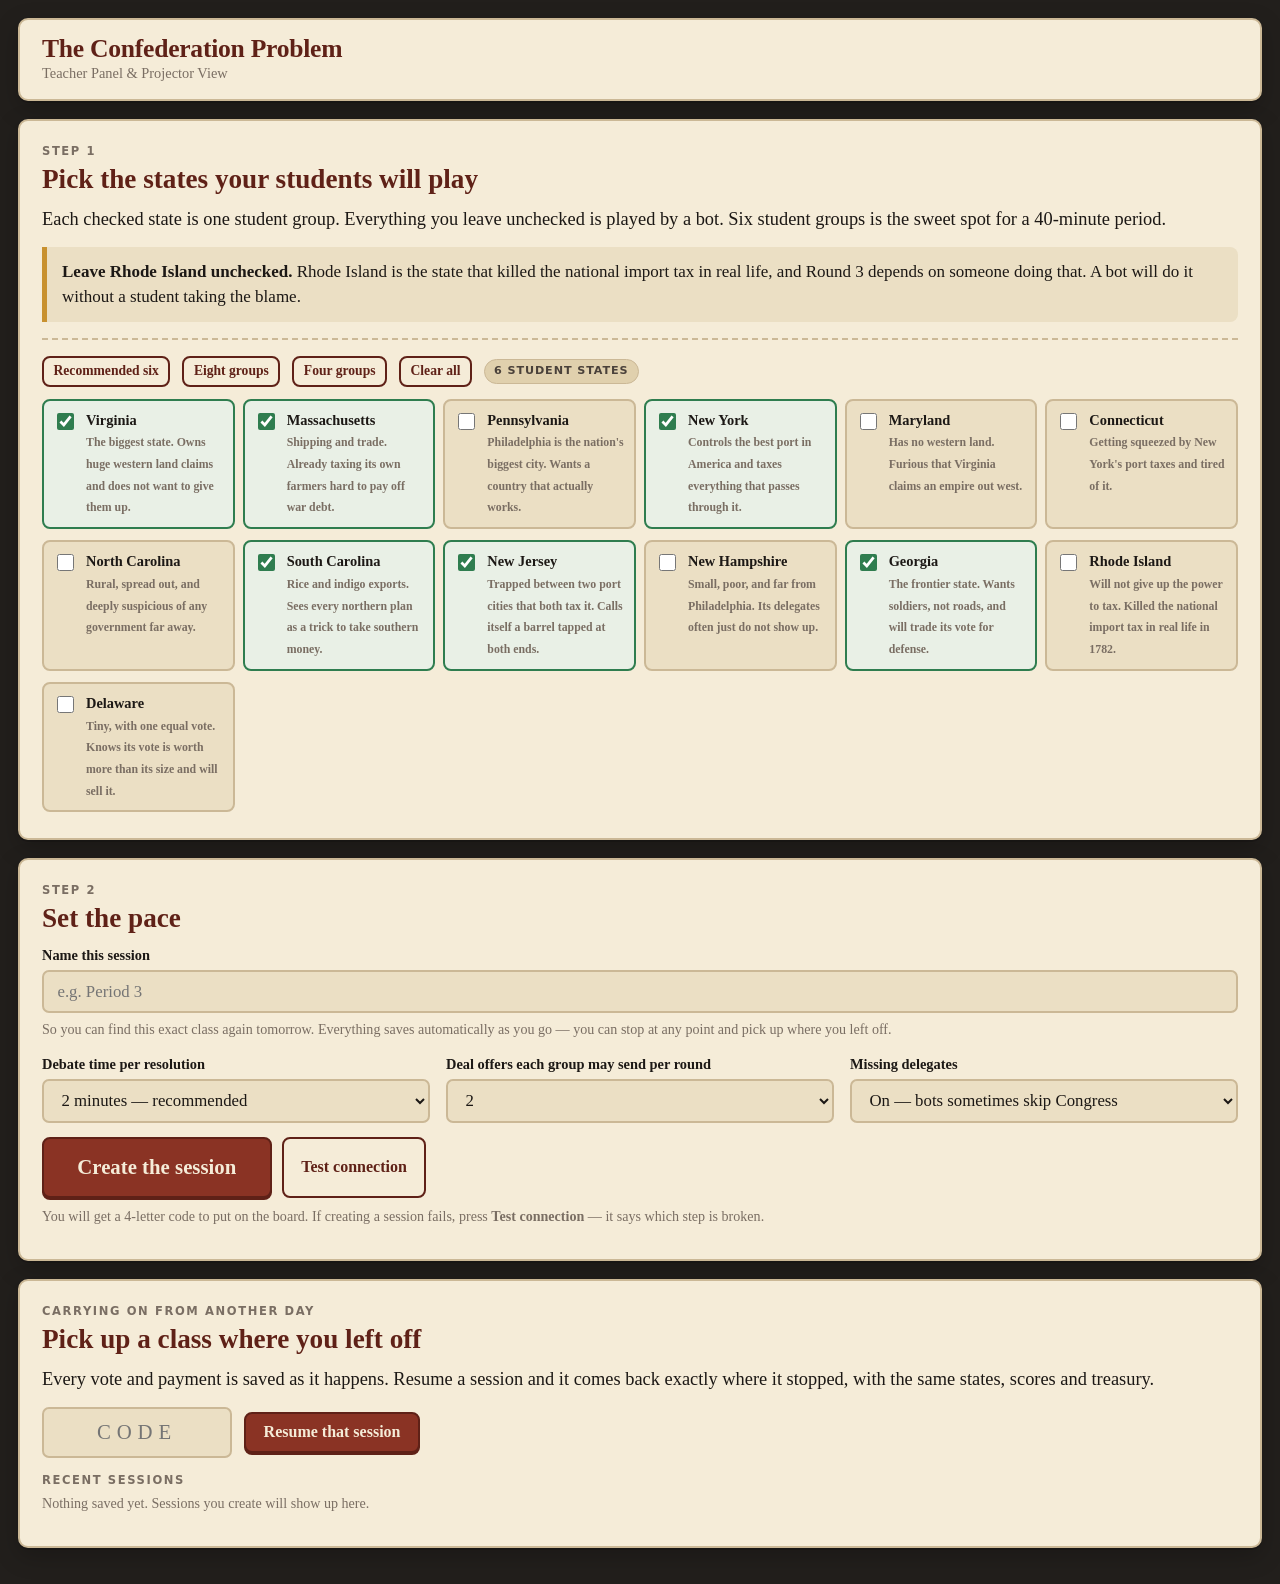
<file: download/confederation-teacher.html>
<!DOCTYPE html>
<html lang="en">
<head>
<meta charset="UTF-8">
<meta name="viewport" content="width=device-width, initial-scale=1">
<title>Teacher Panel — The Confederation Problem</title>
<link rel="icon" href="data:image/svg+xml,%3Csvg xmlns=%27http://www.w3.org/2000/svg%27 viewBox=%270 0 32 32%27%3E%3Crect width=%2732%27 height=%2732%27 rx=%276%27 fill=%27%238a3324%27/%3E%3Ctext x=%2716%27 y=%2723%27 font-size=%2719%27 text-anchor=%27middle%27 fill=%27%23f5ecd8%27 font-family=%27Georgia,serif%27%3E13%3C/text%3E%3C/svg%3E">
<style>
/* ============================================================
   THE CONFEDERATION PROBLEM — shared styles
   Built for a classroom projector: heavy weights, high contrast,
   nothing smaller than 15px on a shared screen.
   ============================================================ */
:root{
  --ink:#1c1815; --ink-soft:#4a413a; --ink-faint:#7a6e63;
  --parch:#f5ecd8; --parch-2:#ebdfc4; --parch-3:#e0d0ad;
  --line:#cbb896;
  --slate:#221f1c; --slate-2:#2e2a25;
  --red:#8a3324; --red-dk:#5f2117; --red-lt:#b8503c;
  --gold:#c8912f; --gold-dk:#8f6413;
  --yes:#2f7d4f; --no:#a3342a; --abst:#5c6b7d;
  --shadow:0 2px 0 rgba(0,0,0,.18), 0 8px 24px rgba(0,0,0,.22);
  --r:10px;
}
*{box-sizing:border-box}
html,body{margin:0;padding:0}
body{
  background:var(--slate);
  color:var(--ink);
  font-family:"Iowan Old Style","Palatino Linotype",Palatino,Georgia,"Times New Roman",serif;
  font-size:17px; line-height:1.5;
  -webkit-text-size-adjust:100%;
}
.wrap{max-width:1180px;margin:0 auto;padding:18px}
.wrap-wide{max-width:1560px;margin:0 auto;padding:18px}

/* ---------- surfaces ---------- */
.card{
  background:var(--parch); border:2px solid var(--line);
  border-radius:var(--r); box-shadow:var(--shadow); padding:22px; margin-bottom:18px;
}
.card.tight{padding:14px 16px}
.card.dark{background:var(--slate-2);border-color:#453d34;color:var(--parch)}
.inset{background:var(--parch-2);border:1px dashed var(--line);border-radius:8px;padding:14px}

/* ---------- type ---------- */
h1,h2,h3{margin:0 0 .4em;line-height:1.15;font-weight:700}
h1{font-size:2.5rem;color:var(--red-dk);letter-spacing:-.01em}
h2{font-size:1.7rem;color:var(--red-dk)}
h3{font-size:1.2rem;color:var(--ink)}
p{margin:0 0 .7em}
.lede{font-size:1.15rem}
.small{font-size:.88rem}
.muted{color:var(--ink-faint)}
.eyebrow{
  font-family:ui-sans-serif,system-ui,-apple-system,"Segoe UI",sans-serif;
  font-size:.72rem;font-weight:700;letter-spacing:.14em;text-transform:uppercase;
  color:var(--ink-faint);margin-bottom:.35em
}
.serif-num{font-variant-numeric:tabular-nums}
.center{text-align:center}
mark.gloss{
  background:linear-gradient(transparent 62%, #e6cf94 62%);
  cursor:help;border-bottom:1px dotted var(--gold-dk);padding:0 1px
}

/* ---------- buttons ---------- */
.btn{
  font-family:inherit;font-size:1rem;font-weight:700;
  background:var(--red);color:var(--parch);
  border:2px solid var(--red-dk);border-radius:8px;
  padding:.6em 1.1em;cursor:pointer;transition:.15s;
  box-shadow:0 2px 0 var(--red-dk);
}
.btn:hover:not(:disabled){background:var(--red-dk);transform:translateY(-1px);box-shadow:0 3px 0 #3d150e}
.btn:active:not(:disabled){transform:translateY(1px);box-shadow:none}
.btn:disabled{opacity:.42;cursor:not-allowed;box-shadow:none}
.btn.ghost{background:transparent;color:var(--red-dk);box-shadow:none}
.btn.ghost:hover:not(:disabled){background:rgba(138,51,36,.1);transform:none}
.btn.gold{background:var(--gold);border-color:var(--gold-dk);color:#2b1f06;box-shadow:0 2px 0 var(--gold-dk)}
.btn.gold:hover:not(:disabled){background:var(--gold-dk);color:var(--parch)}
.btn.big{font-size:1.3rem;padding:.8em 1.6em}
.btn.wide{width:100%}
.btn.sm{font-size:.85rem;padding:.4em .7em}
.btn-yes{background:var(--yes);border-color:#1d5233;box-shadow:0 2px 0 #1d5233}
.btn-yes:hover:not(:disabled){background:#1d5233}
.btn-no{background:var(--no);border-color:#6e1f17;box-shadow:0 2px 0 #6e1f17}
.btn-no:hover:not(:disabled){background:#6e1f17}
.btn-abstain{background:var(--abst);border-color:#3a4552;box-shadow:0 2px 0 #3a4552}
.btn-abstain:hover:not(:disabled){background:#3a4552}
.btn-row{display:flex;gap:10px;flex-wrap:wrap}

/* ---------- forms ---------- */
input[type=text],select{
  font-family:inherit;font-size:1.05rem;width:100%;
  background:var(--parch-2);border:2px solid var(--line);border-radius:7px;padding:.55em .8em;color:var(--ink)
}
input[type=text]:focus,select:focus{outline:3px solid var(--gold);outline-offset:1px}
label{display:block;font-weight:700;margin-bottom:.25em;font-size:.9rem}
.field{margin-bottom:14px}

/* ---------- layout helpers ---------- */
.grid{display:grid;gap:16px}
.g2{grid-template-columns:1fr 1fr}
.g3{grid-template-columns:repeat(3,1fr)}
.split{display:grid;grid-template-columns:1fr 340px;gap:18px;align-items:start}
@media (max-width:900px){.g2,.g3,.split{grid-template-columns:1fr}}
.row{display:flex;gap:12px;align-items:center;flex-wrap:wrap}
.spread{display:flex;justify-content:space-between;align-items:center;gap:12px;flex-wrap:wrap}
.hidden{display:none !important}

/* ---------- masthead ---------- */
.masthead{
  background:var(--parch);border:2px solid var(--line);border-radius:var(--r);
  box-shadow:var(--shadow);padding:14px 22px;margin-bottom:18px;
  display:flex;justify-content:space-between;align-items:center;gap:16px;flex-wrap:wrap
}
.masthead h1{font-size:1.6rem;margin:0}
.masthead .sub{font-size:.9rem;color:var(--ink-faint)}
.code-chip{
  font-family:ui-monospace,Menlo,Consolas,monospace;font-size:1.5rem;font-weight:700;
  letter-spacing:.22em;background:var(--slate);color:var(--gold);
  padding:.25em .6em;border-radius:8px
}

/* ---------- meters ---------- */
.meter{background:var(--parch-3);border:1px solid var(--line);border-radius:6px;padding:2px;overflow:hidden}
.meter-bar{height:14px;border-radius:4px;transition:width .6s cubic-bezier(.2,.8,.2,1)}
.m-stab{background:linear-gradient(90deg,#a3342a,#c8912f 45%,#2f7d4f)}
.m-interest{background:#4a3f8b}
.stat{background:var(--parch-2);border:1px solid var(--line);border-radius:8px;padding:10px 12px}
.stat .k{font-size:.72rem;text-transform:uppercase;letter-spacing:.1em;color:var(--ink-faint);font-weight:700;
  font-family:ui-sans-serif,system-ui,sans-serif}
.stat .v{font-size:1.5rem;font-weight:700;font-variant-numeric:tabular-nums;line-height:1.1}

/* ---------- the 13 seats ---------- */
.seats{display:grid;grid-template-columns:repeat(auto-fill,minmax(112px,1fr));gap:10px}
.seat{
  background:var(--parch-2);border:2px solid var(--line);border-radius:9px;
  padding:9px 8px;text-align:center;transition:.25s;position:relative;overflow:hidden
}
.seat .ab{font-size:1.5rem;font-weight:700;line-height:1}
.seat .nm{font-size:.63rem;color:var(--ink-faint);text-transform:uppercase;letter-spacing:.02em;
  font-family:ui-sans-serif,system-ui,sans-serif;font-weight:700;margin-top:2px;
  overflow-wrap:anywhere;hyphens:auto;line-height:1.2}
.seat .vt{font-size:.78rem;font-weight:700;margin-top:5px;
  font-family:ui-sans-serif,system-ui,sans-serif;text-transform:uppercase;letter-spacing:.06em}
.seat.yes{background:#d8ead9;border-color:var(--yes);color:#17452b}
.seat.no{background:#f2d9d4;border-color:var(--no);color:#6e1f17}
.seat.abstain{background:#dee3ea;border-color:var(--abst);color:#333f4d}
.seat.waiting{opacity:.55}
.seat.absent{background:#3a342d;border-color:#241f1a;color:#8d8378}
.seat.absent .nm{color:#6f665c}
.seat.you{outline:4px solid var(--gold);outline-offset:2px}
.seat .tag{
  position:absolute;top:0;right:0;font-size:.55rem;font-weight:700;letter-spacing:.06em;
  padding:2px 5px;border-bottom-left-radius:7px;
  font-family:ui-sans-serif,system-ui,sans-serif;text-transform:uppercase
}
.seat .tag.bot{background:var(--slate);color:var(--parch-3)}
.seat .tag.stu{background:var(--gold);color:#2b1f06}
.seat .paid{font-size:.7rem;font-weight:700;font-family:ui-sans-serif,system-ui,sans-serif;margin-top:3px}
.seat .paid.full{color:#17452b}.seat .paid.half{color:#8f6413}.seat .paid.none{color:#8a2019}

/* ---------- timer ---------- */
.timer{
  font-family:ui-monospace,Menlo,Consolas,monospace;font-size:3rem;font-weight:700;
  font-variant-numeric:tabular-nums;line-height:1;color:var(--ink)
}
.timer.low{color:var(--red);animation:pulse 1s infinite}
@keyframes pulse{50%{opacity:.45}}

/* ---------- ticker ---------- */
.ticker{max-height:230px;overflow-y:auto;font-size:.92rem}
.ticker .line{padding:6px 9px;border-bottom:1px dashed var(--line)}
.ticker .line:last-child{border-bottom:0}
.ticker .line.ok{background:rgba(47,125,79,.11)}
.ticker .line.bad{background:rgba(163,52,42,.11)}

/* ---------- modal ---------- */
.overlay{
  position:fixed;inset:0;background:rgba(15,12,10,.82);z-index:900;
  display:flex;align-items:center;justify-content:center;padding:20px
}
.modal{max-width:820px;width:100%;max-height:92vh;overflow-y:auto}

/* ---------- misc ---------- */
.pill{
  display:inline-block;font-family:ui-sans-serif,system-ui,sans-serif;font-size:.7rem;font-weight:700;
  letter-spacing:.08em;text-transform:uppercase;padding:3px 9px;border-radius:99px;
  background:var(--parch-3);border:1px solid var(--line);color:var(--ink-soft)
}
.pill.hot{background:var(--red);color:var(--parch);border-color:var(--red-dk)}
.pill.good{background:var(--yes);color:#fff;border-color:#1d5233}
.rule{border:0;border-top:2px dashed var(--line);margin:16px 0}
.callout{border-left:5px solid var(--gold);background:var(--parch-2);padding:12px 15px;border-radius:0 8px 8px 0}
.callout.warn{border-left-color:var(--red)}
.hist{
  background:#efe3c7;border:1px solid var(--line);border-left:5px solid var(--gold-dk);
  border-radius:0 8px 8px 0;padding:13px 16px;font-size:.95rem
}
.hist .eyebrow{color:var(--gold-dk)}
table{width:100%;border-collapse:collapse}
th,td{text-align:left;padding:7px 9px;border-bottom:1px solid var(--line)}
th{font-family:ui-sans-serif,system-ui,sans-serif;font-size:.72rem;text-transform:uppercase;
  letter-spacing:.09em;color:var(--ink-faint)}
td.num,th.num{text-align:right;font-variant-numeric:tabular-nums}
ul.clean{list-style:none;padding:0;margin:0}
ul.clean li{padding:5px 0 5px 22px;position:relative}
ul.clean li::before{content:"—";position:absolute;left:0;color:var(--gold-dk);font-weight:700}
.scroll-y{overflow-y:auto}

/* ============================================================
   THE MAP BOARD
   ============================================================ */
.map-wrap{background:#c3d6e0;border:2px solid var(--line);border-radius:var(--r);
  padding:8px;position:relative;overflow:hidden}
.map-wrap.dim{background:#a9c2d0}
.aoc-map{display:block;width:100%;height:auto;max-height:76vh}

.aoc-map .shape{fill:var(--parch);stroke:#6b4a2f;stroke-width:1.3;stroke-linejoin:round;
  transition:fill .45s ease, stroke .45s ease}
.aoc-map .st.neutral .shape{fill:#b9b2a6;stroke:#8c8378}
.aoc-map .st.pending .shape{fill:#efe4cb}
.aoc-map .st.sealed  .shape{fill:#8d7f6b;stroke:#5d5344}
.aoc-map .st.absent  .shape{fill:#4a423a;stroke:#2f2924}
.aoc-map .st.v-yes     .shape{fill:#3f9160;stroke:#1d5233}
.aoc-map .st.v-no      .shape{fill:#b8483a;stroke:#6e1f17}
.aoc-map .st.v-abstain .shape{fill:#8794a3;stroke:#4a5563}
.aoc-map .st.p-full .shape{fill:#3f9160;stroke:#1d5233}
.aoc-map .st.p-half .shape{fill:url(#hatch);stroke:#8f6413}
.aoc-map .st.p-none .shape{fill:#7d2019;stroke:#4a0f0b}
.aoc-map .st.you .shape{stroke:var(--gold);stroke-width:3.5}

.aoc-map .landing .shape{animation:landflash .6s ease}
@keyframes landflash{0%{filter:brightness(2.3)}100%{filter:brightness(1)}}
.aoc-map .landing .ab,.aoc-map .landing .nm,.aoc-map .landing .vt{animation:landpop .6s ease}
@keyframes landpop{0%{opacity:0;transform:translateY(-6px)}60%{opacity:1}100%{opacity:1;transform:none}}
.aoc-map .landing .chipbg{animation:landflash .6s ease}

/* text on the map */
.aoc-map text{font-family:ui-sans-serif,system-ui,-apple-system,"Segoe UI",sans-serif;
  paint-order:stroke fill;pointer-events:none}
.aoc-map .inlabel .ab{font-size:31px;font-weight:800;text-anchor:middle;fill:var(--ink);
  stroke:rgba(255,255,255,.6);stroke-width:3.5px;letter-spacing:.02em}
.aoc-map .inlabel .vt{font-size:15px;font-weight:800;text-anchor:middle;fill:var(--ink-soft);
  stroke:rgba(255,255,255,.55);stroke-width:3px;letter-spacing:.08em}
.aoc-map .inlabel .sub{font-size:13px;font-weight:700;text-anchor:middle;fill:#5f5850;
  stroke:rgba(255,255,255,.45);stroke-width:2.5px}
.aoc-map .inlabel.v-yes .ab,.aoc-map .inlabel.v-yes .vt,
.aoc-map .inlabel.p-full .ab,.aoc-map .inlabel.p-full .vt{fill:#0f3d22;stroke:rgba(255,255,255,.75)}
.aoc-map .inlabel.v-no .ab,.aoc-map .inlabel.v-no .vt,
.aoc-map .inlabel.p-none .ab,.aoc-map .inlabel.p-none .vt{fill:#fff;stroke:rgba(0,0,0,.35)}
.aoc-map .inlabel.absent .ab,.aoc-map .inlabel.absent .vt{fill:#cdc3b6;stroke:rgba(0,0,0,.5)}
.aoc-map .inlabel.v-abstain .ab,.aoc-map .inlabel.v-abstain .vt{fill:#1d242c;stroke:rgba(255,255,255,.6)}

/* chips out in the Atlantic */
.aoc-map .leader{stroke:#5d7b8c;stroke-width:1.6;stroke-dasharray:4 4}
.aoc-map .chipbg{fill:var(--parch);stroke:#6b4a2f;stroke-width:1.6;transition:fill .45s ease}
.aoc-map .chip .ab{font-size:23px;font-weight:800;fill:var(--ink)}
.aoc-map .chip .nm{font-size:13px;font-weight:700;fill:var(--ink-soft);letter-spacing:.03em}
.aoc-map .chip .vt{font-size:14px;font-weight:800;fill:var(--ink-soft);letter-spacing:.09em}
.aoc-map .chip.pending .chipbg{fill:#efe4cb}
.aoc-map .chip.sealed  .chipbg{fill:#8d7f6b}
.aoc-map .chip.absent  .chipbg{fill:#4a423a}
.aoc-map .chip.v-yes     .chipbg{fill:#3f9160;stroke:#1d5233}
.aoc-map .chip.v-no      .chipbg{fill:#b8483a;stroke:#6e1f17}
.aoc-map .chip.v-abstain .chipbg{fill:#8794a3;stroke:#4a5563}
.aoc-map .chip.p-full .chipbg{fill:#3f9160;stroke:#1d5233}
.aoc-map .chip.p-half .chipbg{fill:url(#hatch);stroke:#8f6413}
.aoc-map .chip.p-none .chipbg{fill:#7d2019;stroke:#4a0f0b}
.aoc-map .chip.you .chipbg{stroke:var(--gold);stroke-width:3.5}
.aoc-map .chip.v-yes .ab,.aoc-map .chip.v-yes .nm,.aoc-map .chip.v-yes .vt,
.aoc-map .chip.p-full .ab,.aoc-map .chip.p-full .nm,.aoc-map .chip.p-full .vt{fill:#eafaf0}
.aoc-map .chip.v-no .ab,.aoc-map .chip.v-no .nm,.aoc-map .chip.v-no .vt,
.aoc-map .chip.p-none .ab,.aoc-map .chip.p-none .nm,.aoc-map .chip.p-none .vt,
.aoc-map .chip.absent .ab,.aoc-map .chip.absent .nm,.aoc-map .chip.absent .vt,
.aoc-map .chip.sealed .ab,.aoc-map .chip.sealed .nm,.aoc-map .chip.sealed .vt{fill:#fdf6e6}
.aoc-map .chip.v-abstain .ab,.aoc-map .chip.v-abstain .nm,.aoc-map .chip.v-abstain .vt{fill:#141a20}

/* the running tally that sits over the map */
.tallybar{display:flex;align-items:center;gap:14px;background:var(--slate);color:var(--parch);
  border-radius:9px;padding:10px 15px;margin-bottom:8px;flex-wrap:wrap}
.tallybar .big{font-size:2.1rem;font-weight:800;font-variant-numeric:tabular-nums;line-height:1}
.tallybar .lab{font-family:ui-sans-serif,system-ui,sans-serif;font-size:.66rem;font-weight:700;
  letter-spacing:.13em;text-transform:uppercase;color:#b3a795}
.tallybar .grp{text-align:center;min-width:56px}
.tallybar .grp.yes .big{color:#6ed296}
.tallybar .grp.no .big{color:#f0897a}
.tallybar .grp.ab .big{color:#b9c4d1}
.tallybar .track{flex:1;min-width:170px;height:20px;background:#3d3730;border-radius:99px;
  position:relative;overflow:hidden;border:1px solid #52493f}
.tallybar .fill{height:100%;background:linear-gradient(90deg,#2f7d4f,#5fbf87);
  width:0;transition:width .4s cubic-bezier(.2,.8,.2,1)}
.tallybar .need{position:absolute;top:-3px;bottom:-3px;width:3px;background:var(--gold);
  box-shadow:0 0 0 1px rgba(0,0,0,.4)}
.tallybar .verdict{font-size:1.5rem;font-weight:800;letter-spacing:.04em}
.tallybar .verdict.pass{color:#6ed296}
.tallybar .verdict.fail{color:#f0897a}

/* map legend */
.maplegend{display:flex;gap:14px;flex-wrap:wrap;justify-content:center;margin-top:8px;
  font-family:ui-sans-serif,system-ui,sans-serif;font-size:.72rem;font-weight:700;
  letter-spacing:.06em;text-transform:uppercase;color:var(--ink-faint)}
.maplegend span{display:flex;align-items:center;gap:6px}
.maplegend i{width:15px;height:15px;border-radius:4px;border:1px solid var(--line);display:inline-block}

.viewtabs{display:inline-flex;border:2px solid var(--line);border-radius:8px;overflow:hidden}
.viewtabs button{font-family:ui-sans-serif,system-ui,sans-serif;font-size:.76rem;font-weight:700;
  letter-spacing:.08em;text-transform:uppercase;padding:.45em .9em;border:0;cursor:pointer;
  background:var(--parch-2);color:var(--ink-soft)}
.viewtabs button.on{background:var(--red);color:var(--parch)}
.tallybar .moneybar{text-align:right;padding-left:16px;border-left:2px solid #4a423a;min-width:150px}
.tallybar .moneybar .big{font-size:1.6rem;color:#f0c97a;font-variant-numeric:tabular-nums}
.tallybar .moneybar .lab{color:#b3a795}

/* what a resolution touches for your state (student + solo) */
.touch{display:flex;align-items:center;gap:9px;padding:5px 0;font-size:.95rem}
.touch .arrow{font-weight:800;font-size:1rem;width:15px;text-align:center;flex:0 0 auto}
.touch.pos .arrow{color:#1d5233}
.touch.neg .arrow{color:#9e2f24}
.touch .txt{flex:1}
.touch .mag{font-family:ui-sans-serif,system-ui,sans-serif;font-size:.66rem;font-weight:700;
  letter-spacing:.07em;text-transform:uppercase;color:var(--ink-faint);white-space:nowrap}

/* ============================================================
   THE READ-ALOUD  — the teacher performs this to open a round
   ============================================================ */
.dispatch{
  background:#211d19;color:#f2e8d4;border:2px solid #4a4137;border-left:8px solid var(--gold);
  border-radius:var(--r);padding:22px 26px;margin-bottom:18px;box-shadow:var(--shadow);
  position:relative
}
.dispatch .cuehead{display:flex;justify-content:space-between;align-items:center;gap:14px;
  flex-wrap:wrap;margin-bottom:14px;padding-bottom:10px;border-bottom:1px dashed #4a4137}
.dispatch .dateline{font-family:ui-sans-serif,system-ui,-apple-system,sans-serif;
  font-size:.78rem;font-weight:800;letter-spacing:.18em;text-transform:uppercase;color:var(--gold)}
.dispatch .badge{font-family:ui-sans-serif,system-ui,sans-serif;font-size:.66rem;font-weight:800;
  letter-spacing:.13em;text-transform:uppercase;color:#a39683;white-space:nowrap}
.dispatch p{font-size:1.28rem;line-height:1.62;margin:0 0 .82em;color:#f2e8d4;
  text-wrap:pretty;max-width:62ch}
.dispatch p:last-child{margin-bottom:0}
.dispatch p:last-child{color:var(--gold);font-style:italic}
.dispatch .tools{margin-top:14px;padding-top:12px;border-top:1px dashed #4a4137;
  display:flex;gap:9px;flex-wrap:wrap}
.dispatch .tools .btn{background:#3a332b;border-color:#574d41;color:#f2e8d4;box-shadow:none}
.dispatch .tools .btn:hover:not(:disabled){background:#4a4137;transform:none}

/* presenter mode: bigger for the back row */
.dispatch.big p{font-size:1.72rem;line-height:1.55;max-width:none}
.dispatch.big .dateline{font-size:.95rem}

/* students follow along while the teacher reads */
.dispatch.follow{border-left-color:#8c7a5c}
.dispatch.follow p{font-size:1.12rem}

.replay-narr{margin-bottom:14px}

/* ============================================================
   THE QUESTION + WHAT EACH OUTCOME DOES
   Students must be able to say, before voting, exactly what
   they are deciding and what either answer actually causes.
   ============================================================ */
.thequestion{background:var(--slate);color:var(--parch);border-radius:10px;
  padding:14px 18px;margin:14px 0}
.thequestion .lab{font-family:ui-sans-serif,system-ui,sans-serif;font-size:.66rem;font-weight:800;
  letter-spacing:.14em;text-transform:uppercase;color:var(--gold);margin-bottom:5px}
.thequestion .q{font-size:1.32rem;font-weight:700;line-height:1.35}

.outcomes{display:grid;grid-template-columns:1fr 1fr;gap:12px;margin-top:14px}
@media(max-width:760px){.outcomes{grid-template-columns:1fr}}
.outcome{border-radius:9px;padding:12px 14px;border:2px solid}
.outcome.pass{background:#e4efe6;border-color:#2f7d4f}
.outcome.fail{background:#f6e0da;border-color:#a3342a}
.outcome .h{font-family:ui-sans-serif,system-ui,sans-serif;font-size:.7rem;font-weight:800;
  letter-spacing:.1em;text-transform:uppercase;margin-bottom:5px}
.outcome.pass .h{color:#1d5233}
.outcome.fail .h{color:#8a2019}
.outcome p{margin:0;font-size:.98rem;line-height:1.45}
.nocost{font-size:.9rem;color:var(--ink-soft);line-height:1.45}

/* ============================================================
   THE FIRST-RUN TOUR (student + solo)
   ============================================================ */
/* ---- first-run tour ---- */
#tour{position:fixed;inset:0;z-index:300}
.tour-block{position:fixed;inset:0;z-index:300;cursor:default}
.tour-hole{position:fixed;z-index:301;border-radius:12px;pointer-events:none;
  box-shadow:0 0 0 9999px rgba(12,10,8,.76);transition:all .32s cubic-bezier(.2,.8,.2,1);
  outline:3px solid var(--gold);outline-offset:2px}
.tour-card{position:fixed;z-index:302;width:min(340px,calc(100vw - 28px));
  max-height:calc(100vh - 16px);overflow-y:auto;
  background:var(--parch);border:2px solid var(--line);border-radius:12px;
  box-shadow:0 12px 32px rgba(0,0,0,.45);padding:16px 18px;
  transition:top .32s cubic-bezier(.2,.8,.2,1), left .32s cubic-bezier(.2,.8,.2,1)}
.tour-card .step{font-family:ui-sans-serif,system-ui,sans-serif;font-size:.66rem;font-weight:800;
  letter-spacing:.13em;text-transform:uppercase;color:var(--ink-faint);margin-bottom:5px}
.tour-card h4{margin:0 0 6px;font-size:1.18rem;color:var(--red-dk);line-height:1.2}
.tour-card p{margin:0 0 13px;font-size:.98rem;line-height:1.45}
.tour-card .row{display:flex;gap:9px;align-items:center}
.tour-card .btn{flex:0 0 auto}
.tour-card .skip{margin-left:auto;background:none;border:0;font-family:inherit;
  font-size:.86rem;color:var(--ink-faint);text-decoration:underline;cursor:pointer;padding:4px}
.tour-card .skip:hover{color:var(--red)}
@media (prefers-reduced-motion:reduce){
  .tour-hole,.tour-card{transition:none}
}
.tourbtn{background:none;border:1px solid rgba(245,236,216,.35);color:var(--parch);
  font-family:ui-sans-serif,system-ui,sans-serif;font-size:.66rem;font-weight:700;
  letter-spacing:.09em;text-transform:uppercase;border-radius:99px;padding:3px 9px;cursor:pointer}
.tourbtn:hover{background:rgba(245,236,216,.16)}



  .ctl{position:sticky;top:18px}
  .ctl .btn{margin-bottom:8px;width:100%}
  .phase-flag{font-family:ui-sans-serif,system-ui,sans-serif;font-size:.7rem;font-weight:700;
    letter-spacing:.12em;text-transform:uppercase}
  .pickgrid{display:grid;grid-template-columns:repeat(auto-fill,minmax(190px,1fr));gap:8px}
  .pick{display:flex;gap:9px;align-items:flex-start;background:var(--parch-2);border:2px solid var(--line);
    border-radius:8px;padding:9px;cursor:pointer;transition:.15s}
  .pick:hover{border-color:var(--gold)}
  .pick.on{background:#e9f0e6;border-color:var(--yes)}
  .pick input{margin-top:3px;flex:0 0 auto;width:17px;height:17px;accent-color:#2f7d4f}
  .pick .t{font-weight:700}
  .pick .d{font-size:.74rem;color:var(--ink-faint);line-height:1.3}
  .say{background:#2e2a25;color:#f0e6cf;border-radius:8px;padding:14px 16px;font-size:1.05rem;
    border-left:5px solid var(--gold)}
  .say .eyebrow{color:var(--gold)}

</style>
</head>
<body>

<div class="wrap-wide">

  <div class="masthead">
    <div>
      <h1>The Confederation Problem</h1>
      <div class="sub">Teacher Panel &amp; Projector View</div>
    </div>
    <div class="row">
      <div id="code-box" class="hidden center">
        <div class="eyebrow" id="code-label">Join code</div>
        <div class="code-chip" id="game-code">----</div>
      </div>
      <div id="clock-box" class="hidden center">
        <div class="eyebrow">Caucus</div>
        <div class="timer" id="timer">2:00</div>
      </div>
    </div>
  </div>

  <!-- ================= SETUP ================= -->
  <section id="setup">
    <div class="card">
      <div class="eyebrow">Step 1</div>
      <h2>Pick the states your students will play</h2>
      <p class="lede">Each checked state is one student group. Everything you leave unchecked is played by a bot.
      Six student groups is the sweet spot for a 40&#8209;minute period.</p>
      <div class="callout">
        <strong>Leave Rhode Island unchecked.</strong> Rhode Island is the state that killed the national
        import tax in real life, and Round 3 depends on someone doing that. A bot will do it without a
        student taking the blame.
      </div>
      <hr class="rule">
      <div class="row" style="margin-bottom:12px">
        <button class="btn ghost sm" onclick="preset('recommended')">Recommended six</button>
        <button class="btn ghost sm" onclick="preset('eight')">Eight groups</button>
        <button class="btn ghost sm" onclick="preset('four')">Four groups</button>
        <button class="btn ghost sm" onclick="preset('none')">Clear all</button>
        <span class="pill" id="pick-count">0 student states</span>
      </div>
      <div class="pickgrid" id="pickgrid"></div>
    </div>

    <div class="card">
      <div class="eyebrow">Step 2</div>
      <h2>Set the pace</h2>
      <div class="field">
        <label for="sess-label">Name this session</label>
        <input type="text" id="sess-label" placeholder="e.g. Period 3">
        <p class="small muted" style="margin:6px 0 0">So you can find this exact class again tomorrow.
        Everything saves automatically as you go — you can stop at any point and pick up where you left off.</p>
      </div>
      <div class="grid g3">
        <div class="field">
          <label for="caucus-len">Debate time per resolution</label>
          <select id="caucus-len">
            <option value="90">90 seconds — very tight</option>
            <option value="120" selected>2 minutes — recommended</option>
            <option value="180">3 minutes — roomy</option>
          </select>
        </div>
        <div class="field">
          <label for="deal-limit">Deal offers each group may send per round</label>
          <select id="deal-limit">
            <option value="1">1</option>
            <option value="2" selected>2</option>
            <option value="3">3</option>
          </select>
        </div>
        <div class="field">
          <label for="absences">Missing delegates</label>
          <select id="absences">
            <option value="on" selected>On — bots sometimes skip Congress</option>
            <option value="off">Off — all 13 states always present</option>
          </select>
        </div>
      </div>
      <div class="btn-row">
        <button class="btn big" id="create-btn">Create the session</button>
        <button class="btn ghost" id="test-btn">Test connection</button>
      </div>
      <p class="small muted" style="margin-top:8px">You will get a 4&#8209;letter code to put on the board.
      If creating a session fails, press <strong>Test connection</strong> — it says which step is broken.</p>
      <div id="diag" class="hidden" style="margin-top:14px"></div>
    </div>

    <div class="card" id="resume-card">
      <div class="eyebrow">Carrying on from another day</div>
      <h2>Pick up a class where you left off</h2>
      <p class="lede">Every vote and payment is saved as it happens. Resume a session and it comes back
      exactly where it stopped, with the same states, scores and treasury.</p>
      <div class="row" style="margin-bottom:14px">
        <input type="text" id="resume-code" placeholder="CODE" maxlength="4"
               style="text-transform:uppercase;letter-spacing:.28em;text-align:center;max-width:190px;font-size:1.3rem">
        <button class="btn" id="resume-btn">Resume that session</button>
        <span class="small" id="resume-msg" style="color:#8a2019"></span>
      </div>
      <div class="eyebrow">Recent sessions</div>
      <div id="recent-list"><p class="small muted">Looking…</p></div>
    </div>
  </section>

  <!-- ================= LOBBY ================= -->
  <section id="lobby" class="hidden">
    <div class="split">
      <div>
        <div class="card">
          <div class="spread">
            <h2 style="margin:0">Waiting for delegations</h2>
            <span class="pill" id="joined-count">0 joined</span>
          </div>
          <p class="lede">Students go to the student page and enter the code above. Each group of two claims one state.</p>
          <div class="seats" id="lobby-seats"></div>
        </div>
        <div class="card">
          <h3>Read this out before you start</h3>
          <div class="say">
            <div class="eyebrow">Say to the class</div>
            <p>You are delegates to the Confederation Congress. It is 1786. The war is won, and the country is
            falling apart.</p>
            <p>Three rules. <strong>One.</strong> Every state gets exactly one vote, whether you are Virginia
            with 700,000 people or Delaware with 59,000. <strong>Two.</strong> Nine of the thirteen states must
            agree to pass anything important. <strong>Three.</strong> There is no president and there are no
            national courts. Nobody can force any state to do anything.</p>
            <p>Your job is not to save the country. Your job is to protect your state. Read your secret
            objective and play it honestly.</p>
          </div>
        </div>
      </div>
      <div class="ctl">
        <div class="card tight">
          <div class="eyebrow">Controls</div>
          <button class="btn gold big" id="begin-btn">Begin Resolution 1</button>
          <button class="btn ghost sm" id="fill-bots-btn">Turn unclaimed states into bots</button>
          <button class="btn ghost sm" id="release-btn">Free up a claimed state</button>
          <hr class="rule">
          <p class="small muted">You can start before every group joins. Any state nobody claimed is played by a bot.</p>
        </div>
      </div>
    </div>
  </section>

  <!-- ================= GAME ================= -->
  <section id="game" class="hidden">
    <div class="split">
      <div>
        <!-- national dashboard -->
        <div class="card tight">
          <div class="grid" style="grid-template-columns:2fr 1fr 1fr 1fr;gap:12px">
            <div class="stat">
              <div class="k">National stability</div>
              <div class="v" id="stab-val">60</div>
              <div class="meter" style="margin-top:5px"><div class="meter-bar m-stab" id="stab-bar" style="width:60%"></div></div>
            </div>
            <div class="stat"><div class="k">In the treasury</div><div class="v" id="nat-treasury">$0</div></div>
            <div class="stat"><div class="k">States present</div><div class="v" id="present-count">13 / 13</div></div>
            <div class="stat"><div class="k">Resolution</div><div class="v" id="round-label">1 of 4</div></div>
          </div>
        </div>

        <!-- the read-aloud -->
        <div class="dispatch hidden" id="dispatch">
          <div class="cuehead">
            <span class="dateline" id="dsp-dateline"></span>
            <span class="badge" id="dsp-badge">Read aloud to the class</span>
          </div>
          <div id="dsp-body"></div>
          <div class="tools">
            <button class="btn sm" id="dsp-big">Bigger text</button>
            <button class="btn sm" id="dsp-done">Done reading — show the resolution</button>
          </div>
        </div>
        <button class="btn ghost sm replay-narr hidden" id="dsp-again">Read the opening again</button>

        <!-- resolution -->
        <div class="card" id="res-card">
          <div class="spread">
            <div class="eyebrow" id="res-eyebrow">Resolution 1</div>
            <div class="row">
              <span class="pill hot" id="rule-pill">Needs 9 of 13</span>
              <button class="btn ghost sm" id="res-toggle">Hide the text</button>
            </div>
          </div>
          <h2 id="res-title">—</h2>
          <p class="lede" id="res-brief"></p>
          <div class="inset" id="res-detail"></div>

          <div class="thequestion" id="res-question-box">
            <div class="lab">The question before Congress</div>
            <div class="q" id="res-question">—</div>
          </div>

          <div class="outcomes" id="res-outcomes">
            <div class="outcome pass"><div class="h">If it passes</div><p id="res-ifpass"></p></div>
            <div class="outcome fail"><div class="h">If it fails</div><p id="res-iffail"></p></div>
          </div>

          <div class="hist" style="margin-top:14px" id="res-teaches">
            <div class="eyebrow">What this shows</div>
            <div id="teaches-text"></div>
          </div>
        </div>

        <!-- the board -->
        <div class="card">
          <div class="spread">
            <h3 style="margin:0" id="seats-heading">The thirteen states</h3>
            <div class="row">
              <div class="viewtabs">
                <button id="tab-map" class="on">Map</button><button id="tab-list">List</button>
              </div>
              <span class="pill" id="votes-in">0 of 13 voted</span>
              <span class="pill" id="tally-pill"></span>
              <button class="btn ghost sm hidden" id="replay-btn">Replay the roll call</button>
            </div>
          </div>

          <div class="tallybar hidden" id="tallybar">
            <div class="grp yes"><div class="big" id="t-yes">0</div><div class="lab">Yes</div></div>
            <div class="grp no"><div class="big" id="t-no">0</div><div class="lab">No</div></div>
            <div class="grp ab"><div class="big" id="t-ab">0</div><div class="lab">Abstain</div></div>
            <div class="track"><div class="fill" id="t-fill"></div><div class="need" id="t-need"></div></div>
            <div class="verdict" id="t-verdict"></div>
            <div class="moneybar hidden" id="t-money">
              <div class="lab">Money actually arriving</div>
              <div class="big" id="t-money-val">$0</div>
              <div class="lab" id="t-money-of">of $0</div>
            </div>
          </div>

          <div class="map-wrap" id="map-view" style="margin-top:4px"></div>
          <div class="maplegend" id="map-legend"></div>
          <div class="seats hidden" id="seats" style="margin-top:12px"></div>
        </div>

        <!-- result -->
        <div class="card hidden" id="result-card">
          <h2 id="result-headline">—</h2>
          <p class="lede" id="result-narrative"></p>
          <div id="result-money" class="hidden">
            <hr class="rule">
            <div class="grid g3">
              <div class="stat"><div class="k">Congress asked for</div><div class="v" id="asked-val">$0</div></div>
              <div class="stat"><div class="k">Congress received</div><div class="v" id="got-val">$0</div></div>
              <div class="stat"><div class="k">That is</div><div class="v" id="pct-val">0%</div></div>
            </div>
            <div class="ticker inset" id="excuses" style="margin-top:12px"></div>
          </div>
          <div class="hist hidden" id="history-note" style="margin-top:14px">
            <div class="eyebrow">What actually happened</div>
            <div id="history-text"></div>
          </div>
        </div>
      </div>

      <!-- ---------------- sidebar ---------------- -->
      <div class="ctl">
        <div class="card tight">
          <div class="spread" style="margin-bottom:8px">
            <span class="eyebrow" style="margin:0">Now</span>
            <span class="phase-flag pill" id="phase-flag">Brief</span>
          </div>
          <button class="btn gold big" id="next-btn">Open debate</button>
          <button class="btn ghost sm" id="add-time-btn">+30 seconds</button>
          <button class="btn ghost sm" id="skip-btn">Skip to the vote</button>
          <button class="btn gold hidden" id="force-btn">Congress tries again — force it through</button>
          <hr class="rule">
          <div class="eyebrow">Teacher extras</div>
          <button class="btn ghost sm" id="release-btn-2">Free up a claimed state</button>
          <button class="btn ghost sm" id="walkout-btn">Send 3 delegations home</button>
          <button class="btn ghost sm" id="pause-btn">Stop here — continue another day</button>
          <button class="btn ghost sm" id="end-btn">End game &amp; show debrief</button>
        </div>

        <div class="card tight">
          <div class="eyebrow">Say to the class</div>
          <div id="prompt-text" style="font-size:.95rem">—</div>
        </div>

        <div class="card tight">
          <div class="spread"><span class="eyebrow" style="margin:0">Deals on the floor</span>
            <span class="pill" id="deal-count">0</span></div>
          <div class="ticker" id="deal-ticker"><div class="line muted small">No offers yet.</div></div>
        </div>
      </div>
    </div>
  </section>

  <!-- ================= PAUSE ================= -->
  <div id="pause-modal" class="overlay hidden">
    <div class="card modal center">
      <div class="eyebrow">Saved</div>
      <h1 style="margin-bottom:6px" id="pause-label">This session</h1>
      <p class="lede">Everything is stored. Come back to this exact class with:</p>
      <div class="code-chip" style="font-size:3.2rem;display:inline-block;margin:10px 0" id="pause-code">----</div>
      <p class="lede" id="pause-where">—</p>
      <hr class="rule">
      <div class="grid g2" style="text-align:left">
        <div class="inset">
          <h3>Tomorrow, you</h3>
          <p class="small" style="margin:0">Open this page, put the code in <strong>Resume that
          session</strong>, and carry on. It will still be your states, scores and treasury.</p>
        </div>
        <div class="inset">
          <h3>Tomorrow, them</h3>
          <p class="small" style="margin:0">Same code, same state. Tell groups to write down which state
          they are. If they end up on a different laptop they can claim it back by name.</p>
        </div>
      </div>
      <button class="btn big" id="pause-close" style="margin-top:16px">Back to the game</button>
    </div>
  </div>

  <!-- ================= DEBRIEF ================= -->
  <section id="debrief" class="hidden"></section>
</div>
<script>
/* =========================================================================
   THE CONFEDERATION PROBLEM  —  Shared Game Data
   Classic script (no modules) so it also works from a local file:// copy.
   Everything hangs off window.AOC.
   ========================================================================= */
(function () {
  "use strict";

  /* ----------------------------------------------------------------------
     TAGS
     Every resolution is tagged. Every bot state has an opinion about every
     tag. A bot's vote is the dot product of the two. This keeps bot behavior
     predictable enough that students can learn to negotiate with them.
     ---------------------------------------------------------------------- */
  var TAGS = [
    "taxation",         // does this take money out of state pockets?
    "national_power",   // does this make Congress stronger?
    "state_sovereignty",// does this protect a state's right to decide for itself?
    "trade_regulation", // does this touch who controls trade?
    "military",         // does this pay for soldiers or defense?
    "debt_honor",       // does this pay what we already promised?
    "north_economy",    // helps northern shipping/manufacturing
    "south_economy",    // helps southern farming/plantations
    "small_state",      // helps states with little land or few people
    "west_expansion"    // touches western land claims
  ];

  /* ----------------------------------------------------------------------
     THE THIRTEEN STATES
     share      = percent of a land-value requisition (Resolution 1)
     popShare   = percent of a population requisition (Resolution 4)
     treasury   = starting money
     motto      = the one line shown on the projector so students can read
                  a bot's personality before they negotiate with it
     ---------------------------------------------------------------------- */
  var STATES = [
    {
      name: "Virginia", abbr: "VA", region: "South", size: "Large",
      share: 16, popShare: 19, treasury: 400000,
      motto: "The biggest state. Owns huge western land claims and does not want to give them up.",
      background: "You are the largest and richest state. Your land claims stretch west past the Ohio River. Because you are big, every tax based on land or people costs you the most. Other states are jealous of your power and suspicious of your western claims.",
      objective: "Protect your western land. Look like a leader, but do not let the small states drain your treasury.",
      factions: [
        { name: "Tidewater Planters", wants: "Keep taxes low. We already carry the heaviest load." },
        { name: "Western Settlers", wants: "Defend the frontier and keep the Mississippi River open." }
      ],
      bot: {
        weights: { taxation: -4, national_power: 2, state_sovereignty: 5, trade_regulation: 1, military: 3, debt_honor: 5, north_economy: 0, south_economy: 6, small_state: -3, west_expansion: 8 },
        stubbornness: 0.7, absenceChance: 0.02, prideInNation: 0.55
      }
    },
    {
      name: "Massachusetts", abbr: "MA", region: "North", size: "Large",
      share: 13, popShare: 12, treasury: 325000,
      motto: "Shipping and trade. Already taxing its own farmers hard to pay off war debt.",
      background: "Your merchants and ships are the heart of your economy. You borrowed heavily during the war, and you are taxing your own farmers hard to pay it back. Those farmers are angry, and some of them are veterans who still have not been paid.",
      objective: "Protect trade and shipping. Keep your farmers from exploding.",
      factions: [
        { name: "Boston Merchants", wants: "Free trade between states and a country that pays its debts." },
        { name: "Western Farmers", wants: "Stop taxing us. We are losing our farms to the courts." }
      ],
      bot: {
        weights: { taxation: -2, national_power: 3, state_sovereignty: 2, trade_regulation: 6, military: 4, debt_honor: 7, north_economy: 7, south_economy: -1, small_state: -1, west_expansion: 0 },
        stubbornness: 0.5, absenceChance: 0.03, prideInNation: 0.7
      }
    },
    {
      name: "Pennsylvania", abbr: "PA", region: "Middle", size: "Large",
      share: 12, popShare: 11, treasury: 300000,
      motto: "Philadelphia is the nation's biggest city. Wants a country that actually works.",
      background: "Philadelphia is the largest city in the country and the home of Congress. Your merchants, farmers, and ironworkers all depend on trade moving smoothly. You are one of the few states that usually pays what Congress asks.",
      objective: "Keep the country together and keep trade flowing through your city.",
      factions: [
        { name: "Philadelphia Merchants", wants: "A stable country with good credit and open roads." },
        { name: "Frontier Farmers", wants: "Protection from raids and lower taxes." }
      ],
      bot: {
        weights: { taxation: -2, national_power: 5, state_sovereignty: 1, trade_regulation: 6, military: 3, debt_honor: 6, north_economy: 6, south_economy: 1, small_state: 0, west_expansion: 2 },
        stubbornness: 0.4, absenceChance: 0.03, prideInNation: 0.8
      }
    },
    {
      name: "New York", abbr: "NY", region: "Middle", size: "Large",
      share: 9, popShare: 8, treasury: 225000,
      motto: "Controls the best port in America and taxes everything that passes through it.",
      background: "You control the finest harbor on the continent. Almost everything shipped to New Jersey and Connecticut passes through your port, and you tax all of it. That tax money pays your bills. If Congress ever got the power to tax imports, you would lose your best source of income.",
      objective: "Protect your port income. Never let Congress take over trade taxes.",
      factions: [
        { name: "Port Officials", wants: "Keep our tariffs. They pay for our whole government." },
        { name: "Hudson Valley Landowners", wants: "Stay out of other people's wars and debts." }
      ],
      bot: {
        weights: { taxation: -5, national_power: -3, state_sovereignty: 7, trade_regulation: -8, military: 1, debt_honor: 4, north_economy: 5, south_economy: 0, small_state: -4, west_expansion: 1 },
        stubbornness: 0.85, absenceChance: 0.02, prideInNation: 0.35,
        redLines: ["import_tax"]
      }
    },
    {
      name: "Maryland", abbr: "MD", region: "Middle", size: "Medium",
      share: 8, popShare: 8, treasury: 200000,
      motto: "Has no western land. Furious that Virginia claims an empire out west.",
      background: "Your borders are fixed. You cannot grow west, but Virginia claims land all the way to the Mississippi. You refused to sign the Articles of Confederation for years over exactly this. You believe western land was won by everyone's soldiers and should belong to everyone.",
      objective: "Stop the big states from building western empires.",
      factions: [
        { name: "Chesapeake Traders", wants: "Fair trade rules and a working country." },
        { name: "Land Company Investors", wants: "Force Virginia to give up the west." }
      ],
      bot: {
        weights: { taxation: -3, national_power: 4, state_sovereignty: 2, trade_regulation: 4, military: 2, debt_honor: 4, north_economy: 2, south_economy: 3, small_state: 6, west_expansion: -9 },
        stubbornness: 0.6, absenceChance: 0.05, prideInNation: 0.6
      }
    },
    {
      name: "Connecticut", abbr: "CT", region: "North", size: "Medium",
      share: 8, popShare: 7, treasury: 200000,
      motto: "Getting squeezed by New York's port taxes and tired of it.",
      background: "Your farmers and traders have to send goods through New York, and New York taxes them every time. You are losing money to a neighbor. You also have a violent land dispute with Pennsylvania in the Wyoming Valley.",
      objective: "Break New York's grip on trade without handing your power to Congress.",
      factions: [
        { name: "River Merchants", wants: "End New York's tariffs. They are robbing us." },
        { name: "Town Meetings", wants: "No new taxes from anybody, including Congress." }
      ],
      bot: {
        weights: { taxation: -4, national_power: 1, state_sovereignty: 5, trade_regulation: 7, military: 2, debt_honor: 4, north_economy: 5, south_economy: 0, small_state: 4, west_expansion: 2 },
        stubbornness: 0.6, absenceChance: 0.05, prideInNation: 0.5
      }
    },
    {
      name: "North Carolina", abbr: "NC", region: "South", size: "Medium",
      share: 8, popShare: 10, treasury: 200000,
      motto: "Rural, spread out, and deeply suspicious of any government far away.",
      background: "Your state is mostly small farms spread over a long distance. You have very little cash money. Settlers in your western territory have already tried to break away and form their own state. You do not trust distant governments, and Congress feels very distant.",
      objective: "Pay as little as possible. Keep control of your own territory.",
      factions: [
        { name: "Backcountry Farmers", wants: "No taxes. We barely have coins to begin with." },
        { name: "Coastal Planters", wants: "Protect our exports and our land claims." }
      ],
      bot: {
        weights: { taxation: -6, national_power: -3, state_sovereignty: 7, trade_regulation: 1, military: 2, debt_honor: 2, north_economy: -2, south_economy: 6, small_state: 1, west_expansion: 4 },
        stubbornness: 0.75, absenceChance: 0.10, prideInNation: 0.3
      }
    },
    {
      name: "South Carolina", abbr: "SC", region: "South", size: "Medium",
      share: 7, popShare: 6, treasury: 175000,
      motto: "Rice and indigo exports. Sees every northern plan as a trick to take southern money.",
      background: "Your wealth comes from rice and indigo grown on plantations and shipped overseas. Anything that raises the cost of shipping or of imported goods hurts you directly. You are convinced the northern states use Congress to move southern money north.",
      objective: "Block northern economic schemes. Protect your export trade.",
      factions: [
        { name: "Lowcountry Planters", wants: "Free export trade and no interference." },
        { name: "Charleston Merchants", wants: "Cheap imported goods and open ports." }
      ],
      bot: {
        weights: { taxation: -7, national_power: -4, state_sovereignty: 8, trade_regulation: -2, military: 3, debt_honor: 2, north_economy: -4, south_economy: 8, small_state: 0, west_expansion: 2 },
        stubbornness: 0.8, absenceChance: 0.06, prideInNation: 0.3
      }
    },
    {
      name: "New Jersey", abbr: "NJ", region: "Middle", size: "Small",
      share: 6, popShare: 6, treasury: 150000,
      motto: "Trapped between two port cities that both tax it. Calls itself a barrel tapped at both ends.",
      background: "You have no major port of your own. Goods coming to you pass through New York or Philadelphia, and both of them tax you on the way. People call your state a barrel tapped at both ends. You are desperate for national trade rules because you cannot win this fight alone.",
      objective: "Get national trade rules. You are being strangled by your neighbors.",
      factions: [
        { name: "Farmers", wants: "Stop the tariffs that eat our profits." },
        { name: "Assembly Leaders", wants: "Any national rule that stops New York." }
      ],
      bot: {
        weights: { taxation: -3, national_power: 5, state_sovereignty: 0, trade_regulation: 9, military: 1, debt_honor: 3, north_economy: 3, south_economy: 0, small_state: 7, west_expansion: 0 },
        stubbornness: 0.35, absenceChance: 0.05, prideInNation: 0.65
      }
    },
    {
      name: "New Hampshire", abbr: "NH", region: "North", size: "Small",
      share: 4, popShare: 4, treasury: 100000,
      motto: "Small, poor, and far from Philadelphia. Its delegates often just do not show up.",
      background: "You are a small northern state with timber, fishing, and not much cash. Philadelphia is a long, expensive trip. Your state legislature does not always bother to send delegates, and sometimes cannot afford to pay them.",
      objective: "Survive. Do not spend money you do not have.",
      factions: [
        { name: "Timber and Fishing Interests", wants: "Protect our coast and our trade." },
        { name: "Town Farmers", wants: "Keep our money at home." }
      ],
      bot: {
        weights: { taxation: -5, national_power: 0, state_sovereignty: 4, trade_regulation: 3, military: 1, debt_honor: 3, north_economy: 4, south_economy: 0, small_state: 5, west_expansion: 0 },
        stubbornness: 0.5, absenceChance: 0.28, prideInNation: 0.45
      }
    },
    {
      name: "Georgia", abbr: "GA", region: "South", size: "Small",
      share: 3, popShare: 3, treasury: 75000,
      motto: "The frontier state. Wants soldiers, not roads, and will trade its vote for defense.",
      background: "You are the newest, smallest, and most exposed state. Spain holds Florida on your southern border and disputes your western boundary. You face constant conflict on your frontier. You need soldiers far more than you need anything else Congress talks about.",
      objective: "Get military help for your frontier. Vote for anyone who protects you.",
      factions: [
        { name: "Frontier Militia", wants: "Soldiers and forts, right now." },
        { name: "Savannah Planters", wants: "Low taxes and open export trade." }
      ],
      bot: {
        weights: { taxation: -5, national_power: -1, state_sovereignty: 5, trade_regulation: 0, military: 10, debt_honor: 1, north_economy: -2, south_economy: 5, small_state: 4, west_expansion: 3 },
        stubbornness: 0.45, absenceChance: 0.12, prideInNation: 0.35
      }
    },
    {
      name: "Rhode Island", abbr: "RI", region: "North", size: "Small",
      share: 3, popShare: 3, treasury: 75000,
      motto: "Will not give up the power to tax. Killed the national import tax in real life in 1782.",
      background: "You are the smallest state, and you guard your independence fiercely. You make real money from your own port taxes. In 1782 your state, alone, blocked a national import tax that all twelve other states had approved. You did not blink then and you will not blink now.",
      objective: "Never let Congress get the power to tax. You are the last line of defense.",
      factions: [
        { name: "Newport Merchants", wants: "Keep our own port taxes. They fund everything." },
        { name: "Country Party", wants: "No outside government touches our money. Ever." }
      ],
      bot: {
        weights: { taxation: -10, national_power: -10, state_sovereignty: 10, trade_regulation: -6, military: -1, debt_honor: 0, north_economy: 3, south_economy: 0, small_state: 6, west_expansion: 0 },
        stubbornness: 0.97, absenceChance: 0.04, prideInNation: 0.15,
        redLines: ["import_tax", "amendment"]
      }
    },
    {
      name: "Delaware", abbr: "DE", region: "Middle", size: "Small",
      share: 3, popShare: 3, treasury: 75000,
      motto: "Tiny, with one equal vote. Knows its vote is worth more than its size and will sell it.",
      background: "You are one of the smallest states in the country, but under the Articles you get exactly one vote, the same as Virginia. That vote is the most valuable thing you own. You have learned to trade it for whatever your state needs.",
      objective: "Use your one vote to get the best deal you can. Equal voting is everything.",
      factions: [
        { name: "Wilmington Traders", wants: "Whatever keeps goods cheap and moving." },
        { name: "Assembly", wants: "Protect equal voting for small states, at all costs." }
      ],
      bot: {
        weights: { taxation: -3, national_power: 1, state_sovereignty: 3, trade_regulation: 4, military: 1, debt_honor: 3, north_economy: 2, south_economy: 1, small_state: 9, west_expansion: -4 },
        stubbornness: 0.18, absenceChance: 0.06, prideInNation: 0.5
      }
    }
  ];

  /* ----------------------------------------------------------------------
     THE FOUR RESOLUTIONS
     Each one isolates a different structural weakness, and they build on
     each other. Round 4's crisis is paid for out of the treasury that
     Round 1's broken promises drained.
     ---------------------------------------------------------------------- */
  var RESOLUTIONS = [
    {
      id: "debt",
      ifPasses: "Congress sends the request out to all thirteen states. Then every state decides on its own whether to actually send the money. No court can make them and no president can collect it.",
      ifFails: "Congress does not even ask. France is told that no payment is coming. American credit in Europe collapses, and every merchant here who borrows from abroad pays for it.",
      narration: {
        dateline: "Philadelphia \u00b7 January 1786",
        lines: [
          "The letter from Paris came this morning. It is extremely polite, and it is a threat.",
          "France lent us millions to win our war. French ships sealed the bay at Yorktown. French soldiers died in our fields. The loan came due two years ago, and we have not sent them one dollar.",
          "You are the Congress of the United States. Look around the room. There is no president in it. There is no court. There is no treasury with money in it. There are thirteen delegations and a bill nobody here can pay.",
          "Congress may ask the states for money. Congress may not make them send it.",
          "The floor is open."
        ]
      },
      number: 1,
      title: "Paying the War Debt",
      subtitle: "A requisition of $1,000,000",
      voteRule: "nine",         // 9 of 13 needed
      compliance: true,          // states privately decide whether to actually pay
      complianceBasis: "share",  // apportioned by land value
      complianceTotal: 1000000,
      civicBias: 4.4,
      teaches: "Congress had no power to tax.",
      // Plain-language framing for students
      brief: "The war is over, but the bills are not paid. We borrowed millions from France and Spain to win our independence. Now they want their money back, and Congress does not have it.",
      detail: "Congress cannot tax anybody. The only thing it can do is ask the states for money. That request is called a requisition. Each state's share is based on the value of its land. Congress is asking for $1,000,000 total.\n\nHere is the important part: a requisition is a request, not a bill. There is no national court to sue you and no president to send anyone after you. If your state votes yes and then does not pay, nothing happens to you.",
      question: "Should Congress send this requisition to the states?",
      yesCase: "If we do not pay, no country in the world will ever lend to us again. Our word is worthless. Our merchants lose credit everywhere.",
      noCase: "This share is unfair to my state. Let the states that borrowed the most pay the most. My people have already given enough.",
      glossary: ["requisition", "credit"],
      tags: { taxation: 4, national_power: 3, debt_honor: 9, state_sovereignty: -2, north_economy: 2, south_economy: 0, small_state: 0, military: 0, trade_regulation: 0, west_expansion: 0 },
      failText: "Congress does not even send the request. France is told there will be no payment at all this year.",
      passText: "The requisition is approved. Now each state decides, on its own, whether to actually send the money."
    },
    {
      id: "trade",
      ifPasses: "Congress sends every state a polite request to drop its tariffs on other states. New York does not have to listen, and Congress has no way to make it. The trade war does not actually stop.",
      ifFails: "The trade war spreads. More states start taxing their neighbors' goods to get even, prices rise everywhere, and states begin treating each other like foreign countries.",
      narration: {
        dateline: "New York Harbor \u00b7 March 1786",
        lines: [
          "A farmer in New Jersey loaded a wagon with grain and drove it to the docks. New York taxed him for crossing. He paid, sold his grain for less than it cost him to grow, and went home angry.",
          "New Jersey struck back last week. There is a lighthouse out on Sandy Hook that New York built and New York owns, and it stands on Jersey sand. New Jersey has started taxing it.",
          "Understand what you are looking at. This is not two countries fighting. These are two American states, and they are doing this to each other on purpose, and the men who did it were cheered at home.",
          "Congress may ask them to stop. Asking is the entire power Congress has here.",
          "The floor is open."
        ]
      },
      number: 2,
      title: "The Trade War",
      subtitle: "A resolution asking states to stop taxing each other",
      voteRule: "nine",
      compliance: false,
      teaches: "Congress had no power to regulate trade between states.",
      brief: "The states are treating each other like foreign countries. New York taxes every shipment that passes through its port on the way to New Jersey and Connecticut. New Jersey struck back by taxing a lighthouse New York owns on the Jersey shore.",
      detail: "Trade between states is breaking down. States are putting taxes, called tariffs, on each other's goods. Prices are rising and merchants are furious.\n\nCongress has no power over trade at all. It cannot order New York to stop. The most it can do is pass a resolution politely asking every state to drop its tariffs on other states.\n\nEven if this passes with all thirteen votes, it is still only a request.",
      question: "Should Congress ask the states to stop taxing each other's goods?",
      yesCase: "We are supposed to be one country. If we keep taxing each other, we will all be poor together.",
      noCase: "Our port is our property. The taxes we collect there pay for our government. No outside body tells us what to do with our own harbor.",
      glossary: ["tariff", "resolution"],
      tags: { taxation: -1, national_power: 4, trade_regulation: 9, state_sovereignty: -4, north_economy: 3, south_economy: 1, small_state: 5, debt_honor: 0, military: 0, west_expansion: 0 },
      failText: "The trade war continues and gets worse. More states begin taxing their neighbors.",
      passText: "The resolution passes. It is a polite request, and Congress cannot enforce it."
    },
    {
      id: "impost",
      ifPasses: "The Articles are amended. Congress collects its own money for the first time and stops depending on the states. In real life this never happened.",
      ifFails: "Nothing changes. Congress stays broke and goes on begging. Any single state that wants to block a fix can keep blocking it forever.",
      narration: {
        dateline: "Philadelphia \u00b7 July 1786",
        lines: [
          "Five years of asking. Five years of writing to the states for money and watching most of it never arrive.",
          "There is one way out and every delegate in this room already knows it. Give Congress a tax of its own. Five dollars on every hundred dollars of foreign goods that crosses a dock. Small, steady, and ours \u2014 so that we never have to beg again.",
          "But this changes the Articles themselves, and Article Thirteen is not vague about what that costs.",
          "Not nine states. Not twelve.",
          "All thirteen. Every delegation in this room. Any one of you can end this by folding your arms and saying nothing.",
          "Look around and decide who that is going to be."
        ]
      },
      number: 3,
      title: "The Import Tax Amendment",
      subtitle: "A 5% tax on imported goods — requires all 13 states",
      voteRule: "unanimous",     // 13 of 13
      compliance: false,
      teaches: "Changing the Articles required all thirteen states to agree.",
      brief: "Begging the states for money has failed. There is one real fix: give Congress its own source of income. The proposal is a 5% tax on goods imported from other countries, collected by Congress.",
      detail: "This would finally give Congress money of its own. It would not have to ask anymore. Debts could be paid, soldiers could be supplied, and the country would have real credit.\n\nBut this changes the Articles of Confederation themselves. Under Article XIII, an amendment requires the agreement of every single state. Not nine. All thirteen.\n\nOne state voting no kills it. That is not a rule of this game. That is how it actually worked.",
      question: "Should the Articles be amended to give Congress a 5% import tax?",
      yesCase: "Asking has failed for six straight years. This is the only plan that has ever been proposed that would actually work.",
      noCase: "We just fought a war against a government that taxed us from far away. Give Congress the power to tax and we will have traded one master for another.",
      glossary: ["amendment", "impost", "credit"],
      special: "import_tax",     // triggers red lines on NY and RI
      isAmendment: true,
      tags: { taxation: 8, national_power: 9, trade_regulation: 6, state_sovereignty: -9, debt_honor: 6, north_economy: 2, south_economy: -1, small_state: 2, military: 2, west_expansion: 0 },
      failText: "The amendment fails. Congress will remain without money of its own.",
      passText: "Against every expectation, all thirteen states agreed. This did not happen in real life."
    },
    {
      id: "shays",
      ifPasses: "Congress asks the states for money and volunteers. Then each state decides whether to actually send them. The rebels are not waiting for anyone to make up their mind.",
      ifFails: "Congress does nothing at all. The rebels reach the arsenal at Springfield, and every state government in the country watches to see whether armed men can simply walk in and take one.",
      narration: {
        dateline: "Springfield, Massachusetts \u00b7 January 1787",
        lines: [
          "Daniel Shays fought at Bunker Hill. He fought at Saratoga. He was wounded, he was decorated, and he was never paid.",
          "He came home to a farm and a stack of debts. When the courts started taking farms from men like him, he stopped asking politely. Tonight he is marching on Springfield with more than a thousand armed men, and they are going for the guns inside the federal arsenal.",
          "Massachusetts cannot stop him. Massachusetts has no money left.",
          "Congress has no army. Congress cannot draft a single soldier. All Congress can do is ask you, again, for money and men.",
          "Before you answer, look at what is actually in the national treasury tonight: {treasury}.",
          "The floor is open."
        ]
      },
      number: 4,
      title: "Shays' Rebellion",
      subtitle: "An emergency: $500,000 and troops",
      voteRule: "nine",
      compliance: true,
      complianceBasis: "popShare",
      complianceTotal: 500000,
      civicBias: 4.0,
      teaches: "Congress had no army and no president to act in an emergency.",
      brief: "Armed farmers in western Massachusetts have shut down the courts. They are led by Daniel Shays, a captain who fought at Bunker Hill and was never paid. Thousands of them are now marching on the federal arsenal at Springfield to seize its weapons.",
      detail: "Massachusetts cannot stop them. The state has no money left. Congress has no standing army and no power to draft one. There is no president to give an order.\n\nAll Congress can do is ask the states for $500,000 and volunteer soldiers, split up by population. And then ask again that they actually send it.\n\nCheck the national treasury before you vote. Whatever the states did not pay in Resolution 1 is not there now.",
      question: "Should Congress request emergency money and troops?",
      yesCase: "If armed men can shut down a state government and nobody stops them, then no government here is safe. Yours is next.",
      noCase: "This is Massachusetts's problem. Those farmers were pushed into it by their own state's taxes. Why should our people bleed and pay for it?",
      glossary: ["arsenal", "standing army"],
      tags: { taxation: 5, national_power: 6, military: 9, state_sovereignty: -3, debt_honor: 3, north_economy: 3, south_economy: -1, small_state: 0, trade_regulation: 0, west_expansion: 0 },
      failText: "Congress does nothing. The rebellion is put down only because private Boston merchants pay for an army out of their own pockets.",
      passText: "The request is approved. Now the states decide whether to actually send money and men."
    }
  ];

  /* ----------------------------------------------------------------------
     GLOSSARY — plain definitions, shown on tap
     ---------------------------------------------------------------------- */
  var GLOSSARY = {
    requisition: "A formal request for money from Congress to the states. Not a tax. States could ignore it, and usually did.",
    credit: "Your reputation for paying back what you borrow. Bad credit means nobody will lend to you again.",
    tariff: "A tax on goods coming in from somewhere else. Under the Articles, states put tariffs on each other.",
    resolution: "A formal decision by Congress. Under the Articles, most resolutions were requests, because Congress had no way to enforce them.",
    amendment: "A change to the Articles of Confederation. Article XIII required all thirteen states to approve one.",
    impost: "An old word for a tax on imported goods. The failed import tax plans of 1781 and 1783 were both called the impost.",
    arsenal: "A storehouse of guns and gunpowder.",
    "standing army": "A permanent army kept ready in peacetime. Congress was not allowed to have one.",
    quorum: "The minimum number of states that must be present for Congress to do business. Under the Articles, nine states had to be present to decide anything important.",
    sovereignty: "The right to rule yourself without anyone above you. Article II said each state kept its sovereignty."
  };

  /* ----------------------------------------------------------------------
     THE SIX WEAKNESSES — used in the debrief
     ---------------------------------------------------------------------- */
  var WEAKNESSES = [
    { key: "tax",       title: "Congress could not tax",            text: "Congress could only ask states for money. States paid about one-sixth of what was asked between 1781 and 1786." },
    { key: "trade",     title: "Congress could not control trade",  text: "States taxed each other's goods like foreign countries. Congress could not stop them." },
    { key: "executive", title: "There was no president",            text: "Nobody had the job of carrying out the laws Congress passed. A vote was the end of the process, not the beginning." },
    { key: "courts",    title: "There were no national courts",     text: "When two states fought, there was no judge who could settle it. Pennsylvania and Connecticut shot at each other over the Wyoming Valley." },
    { key: "amend",     title: "Amendments needed all 13 states",   text: "Any single state could block any fix. Rhode Island alone killed the import tax in 1782. New York alone killed it again in 1786." },
    { key: "army",      title: "Congress had no army",              text: "Congress could not draft soldiers. During Shays' Rebellion it authorized troops and then could not pay for a single one." }
  ];

  /* ----------------------------------------------------------------------
     REAL-HISTORY FOOTNOTES — shown after each round, so students learn
     that the outcome they just produced is the outcome that happened.
     ---------------------------------------------------------------------- */
  var HISTORY_NOTES = {
    debt: "In real life, Congress asked the states for about $15 million between 1781 and 1786. It received about $2.5 million — roughly one dollar for every six requested. The United States defaulted on its loans from France.\n\nThere was a second cost. Britain had promised in 1783 to leave its forts on American soil — Detroit, Niagara, Oswego, Michilimackinac. It refused to go, pointing out that Americans were not paying the pre-war debts they owed British merchants either. Congress could not make the states pay, so it could not make Britain leave.",
    trade: "In real life, New York really did tax goods bound for New Jersey and Connecticut, and New Jersey really did tax the New York lighthouse at Sandy Hook. Congress asked the states to stop. They did not stop.\n\nIt went further than taxes. Spain closed the Mississippi River to American boats in 1784, cutting off every farmer west of the mountains. In 1786 John Jay negotiated a treaty that would have given up the river for 25 years in exchange for trade deals that helped northern merchants. The South was furious. Congress split along North and South lines and the treaty died. This chaos is a direct reason the Constitutional Convention was called.",
    impost: "In real life this was tried twice. In 1782, twelve states approved the import tax and Rhode Island alone rejected it. In 1786, the plan was tried again and New York alone rejected it. Both times, one state out of thirteen was enough.",
    shays: "In real life, Congress authorized 1,340 troops in October 1786 and asked the states to pay for them. The states sent almost nothing.\n\nOn January 25, 1787, Shays led about 1,200 men against the Springfield arsenal, planning to march on Boston afterward. The militia opened fire. Four farmers were killed and the rest scattered. The rebellion was put down not by Congress but by a private army of 4,000 paid for by Boston merchants and led by General Benjamin Lincoln.\n\nThree months later, the Constitutional Convention opened in Philadelphia."
  };

  var WHAT_WORKED = {
    title: "One thing the Articles got right",
    body: "Congress under the Articles did do something lasting. The Land Ordinance of 1785 " +
          "surveyed the western territory into a grid of townships that could be sold off in " +
          "orderly pieces. Then the Northwest Ordinance of 1787 set the rules for governing that " +
          "land: once a territory reached 60,000 people it could apply to become a state, equal " +
          "to the original thirteen — not a colony of them. And it banned slavery in the whole " +
          "Northwest Territory.\n\n" +
          "That is a real achievement, passed by the same broke, powerless Congress you have been " +
          "playing. It is worth asking why this one worked when nothing else did. One answer: it " +
          "cost the states nothing and took nothing away from them.\n\n" +
          "It is also worth knowing that Thomas Jefferson had tried this three years earlier. His " +
          "1784 plan would have banned slavery in every western territory after 1800. It lost by a " +
          "single vote, because one delegate from New Jersey was too sick to come to the chamber " +
          "that day. Jefferson later wrote that the fate of millions was determined by the absence " +
          "of one man.",
    note: "The land these laws organised was not empty. It was home to the Shawnee, Miami, " +
          "Delaware, and many other nations, who had not agreed to any of it."
  };

  /* Two men look at the same rebellion and see opposite things. Good for the
     last five minutes of class. */
  var VOICES = [
    {
      who: "General Henry Knox",
      role: "Washington's close aide, writing after Shays' Rebellion",
      quote: "What is to afford us our security against the violence of lawless men? Our government " +
             "must be braced, changed, or altered to secure our lives and property.",
      gloss: "Knox is frightened. To him the rebellion proves the government is too weak and must be rebuilt."
    },
    {
      who: "Thomas Jefferson",
      role: "writing from Paris, November 1787",
      quote: "What country before ever existed a century and a half without a rebellion? … The tree " +
             "of liberty must be refreshed from time to time with the blood of patriots and tyrants.",
      gloss: "Jefferson is 3,000 miles away and unbothered. To him an occasional rebellion is healthy — " +
             "it warns rulers that people are still paying attention. He thought the Convention was " +
             "overreacting."
    }
  ];

  window.AOC = {
    WHAT_WORKED: WHAT_WORKED,
    VOICES: VOICES,
    TAGS: TAGS,
    STATES: STATES,
    RESOLUTIONS: RESOLUTIONS,
    GLOSSARY: GLOSSARY,
    WEAKNESSES: WEAKNESSES,
    HISTORY_NOTES: HISTORY_NOTES,
    byName: function (n) { for (var i = 0; i < STATES.length; i++) if (STATES[i].name === n) return STATES[i]; return null; },
    resolutionById: function (id) { for (var i = 0; i < RESOLUTIONS.length; i++) if (RESOLUTIONS[i].id === id) return RESOLUTIONS[i]; return null; }
  };
})();

</script>
<script>
/* Generated from us-atlas (US Census cartographic boundaries), projected with
   d3-geo conic conformal. 1786 borders: Maine is part of Massachusetts and
   West Virginia is part of Virginia. Vermont is drawn but was not a state.
   Regenerate with tools/build-map.js. */
window.AOC_MAP = {"viewBox":"10 64 910 822","width":910,"height":822,"states":{"New Hampshire":{"d":"M536.7,196.3L537,193.6L539,190.9L538.6,190.4L539.7,187.3L538.1,186L540.2,185.4L540.6,184.4L543.1,182.6L545,184.9L548.3,184.9L549.7,182L553.1,212.2L556.3,246.5L556.5,250L557.8,262.4L558.6,263.3L558,266.9L558.5,267.2L557.8,271.3L559,273.4L564.3,278.2L563.6,279.9L563.8,282.6L568.2,285.6L565,292.8L564.8,294.5L563.9,295.1L562,294L557.7,295.5L556.7,298.1L554.4,297.5L552.6,299L552.9,301.5L550.3,301.6L549.2,303.5L533.7,303.8L509.4,303.9L508.2,301.9L507.5,302.3L505.8,298.3L506.8,295.3L506.9,293.1L508.4,292.6L509.3,290.8L508.5,288.7L509.6,287.4L508.9,284.8L509.1,279.3L510.5,276.7L509.7,274.3L510.7,268.9L510,267.5L510.5,264.5L512.3,263.1L512.8,258.8L513.8,257L516,255.2L516.7,253.4L516.4,250.8L518.6,248.1L518.5,244.7L519.8,242.9L521.2,240L521.1,238.2L519.8,235.5L520.4,233.2L519.6,231.9L520.7,229.4L524.8,227.9L526,228.4L527.9,227.5L528.4,225.4L531.2,224.7L532.8,223L533.6,221.2L535.4,220.2L534.6,217.9L535.9,217.3L536,214.4L534.7,212.9L533.2,208.9L534.9,206.8L535.2,204.2L537.2,201.1L535.5,197.6L536.7,196.3Z","ax":533.4,"ay":273.4,"room":23,"neutral":false,"chipX":720,"chipY":114},"Massachusetts":{"d":"M587.8,365.7L589.5,366.6L593.1,366.1L595.3,365.3L596.6,362.4L598.9,366.5L598.8,367.7L597.6,368.4L593.5,368.5L588.2,366.4L587.8,365.7ZM568.3,364.9L570.6,364.7L572.8,361L576,358.4L577.4,359L578.4,361.7L580.3,362.7L581.5,361L581.6,364.3L576.5,364.6L572.6,365.2L570.5,367.2L568.3,364.9ZM482,304L509.4,303.9L533.7,303.8L549.2,303.5L550.3,301.6L552.9,301.5L552.6,299L554.4,297.5L556.7,298.1L557.7,295.5L562,294L563.9,295.1L564.8,294.5L565.2,297.4L566.6,302.7L569.8,304.4L571.2,302.7L573,303.9L571.2,307.6L568.4,308.1L563.9,309.7L565.4,311.6L563.3,313.7L562.5,313.4L562,315.8L561.4,314.2L560.2,316.4L561.7,319.3L560.1,318.9L559.5,320.1L560.6,321.1L560,322.2L561.7,322.6L562.4,321.2L564.1,320.8L565.3,322.6L568.3,323.5L569.9,325.1L570.3,326.9L573.1,330.5L573.1,332.4L572.3,334.1L570.8,334.3L571.2,335.3L574,337.1L575.4,336.7L576.5,337.6L577.7,340.9L577.2,342.9L578.9,344.7L581.8,345.9L586.1,346.1L587.2,347L589.5,345.1L591.8,344.6L595.1,343.1L595.7,342L595.4,338.9L594.5,336.5L593,337.9L592.7,334L592,331.9L590,330.6L588.9,331L588.4,332.6L586.9,330.3L588.5,329.8L591.1,330.3L594.1,332.5L596.7,337.2L598.1,341.8L598.7,347.3L597.2,352.5L597.1,354.3L596.2,354L597.4,349.4L596.4,348.6L593.2,349L588,350.9L584.2,350.8L583.4,352L581.3,352.4L579.6,355L575.6,355.6L571.5,358.5L569.6,360.5L567,361.8L564.2,362.5L564.9,361.4L569.2,359.8L571.1,357.9L573.9,355.7L574.5,354.1L573.9,349.5L574.6,347.8L571.3,347L571.4,349.3L570.5,348.8L570.2,350.8L568.4,350.8L568.7,352L564.9,352.7L564.2,354.7L564.5,356.4L563.8,357.6L560.8,358.7L559.2,358.1L558,358.7L557.2,351.3L555,350.7L553.9,349.1L552.5,347.2L550.1,346L549.4,343.8L549.5,340.6L548,340.9L547.7,335.1L533.4,336.3L533.2,335.6L508.3,336.1L505.6,336.4L500.4,336.3L500,337.9L498.3,338.2L498.4,336.4L491.7,336.5L477.1,336.4L475.3,336.5L474.5,334.8L478.2,319L482,304ZM638.6,229.4L639.1,226L640,227.3L642.4,229.3L640.8,231.3L640.1,230L638.6,229.4ZM623.9,232.8L624.8,231.1L627.6,229.1L629.1,231L628,231.4L630,234.3L628.8,236L626.7,236.7L625.1,235.8L625.7,234.8L625.1,232.8L623.9,232.8ZM622.7,226.4L624.1,223.6L624.1,221L625.1,219.9L625.9,220.9L624.9,222.4L625.2,223.8L624.4,226.7L623.3,227.9L622.7,226.4ZM568.2,285.6L563.8,282.6L563.6,279.9L564.3,278.2L559,273.4L557.8,271.3L558.5,267.2L558,266.9L558.6,263.3L557.8,262.4L556.5,250L556.3,246.5L553.1,212.2L549.7,182L552.1,181.3L552.1,180L555.1,181.5L555,183L556,184.7L557.3,185.2L558.6,181.7L558.7,178.3L557.9,177.2L559.2,175.7L560.2,175.7L561.7,177.4L564.2,177.6L564.2,176.1L561.2,172.9L561,171.6L563.3,167.2L564.9,166L566.1,164.2L567,164.2L568.7,162.5L571.4,160.8L570.1,158L572.4,155.2L575,153.2L575.4,151L574.5,149.9L572.9,150L572.7,147.4L573.8,145.8L572.8,145.3L574.5,143.1L574.9,141.2L573.1,139.6L574.6,134.9L575.5,134.1L575.3,132.6L577.2,131.2L578.6,128.7L579.9,128.3L581,115.2L603,77.8L604.5,77.8L607.7,79.1L608.9,78.9L608.7,81.2L609.3,86.9L609.8,87.6L614.2,90.2L616.9,88.2L619.8,86.8L623,86.4L624,84.3L627.4,83.5L630.3,83.8L630.1,81.3L631.8,80.2L634.7,80.2L637.4,81.4L638,82.7L642,85.1L646.5,90L646.6,90.6L650,92.3L651.9,114.1L654.8,141.8L654.9,144.6L656.1,145.7L654.5,147.5L656.4,150.1L654.7,151.6L655.3,157L658.1,157.5L658.4,156.7L659.7,158.8L662.1,159.8L665.6,160.3L667.2,159.4L668.4,161.8L668.7,164L667.1,163.9L665.9,164.9L667,167.5L669.1,169.8L668.3,172.8L667.3,174.6L670.5,179L670.5,179.9L672.8,181.3L674.2,180L674.2,178.2L676.4,179.1L678.6,179L680.4,181.1L681.3,183.1L680.4,183.7L681.7,184.9L683.5,188.7L685.4,190L686,194.7L684.8,196.8L683.6,196.8L683.2,198.2L679.9,203L677.2,204.3L677.7,205.1L676,205.6L676.5,203.9L675.7,200.5L672.7,202L674.3,204.2L673,206.1L671.7,205.7L670.4,208.1L668.8,207.6L667.6,208.1L668,209.5L670,210.9L667.6,213.4L665.9,211.7L665,209.5L663.5,210.1L663.3,211.6L662.3,211.6L661.3,209.3L660.7,211.9L659.6,212.5L659,215.6L658.1,214.9L657.5,216.8L656.9,215.2L654.7,217.5L654,216.4L652.9,220.2L650.9,218.8L650.7,217.4L649.6,218.3L648.3,218.1L648.8,220.7L647.1,223.7L648.5,224.9L644.4,225.9L641.6,224.8L639.3,220.7L639.9,219.5L642.4,218.2L641.2,216.5L639.8,218.1L639.9,216.3L638.7,216.5L639,219.2L638.4,219.2L638.2,216.7L635.6,219.2L636.3,220.5L635.7,222.3L637.6,224.8L637.4,226.6L634.9,229.9L636,230.3L634.7,231.6L636.2,233.7L635.8,236.5L633.9,237.1L633.3,233.7L634,233.5L633.4,231.4L631.3,229.7L630.6,227.2L632.2,225.1L629.8,223.6L630.5,222.5L629.2,222.2L627.2,223.3L626.9,218.7L628.1,216.9L628,214.9L627.2,214.4L626.5,216.3L624.9,218L623.5,216.8L622.8,218.1L621,218.4L622.9,221.5L622.7,223.5L621.4,224.5L620.4,227.4L620.1,230.3L618.8,233.6L621.2,234.6L619.7,235.8L621.1,238L620,239.6L616.8,239.7L615.4,242.7L613.6,242.8L613.6,245.2L612.3,245.6L612.1,243.5L612.9,242L611.7,241.5L611.5,242.7L610.1,243.3L610.5,240.7L608.3,241.2L608.6,243.3L606.8,244.9L606.3,246.9L604.8,245L604.6,246.9L602.9,248.3L601.4,247.4L601.2,250L599.5,248.1L598.2,251.9L595.5,253.1L595,253.9L594.2,250.7L592.2,250.6L590.5,252.4L590,254L587.6,254L586.9,256L584.5,256L583.4,258L583.2,260L583.9,261.1L583,262.5L581.3,261.4L578.8,262.8L577.8,264.7L578.7,267.3L577.8,269.1L576.6,269.8L577.1,271.1L575.5,272.1L573.7,272.1L572.6,273.1L571.5,277.1L572.2,277.8L570.6,281.1L570.8,282L569.3,285L568.2,285.6Z","ax":543.8,"ay":319,"room":15,"neutral":false,"chipX":720,"chipY":232},"Rhode Island":{"d":"M555,350.7L557.2,351.3L558,358.7L555.6,360.7L554.7,356.7L554.8,354.1L553.5,353.3L554.1,359.6L551.9,359.7L551.8,361.1L550.5,361.4L550.3,359.2L552.1,355.4L553,352.6L555,350.7ZM532.8,368.3L533.7,367.1L533.2,364L534.7,363.7L534.7,355.3L534.4,349.4L533.6,340.5L533.4,336.3L547.7,335.1L548,340.9L549.5,340.6L549.4,343.8L550.1,346L552.5,347.2L553.9,349.1L553.6,350.9L552,352.6L551.1,351L551.5,349.6L549.1,347.5L548,346L548.9,351.1L546.1,350.6L547.7,352L548,355L546.5,355.5L547.6,357.6L547.7,360.4L546.6,362.3L545.7,365.2L544.2,365.1L540.9,366L537.6,367.5L532.9,368.9L532.8,368.3Z","ax":541.3,"ay":343.6,"room":7,"neutral":false,"chipX":720,"chipY":351},"Connecticut":{"d":"M475.3,336.5L477.1,336.4L491.7,336.5L498.4,336.4L498.3,338.2L500,337.9L500.4,336.3L505.6,336.4L508.3,336.1L533.2,335.6L533.4,336.3L533.6,340.5L534.4,349.4L534.7,355.3L534.7,363.7L533.2,364L533.7,367.1L532.8,368.3L531.8,367.5L529.7,367.6L527.1,368.6L524.9,368.6L523.3,369.6L521.3,368.6L520.6,370.1L514.5,371.7L514.1,371L512.2,371L508.9,372.5L508.1,371.7L504.9,371.8L504,372.8L501.8,372L496.8,373.2L496.3,370.9L495.2,371.6L493,374.9L491.5,375L488.8,378L487.2,377.1L484.2,379.5L483.3,379L480.5,380.2L481.1,381.1L479.9,382.4L476.3,382.9L473.6,385.1L472.5,384.6L470.6,386L470.7,384.7L468.1,380.7L476.5,375.3L474,371.5L474.3,365.1L474.6,353.3L475.3,336.5Z","ax":507.8,"ay":354,"room":18,"neutral":false,"chipX":720,"chipY":469},"New York":{"d":"M456.5,401.3L457.2,404L456.1,405.6L451.3,408.8L450,408.8L450.3,406.8L451.4,406.2L451.9,402.8L456.5,401.3ZM259.6,324.8L263.7,322.9L270.4,318.7L274.1,315.2L277.9,313.4L281.1,312.5L282.5,309.7L284.2,308.4L284.7,306.3L289.2,304.2L291.6,302.1L291.2,298.9L289.7,297.3L290,295.6L289.2,294.1L286.4,292.6L286.7,288.9L284.5,288.3L285.7,285.2L285.2,280.2L284.9,279.7L288.3,278.9L293,277.4L299.8,275.7L304.7,275.1L308.7,275.1L313.3,275.6L317.7,275.4L328,277.3L330.8,278.1L332.6,280L335.4,281.9L336.8,282.3L341.7,280.4L345.9,280.4L351.2,280L353.7,280.8L356.5,280.9L358.2,279.9L361.8,279.1L364,277.6L365.1,277.5L367.5,274.4L371.1,271.8L372.3,271.5L374.6,269.4L376.3,269.2L378.7,269.8L380.8,269L381.9,266.9L382.1,263.4L381.1,256.3L378.7,254.7L380,252.7L381.7,252.2L381.9,253.5L384.4,251.9L384.1,250.2L381.8,248.3L379.2,248.9L379.8,247.7L378,245.7L376.2,245.7L376.3,242.5L378.2,237.9L380.5,237.7L383.3,236L383.3,234.1L385.4,233.2L388.6,231L389.7,231.2L391.6,230.1L394.6,227.1L395.1,225.2L396.5,223.2L401.4,218.3L405,214.3L411.6,208.6L411.5,208.2L419.5,203.7L422.6,201.2L424.7,201.2L427.3,199.7L430.5,200.8L432.7,200.4L443.5,200.5L449.7,200.4L462.4,199.6L465.2,199.5L476.2,198.8L476.4,203.2L475.6,204.4L475.2,207L476.8,209.2L475.7,211.4L475.6,215.1L475.2,216.4L475.7,219.1L478.1,222.6L478.6,225.3L477.3,228.6L478.3,233.1L477.8,234.5L475.6,237.1L475.1,240.7L474.3,243.9L475.4,244.9L475.4,249L476.6,251.7L476.1,254.3L477.6,256.5L475.8,260.4L475.1,265L476.3,266L477.1,263.3L479.4,263.3L479.7,265.4L481.3,266.5L481.5,280.2L481.3,297L481.3,300L480.9,301.4L482,304L478.2,319L474.5,334.8L475.3,336.5L474.6,353.3L474.3,365.1L474,371.5L476.5,375.3L468.1,380.7L470.7,384.7L470.6,386L469.8,387.7L467.2,389.4L467,392.6L465.4,392.5L466.6,394.9L468.7,391.4L470.1,391.9L471.3,390.2L474,389.1L476.2,389L476.7,387.6L479.5,388.7L479.7,387.1L480.8,388.2L483.4,388.4L485.7,389.3L488.5,388.1L488.7,386.4L490.8,386L492.1,386.4L501.5,386L506.4,385L508.1,384.2L511.8,381.6L512.8,379.9L514.3,379.4L515.9,377.3L518.5,376.4L520,376.4L517.8,378.5L516.7,378.8L518.6,380L519.3,381.7L521.5,382.1L522.8,381L524.9,383.8L526.8,383.1L529.6,381L529.8,379.9L531.9,379.4L533.4,379.8L532.8,380.6L524.6,384.8L515,390L508.8,392.8L498.7,396.8L492.2,400.1L486.8,401.9L483.4,402.5L482.6,402L474.6,404.6L466.9,404.4L461.2,406.7L461.5,405.2L458.6,405.3L459,404.3L457.5,402.8L458.4,401.4L457.3,400L458.1,399.1L458.5,396.5L460,393.9L462.3,386.4L461.9,385.6L445.2,376.2L434.1,369.5L432.4,367.3L432.5,366.1L430.6,366.4L430.2,365.6L427.1,365.7L427.3,365L425.4,363.7L424,363.9L423.9,362.6L420.7,358.1L421.7,357.6L421.4,351.3L419.7,350.5L420.6,349.2L419.4,347.3L416,345.9L414.2,346.1L413.1,342.1L412.5,342.3L410.8,340L397.5,340.1L376.6,340.1L362.9,339.8L349.9,339.8L319.9,339.3L299.2,338.7L289.7,338.6L259.2,337.4L259.6,324.8Z","ax":433.2,"ay":290.8,"room":48,"neutral":false},"New Jersey":{"d":"M404.4,449.8L406.2,447.2L407.3,445.9L407.9,443.5L409.5,441.8L411.6,440L416.5,439L419.6,437.2L419.6,434.4L421.6,433.4L422.5,432.1L426.8,429.2L429.1,428.5L430.6,426.5L431.9,426.8L434,425.2L432.2,422.4L429.6,420.8L428.7,418.8L426,416.6L425.1,414L421.9,413.2L421.4,411.4L421.6,407.7L420.3,406.2L418.2,406.4L417.1,405.9L416.8,402.6L417.6,401.4L416.6,400.5L417.7,396.5L419.1,396.7L422,392.2L418.9,387.4L420.5,385.5L422.8,384.3L424.7,382.1L424.2,381.1L426.3,379.7L427.7,377.7L429.4,372.8L432.1,370L434.1,369.5L445.2,376.2L461.9,385.6L462.3,386.4L460,393.9L458.5,396.5L458.1,399.1L457.3,400L456.5,401.3L451.9,402.8L451.4,406.2L450.3,406.8L450,408.8L450,410.5L452.4,411.6L454.4,410.9L457.5,412.5L459.3,412.9L459.7,411.1L460.3,414.7L460,418.9L458.4,426.2L457,436.1L456.5,443L451.6,452.7L450.2,454.6L449,455L449.4,456.2L448.2,458.5L445.7,461L445.6,461.8L441.6,464L437.6,468.4L434.9,473.1L432.2,479.1L429.6,481.5L427.2,482.1L425.7,481.5L426.5,478L428.4,474.1L428.7,471.4L426,470L423.7,469.8L422.9,468.8L420.6,469L419.7,470.4L418.5,469.5L418.2,467.6L415.9,466.2L415.5,465L414.2,465.5L412.3,462.8L411.4,463.1L409.1,460.8L407.8,458.6L405.3,457.6L406.1,452L404.5,450.9L404.4,449.8Z","ax":432.2,"ay":449.6,"room":17,"neutral":false,"chipX":720,"chipY":588},"Pennsylvania":{"d":"M232.9,337.2L239,335L244.7,332.3L245.8,331.4L247.2,329.1L248.8,329.1L249.1,330.2L253.7,327.5L259.6,324.8L259.1,337.3L289.7,338.6L299.2,338.7L319.9,339.3L349.9,339.8L362.9,339.8L376.6,340.1L397.5,340.1L410.8,340L412.5,342.3L413.1,342.1L414.2,346.1L416,345.9L419.4,347.3L420.6,349.2L419.7,350.5L421.4,351.3L421.7,357.6L420.7,358.1L423.9,362.6L424,363.9L425.4,363.7L427.3,365L427.1,365.7L430.2,365.6L430.6,366.4L432.5,366.1L432.4,367.3L434.1,369.5L432.1,370L429.4,372.8L427.7,377.7L426.3,379.7L424.2,381.1L424.7,382.1L422.8,384.3L420.5,385.5L418.9,387.4L422,392.2L419.1,396.7L417.7,396.5L416.6,400.5L417.6,401.4L416.8,402.6L417.1,405.9L418.2,406.4L420.3,406.2L421.6,407.7L421.4,411.4L421.9,413.2L425.1,414L426,416.6L428.7,418.8L429.6,420.8L432.2,422.4L434,425.2L431.9,426.8L430.6,426.5L429.1,428.5L426.8,429.2L422.5,432.1L421.6,433.4L419.6,434.4L419.6,437.2L416.5,439L411.6,440L409.5,441.8L406.5,440.3L403.7,440.1L400.6,440.9L398.7,442.3L396.2,445.5L368.4,445.5L353.4,445.4L334.1,445.2L303.9,444.4L264.9,443.2L243.6,442.3L227.7,441.6L229.9,399.1L232.9,337.2Z","ax":326.9,"ay":392.1,"room":53,"neutral":false},"Delaware":{"d":"M396.2,445.5L398.7,442.3L400.6,440.9L403.7,440.1L406.5,440.3L409.5,441.8L407.9,443.5L407.3,445.9L406.2,447.2L405.4,446.9L402.6,450.1L402.9,451.7L404.3,452.9L404.4,454.9L403.4,456L403.4,457.6L405.2,459.7L406.1,462L408.8,464.4L410.1,467.1L410.5,469.4L409.9,470.8L410.2,475.8L412.3,477.7L413.2,479.4L413.5,482.4L417.9,487.8L420,488.9L421.3,488L421.8,489.4L422.5,494.5L423.1,504.2L409.5,504.3L399.8,504L399.6,501.1L396.2,449L396.2,445.5Z","ax":409.1,"ay":493.2,"room":10,"neutral":false,"chipX":720,"chipY":825},"Maryland":{"d":"M388.9,527.5L387.1,527.5L386.9,524.6L388,523.5L389.4,525.1L388.9,527.5ZM385.2,519.5L385.5,516.4L386.9,515.8L387.9,517L388.5,521.7L386.5,520.9L387.1,519.8L385.2,519.5ZM264.9,443.2L303.9,444.4L334.1,445.2L353.4,445.4L368.4,445.5L396.2,445.5L396.2,449L399.6,501.1L399.8,504L409.5,504.3L423.1,504.2L423,505.9L421.9,510.1L421.2,510.7L418.7,519.1L416.4,523.9L402.4,525.5L401.6,527.7L400.8,527.6L399.1,526.4L396.6,526.5L393.8,529.1L392.6,529.1L392.4,526.5L393.4,523.7L395.6,522.6L393.4,522.5L393.6,520.7L395,519.1L392.3,518.7L390.7,520.1L390.2,518.9L390.9,516.6L394.3,515.6L393.5,514L392.3,514.5L391.8,513.1L393.7,508.6L391.8,509.6L390.9,511.5L390.9,513.9L389.8,513.9L388.4,510.8L389.8,510.5L389.7,508.4L388.6,508L388.1,509.9L386.9,511.2L387.7,512.3L386.6,514.8L386,513.6L383.8,514.5L382.6,514L380.6,510.7L379.4,510.2L379.6,508.5L376.5,502.5L379.1,501.9L379.8,500.4L378.8,500.7L377.6,498.6L378.6,497L380.2,496.2L381,497.2L382.5,496.1L382.7,497.6L385.5,497.9L387.2,499.5L387.7,499.1L385.7,496.3L383.4,495.8L382.4,494.1L381.5,494.2L379.4,491.2L378.8,492.3L377.2,491.5L377.1,493.8L376.2,493.5L376.6,489.5L378.9,485.8L380.7,487.6L381.8,487.2L381.4,482.3L380.4,481.6L378.2,483.5L376.6,483.3L376.7,485.2L375.2,485.9L375.7,481.8L377.8,477.8L378.7,479.8L381.4,480.2L382.8,479L382.1,476.9L383.5,474.7L381.4,475L381,477.1L381.5,478.3L380,477.6L380.4,475.1L379.6,472.8L378.7,472.2L380.8,466.8L382.3,465.2L382.1,464.2L383.9,463.2L384.8,461.7L388.6,462L387.2,461L389.5,458.2L388.3,458L389.8,453.1L385.3,454.1L384.5,456L386.1,457L386.6,458.2L385,458.8L380.7,462.6L379.8,461.4L380.7,459.3L379.7,458.1L379.7,459.9L378.5,461.9L379.5,463.3L378.6,465.1L377.9,461.3L375.9,460.7L376.7,464.8L375.7,464.5L374.9,466.2L376.4,467L373.7,468.8L372.8,469.9L371.1,469.6L370.9,468.5L368.1,466.7L368.4,468.5L369.6,469L369.8,470.7L373.3,472.8L373.5,475.5L372.9,476.5L374.6,478.4L371.6,480.2L372.5,481.7L372.1,483.3L370.9,483.1L370,485.3L370.8,487.4L368.6,489.7L369.7,491.7L369.4,493.8L370.2,496.7L369.9,500.3L370.8,502.9L373.7,506.1L374.7,508.5L373.5,510.3L371.7,510L372.9,511.7L374,510.8L375.1,511.4L374.2,513.3L374.7,515.2L377,518.8L376.3,519.7L377,523.6L375.8,522.8L374.4,520.5L373.3,520.3L372.7,517.8L371.6,518.1L371.4,520.4L370.5,518.9L369.4,519L368.8,517.1L367.2,515.3L364.2,514.4L359.7,514.2L358.7,509.1L357.6,508.5L357.1,509.8L358.4,512.5L358.1,513.4L355.2,511.6L355,510.3L353.3,509L351.8,504.5L349.2,506.2L344.8,508.4L343.3,507.3L342.5,502.7L343.9,499.4L345.9,497.2L348.5,496L347.9,495.6L347.8,493.8L348.7,492.8L351,491.8L351.2,488.4L355.9,483.8L351.2,479L348.4,481.8L347.3,480.3L344.7,480L343.7,479.3L343.8,477.4L340.5,475.7L336.1,475L335.4,473.5L334.1,472.9L334.3,470.6L335.4,469.9L336.4,468L333.4,466.2L332.7,464.4L330.8,464.4L328.7,463.4L327.1,463.5L325.8,462.9L326.6,460.4L326,458.7L324.8,458.2L325.1,456.9L322.7,455.2L321.2,452.4L323.3,451.9L323.3,450.4L321.5,450.5L319.4,449.6L317.1,450.3L316.1,448.7L313.9,446.7L310.9,445.8L307.2,449.2L304.8,448.2L303.6,449.7L301.8,449.2L303.2,450.5L301.6,450.4L302.4,452.4L300.6,453.9L297,453.6L296.1,452.9L293.9,452.8L291.4,451.4L291.2,450.4L289.5,449.6L291.2,449.1L289.6,448.6L284.5,454.8L283,456.9L279.5,455.3L278.1,455.2L276.3,458.1L272.2,460.4L270.9,463L269.3,462.9L264.9,466.8L263.6,467.1L264.9,443.2Z","ax":352.6,"ay":461.4,"room":16,"neutral":false,"chipX":720,"chipY":706},"Virginia":{"d":"M400.8,527.6L401.6,527.7L402.4,525.5L416.4,523.9L414.3,527.1L412.4,531L411.3,532.1L410.7,531.2L408.7,531.5L406.2,534.7L404.7,537.4L403.3,542.5L403.4,545L400.4,550.1L401.3,550.7L398.9,554.3L397.4,557.5L396.2,557.9L396.3,560.2L394.9,563.6L392.5,566.1L390.4,566.1L390.9,567.5L389.7,567.7L389.6,564.3L388.2,562.1L387.7,559.7L388,556.9L389.2,554.6L389.6,551L390.9,546.8L391.4,543.8L393.5,540.7L395.9,536.3L395.3,534.9L398.1,534.3L400.1,531.7L400.2,530.5L397.6,529.7L400.8,527.6ZM149.6,497.1L151.9,498L156.6,496.8L159.6,496.5L160.4,494.6L161,490.8L162.7,489.8L164.7,490.2L165.6,489L165.5,485L164.5,480.8L167.3,478.9L167.5,476.2L169.5,472.8L171.1,471.9L172,470.5L173.6,472.2L175,472.3L176.3,475.5L175.2,477.1L176.6,477.9L177.8,477.1L178.3,475.5L179.5,474.8L180.6,475.8L181.4,471.5L180.2,470.2L179.9,468.5L182.4,467.9L182.3,464.1L183.4,462.5L184.7,462.1L185.2,460L189.2,460.5L189.8,457.2L193.2,454.4L195.3,455.3L195.9,457.4L197.4,457.3L200.2,455.6L202.4,455.4L203.9,453.4L205.3,453.1L206.5,451.3L208.6,449.1L212.7,445.8L214.7,445.6L215.4,442.3L216.8,441.3L215.5,439.3L217.1,437.5L217.2,435.2L218.5,434.3L218.1,431.9L219.8,432.5L219.6,430.4L220.6,429.6L220.8,424.8L222,423.6L222.1,421.3L223.5,419.5L224.3,417.1L225.6,416.3L226.3,413.7L226.2,409.9L226.8,407.1L225.8,403.7L224.5,401.9L225.8,400L227.5,400.1L229.9,399.1L227.7,441.6L243.6,442.3L264.9,443.2L263.6,467.1L264.9,466.8L269.3,462.9L270.9,463L272.2,460.4L276.3,458.1L278.1,455.2L279.5,455.3L283,456.9L284.5,454.8L289.6,448.6L291.2,449.1L289.5,449.6L291.2,450.4L291.4,451.4L293.9,452.8L296.1,452.9L297,453.6L300.6,453.9L302.4,452.4L301.6,450.4L303.2,450.5L301.8,449.2L303.6,449.7L304.8,448.2L307.2,449.2L310.9,445.8L313.9,446.7L316.1,448.7L317.1,450.3L319.4,449.6L321.5,450.5L323.3,450.4L323.3,451.9L321.2,452.4L322.7,455.2L325.1,456.9L324.8,458.2L326,458.7L326.6,460.4L325.8,462.9L327.1,463.5L328.7,463.4L330.8,464.4L332.7,464.4L333.4,466.2L336.4,468L335.4,469.9L334.3,470.6L334.1,472.9L335.4,473.5L336.1,475L340.5,475.7L343.8,477.4L343.7,479.3L344.7,480L347.3,480.3L348.4,481.8L351.2,484.7L351.2,488.4L351,491.8L348.7,492.8L347.8,493.8L347.9,495.6L345.3,496.4L343.6,495.6L343.6,497.6L341.2,502.1L340.6,504.2L340.8,507.2L342.7,509.6L346.5,509L347.3,508L349.3,508L350.9,506.5L352,507.7L351.2,510.7L353.7,513.2L353.6,515.2L358.2,517.6L361.5,517.7L362.4,518.8L363.2,518L366.3,518.4L366.8,520.1L368.9,521.7L369.9,524L371.6,524.6L373.6,526.8L376.2,527.7L380.1,530.4L379.4,533L377.5,534L377.2,538.2L377.7,539.4L376.3,541.2L378,542.1L375.5,543.3L371.4,540.7L369.9,541.8L369,540.8L369,539.2L367.4,535.9L364.9,534.7L363.8,533.3L362.3,532.8L359.5,528.6L358.1,528.2L357.6,526.4L355.9,525.2L355.6,526.4L359.3,530L361.8,534.5L363.8,535.5L363.9,536.5L366,537.1L367.3,540.9L368.8,543L372.7,543.2L373.6,544.6L377.7,545.6L375.9,546.7L375.7,548.2L377.4,548.5L378,547.7L379,549.3L379.7,553.7L378.6,557.2L376.2,554.7L373.5,552.9L372.3,554.6L373.7,556.2L374.6,558.3L375.8,558.9L372.9,559.9L370.5,560L371.3,561.6L374.2,561.1L373.9,564.2L375.8,563.7L376.3,564.9L377.9,565.7L378.7,567.7L377.5,571.5L377,570.9L374.8,571.6L372.8,573L371.5,570.3L367.7,567.8L365.8,566L366.4,564.1L364.7,561.3L361.8,561.6L360.7,562.6L359.4,560.8L357,560.3L356.5,559.4L353.7,560.7L355.1,562.1L356.7,561.8L359.1,562.3L361.1,564.5L362.3,564.6L363.3,562.3L364.4,567L364.5,569.7L367.4,570.5L370.7,573.8L370.8,576.4L374.4,576.2L375.6,575.2L375.7,576.5L376.9,576.9L376.5,573.5L378.8,573.3L380.5,574.4L385.2,575.9L387.4,574.8L388.9,575.2L390,580.3L391.6,585.9L392.8,588.7L393.7,592.5L374.7,592.4L358.7,592.3L354.6,592.2L354.6,592.6L340.4,592.4L305.1,591.7L295.2,591.6L257.9,590.4L235.2,589.3L228.8,589L213.7,587.4L208.7,587.3L196.1,586L188.8,585.4L177.6,584.1L178.7,583.1L168.5,582.2L168,583.2L147.9,581.8L139.8,581.3L118.9,579.6L118.2,579.4L107.8,578.6L103.4,578.1L104.6,577.1L109.1,575.5L111.9,575.8L117.3,574.2L121.8,573.1L123.9,573.1L124.3,571.2L126.7,568.2L130.6,568.3L134,567.1L134.9,565.4L134.7,563L136.4,561.8L138,561.9L140.2,560.5L140.5,557.1L143.9,555.5L146.6,553.8L149.6,552.3L154.6,551.1L169.7,539.5L167.8,539.6L164.2,538.1L163.9,536.6L162.9,536.5L162.1,534.9L160.9,534.9L160.1,533.1L158.1,532.6L156.8,527.1L155.5,526.3L154,523.7L154.2,522.4L152.3,521.5L151.4,519.9L153,517.8L151.1,516.8L150.1,513.5L149,511.6L147.1,510L147.2,508.5L148.3,508.6L148.8,506.5L148.4,505.6L149.9,504.4L150.2,502.1L149.2,500.6L149.6,497.1Z","ax":231.8,"ay":521.9,"room":63,"neutral":false},"North Carolina":{"d":"M399,620.9L401.4,621.7L403.1,624.6L403.2,626.5L401.2,626.1L401.5,624.3L399,620.9ZM388.2,661.2L389.3,658.8L390.4,658.8L396.8,655.4L398.8,654.9L400.7,653.5L402.4,653.5L404.6,652.1L406.3,651.7L407,648.7L408.4,638.6L408.4,636.5L407.3,632.7L406.5,628.5L406.9,628.6L408.4,632.8L409.1,636.6L408.7,642L406.7,653.4L403.5,653.8L396.7,656.4L390.8,659.5L388.2,661.2ZM177.6,584.1L188.8,585.4L196.1,586L208.7,587.3L213.7,587.4L228.8,589L235.2,589.3L257.9,590.4L295.2,591.6L305.1,591.7L340.4,592.4L354.6,592.6L354.6,592.2L358.7,592.3L374.7,592.4L393.7,592.5L394,594.8L396.3,604.5L398.4,610.8L401.6,617L406.3,627.8L405.1,627.2L402.7,621.4L400.8,618.2L399,617.8L397.8,610.9L395.6,604.7L394.5,603.8L394.9,602.2L394.3,598.7L392.9,597.5L392.4,595.6L389,595.1L388.9,593.5L387.2,594.3L388,596.7L390.1,598.6L391.6,598.2L391.6,600.9L393.6,606.3L394.8,608.7L394.7,609.7L396.2,612.7L396.2,614.6L393.6,612L393.7,610.6L392,608.1L391.6,606.6L390,606.2L390.8,607.7L390.4,608.8L392.3,610.3L388.1,609.3L383.8,604.6L381.8,604.2L384.3,608L385.7,608.7L386.5,610.8L385.3,611.7L382.1,612.2L379.2,609.4L380.2,611.9L381.5,613L380.6,613.6L376.4,611.7L374.7,611.5L374,610.4L371.6,609.4L374.7,612.3L377.5,613.3L376.5,614L373.3,614.3L371.5,616.8L369.4,617.6L367.1,617.6L366,616.4L363.3,615.9L361.8,611L361.8,608.6L363.4,605.5L362.7,605L360.8,608L360.6,611L361.6,614.8L363.1,617.8L362.4,619.5L363.4,620.9L368.8,620.5L373.8,618.7L375,620.6L376.8,620.4L378.5,619.2L382,618.3L386.3,618.3L388.2,619.9L388.2,621.6L386.3,624.8L386.7,626.9L387,633.5L388.2,633.3L389.2,628.7L389.6,622.7L391.5,621.1L390.7,619.8L392.5,619L395.9,619.8L398.1,623.6L399,626.2L398.5,628.2L399.5,632.2L398.4,633.1L398.9,635.3L397.2,637.5L394.9,637.9L394.1,637.1L392.7,637.8L391.9,639.4L390.5,639.7L390.1,641.5L389.2,641.9L388.2,644.7L386.5,645.3L386.1,647.2L383.7,648.1L383.3,649.1L379.8,648.1L375.9,648.2L372.3,647.5L371.7,646.5L370.3,647.1L368.3,645.3L366.5,640.7L370.7,640.6L371.4,638.8L367.6,639.8L366,639.3L364.8,640.6L366,642.9L366.8,646.3L365.8,646.3L361.9,644.4L360,644.8L357.3,643.4L353.1,642.2L350,640.2L349.9,641.4L352.1,643.8L355,644.1L363.5,648.2L369.7,649.4L370.8,650.6L371,652.2L370,654.4L368.2,656.6L368.3,657.7L367.1,659.8L365,661.5L358.2,665.9L351.4,661.3L351.5,663.9L354.8,666.2L359.7,667.9L364.6,664.8L366.4,664.7L370.1,663.5L370.6,661.1L372.1,661.6L372.5,664.3L373.6,665.5L376.1,665.7L374.9,662.7L377.6,663.9L377.8,667.3L375.5,670.3L373,670.8L373,672.1L371.5,672.9L369.6,676.2L368.6,679.1L366.3,678.3L366.5,675.1L365.1,674.3L365.2,677.6L363,677.8L368.8,680.4L371.9,675.5L376.5,670.8L379.8,667.8L386.2,660.8L387.3,661.6L383.5,664.9L379.9,668.8L376.9,671.2L374,674.3L371.5,677.6L368.6,682.1L368.2,683.4L367.7,680.7L362.9,678.5L357.5,678.4L349.3,679.9L345.3,681.1L342.5,682.4L338.1,685.5L332.7,688.5L329.1,690.9L323.9,695.3L321.9,697.5L318.4,702.5L316.4,706.9L314.9,711.4L313.6,714.1L313,716.8L311.2,716.5L310.8,715.2L307.9,714.2L304.7,713.8L300.8,713.8L296.7,714.2L291.8,715.7L290.7,716.4L278.2,702.8L264.4,687.9L260.3,683.1L248.7,670.6L240.3,670.2L230.2,669.5L205.9,667.9L206.8,662.5L201.5,654.3L197.2,657L196.6,656.1L197.6,654.3L197.5,652.1L190,651.2L175.8,649.7L150.3,646.9L147.2,647.5L146.6,645.9L144.8,647.8L143.9,647.4L141.1,648.3L140.3,648L136.2,649.6L132.2,651.7L131.3,650.8L118.7,653.8L99.2,652.6L72.7,650.4L74.9,639.6L78,638L78.3,639L82.2,639.2L85.4,637L84.9,634.7L86.2,633.8L85.8,632L88.3,629.7L90.1,629.3L91.4,627.5L93.6,627.3L95.7,625.7L106.6,626.4L108.2,624.5L111.3,623.5L112,622.5L113.4,622.9L115.7,621.1L116.3,619.8L118.5,619.8L119.7,618.3L122.6,617.4L125.8,618.3L129.6,614L129.4,611.5L130.9,610.4L132.8,612L135.7,608.3L140.4,605.9L141.6,607.5L140.7,610.3L142.7,611.2L146.6,609L148.9,605.5L151,604.2L153.3,603.5L154.9,603.9L156.2,602.6L158.8,603.3L159.2,605.3L161.2,605.4L163.1,604.4L168.1,596.8L171,594.9L172.5,594.5L173.5,595.5L175.8,595.6L174.6,592.6L175.7,590.1L176.6,589.6L176.2,586.4L177.6,584.1Z","ax":297.2,"ay":642.8,"room":51,"neutral":false},"South Carolina":{"d":"M118.7,653.8L131.3,650.8L132.2,651.7L136.2,649.6L140.3,648L141.1,648.3L143.9,647.4L144.8,647.8L146.6,645.9L147.2,647.5L150.3,646.9L175.8,649.7L190,651.2L197.5,652.1L197.6,654.3L196.6,656.1L197.2,657L201.5,654.3L206.8,662.5L205.9,667.9L230.2,669.5L240.3,670.2L248.7,670.6L260.3,683.1L264.4,687.9L278.2,702.8L290.7,716.4L288.9,716.6L283.8,718.5L280,721L275,725.7L272.4,728.8L271.3,730.6L269,732.8L266.9,736.5L264.9,743.3L265.2,745.6L264.2,747.4L262.2,749.2L258.9,750.8L257.5,754.6L255.1,754.1L252.7,754.7L251.2,753L248.9,754.3L247.4,756.7L247.8,758L249,757.6L248.9,759L246.8,759.7L244.2,761.4L242.8,763.4L237.9,765.6L236.6,764L235.1,764.2L234.9,765.5L237.2,766.4L236.4,768.8L232.8,770.7L231.7,772.3L230.3,772L226.9,772.7L224.4,775L223.6,774.2L218.4,777.6L217.3,776.7L215.1,777.7L214.9,776.5L213.1,776.4L212.4,778.1L214.4,781.5L213.2,784.4L208.6,786.7L205.9,787.3L205.7,785.7L203.1,783.9L201.5,784.7L201.1,786L202.8,786.7L204.6,789.1L202.4,791.6L198.7,793.8L197.4,793.7L194.9,796.3L195.6,797.1L194.3,796.9L191.3,793.9L189.7,794.5L186.8,793L186.3,790.5L186.9,789.4L185.5,786.7L187,785L186.3,781.9L185.7,782L183.9,777.7L184.5,776.4L181.5,773L181.5,772.1L178.1,770.8L176.5,768.8L177.3,767.2L176.8,765.2L176,764.9L176.8,763.1L176.3,761.8L176.5,758.4L175.3,757.7L175.2,755.8L173.6,753.1L174.5,750.5L171.9,748.6L169.8,746.1L168.6,746.1L164.9,743.7L163.9,741.8L164.3,740.2L162.8,740.3L161.1,738.5L161.7,737.3L158,733.8L158.7,732.6L158.2,731L159.3,729.3L158.8,728.3L156.8,727.2L154.5,723.3L152.3,721.7L150.6,721.5L148.9,719.8L148.9,718.2L147.7,716.5L147.4,714L143.6,709.8L139.8,707.5L137.3,704.4L136.1,704.3L134.9,700.2L133.1,698.1L132.2,695.4L130.6,694.3L129.8,691.5L130,689.5L128.6,687.3L128.4,685.3L126.8,684L126.6,681.4L125.7,678.8L124.6,678.2L120.7,678.5L117.7,676.3L114.9,671.9L112.6,671.4L108.8,667.8L108.6,665.2L109.7,664.3L109.7,662.9L113.6,659L118,656.6L118.7,653.8Z","ax":210.2,"ay":718.6,"room":48,"neutral":false},"Georgia":{"d":"M24,645.8L29.3,646.4L47.8,648.1L72.7,650.4L99.3,652.8L118.7,653.8L118,656.6L113.6,659L109.7,662.9L109.7,664.3L108.6,665.2L108.8,667.8L112.6,671.4L114.9,671.9L117.7,676.3L120.7,678.5L124.6,678.2L125.7,678.8L126.6,681.4L126.8,684L128.4,685.3L128.6,687.3L130,689.5L129.8,691.5L130.6,694.3L132.2,695.4L133.1,698.1L134.9,700.2L136.1,704.3L137.3,704.4L139.8,707.5L143.6,709.8L147.4,714L147.7,716.5L148.9,718.2L148.9,719.8L150.6,721.5L152.3,721.7L154.5,723.3L156.8,727.2L158.8,728.3L159.3,729.3L158.2,731L158.7,732.6L158,733.8L161.7,737.3L161.1,738.5L162.8,740.3L164.3,740.2L163.9,741.8L164.9,743.7L168.6,746.1L169.8,746.1L171.9,748.6L174.5,750.5L173.6,753.1L175.2,755.8L175.3,757.7L176.5,758.4L176.3,761.8L176.8,763.1L176,764.9L176.8,765.2L177.3,767.2L176.5,768.8L178.1,770.8L181.5,772.1L181.5,773L184.5,776.4L183.9,777.7L185.7,782L186.3,781.9L187,785L185.5,786.7L186.9,789.4L186.3,790.5L186.8,793L189.7,794.5L191.3,793.9L194.3,796.9L195.6,797.1L197.2,797.7L196.4,800.2L194.3,801.3L192.9,800.6L192,802.5L193.4,802.9L191,805.2L188.1,804.1L187.5,806.3L189,806.8L187.6,809.1L185.1,811.1L182.7,810.5L182.2,811.1L183.9,812.5L185,812.4L184.7,815.7L183.6,818.2L179.5,819L179.4,819.9L181.9,819.6L182.7,820.6L179.1,825.7L178,829.3L179,829.8L178.2,831L177.3,834.9L175.4,835.6L174.1,837.9L172.8,838L172.6,840.8L171.5,843.5L170.5,843.4L168.6,845L170.4,846.1L172.1,845.2L172,848.5L169.3,854.8L169.9,857.7L168.1,856.8L166,857.3L163.6,856.4L158.9,855.3L157.9,854.3L155.4,853L153,852.7L152.1,851.3L149.9,850.9L148.5,853.2L146.8,852.7L147.3,853.7L146.1,854.3L146.1,856.3L145.4,858.7L146.9,862.4L146.1,867.2L145.1,869L144.9,872L139.5,872.2L138.1,869L138.8,866.2L137.8,865.1L137.7,862.8L138.5,862.3L119.1,859.5L89.6,855.2L52.2,849.6L32.7,846.8L30.9,844.7L30.3,841.6L30.4,838.2L29,836L28.5,832.7L28.4,830.3L27.7,827.6L25.2,823.7L25.8,821.6L25.3,819.5L26.4,818.7L26.6,815.6L28,812.5L27.9,810.7L29.1,808.6L29.2,803.7L26.8,800L27.3,798.3L27,793.2L27.6,791.5L29.8,788.8L31.2,785.5L31.8,782.1L31.6,779.8L33.6,777.9L35.7,777.3L35.5,776.3L37,776.4L38.7,774.5L37.1,772.7L34.7,771.4L36.6,766.9L35.5,765.3L35.4,762L33.2,759L32.1,756L32,750L30.4,748L31.1,746.6L30,745.2L28.3,716.4L27.5,703.8L26.9,692L26,676.7L24.7,658.7L24,645.8Z","ax":107.3,"ay":780.8,"room":68,"neutral":false},"Vermont":{"d":"M476.2,198.8L484.6,198.4L498.1,197.9L502.9,198.1L510.2,198L516.9,197.7L536.7,196.3L535.5,197.6L537.2,201.1L535.2,204.2L534.9,206.8L533.2,208.9L534.7,212.9L536,214.4L535.9,217.3L534.6,217.9L535.4,220.2L533.6,221.2L532.8,223L531.2,224.7L528.4,225.4L527.9,227.5L526,228.4L524.8,227.9L520.7,229.4L519.6,231.9L520.4,233.2L519.8,235.5L521.1,238.2L521.2,240L519.8,242.9L518.5,244.7L518.6,248.1L516.4,250.8L516.7,253.4L516,255.2L513.8,257L512.8,258.8L512.3,263.1L510.5,264.5L510,267.5L510.7,268.9L509.7,274.3L510.5,276.7L509.1,279.3L508.9,284.8L509.6,287.4L508.5,288.7L509.3,290.8L508.4,292.6L506.9,293.1L506.8,295.3L505.8,298.3L507.5,302.3L508.2,301.9L509.4,303.9L482,304L480.9,301.4L481.3,300L481.3,297L481.5,280.2L481.3,266.5L479.7,265.4L479.4,263.3L477.1,263.3L476.3,266L475.1,265L475.8,260.4L477.6,256.5L476.1,254.3L476.6,251.7L475.4,249L475.4,244.9L474.3,243.9L475.1,240.7L475.6,237.1L477.8,234.5L478.3,233.1L477.3,228.6L478.6,225.3L478.1,222.6L475.7,219.1L475.2,216.4L475.6,215.1L475.7,211.4L476.8,209.2L475.2,207L475.6,204.4L476.4,203.2L476.2,198.8Z","ax":499.7,"ay":223.2,"room":21,"neutral":true}}};

</script>
<script>
/* =========================================================================
   THE CONFEDERATION PROBLEM — the map board
   Draws the thirteen states and reveals a vote across them one at a time.
   Used by the teacher's projector view and by solo mode.
   ========================================================================= */
(function () {
  "use strict";
  var M = window.AOC_MAP, D = window.AOC;

  var ABBR = {};
  D.STATES.forEach(function (s) { ABBR[s.name] = s.abbr; });

  var VOTE_CLASS = { Yes: "v-yes", No: "v-no", Abstain: "v-abstain" };
  var PAY_CLASS  = { full: "p-full", half: "p-half", none: "p-none" };
  var PAY_LABEL  = { full: "PAID", half: "HALF", none: "NOTHING" };

  function esc(s) { return String(s).replace(/[&<>"]/g, function (c) {
    return { "&": "&amp;", "<": "&lt;", ">": "&gt;", '"': "&quot;" }[c]; }); }

  /* ------------------------------------------------------------- markup */
  function build(container) {
    var svg = '<svg class="aoc-map" viewBox="' + (M.viewBox || ("0 0 " + M.width + " " + M.height)) +
              '" preserveAspectRatio="xMidYMid meet" role="img" aria-label="Map of the thirteen states">';

    svg += '<defs>' +
      '<pattern id="hatch" width="8" height="8" patternTransform="rotate(45)" patternUnits="userSpaceOnUse">' +
        '<rect width="8" height="8" fill="#c8912f"/>' +
        '<line x1="0" y1="0" x2="0" y2="8" stroke="#8f6413" stroke-width="4"/>' +
      '</pattern>' +
      '<filter id="mapshadow" x="-8%" y="-8%" width="120%" height="120%">' +
        '<feDropShadow dx="0" dy="3" stdDeviation="4" flood-color="#000" flood-opacity=".28"/>' +
      '</filter>' +
    '</defs>';

    // Leader lines first so shapes and chips sit on top.
    svg += '<g class="leaders">';
    Object.keys(M.states).forEach(function (name) {
      var s = M.states[name];
      if (!s.chipX) return;
      svg += '<line class="leader" data-state="' + esc(name) + '" x1="' + s.ax + '" y1="' + s.ay +
             '" x2="' + (s.chipX - 6) + '" y2="' + s.chipY + '"/>';
    });
    svg += '</g>';

    svg += '<g class="shapes" filter="url(#mapshadow)">';
    Object.keys(M.states).forEach(function (name) {
      var s = M.states[name];
      svg += '<g class="st' + (s.neutral ? " neutral" : "") + '" data-state="' + esc(name) + '">' +
               '<path class="shape" d="' + s.d + '"/>' +
             '</g>';
    });
    svg += '</g>';

    // Labels for the roomy states go inside the shape.
    svg += '<g class="inlabels">';
    Object.keys(M.states).forEach(function (name) {
      var s = M.states[name];
      if (s.chipX) return;
      if (s.neutral) {
        svg += '<g class="inlabel neutral" data-state="' + esc(name) + '">' +
               '<text class="ab" x="' + s.ax + '" y="' + (s.ay - 2) + '">VT</text>' +
               '<text class="sub" x="' + s.ax + '" y="' + (s.ay + 16) + '">not a state</text></g>';
        return;
      }
      svg += '<g class="inlabel" data-state="' + esc(name) + '">' +
             '<text class="ab" x="' + s.ax + '" y="' + s.ay + '">' + ABBR[name] + '</text>' +
             '<text class="vt" x="' + s.ax + '" y="' + (s.ay + 27) + '"></text></g>';
    });
    svg += '</g>';

    // Cramped states get a chip out in the Atlantic.
    svg += '<g class="chips">';
    Object.keys(M.states).forEach(function (name) {
      var s = M.states[name];
      if (!s.chipX) return;
      svg += '<g class="chip" data-state="' + esc(name) + '" transform="translate(' + s.chipX + ',' + s.chipY + ')">' +
               '<rect class="chipbg" x="0" y="-27" rx="8" width="186" height="54"/>' +
               '<text class="ab" x="13" y="8">' + ABBR[name] + '</text>' +
               '<text class="nm" x="60" y="-3">' + esc(name) + '</text>' +
               '<text class="vt" x="60" y="17"></text>' +
             '</g>';
    });
    svg += '</g>';

    svg += '</svg>';
    container.innerHTML = svg;
    return container.querySelector(".aoc-map");
  }

  /* ------------------------------------------------------------- update */
  function paint(root, rows, mode) {
    rows.forEach(function (r) {
      var sel = '[data-state="' + r.name.replace(/"/g, '\\"') + '"]';
      var nodes = root.querySelectorAll(sel);
      var cls = "st";
      var label = "";

      if (r.absent) {
        cls += " absent"; label = "NO DELEGATE";
      } else if (mode === "payment" && r.payment) {
        cls += " " + PAY_CLASS[r.payment]; label = PAY_LABEL[r.payment];
      } else if (mode === "votes" && r.vote) {
        cls += " " + VOTE_CLASS[r.vote]; label = r.vote.toUpperCase();
      } else if (mode === "voting") {
        if (r.vote) { cls += " sealed"; label = "VOTE SEALED"; }
        else { cls += " pending"; label = r.isBot ? "" : "WAITING"; }
      }
      if (r.isYou) cls += " you";
      if (r.isBot) cls += " bot";

      for (var i = 0; i < nodes.length; i++) {
        var n = nodes[i];
        if (n.classList.contains("leader")) continue;
        // keep the element's own base class, swap the state classes
        var base = n.classList.contains("chip") ? "chip"
                 : (n.classList.contains("inlabel") ? "inlabel" : "st");
        n.setAttribute("class", base + " " + cls.replace(/^st\s*/, ""));
        var vt = n.querySelector(".vt");
        if (vt) vt.textContent = label;
      }
    });
  }

  /* --------------------------------------------------------- the reveal
     Votes land one state at a time so the room can react. Order runs
     north to south, which is also roughly the order the clerk called
     the roll in the Confederation Congress.                              */
  var ROLL_ORDER = ["New Hampshire","Massachusetts","Rhode Island","Connecticut","New York",
                    "New Jersey","Pennsylvania","Delaware","Maryland","Virginia",
                    "North Carolina","South Carolina","Georgia"];

  var timers = [];
  function clearTimers() { timers.forEach(clearTimeout); timers = []; }

  function revealVotes(root, rows, opts) {
    opts = opts || {};
    var mode = opts.mode || "votes";
    var step = opts.step || 420;
    var onTick = opts.onTick || function () {};
    var onDone = opts.onDone || function () {};
    clearTimers();

    var byName = {};
    rows.forEach(function (r) { byName[r.name] = r; });
    var order = ROLL_ORDER.filter(function (n) { return byName[n]; });

    // start blank
    paint(root, rows.map(function (r) {
      return { name: r.name, isBot: r.isBot, isYou: r.isYou, absent: false };
    }), "blank");

    var yes = 0, no = 0, ab = 0, absent = 0;
    order.forEach(function (name, i) {
      timers.push(setTimeout(function () {
        var r = byName[name];
        paint(root, [r], mode);
        var nodes = root.querySelectorAll('[data-state="' + name.replace(/"/g,'\\"') + '"]');
        for (var k = 0; k < nodes.length; k++) {
          if (nodes[k].classList.contains("leader")) continue;
          nodes[k].classList.add("landing");
          (function (el) { setTimeout(function () { el.classList.remove("landing"); }, 620); })(nodes[k]);
        }
        if (r.absent) absent++;
        else if (r.vote === "Yes") yes++;
        else if (r.vote === "No") no++;
        else ab++;
        onTick({ name: name, row: r, yes: yes, no: no, abstain: ab, absent: absent,
                 index: i + 1, total: order.length });
        if (i === order.length - 1) timers.push(setTimeout(function () { onDone({ yes: yes, no: no, abstain: ab }); }, step));
      }, i * step));
    });
    return function cancel() { clearTimers(); };
  }

  window.AOCMAP = {
    build: build,
    paint: paint,
    revealVotes: revealVotes,
    cancel: clearTimers,
    ROLL_ORDER: ROLL_ORDER
  };
})();

</script>
<script>
/* =========================================================================
   THE CONFEDERATION PROBLEM  —  Rules Engine
   Pure functions. No DOM, no network. Shared by teacher, student, and solo.
   ========================================================================= */
(function () {
  "use strict";

  var D = window.AOC;

  /* ---------------------------------------------------------------- utils */
  function clamp(v, lo, hi) { return Math.max(lo, Math.min(hi, v)); }

  function money(n) {
    return "$" + Math.round(n).toLocaleString("en-US");
  }

  // Deterministic pseudo-random so a game can be replayed from a seed.
  // Teacher panel and every student panel must agree on bot behavior, so
  // bot rolls are seeded from (gameCode + round + stateName).
  function seededRandom(seed) {
    var h = 2166136261 >>> 0;
    for (var i = 0; i < seed.length; i++) {
      h ^= seed.charCodeAt(i);
      h = Math.imul(h, 16777619) >>> 0;
    }
    return function () {
      h += 0x6D2B79F5;
      var t = h;
      t = Math.imul(t ^ (t >>> 15), t | 1);
      t ^= t + Math.imul(t ^ (t >>> 7), t | 61);
      return ((t ^ (t >>> 14)) >>> 0) / 4294967296;
    };
  }

  /* ------------------------------------------------------- apportionment */
  function amountOwed(state, resolution) {
    if (!resolution.compliance) return 0;
    var basis = resolution.complianceBasis === "popShare" ? state.popShare : state.share;
    return Math.round(resolution.complianceTotal * (basis / 100));
  }

  /* -------------------------------------------------------- bot: attend?
     New Hampshire and the far southern states genuinely failed to send
     delegates. If fewer than 9 states are present, no important vote can
     legally be held — students have to notice and react.                   */
  function botAttends(state, gameCode, round) {
    if (!state.bot) return true;
    var rnd = seededRandom(gameCode + "|attend|" + round + "|" + state.name);
    return rnd() > (state.bot.absenceChance || 0);
  }

  /* ------------------------------------------------------------ bot: vote
     Score = dot product of the resolution's tags and this state's weights,
     plus anything students have promised it in a deal. Red lines are the
     historical hard noes (Rhode Island and New York on the import tax).   */
  function botVoteScore(state, resolution, deals) {
    var w = state.bot.weights, score = 0;
    for (var tag in resolution.tags) {
      if (w[tag] !== undefined) score += resolution.tags[tag] * w[tag];
    }
    score = score / 10; // keep numbers human-sized

    var dealValue = 0;
    (deals || []).forEach(function (d) {
      if (d.to === state.name && d.status === "accepted") dealValue += d.weight || 0;
    });
    return { base: score, deals: dealValue, total: score + dealValue };
  }

  function botVote(state, resolution, deals, gameCode, round) {
    if (!state.bot) return null;
    var rnd = seededRandom(gameCode + "|vote|" + round + "|" + state.name);
    var s = botVoteScore(state, resolution, deals);
    var redLines = state.bot.redLines || [];
    var hitsRedLine =
      (resolution.special && redLines.indexOf(resolution.special) !== -1) ||
      (resolution.isAmendment && redLines.indexOf("amendment") !== -1);

    if (hitsRedLine) {
      // Only an enormous, explicit payoff moves them, and Rhode Island is
      // nearly immovable by design. This is possible but should almost never
      // happen — which is the lesson.
      var priceToBreak = 40 * (state.bot.stubbornness || 0.5);
      if (s.deals < priceToBreak) {
        return { vote: "No", reason: redLineReason(state, resolution), locked: true };
      }
      return { vote: "Yes", reason: state.abbr + " sets aside its objection because the offer is too large to refuse.", flipped: true };
    }

    // THE CENTRAL HISTORICAL FACT OF THIS GAME.
    // In Philadelphia, delegates postured as patriots and voted yes. Congress
    // really did approve requisitions in 1781, '82, '83, '84, '85 and '86, and
    // really did authorize troops against Shays. Almost none of it was ever
    // funded. So bots are generous with their VOTE (civicBias below) and
    // stingy with their MONEY (prideInNation, used in botCompliance).
    // The gap between those two numbers is the lesson.
    // Amendments get no civic bias: a permanent surrender of the taxing power
    // triggered a different, deeper fear that posturing could not overcome.
    // Per-resolution, because these were not equally controversial. Paying
    // France back and answering an armed rebellion were easy yes votes in
    // Congress; both really did pass. Handing Congress a permanent taxing
    // power was not, and never passed at all.
    var civicBias = resolution.isAmendment ? 0
      : (resolution.civicBias !== undefined ? resolution.civicBias : 2.6);

    // Stubborn states need a clearer case before they move off their instinct.
    var threshold = (state.bot.stubbornness || 0.5) * 1.0;
    var noise = (rnd() - 0.5) * 1.2;
    var v = s.total + civicBias + noise;

    if (v > threshold) return { vote: "Yes", reason: reasonFor(state, resolution, "Yes") };
    if (v < -threshold) return { vote: "No", reason: reasonFor(state, resolution, "No") };
    // Genuinely torn states abstain — and abstentions still count against
    // a resolution that needs nine yes votes.
    return { vote: "Abstain", reason: state.abbr + " is divided and will not commit either way." };
  }

  function redLineReason(state, resolution) {
    if (state.name === "Rhode Island") {
      return "Rhode Island will not give Congress the power to tax. It blocked this exact plan in 1782 and it will block it now.";
    }
    if (state.name === "New York") {
      return "New York collects its own import taxes at its port. Handing that money to Congress would bankrupt the state.";
    }
    return state.name + " refuses on principle.";
  }

  function reasonFor(state, resolution, vote) {
    var w = state.bot.weights, best = null, bestVal = 0;
    for (var tag in resolution.tags) {
      var contribution = resolution.tags[tag] * (w[tag] || 0);
      if (vote === "No") contribution = -contribution;
      if (contribution > bestVal) { bestVal = contribution; best = tag; }
    }
    var phrases = {
      taxation: "the cost to its treasury",
      national_power: "what it does to the power of Congress",
      state_sovereignty: "its right to govern itself",
      trade_regulation: "who controls trade",
      military: "its need for soldiers",
      debt_honor: "the debts already owed",
      north_economy: "its shipping and manufacturing",
      south_economy: "its farms and exports",
      small_state: "the interests of small states",
      west_expansion: "its western land claims"
    };
    var why = phrases[best] || "its own interests";
    return state.name + " votes " + vote.toLowerCase() + " because of " + why + ".";
  }

  /* ------------------------------------------------------- bot: deal reply
     Students offer money or a future favor. Bots answer in one line, on the
     projector, so the whole room sees horse-trading happen.                */
  var DEAL_OPTIONS = [
    { id: "pay25",  label: "We will pay $25,000 of your share",  weight: 2.0, cost: 25000 },
    { id: "pay50",  label: "We will pay $50,000 of your share",  weight: 3.8, cost: 50000 },
    { id: "payall", label: "We will pay your ENTIRE share",      weight: 6.5, cost: null },
    { id: "future", label: "We will vote your way next round",   weight: 2.6, cost: 0 },
    { id: "public", label: "We will publicly back your position",weight: 1.1, cost: 0 }
  ];

  function botDealReply(state, offer, resolution, gameCode, round) {
    var rnd = seededRandom(gameCode + "|deal|" + round + "|" + state.name + "|" + offer.id + "|" + offer.from);
    var stub = state.bot.stubbornness || 0.5;
    var s = botVoteScore(state, resolution, []);
    var redLines = state.bot.redLines || [];
    var hitsRedLine =
      (resolution.special && redLines.indexOf(resolution.special) !== -1) ||
      (resolution.isAmendment && redLines.indexOf("amendment") !== -1);

    if (hitsRedLine && offer.weight < 4.0) {
      return {
        status: "rejected",
        text: state.abbr + ": \"You cannot buy this vote. Some things are not for sale.\""
      };
    }
    // How badly does the bot already want to move in the offered direction?
    var need = -s.base;                 // positive = it currently leans no
    var value = offer.weight * (1.6 - stub);
    var accept = value + (rnd() - 0.4) > Math.max(0.3, need * 0.35);

    if (accept) {
      return {
        status: "accepted",
        weight: offer.weight,
        text: state.abbr + ": \"Agreed. " + acceptLine(state) + "\""
      };
    }
    return {
      status: "rejected",
      text: state.abbr + ": \"Not enough. " + rejectLine(state) + "\""
    };
  }

  function acceptLine(state) {
    var lines = {
      "Delaware": "Our vote counts the same as Virginia's. Use it well.",
      "Georgia": "Send us the soldiers and you have our vote.",
      "New Jersey": "Finally, someone treats us as an equal.",
      "New Hampshire": "We will send a delegate for this one.",
      "Maryland": "Remember this when the western lands come up.",
      "Connecticut": "We will hold you to it.",
      "North Carolina": "Do not expect this twice."
    };
    return lines[state.name] || "We will vote with you.";
  }

  function rejectLine(state) {
    var lines = {
      "Rhode Island": "We have been alone before and we are comfortable there.",
      "South Carolina": "The South does not sell itself so cheaply.",
      "New York": "Our port earns more than that in a week.",
      "Virginia": "We are the largest state here. Offer accordingly.",
      "North Carolina": "Our farmers cannot eat promises."
    };
    return lines[state.name] || "Come back with a better offer.";
  }

  /* --------------------------------------------------- what this touches
     The same dot product the bots use, broken out so a student can see WHY
     a resolution is good or bad for their state. Deliberately shows the
     pull in both directions without announcing a verdict — the point is to
     make them weigh it, not to vote for them.                             */
  var TAG_LABELS = {
    taxation:          "money out of your treasury",
    national_power:    "a stronger Congress",
    state_sovereignty: "your right to govern yourselves",
    trade_regulation:  "who controls trade",
    military:          "soldiers and defense",
    debt_honor:        "debts you already owe",
    north_economy:     "your shipping and manufacturing",
    south_economy:     "your farms and exports",
    small_state:       "the interests of small states",
    west_expansion:    "your western land"
  };

  function interestBreakdown(state, resolution) {
    var w = state.bot ? state.bot.weights : null;
    if (!w) return [];
    var out = [];
    for (var tag in resolution.tags) {
      var v = resolution.tags[tag] * (w[tag] || 0);
      if (!v) continue;
      out.push({
        tag: tag,
        label: TAG_LABELS[tag] || tag,
        value: v,
        toward: v > 0 ? "Yes" : "No",
        strength: Math.abs(v) >= 40 ? "strongly" : (Math.abs(v) >= 15 ? "" : "slightly")
      });
    }
    out.sort(function (a, b) { return Math.abs(b.value) - Math.abs(a.value); });
    return out;
  }

  /* -------------------------------------------------------- vote counting */
  function tally(votes, resolution, presentStates) {
    var yes = 0, no = 0, abstain = 0;
    presentStates.forEach(function (n) {
      var v = votes[n];
      if (v === "Yes") yes++;
      else if (v === "No") no++;
      else abstain++;
    });
    var needed = resolution.voteRule === "unanimous" ? 13 : 9;
    var quorum = presentStates.length >= 9;
    var passed = quorum && yes >= needed;
    return {
      yes: yes, no: no, abstain: abstain,
      present: presentStates.length,
      needed: needed,
      quorum: quorum,
      passed: passed,
      unanimousRule: resolution.voteRule === "unanimous"
    };
  }

  /* ------------------------------------------------- bot: pay or don't pay
     THE HEART OF THE GAME. A state can vote yes in Philadelphia and then
     quietly send nothing. Nobody can make it pay. Even yes-voters default
     often, because in real life they did.                                  */
  function botCompliance(state, resolution, votedYes, gameCode, round) {
    var rnd = seededRandom(gameCode + "|pay|" + round + "|" + state.name);
    var owed = amountOwed(state, resolution);
    var pressure = owed / Math.max(1, state.treasuryNow !== undefined ? state.treasuryNow : state.treasury);
    var pride = state.bot.prideInNation || 0.5;

    // Chance the state simply refuses to send anything.
    var refuse = 0.45 + (pressure * 0.45) - (pride * 0.40) - (votedYes ? 0.12 : -0.10);
    refuse = clamp(refuse, 0.05, 0.92);
    // Chance it sends a partial payment instead of nothing.
    var partial = clamp(0.30 + (pride * 0.15), 0.1, 0.5);

    var roll = rnd();
    if (roll < refuse) return { choice: "none", paid: 0, owed: owed };
    if (roll < refuse + partial) return { choice: "half", paid: Math.round(owed / 2), owed: owed };
    return { choice: "full", paid: owed, owed: owed };
  }

  var COMPLIANCE_EXCUSES = {
    none: [
      "has no hard money in its treasury and sends nothing.",
      "says its own citizens come first this year.",
      "sends a polite letter instead of money.",
      "says it already paid more than its share during the war.",
      "simply never answers Congress at all."
    ],
    half: [
      "sends part of what it owes and promises the rest later.",
      "sends half, in paper money of doubtful value.",
      "pays what it can and asks for patience."
    ],
    full: [
      "pays in full.",
      "sends the entire amount, and expects to be remembered for it.",
      "pays every dollar owed."
    ]
  };

  function complianceExcuse(state, choice, gameCode, round) {
    var list = COMPLIANCE_EXCUSES[choice];
    var rnd = seededRandom(gameCode + "|excuse|" + round + "|" + state.name);
    return state.name + " " + list[Math.floor(rnd() * list.length)];
  }

  /* --------------------------------------------------------------- scoring
     Two numbers pull against each other:
       State Interest    — private, rewards looking after yourself
       National Stability — shared, falls when the country cannot act
     At the end, if National Stability is too low, EVERY state loses points.
     Playing selfishly is individually correct and collectively fatal.      */

  function stateInterestFromVote(state, resolution, vote) {
    if (vote === "Abstain" || !vote) return 0;
    var s = 0, w = state.bot ? state.bot.weights : null;
    if (!w) return 0;
    for (var tag in resolution.tags) s += resolution.tags[tag] * (w[tag] || 0);
    s = s / 10;
    var aligned = (vote === "Yes" && s > 0) || (vote === "No" && s < 0);
    var strength = Math.min(3, Math.abs(s));
    return aligned ? Math.round(3 + strength) : -Math.round(2 + strength);
  }

  function stateInterestFromCompliance(choice) {
    if (choice === "none") return 8;   // you kept your money and paid no price
    if (choice === "half") return 2;
    return -6;                          // paying in full is expensive
  }

  function nationalStabilityChange(resolution, result, collectedFraction) {
    if (resolution.id === "debt") {
      if (!result.passed) return -18;
      return Math.round(-20 + 30 * collectedFraction);
    }
    if (resolution.id === "trade") {
      // Passing barely helps: Congress cannot enforce it. That IS the point.
      return result.passed ? -3 : -9;
    }
    if (resolution.id === "impost") {
      return result.passed ? 28 : -14;
    }
    if (resolution.id === "shays") {
      if (!result.passed) return -28;
      return Math.round(-25 + 42 * collectedFraction);
    }
    return 0;
  }

  /* Outcome text the teacher reads aloud after the reveal. */
  function outcomeNarrative(resolution, result, collected, requested) {
    var f = requested > 0 ? collected / requested : 0;
    if (resolution.id === "debt") {
      if (!result.passed) return "Congress cannot even agree to ask. France is informed that no payment is coming. American credit in Europe collapses.";
      if (f >= 0.85) return "The states actually paid. This is the single most successful requisition in the history of the Confederation — and it did not happen in real life.";
      if (f >= 0.5) return "About half the money arrived. Congress makes a partial payment to France and asks for more time. American credit is damaged but alive.";
      if (f >= 0.2) return "Congress voted yes. Far fewer states actually paid. Congress cannot cover the interest, let alone the loan. This is almost exactly what happened in real life.";
      return "Congress voted yes and collected almost nothing. The United States defaults on its loans. No European bank will lend to it again.";
    }
    if (resolution.id === "trade") {
      if (result.passed) return "The resolution passes. Congress sends a polite request to every state. New York keeps its tariffs anyway, because Congress has no power to make it stop. Nothing changes.";
      return "Congress cannot even agree to ask. The trade war spreads. More states begin taxing their neighbors' goods.";
    }
    if (resolution.id === "impost") {
      if (result.passed) return "All thirteen states agreed. Congress will have its own money for the first time. This never happened in real life — twelve states agreed in 1782 and Rhode Island refused.";
      return "Twelve states can agree and it still means nothing. One state is enough to stop any change to the Articles. Congress will stay broke.";
    }
    if (resolution.id === "shays") {
      if (!result.passed) return "Congress does nothing. The rebels take the arsenal at Springfield. Governments across the country wonder if they are next.";
      if (f >= 0.7) return "Enough money and men arrive to stop the rebellion. Congress acted — barely, slowly, and only because the states chose to let it.";
      if (f >= 0.3) return "Some money arrives, but too little and too late. Private Boston merchants pay for the rest of the army out of their own pockets. That is how it really ended.";
      return "Congress approved an army and could not pay for a single soldier. The states sent almost nothing. Congress is revealed to the whole world as powerless.";
    }
    return "";
  }

  /* ---------------------------------------------------- the read-aloud
     Each resolution opens with a short piece the teacher performs to the
     class. Tokens let one line carry live game state, so Round 4 can read
     the real treasury balance out loud and the room hears the consequence
     of what it did in Round 1.                                           */
  function narration(resolution, ctx) {
    var n = resolution.narration;
    if (!n) return null;
    ctx = ctx || {};
    var lines = n.lines.map(function (l) {
      return l.replace(/\{treasury\}/g, money(ctx.treasury || 0));
    });
    var words = lines.join(" ").split(/\s+/).length;
    return {
      dateline: n.dateline,
      lines: lines,
      seconds: Math.round(words / 2.6)   // ~155 words a minute, read slowly
    };
  }

  /* ------------------------------------------------------------- endgame */
  function finalReport(states, nationalStability, history) {
    var COLLAPSE = 30;
    var penalty = nationalStability < COLLAPSE ? -20 : 0;
    var ranked = states.map(function (s) {
      return {
        name: s.name,
        abbr: s.abbr,
        isBot: !!s.isBot,
        players: s.players || [],
        rawInterest: Math.round(s.interest),
        penalty: penalty,
        finalInterest: Math.round(s.interest + penalty),
        treasury: Math.round(s.treasuryNow !== undefined ? s.treasuryNow : s.treasury)
      };
    }).sort(function (a, b) { return b.finalInterest - a.finalInterest; });

    var totalRequested = 0, totalCollected = 0, passedCount = 0;
    (history || []).forEach(function (h) {
      totalRequested += h.requested || 0;
      totalCollected += h.collected || 0;
      if (h.passed) passedCount++;
    });

    return {
      ranked: ranked,
      collapsed: nationalStability < COLLAPSE,
      penaltyApplied: penalty,
      stability: Math.round(nationalStability),
      passedCount: passedCount,
      totalResolutions: (history || []).length,
      totalRequested: totalRequested,
      totalCollected: totalCollected,
      collectionRate: totalRequested > 0 ? totalCollected / totalRequested : 0
    };
  }

  window.ENGINE = {
    clamp: clamp,
    money: money,
    seededRandom: seededRandom,
    amountOwed: amountOwed,
    botAttends: botAttends,
    botVote: botVote,
    botVoteScore: botVoteScore,
    botDealReply: botDealReply,
    botCompliance: botCompliance,
    complianceExcuse: complianceExcuse,
    DEAL_OPTIONS: DEAL_OPTIONS,
    tally: tally,
    TAG_LABELS: TAG_LABELS,
    interestBreakdown: interestBreakdown,
    stateInterestFromVote: stateInterestFromVote,
    stateInterestFromCompliance: stateInterestFromCompliance,
    nationalStabilityChange: nationalStabilityChange,
    outcomeNarrative: outcomeNarrative,
    narration: narration,
    finalReport: finalReport
  };
})();

</script>
<script>
/* =========================================================================
   THE CONFEDERATION PROBLEM — the only file you need to edit

   1. In Supabase: Project Settings -> API
   2. Copy "Project URL" into url below
   3. Copy the "anon public" key into anonKey below
   4. Save. That's it.

   The anon key is meant to be public — it is designed to sit in a web page.
   Never paste the "service_role" key here; that one is an admin key.
   ========================================================================= */
window.AOC_CONFIG = {

  // "supabase" or "firebase"
  backend: "supabase",

  supabase: {
    url:     "https://pszsnmfgpddxhlmmgagb.supabase.co",
    anonKey: "eyJhbGciOiJIUzI1NiIsInR5cCI6IkpXVCJ9.eyJpc3MiOiJzdXBhYmFzZSIsInJlZiI6InBzenNubWZncGRkeGhsbW1nYWdiIiwicm9sZSI6ImFub24iLCJpYXQiOjE3ODUxMDk1MzUsImV4cCI6MjEwMDY4NTUzNX0.vFgNXEmAmhAGtI1qi6y8RDRX2hh5HBsfUkkG1-Ho60I"
  },

  // Kept so the original Firebase project still works if you switch back.
  firebase: {
    apiKey: "AIzaSyBrgnposdt3upVeXZtu5g0EW0orEmyVy7I",
    authDomain: "articles-of-confederation-game.firebaseapp.com",
    projectId: "articles-of-confederation-game",
    storageBucket: "articles-of-confederation-game.appspot.com",
    messagingSenderId: "506849426036",
    appId: "1:506849426036:web:9e2f35f8ef29fda05def21"
  }
};

</script>
<script>
/* =========================================================================
   THE CONFEDERATION PROBLEM — Firestore backend
   Classic script; loads the Firebase SDK with a dynamic import() so the
   solo/offline page can skip it entirely.

   Data model (kept deliberately shallow to stay inside the free tier):
     games/{CODE}                 phase, round, stability, treasury, deals,
                                  result, history, absent, settings
     games/{CODE}/states/{Name}   players[], isBot, interest, treasuryNow,
                                  votes{round:vote}, payments{round:choice}
   ========================================================================= */
(function () {
  "use strict";

  var CFG = (window.AOC_CONFIG && window.AOC_CONFIG.firebase) || {};

  var SDK = "https://www.gstatic.com/firebasejs/10.12.2/";
  var ready = null, F = null;

  function boot() {
    if (ready) return ready;
    ready = Promise.all([
      import(SDK + "firebase-app.js"),
      import(SDK + "firebase-firestore.js")
    ]).then(function (mods) {
      var appMod = mods[0], fs = mods[1];
      var app = appMod.initializeApp(CFG);
      F = {
        db: fs.getFirestore(app),
        doc: fs.doc, collection: fs.collection, getDoc: fs.getDoc, getDocs: fs.getDocs,
        setDoc: fs.setDoc, updateDoc: fs.updateDoc, onSnapshot: fs.onSnapshot,
        deleteDoc: fs.deleteDoc, arrayUnion: fs.arrayUnion, writeBatch: fs.writeBatch,
        serverTimestamp: fs.serverTimestamp
      };
      return F;
    });
    return ready;
  }

  function gameRef(code) { return F.doc(F.db, "games", code); }
  function statesCol(code) { return F.collection(F.db, "games", code, "states"); }
  function stateRef(code, name) { return F.doc(F.db, "games", code, "states", name); }

  function makeCode() {
    // No vowels, no 0/O/1/I — these get read aloud across a classroom.
    var A = "BCDFGHJKLMNPQRSTVWXYZ23456789", s = "";
    for (var i = 0; i < 4; i++) s += A[Math.floor(Math.random() * A.length)];
    return s;
  }

  var NET = {
    /* --------------------------------------------------------- teacher */
    createGame: function (studentStateNames, opts) {
      return boot().then(function () {
        var code = makeCode();
        var batch = F.writeBatch(F.db);
        batch.set(gameRef(code), {
          status: "lobby",
          round: -1,
          phase: "lobby",
          stability: 60,
          nationalTreasury: 0,
          studentStates: studentStateNames,
          absent: [],
          deals: [],
          history: [],
          result: null,
          caucusEndsAt: null,
          settings: opts || {},
          createdAt: Date.now()
        });
        window.AOC.STATES.forEach(function (s) {
          batch.set(stateRef(code, s.name), {
            name: s.name,
            abbr: s.abbr,
            isBot: studentStateNames.indexOf(s.name) === -1,
            players: [],
            interest: 50,
            treasuryNow: s.treasury,
            votes: {},
            payments: {}
          });
        });
        return batch.commit().then(function () { return code; });
      });
    },

    updateGame: function (code, patch) {
      return boot().then(function () { return F.updateDoc(gameRef(code), patch); });
    },

    updateState: function (code, name, patch) {
      return boot().then(function () { return F.updateDoc(stateRef(code, name), patch); });
    },

    // Write many state docs at once (bot votes, payouts, score updates).
    batchStates: function (code, updates) {
      return boot().then(function () {
        var batch = F.writeBatch(F.db);
        updates.forEach(function (u) { batch.update(stateRef(code, u.name), u.patch); });
        return batch.commit();
      });
    },

    endGame: function (code) {
      return NET.updateGame(code, { status: "ended", phase: "debrief" });
    },

    /* --------------------------------------------------------- student */
    findGame: function (code) {
      return boot().then(function () {
        return F.getDoc(gameRef(code)).then(function (snap) {
          return snap.exists() ? snap.data() : null;
        });
      });
    },

    listStates: function (code) {
      return boot().then(function () {
        return F.getDocs(statesCol(code)).then(function (q) {
          return q.docs.map(function (d) { return d.data(); });
        });
      });
    },

    claimState: function (code, name, players) {
      return boot().then(function () {
        return F.updateDoc(stateRef(code, name), {
          players: players, isBot: false, claimed: true
        });
      });
    },

    releaseState: function (code, name) {
      return boot().then(function () {
        return F.updateDoc(stateRef(code, name), { players: [], isBot: true, claimed: false });
      });
    },

    castVote: function (code, name, round, vote) {
      return boot().then(function () {
        var p = {}; p["votes." + round] = vote;
        return F.updateDoc(stateRef(code, name), p);
      });
    },

    setPayment: function (code, name, round, choice, amount) {
      return boot().then(function () {
        var p = {};
        p["payments." + round] = { choice: choice, paid: amount };
        return F.updateDoc(stateRef(code, name), p);
      });
    },

    pushDeal: function (code, deal) {
      return boot().then(function () {
        return F.updateDoc(gameRef(code), { deals: F.arrayUnion(deal) });
      });
    },

    /* ------------------------------------------------------- listeners */
    onGame: function (code, cb) {
      var stop = function () {};
      boot().then(function () {
        stop = F.onSnapshot(gameRef(code), function (s) { if (s.exists()) cb(s.data()); });
      });
      return function () { stop(); };
    },

    onStates: function (code, cb) {
      var stop = function () {};
      boot().then(function () {
        stop = F.onSnapshot(statesCol(code), function (q) {
          cb(q.docs.map(function (d) { return d.data(); }));
        });
      });
      return function () { stop(); };
    },

    onState: function (code, name, cb) {
      var stop = function () {};
      boot().then(function () {
        stop = F.onSnapshot(stateRef(code, name), function (s) { if (s.exists()) cb(s.data()); });
      });
      return function () { stop(); };
    },

    boot: boot
  };

  NET.listGames = function (limit) {
    return boot().then(function () {
      return F.getDocs(F.collection(F.db, "games")).then(function (q) {
        return q.docs.map(function (d) {
          var g = d.data();
          return {
            code: d.id, updatedAt: g.createdAt,
            label: (g.settings && g.settings.label) || "",
            status: g.status, round: g.round, phase: g.phase
          };
        }).sort(function (a, b) { return (b.updatedAt || 0) - (a.updatedAt || 0); })
          .slice(0, limit || 25);
      });
    }).catch(function () { return []; });
  };

  // Teacher rewrites the whole deal list when it answers pending offers.
  NET.updateDeals = function (code, deals) {
    return NET.updateGame(code, { deals: deals });
  };

  (window.AOC_NET_IMPLS = window.AOC_NET_IMPLS || {}).firebase = NET;
})();

</script>
<script>
/* =========================================================================
   THE CONFEDERATION PROBLEM — Supabase backend

   Plain fetch against PostgREST. No client library and no CDN script, so
   there is nothing extra for a school filter to block and nothing to keep
   up to date.

   Every read goes through one polling loop shared by the whole page: it
   asks for a few-byte fingerprint about once a second and only pulls the
   full session when that fingerprint moves. A quiet classroom costs almost
   no bandwidth; a busy one updates in about a second.
   ========================================================================= */
(function () {
  "use strict";

  var CFG = (window.AOC_CONFIG && window.AOC_CONFIG.supabase) || {};

  // Supabase shows the project URL in a few places, and the one on the API
  // settings page ends with /rest/v1/. Accept either form rather than
  // building requests to .../rest/v1/rest/v1/rpc/...
  function normalizeUrl(u) {
    return String(u || "").trim()
      .replace(/\/+$/, "")
      .replace(/\/rest\/v1$/i, "")
      .replace(/\/+$/, "");
  }

  var URL_BASE = normalizeUrl(CFG.url);
  var KEY = String(CFG.anonKey || "").trim();

  // The placeholders in config.js are non-empty strings, so a bare truthiness
  // check would call an untouched project "configured" and then fail on the
  // first request with something unreadable.
  function configured() {
    return /^https:\/\/[^\s]+\.supabase\.(co|in)$/.test(URL_BASE) &&
           KEY.length > 20 &&
           !/PASTE_/.test(URL_BASE + KEY);
  }

  function rpc(fn, args) {
    if (!configured()) {
      return Promise.reject(new Error(
        "Supabase is not configured. Open assets/config.js and paste your " +
        "project URL and anon key."));
    }
    return fetch(URL_BASE + "/rest/v1/rpc/" + fn, {
      method: "POST",
      headers: {
        "apikey": KEY,
        "Authorization": "Bearer " + KEY,
        "Content-Type": "application/json"
      },
      body: JSON.stringify(args || {})
    }).then(function (r) {
      if (!r.ok) {
        return r.text().then(function (t) {
          throw new Error("Supabase " + r.status + ": " + t.slice(0, 300));
        });
      }
      return r.status === 204 ? null : r.json();
    });
  }

  function makeCode() {
    // No vowels, no 0/O/1/I — these get read aloud across a classroom.
    var A = "BCDFGHJKLMNPQRSTVWXYZ23456789", s = "";
    for (var i = 0; i < 4; i++) s += A[Math.floor(Math.random() * A.length)];
    return s;
  }

  /* ------------------------------------------------------------ polling
     One loop per page, however many things are listening. Subscribers are
     handed the same snapshot and each decides whether anything it cares
     about actually changed.                                              */
  var poll = {
    code: null, timer: null, pulse: null, snap: null,
    subs: { game: [], states: [], state: {} },
    last: { game: null, states: null, state: {} }
  };

  function fanOut(snap) {
    if (!snap) return;
    var game = snap.game;
    if (game) game = Object.assign({}, game, { deals: snap.deals || [] });
    var states = snap.states || [];

    // Order matters. The state rows are the data; the game document is the
    // pointer that says "now show it". Deliver the rows first, or a phase
    // flip to "tally" starts the roll call while the board still holds the
    // previous round's votes — every state reads as an abstention.
    var ss = JSON.stringify(states);
    if (ss !== poll.last.states) {
      poll.last.states = ss;
      poll.subs.states.forEach(function (cb) { try { cb(states); } catch (e) { console.error(e); } });
    }
    Object.keys(poll.subs.state).forEach(function (name) {
      var row = null;
      for (var i = 0; i < states.length; i++) if (states[i].name === name) { row = states[i]; break; }
      if (!row) return;
      var rs = JSON.stringify(row);
      if (rs === poll.last.state[name]) return;
      poll.last.state[name] = rs;
      poll.subs.state[name].forEach(function (cb) { try { cb(row); } catch (e) { console.error(e); } });
    });

    var gs = JSON.stringify(game);
    if (game && gs !== poll.last.game) {
      poll.last.game = gs;
      poll.subs.game.forEach(function (cb) { try { cb(game); } catch (e) { console.error(e); } });
    }
  }

  var INTERVAL = 950;

  function tick() {
    if (!poll.code) return;
    rpc("aoc_pulse", { p_code: poll.code }).then(function (p) {
      if (p === poll.pulse) return null;
      poll.pulse = p;
      return rpc("aoc_snapshot", { p_code: poll.code }).then(function (snap) {
        poll.snap = snap;
        fanOut(snap);
      });
    }).catch(function (e) {
      // A dropped request on classroom wifi is normal; the next tick retries.
      console.warn("sync retry:", e.message);
    });
  }

  function ensurePolling(code) {
    if (poll.code !== code) {
      poll.code = code;
      poll.pulse = null;
      poll.last = { game: null, states: null, state: {} };
    }
    if (!poll.timer) {
      poll.timer = setInterval(tick, INTERVAL);
      tick();
    }
  }

  // After we write something, don't make the room wait a second to see it.
  function nudge() { poll.pulse = null; setTimeout(tick, 60); }

  function unsub(list, cb) {
    return function () {
      var i = list.indexOf(cb);
      if (i >= 0) list.splice(i, 1);
    };
  }

  /* -------------------------------------------------------------- api */
  var NET = {
    createGame: function (studentStateNames, opts) {
      var code = makeCode();
      var game = {
        status: "lobby", round: -1, phase: "lobby",
        stability: 60, nationalTreasury: 0,
        studentStates: studentStateNames,
        absent: [], history: [], result: null, caucusEndsAt: null,
        settings: opts || {}, createdAt: Date.now()
      };
      var states = window.AOC.STATES.map(function (s) {
        return {
          name: s.name, abbr: s.abbr,
          isBot: studentStateNames.indexOf(s.name) === -1,
          players: [], interest: 50, treasuryNow: s.treasury,
          votes: {}, payments: {}
        };
      });
      return rpc("aoc_create_game", { p_code: code, p_game: game, p_states: states })
        .then(function () { return code; });
    },

    updateGame: function (code, patch) {
      return rpc("aoc_patch_game", { p_code: code, p_patch: patch }).then(nudge);
    },
    updateState: function (code, name, patch) {
      return rpc("aoc_patch_state", { p_code: code, p_name: name, p_patch: patch }).then(nudge);
    },
    batchStates: function (code, updates) {
      return rpc("aoc_patch_states", { p_code: code, p_updates: updates }).then(nudge);
    },
    endGame: function (code) {
      return NET.updateGame(code, { status: "ended", phase: "debrief" });
    },

    findGame: function (code) {
      return rpc("aoc_snapshot", { p_code: code }).then(function (snap) {
        if (!snap || !snap.game) return null;
        return Object.assign({}, snap.game, { deals: snap.deals || [] });
      });
    },
    listStates: function (code) {
      return rpc("aoc_snapshot", { p_code: code }).then(function (snap) {
        return (snap && snap.states) || [];
      });
    },

    claimState: function (code, name, players) {
      return NET.updateState(code, name, { players: players, isBot: false, claimed: true });
    },
    releaseState: function (code, name) {
      return NET.updateState(code, name, { players: [], isBot: true, claimed: false });
    },
    castVote: function (code, name, round, vote) {
      var p = {}; p["votes." + round] = vote;
      return NET.updateState(code, name, p);
    },
    setPayment: function (code, name, round, choice, amount) {
      var p = {}; p["payments." + round] = { choice: choice, paid: amount };
      return NET.updateState(code, name, p);
    },

    pushDeal: function (code, deal) {
      return rpc("aoc_push_deal", { p_code: code, p_deal: deal }).then(nudge);
    },
    updateDeals: function (code, deals) {
      return rpc("aoc_replace_deals", { p_code: code, p_deals: deals }).then(nudge);
    },

    onGame: function (code, cb) {
      ensurePolling(code);
      poll.subs.game.push(cb);
      if (poll.snap && poll.snap.game) {
        cb(Object.assign({}, poll.snap.game, { deals: poll.snap.deals || [] }));
      }
      return unsub(poll.subs.game, cb);
    },
    onStates: function (code, cb) {
      ensurePolling(code);
      poll.subs.states.push(cb);
      if (poll.snap) cb(poll.snap.states || []);
      return unsub(poll.subs.states, cb);
    },
    onState: function (code, name, cb) {
      ensurePolling(code);
      (poll.subs.state[name] = poll.subs.state[name] || []).push(cb);
      return unsub(poll.subs.state[name], cb);
    },

    // Recent sessions, newest first. Uses the plain table endpoint rather
    // than a function, so resuming works without anyone running more SQL.
    listGames: function (limit) {
      if (!configured()) return Promise.resolve([]);
      var url = URL_BASE + "/rest/v1/aoc_games" +
        "?select=code,data,updated_at&order=updated_at.desc&limit=" + (limit || 25);
      return fetch(url, {
        headers: { "apikey": KEY, "Authorization": "Bearer " + KEY }
      }).then(function (r) {
        if (!r.ok) return [];
        return r.json();
      }).then(function (rows) {
        return (rows || []).map(function (row) {
          return {
            code: row.code,
            updatedAt: row.updated_at,
            label: (row.data && row.data.settings && row.data.settings.label) || "",
            status: row.data && row.data.status,
            round: row.data && row.data.round,
            phase: row.data && row.data.phase
          };
        });
      }).catch(function () { return []; });
    },

    /* Works out exactly which link in the chain is broken, so a teacher gets
       a specific instruction instead of "could not reach the server". */
    diagnose: function () {
      var out = [], base = URL_BASE, key = KEY;

      var isFile = location.protocol === "file:";

      // ok may be true, false, or "warn" — a caution that does not by itself
      // mean anything is broken.
      function step(name, ok, detail, fix) {
        out.push({ name: name, ok: ok, detail: detail, fix: fix || "" });
      }

      // A plain GET with no extra headers slips through even from a file://
      // page; anything carrying the key triggers a CORS preflight, and that is
      // what gets blocked. Without this note the report reads as a
      // contradiction: reachable, then unreachable.
      // A paused project and a browser block look identical from here: both
      // surface as "Failed to fetch", because a paused project's error reply
      // arrives without the headers the browser needs to show it. Name both
      // rather than guessing.
      function fileNote(msg) {
        var base = "The request did not complete (" + msg + "). ";
        return base + "Two things cause this and they look the same: the project being paused, or " +
          (isFile ? "this page being opened from a file rather than a web address."
                  : "a network or filter problem.");
      }

      if (location.protocol === "file:") {
        step("Opened from a file", "warn",
          "This page was opened straight from your computer rather than from a web address. Some " +
          "browsers restrict what such a page may contact. If the checks below all pass, it is working " +
          "and you can ignore this.",
          "Only if the checks below fail: put the files on a web host and open them from that link.");
      }

      if (!configured()) {
        step("Settings", false,
          "The project URL or the anon key in assets/config.js is missing or still a placeholder.",
          "Supabase → Project Settings → API. Copy the Project URL and the anon public key.");
        return Promise.resolve(out);
      }
      step("Settings", true, "URL and key look right: " + base);

      return fetch(base + "/rest/v1/", { method: "GET" })
        .then(function (r) {
          // Free projects go to sleep after about a week idle. A sleeping one
          // still resolves in DNS, so without this it looks like a code fault.
          if (r.status >= 500) {
            step("Reaching Supabase", false,
              "The project answered with status " + r.status + ", which usually means it is paused " +
              "or still waking up.",
              "Open your project at supabase.com. If it says paused, press Restore, wait a minute or " +
              "two, then test again.");
            return;
          }
          step("Reaching Supabase", true,
            "The project is awake and answering (status " + r.status + ").");
        })
        .catch(function (e) {
          step("Reaching Supabase", false,
            "The browser could not reach " + base + " at all. (" + e.message + ")",
            "Usually this is the page being opened as a file, no internet, or a school filter " +
            "blocking supabase.co.");
        })
        .then(function () {
          return fetch(base + "/rest/v1/aoc_games?select=code&limit=1", {
            headers: { "apikey": key, "Authorization": "Bearer " + key }
          }).then(function (r) {
            if (r.status === 200) { step("Tables", true, "Found the aoc_games table."); return; }
            if (r.status === 401 || r.status === 403) {
              step("Tables", false, "Supabase rejected the key (status " + r.status + ").",
                "Check you pasted the anon public key, not something else.");
              return;
            }
            if (r.status === 404) {
              step("Tables", false, "The aoc_games table does not exist.",
                "The setup SQL has not been run. Open supabase-setup.sql, copy ALL of its contents, " +
                "paste into the Supabase SQL Editor and press Run.");
              return;
            }
            return r.text().then(function (t) {
              step("Tables", false, "Unexpected reply (status " + r.status + "): " + t.slice(0, 160));
            });
          }).catch(function (e) {
            step("Tables", false, fileNote(e.message),
              "Check the project is awake at supabase.com first" +
              (isFile ? "; if it is awake and this still fails, host the files instead of opening them " +
                        "directly." : "."));
          });
        })
        .then(function () {
          return fetch(base + "/rest/v1/rpc/aoc_pulse", {
            method: "POST",
            headers: { "apikey": key, "Authorization": "Bearer " + key,
                       "Content-Type": "application/json" },
            body: JSON.stringify({ p_code: "TEST" })
          }).then(function (r) {
            if (r.ok) { step("Functions", true, "The game's database functions are installed."); return; }
            if (r.status === 404) {
              step("Functions", false, "The function aoc_pulse is missing.",
                "The setup SQL did not finish. Run supabase-setup.sql again — all of it — and watch " +
                "for an error part-way through.");
              return;
            }
            return r.text().then(function (t) {
              step("Functions", false, "Status " + r.status + ": " + t.slice(0, 160));
            });
          }).catch(function (e) {
            step("Functions", false, fileNote(e.message), "Same cause as above.");
          });
        })
        .then(function () { return out; });
    },

    isConfigured: configured,
    boot: function () { return Promise.resolve(); }
  };

  (window.AOC_NET_IMPLS = window.AOC_NET_IMPLS || {}).supabase = NET;
})();

</script>
<script>
/* =========================================================================
   THE CONFEDERATION PROBLEM — backend selector

   Picks whichever backend assets/config.js names and exposes it as
   window.NET. Both backends present the same handful of methods, so no
   other file in the project knows or cares which one is running.
   ========================================================================= */
(function () {
  "use strict";

  var want = (window.AOC_CONFIG && window.AOC_CONFIG.backend) || "supabase";
  var impls = window.AOC_NET_IMPLS || {};
  var chosen = impls[want];

  if (!chosen) {
    var available = Object.keys(impls);
    chosen = impls[available[0]];
    if (chosen) {
      console.warn('Backend "' + want + '" is not loaded; using "' + available[0] + '".');
    }
  }

  if (!chosen) {
    // Fail loudly and in plain English rather than with a null reference
    // twenty lines later.
    var msg = "No backend loaded. Check that assets/config.js and the " +
              "net-*.js files are included before net.js.";
    chosen = new Proxy({}, { get: function () {
      return function () { return Promise.reject(new Error(msg)); };
    }});
    console.error(msg);
  }

  window.NET = chosen;
  window.NET.backendName = want;

  // A misconfigured project should say so on the setup screen, not fail
  // silently the moment a teacher tries to create a session.
  if (want === "supabase" && chosen.isConfigured && !chosen.isConfigured()) {
    document.addEventListener("DOMContentLoaded", function () {
      var host = document.querySelector(".wrap, .wrap-wide, body");
      if (!host) return;
      var d = document.createElement("div");
      d.className = "card";
      d.style.cssText = "border-color:#8a2019;border-width:3px";
      d.innerHTML =
        '<h2 style="color:#8a2019">Supabase is not set up yet</h2>' +
        '<p class="lede">Open <strong>assets/config.js</strong> and paste your ' +
        'project URL and anon public key. Both are in Supabase under ' +
        '<strong>Project Settings &rarr; API</strong>.</p>' +
        '<p class="small muted">You also need to run <strong>supabase-setup.sql</strong> ' +
        'once in the Supabase SQL Editor. Until both are done, sessions cannot be created.</p>';
      host.insertBefore(d, host.firstChild);
    });
  }
})();

</script>
<script>
/* =========================================================================
   THE CONFEDERATION PROBLEM — end-of-game debrief
   Shared by teacher.html, student.html and solo.html.
   ========================================================================= */
(function () {
  "use strict";
  var D = window.AOC, E = window.ENGINE;

  function tier(stab) {
    if (stab >= 55) return {
      label: "Holding together — barely",
      color: "#1d5233",
      text: "You did better than the real Confederation Congress ever managed. The country is still standing, but it took constant deal-making to get there, and nothing you passed could actually be enforced."
    };
    if (stab >= 30) return {
      label: "Falling apart",
      color: "#8f6413",
      text: "This is roughly where the real United States stood in 1786. Congress could meet, argue, and vote. It could not make anyone do anything."
    };
    return {
      label: "Collapse",
      color: "#8a2019",
      text: "The national government has stopped functioning. Debts are unpaid, trade has broken down, and armed men are shutting down courts. Every state protected itself, and there is no longer a country worth protecting."
    };
  }

  function render(container, G, states, opts) {
    opts = opts || {};
    var stab = Math.round(G.stability);
    var t = tier(stab);
    var hist = G.history || [];

    var enriched = states.map(function (s) {
      var d = D.byName(s.name) || {};
      return {
        name: s.name, abbr: s.abbr || d.abbr, isBot: s.isBot,
        players: s.players || [], interest: s.interest || 50,
        treasuryNow: s.treasuryNow !== undefined ? s.treasuryNow : d.treasury
      };
    });
    var rep = E.finalReport(enriched, stab, hist);

    var totalAsked = 0, totalGot = 0;
    hist.forEach(function (h) { totalAsked += h.requested || 0; totalGot += h.collected || 0; });
    var rate = totalAsked > 0 ? Math.round(totalGot / totalAsked * 100) : null;
    var passedCount = hist.filter(function (h) { return h.passed; }).length;

    var html = "";

    /* ---- headline ---- */
    html +=
      '<div class="card center">' +
        '<div class="eyebrow">The simulation is over</div>' +
        '<h1 style="color:' + t.color + '">' + t.label + '</h1>' +
        '<p class="lede" style="max-width:760px;margin:0 auto 14px">' + t.text + '</p>' +
        '<div class="grid g3" style="max-width:760px;margin:0 auto">' +
          '<div class="stat"><div class="k">Final stability</div><div class="v">' + stab + ' / 100</div></div>' +
          '<div class="stat"><div class="k">Resolutions passed</div><div class="v">' + passedCount + ' of ' + hist.length + '</div></div>' +
          '<div class="stat"><div class="k">Money actually collected</div><div class="v">' +
            (rate === null ? "—" : rate + "%") + '</div></div>' +
        '</div>' +
      '</div>';

    /* ---- THE central point ---- */
    if (totalAsked > 0) {
      html +=
        '<div class="card">' +
          '<div class="eyebrow">The whole problem, in two numbers</div>' +
          '<div class="grid g2" style="align-items:center">' +
            '<div>' +
              '<div style="font-size:2.6rem;font-weight:700;line-height:1.1">Congress asked for<br>' +
                '<span style="color:#8a2019">' + E.money(totalAsked) + '</span></div>' +
              '<div style="font-size:2.6rem;font-weight:700;line-height:1.1;margin-top:10px">Congress received<br>' +
                '<span style="color:#8a2019">' + E.money(totalGot) + '</span></div>' +
            '</div>' +
            '<div class="inset">' +
              '<p><strong>Your Congress voted yes and the money still did not come.</strong></p>' +
              '<p>That is not a bug in this game. Under the Articles of Confederation, a vote in Congress was ' +
              'a <em>request</em>. There was no president to enforce it and no national court to punish a state ' +
              'that ignored it. Delegates in Philadelphia voted like patriots. Their governments back home ' +
              'acted like thirteen separate countries.</p>' +
              '<p class="small muted">Between 1781 and 1786 the real Congress asked the states for about ' +
              '$15 million and received about $2.5 million — roughly one dollar in six.</p>' +
            '</div>' +
          '</div>' +
        '</div>';
    }

    /* ---- the trap ---- */
    if (rep.collapsed) {
      html +=
        '<div class="card" style="border-color:#8a2019;border-width:3px">' +
          '<h2 style="color:#8a2019">Everyone lost 20 points</h2>' +
          '<p class="lede">National stability fell below 30, so every single state took a 20-point penalty — ' +
          'including the states that played most cleverly.</p>' +
          '<p>Look at what just happened. Every group made good decisions <em>for its own state</em>. ' +
          'Refusing to pay was smart. Protecting your port was smart. Blocking a tax that would cost you money ' +
          'was smart. Thirteen states each did the smart thing, and the country failed anyway.</p>' +
          '<p><strong>That is the argument for the Constitution.</strong> Not that the delegates of 1787 were ' +
          'better people than you. They had watched exactly this happen and decided the rules themselves had ' +
          'to change.</p>' +
        '</div>';
    }

    /* ---- standings ---- */
    html +=
      '<div class="card">' +
        '<h2>Final standings</h2>' +
        '<p class="muted small">State Interest measures one thing only: how well you protected your own state.</p>' +
        '<table><thead><tr><th></th><th>State</th><th>Delegates</th>' +
        '<th class="num">Treasury</th><th class="num">State Interest</th></tr></thead><tbody>' +
        rep.ranked.map(function (r, i) {
          var me = opts.you && opts.you === r.name;
          return '<tr' + (me ? ' style="background:rgba(200,145,47,.22);font-weight:700"' : '') + '>' +
            '<td class="num">' + (i + 1) + '</td>' +
            '<td><strong>' + r.name + '</strong>' + (r.isBot ? ' <span class="pill">bot</span>' : '') + '</td>' +
            '<td class="small">' + (r.players.length ? r.players.join(", ") : "—") + '</td>' +
            '<td class="num">' + E.money(r.treasury) + '</td>' +
            '<td class="num">' + r.finalInterest +
              (r.penalty ? ' <span class="small" style="color:#8a2019">(' + r.penalty + ')</span>' : '') +
            '</td></tr>';
        }).join("") +
        '</tbody></table>' +
      '</div>';

    /* ---- round by round ---- */
    html +=
      '<div class="card">' +
        '<h2>What happened, round by round</h2>' +
        '<table><thead><tr><th>Resolution</th><th>Vote</th><th>Result</th>' +
        '<th class="num">Asked</th><th class="num">Paid</th><th class="num">Stability</th></tr></thead><tbody>' +
        hist.map(function (h) {
          var pct = h.requested ? Math.round(h.collected / h.requested * 100) + "%" : "—";
          return '<tr><td><strong>' + h.title + '</strong></td>' +
            '<td class="small">' + h.yes + "Y / " + h.no + "N / " + h.abstain + 'A</td>' +
            '<td>' + (!h.quorum ? '<span class="pill">no quorum</span>'
              : (h.passed ? '<span class="pill good">passed</span>' : '<span class="pill hot">failed</span>')) + '</td>' +
            '<td class="num">' + (h.requested ? E.money(h.requested) : "—") + '</td>' +
            '<td class="num">' + (h.requested ? E.money(h.collected) + " (" + pct + ")" : "—") + '</td>' +
            '<td class="num">' + h.stabilityAfter + '</td></tr>';
        }).join("") +
        '</tbody></table>' +
      '</div>';

    /* ---- the other half of the story ---- */
    var W = D.WHAT_WORKED;
    if (W) {
      html +=
        '<div class="card">' +
          '<div class="eyebrow">Before you decide it was all a disaster</div>' +
          '<h2>' + W.title + '</h2>' +
          W.body.split("\n\n").map(function (x) { return "<p>" + x + "</p>"; }).join("") +
          '<div class="callout warn" style="margin-top:12px"><p class="small" style="margin:0">' +
            W.note + '</p></div>' +
        '</div>';
    }

    /* ---- two men, one rebellion ---- */
    if (D.VOICES && D.VOICES.length) {
      html +=
        '<div class="card">' +
          '<div class="eyebrow">Two people watch the same rebellion</div>' +
          '<h2>Did Shays\u2019 Rebellion prove the government had to change?</h2>' +
          '<div class="grid g2">' +
          D.VOICES.map(function (v) {
            return '<div class="inset">' +
              '<div style="font-weight:700;font-size:1.1rem">' + v.who + '</div>' +
              '<div class="small muted" style="margin-bottom:8px">' + v.role + '</div>' +
              '<blockquote style="margin:0 0 10px;padding-left:12px;border-left:4px solid var(--gold);' +
                'font-size:1.05rem;font-style:italic">' + v.quote + '</blockquote>' +
              '<div class="small">' + v.gloss + '</div>' +
            '</div>';
          }).join("") +
          '</div>' +
          '<p class="center lede" style="margin:14px 0 0">They are both looking at the same four dead ' +
          'farmers in Springfield. Which one is right?</p>' +
        '</div>';
    }

    /* ---- the six weaknesses ---- */
    html +=
      '<div class="card">' +
        '<h2>The six weaknesses you just lived through</h2>' +
        '<div class="grid g2">' +
        D.WEAKNESSES.map(function (w) {
          return '<div class="inset"><h3>' + w.title + '</h3><p class="small" style="margin:0">' + w.text + '</p></div>';
        }).join("") +
        '</div>' +
        '<hr class="rule">' +
        '<p class="lede center" style="margin:0">In May 1787, delegates met in Philadelphia to fix the Articles. ' +
        'Within four days they gave up on fixing them and started writing the Constitution instead.</p>' +
      '</div>';

    /* ---- teacher-only discussion ---- */
    if (opts.teacher) {
      html +=
        '<div class="card dark">' +
          '<div class="eyebrow" style="color:var(--gold)">Discussion questions</div>' +
          '<h2 style="color:#f0e6cf">Ask these while it is still fresh</h2>' +
          '<ul class="clean" style="font-size:1.05rem">' +
            '<li>Whoever finished first: what did you do that worked? Was any of it good for the country?</li>' +
            '<li>Who voted yes on a requisition and then did not pay? Why did you do it? What would have stopped you?</li>' +
            '<li>Rhode Island blocked the import tax alone. Was that fair? Should one state out of thirteen be able to do that?</li>' +
            '<li>If you could change exactly one rule of this government, which one, and what would break as a result?</li>' +
            '<li>The states were afraid of a strong central government because of what they had just fought a war against. Were they wrong to be afraid?</li>' +
            '<li>By Round 4 the treasury was empty because of what happened in Round 1. Where else does that pattern show up in history?</li>' +
            '<li>The Northwest Ordinance worked when almost nothing else did. What made that one different?</li>' +
            '<li>Jefferson\u2019s 1784 plan to ban slavery in the west lost by one vote, because one man was too sick to attend. What do you do with a fact like that?</li>' +
          '</ul>' +
          '<hr class="rule">' +
          '<p class="small" style="color:#c9bfae;margin:0">Exit ticket: <em>Name one weakness of the Articles you ' +
          'experienced today, describe the moment you felt it, and explain how the Constitution fixed it.</em></p>' +
        '</div>';
    }

    container.innerHTML = html;
  }

  window.DEBRIEF = { render: render, tier: tier };
})();

</script>
<script>

(function(){
"use strict";
var D = window.AOC, E = window.ENGINE;

var CODE = null, G = null, STATES = [], TIMER = null, dealsSeen = 0, tickerCache = "";
var $ = function(id){ return document.getElementById(id); };

/* ---------------------------------------------------------------- setup */
var PRESETS = {
  recommended: ["Virginia","Massachusetts","New York","New Jersey","South Carolina","Georgia"],
  eight: ["Virginia","Massachusetts","New York","New Jersey","South Carolina","Georgia","Maryland","Connecticut"],
  four: ["Virginia","Massachusetts","New York","New Jersey"],
  none: []
};
var picked = PRESETS.recommended.slice();

function drawPicks(){
  var g = $("pickgrid"); g.innerHTML = "";
  D.STATES.forEach(function(s){
    var on = picked.indexOf(s.name) !== -1;
    var l = document.createElement("label");
    l.className = "pick" + (on ? " on" : "");
    l.innerHTML = '<input type="checkbox" ' + (on?"checked":"") + '>' +
      '<span><span class="t">' + s.name + '</span><br><span class="d">' + s.motto + '</span></span>';
    l.querySelector("input").addEventListener("change", function(e){
      if (e.target.checked) { if (picked.indexOf(s.name)===-1) picked.push(s.name); }
      else picked = picked.filter(function(n){ return n !== s.name; });
      drawPicks();
    });
    g.appendChild(l);
  });
  $("pick-count").textContent = picked.length + " student state" + (picked.length===1?"":"s");
}
window.preset = function(k){ picked = PRESETS[k].slice(); drawPicks(); };
drawPicks();

$("create-btn").addEventListener("click", function(){
  var b = $("create-btn"); b.disabled = true; b.textContent = "Creating…";
  NET.createGame(picked, {
    caucusLen: parseInt($("caucus-len").value,10),
    dealLimit: parseInt($("deal-limit").value,10),
    absences: $("absences").value === "on",
    label: $("sess-label").value.trim()
  }).then(function(code){
    $("lobby").classList.remove("hidden");
    openSession(code, $("sess-label").value.trim() || "Join code");
  }).catch(function(err){
    b.disabled = false; b.textContent = "Create the session";
    $("diag").classList.remove("hidden");
    $("diag").innerHTML =
      '<div class="card" style="border-color:#8a2019;border-width:3px;margin:0">' +
      '<h3 style="color:#8a2019;margin-top:0">Could not create the session</h3>' +
      '<p class="small" style="font-family:ui-monospace,Menlo,Consolas,monospace">' +
      String(err.message).replace(/</g, "&lt;") + '</p>' +
      '<p class="small">Checking what went wrong…</p></div>';
    runDiagnostics();
  });
});

/* ------------------------------------------------------------ diagnostics
   When a teacher cannot start a session, "could not reach the server" is
   useless. This walks the chain — settings, network, tables, functions —
   and names the one thing that is actually broken.                        */
function runDiagnostics(){
  var box = $("diag");
  box.classList.remove("hidden");
  if (!NET.diagnose) {
    box.innerHTML = '<div class="card" style="margin:0">This backend has no connection test.</div>';
    return;
  }
  box.innerHTML = '<div class="card" style="margin:0"><p class="lede" style="margin:0">Testing…</p></div>';
  NET.diagnose().then(function(steps){
    var bad = steps.filter(function(s){ return s.ok === false; });
    var warn = steps.filter(function(s){ return s.ok === "warn"; });
    box.innerHTML =
      '<div class="card" style="margin:0;border-width:3px;border-color:' +
        (bad.length ? "#8a2019" : "#2f7d4f") + '">' +
      '<h3 style="margin-top:0;color:' + (bad.length ? "#8a2019" : "#1d5233") + '">' +
        (bad.length ? "Found the problem"
          : (warn.length ? "Working, with one note" : "Everything checks out")) + '</h3>' +
      steps.map(function(s){
        var mark = s.ok === true ? "✓" : (s.ok === "warn" ? "!" : "✗");
        var col  = s.ok === true ? "" : (s.ok === "warn" ? "color:#8f6413" : "color:#8a2019");
        return '<div style="padding:7px 0;border-bottom:1px dashed var(--line)">' +
          '<strong style="' + col + '">' + mark + ' ' + s.name + '</strong>' +
          '<div class="small">' + s.detail + '</div>' +
          (s.fix ? '<div class="small" style="color:#8a2019;margin-top:3px"><strong>Fix:</strong> ' +
                   s.fix + '</div>' : '') +
        '</div>';
      }).join("") +
      (bad.length ? '' : '<p class="small" style="margin:10px 0 0">If creating a session still fails, ' +
        'the error above the test will say why.</p>') +
      '</div>';
  });
}
$("test-btn").addEventListener("click", runDiagnostics);

function subscribe(){
  NET.onGame(CODE, function(g){ G = g; render(); });
  NET.onStates(CODE, function(list){
    STATES = list.sort(function(a,b){ return a.name.localeCompare(b.name); });
    render();
  });
}

/* ------------------------------------------------------------- helpers */
function res(){ return (G && G.round >= 0) ? D.RESOLUTIONS[G.round] : null; }
function present(){ return STATES.filter(function(s){ return (G.absent||[]).indexOf(s.name) === -1; }); }
function dataFor(n){ return D.byName(n); }

function seatHTML(s, opts){
  opts = opts || {};
  var absent = (G.absent||[]).indexOf(s.name) !== -1;
  var vote = s.votes ? s.votes[G.round] : null;
  var cls = "seat";
  if (absent) cls += " absent";
  else if (opts.showVotes && vote) cls += " " + vote.toLowerCase();
  else if (opts.showVotes) cls += " waiting";
  var pay = "";
  if (opts.showPay && s.payments && s.payments[G.round]) {
    var p = s.payments[G.round];
    var lbl = p.choice === "full" ? "PAID IN FULL" : (p.choice === "half" ? "PAID HALF" : "PAID NOTHING");
    pay = '<div class="paid ' + p.choice + '">' + lbl + '</div>';
  }
  var tag = absent ? "" :
    '<span class="tag ' + (s.isBot ? "bot" : "stu") + '">' + (s.isBot ? "bot" : "you") + '</span>';
  var line = absent ? "no delegate" : (opts.showVotes && vote ? vote : (s.isBot ? "" : (s.players||[]).join(", ")));
  return '<div class="' + cls + '">' + tag +
    '<div class="ab">' + s.abbr + '</div>' +
    '<div class="nm">' + s.name + '</div>' +
    (line ? '<div class="vt">' + line + '</div>' : "") + pay + '</div>';
}

/* ---------------------------------------------------------------- board
   The map is the projector's centrepiece. On a tally it runs a roll call:
   states light up one at a time, north to south, with the count climbing
   toward the nine it needs. On the payment reveal the same map runs again
   and goes dark red as states refuse to pay — the visual rhyme is the
   whole lesson in two passes over one picture.                          */
var mapRoot = null, revealedKey = null, boardView = "map";
var resCollapsed = false, lastPhase = null, moneySoFar = 0, dspOpen = false, dspRound = null;

/* -------------------------------------------------------- the read-aloud
   Opens each round with a short scene the teacher performs. It carries the
   live treasury into Round 4, so the class hears the cost of what it chose
   back in Round 1 read out as a real number.                             */
function renderDispatch(r, ph){
  var n = E.narration(r, { treasury: G.nationalTreasury || 0 });
  if (!n) { $("dispatch").classList.add("hidden"); $("dsp-again").classList.add("hidden"); return; }
  if (dspRound !== G.round) {
    dspRound = G.round;
    $("dispatch").classList.remove("big");
    $("dsp-big").textContent = "Bigger text";
  }
  $("dsp-dateline").textContent = n.dateline;
  $("dsp-badge").textContent = "Read aloud · about " + n.seconds + " seconds";
  $("dsp-body").innerHTML = n.lines.map(function(l){ return "<p>" + l + "</p>"; }).join("");
  $("dispatch").classList.toggle("hidden", !dspOpen);
  $("dsp-again").classList.toggle("hidden", dspOpen);
}
$("dsp-big").addEventListener("click", function(){
  var d = $("dispatch"); d.classList.toggle("big");
  this.textContent = d.classList.contains("big") ? "Normal text" : "Bigger text";
});
$("dsp-done").addEventListener("click", function(){ dspOpen = false; renderDispatch(res(), G.phase); });
$("dsp-again").addEventListener("click", function(){ dspOpen = true; renderDispatch(res(), G.phase); });

function applyResCollapse(){
  $("res-detail").classList.toggle("hidden", resCollapsed);
  $("res-teaches").classList.toggle("hidden", resCollapsed);
  $("res-brief").classList.toggle("hidden", resCollapsed);
  $("res-outcomes").classList.toggle("hidden", resCollapsed);
  // The question itself stays up: it is what the room is arguing about.
  $("res-question-box").classList.remove("hidden");
  $("res-toggle").textContent = resCollapsed ? "Show the full text" : "Hide the text";
}
$("res-toggle").addEventListener("click", function(){
  resCollapsed = !resCollapsed; applyResCollapse();
});

function boardRows(){
  return STATES.map(function(s){
    return {
      name: s.name,
      abbr: s.abbr,
      isBot: s.isBot,
      isYou: false,
      absent: (G.absent||[]).indexOf(s.name) !== -1,
      vote: s.votes ? s.votes[G.round] : null,
      payment: (s.payments && s.payments[G.round]) ? s.payments[G.round].choice : null
    };
  });
}

function setTally(y, n, a, needed, verdict){
  $("t-yes").textContent = y; $("t-no").textContent = n; $("t-ab").textContent = a;
  $("t-fill").style.width = Math.min(100, (y / 13) * 100) + "%";
  $("t-need").style.left = ((needed / 13) * 100) + "%";
  var v = $("t-verdict");
  v.textContent = verdict || "";
  v.className = "verdict" + (verdict === "PASSED" ? " pass" : (verdict ? " fail" : ""));
}

var LEGENDS = {
  vote: [["#3f9160","Voted yes"],["#b8483a","Voted no"],["#8794a3","Abstained"],
         ["#4a423a","No delegate"],["#b9b2a6","Vermont — not a state"]],
  pay:  [["#3f9160","Paid in full"],["#c8912f","Paid half"],["#7d2019","Paid nothing"],
         ["#4a423a","No delegate"]],
  wait: [["#efe4cb","Yet to vote"],["#8d7f6b","Vote sealed"],
         ["#4a423a","No delegate"],["#b9b2a6","Vermont — not a state"]]
};
function setLegend(kind){
  $("map-legend").innerHTML = LEGENDS[kind].map(function(x){
    return '<span><i style="background:' + x[0] + '"></i>' + x[1] + "</span>";
  }).join("");
}

function renderBoard(r, ph){
  if (!mapRoot) mapRoot = window.AOCMAP.build($("map-view"));
  var rows = boardRows();
  var needed = r.voteRule === "unanimous" ? 13 : 9;
  var key = G.round + ":" + ph;

  var isTally = (ph === "tally");
  var isPayReveal = (ph === "reveal" && G.result && G.result.requested > 0);
  var showTallybar = isTally || ph === "compliance" || ph === "reveal" || ph === "done";
  $("tallybar").classList.toggle("hidden", !showTallybar);
  $("replay-btn").classList.toggle("hidden", !(isTally || ph === "reveal" || ph === "done"));

  if (isTally || isPayReveal) {
    if (revealedKey !== key) {
      revealedKey = key;
      runReveal(rows, needed, isPayReveal ? "payment" : "votes");
    }
    return;
  }

  window.AOCMAP.cancel();
  var payMode = G.result && G.result.requested > 0;
  $("t-money").classList.toggle("hidden", !(payMode && (ph === "reveal" || ph === "done")));
  if (payMode && G.result) {
    $("t-money-val").textContent = E.money(G.result.collected);
    $("t-money-of").textContent = "of " + E.money(G.result.requested);
  }
  if (ph === "reveal" || ph === "done") {
    setLegend(payMode ? "pay" : "vote");
    window.AOCMAP.paint(mapRoot, rows, payMode ? "payment" : "votes");
    if (G.result) setTally(G.result.yes, G.result.no, G.result.abstain, needed,
      G.result.passed ? "PASSED" : "FAILED");
  } else if (ph === "compliance") {
    setLegend("vote");
    window.AOCMAP.paint(mapRoot, rows, "votes");
    if (G.result) setTally(G.result.yes, G.result.no, G.result.abstain, needed,
      G.result.passed ? "PASSED" : "FAILED");
  } else {
    setLegend("wait");
    window.AOCMAP.paint(mapRoot, rows, "voting");
    revealedKey = null;
  }
}

function runReveal(rows, needed, mode){
  setLegend(mode === "payment" ? "pay" : "vote");
  moneySoFar = 0;
  var R0 = G.result;
  $("t-money").classList.toggle("hidden", mode !== "payment");
  if (mode === "payment" && R0) {
    $("t-money-val").textContent = "$0";
    $("t-money-of").textContent = "of " + E.money(R0.requested);
  }
  if (boardView === "map") {
    try { $("tallybar").scrollIntoView({ behavior:"smooth", block:"center" }); } catch(e){}
  }
  $("map-view").classList.add("dim");
  if (mode === "votes") setTally(0, 0, 0, needed, "");
  window.AOCMAP.revealVotes(mapRoot, rows, {
    mode: mode,
    step: mode === "payment" ? 330 : 430,
    onTick: function(t){
      if (mode === "votes") { setTally(t.yes, t.no, t.abstain, needed, ""); return; }
      // Payment pass: watch the total climb and then stall, state by state.
      var d = dataFor(t.name), r2 = res();
      var owed = E.amountOwed(d, r2);
      var choice = t.row.payment;
      moneySoFar += choice === "full" ? owed : (choice === "half" ? Math.round(owed/2) : 0);
      $("t-money-val").textContent = E.money(moneySoFar);
    },
    onDone: function(t){
      $("map-view").classList.remove("dim");
      var R = G.result;
      if (mode === "votes") {
        setTally(t.yes, t.no, t.abstain, needed,
          R ? (R.passed ? "PASSED" : "FAILED") : (t.yes >= needed ? "PASSED" : "FAILED"));
      } else if (R) {
        setTally(R.yes, R.no, R.abstain, needed, R.passed ? "PASSED" : "FAILED");
      }
    }
  });
}

$("replay-btn").addEventListener("click", function(){
  var r = res(); if (!r) return;
  var needed = r.voteRule === "unanimous" ? 13 : 9;
  var mode = (G.result && G.result.requested > 0 && (G.phase === "reveal" || G.phase === "done"))
    ? "payment" : "votes";
  runReveal(boardRows(), needed, mode);
});

$("tab-map").addEventListener("click", function(){ setBoardView("map"); });
$("tab-list").addEventListener("click", function(){ setBoardView("list"); });
function setBoardView(v){
  boardView = v;
  $("tab-map").classList.toggle("on", v === "map");
  $("tab-list").classList.toggle("on", v === "list");
  $("map-view").classList.toggle("hidden", v !== "map");
  $("map-legend").classList.toggle("hidden", v !== "map");
  $("seats").classList.toggle("hidden", v !== "list");
}

var PROMPTS = {
  brief: "Read the resolution out loud. Tell groups to open their own screen and read what it costs their state.",
  caucus: "Two minutes. Get out of your seats. Argue, threaten, and make deals. Watch the deal ticker — read good offers out loud.",
  voting: "Silence. Every delegation votes now. Remind them nine of thirteen is the bar.",
  tally: "Read the result. If it passed, do not celebrate yet — ask what happens next.",
  compliance: "Now the real question. Congress said yes. Ask each group privately: are you actually going to send the money?",
  reveal: "Read the numbers out loud, slowly. Then read what actually happened in history.",
  done: "Move to the next resolution."
};

/* -------------------------------------------------------------- render */
function render(){
  if (!G || !STATES.length) return;

  if (G.status === "ended") {
    $("lobby").classList.add("hidden"); $("game").classList.add("hidden");
    $("clock-box").classList.add("hidden");
    $("debrief").classList.remove("hidden");
    window.DEBRIEF.render($("debrief"), G, STATES, { teacher:true });
    return;
  }
  if (G.status === "lobby") return renderLobby();

  $("lobby").classList.add("hidden");
  $("game").classList.remove("hidden");

  var r = res(); if (!r) return;

  $("stab-val").textContent = Math.round(G.stability);
  $("stab-bar").style.width = E.clamp(G.stability,0,100) + "%";
  $("nat-treasury").textContent = E.money(G.nationalTreasury || 0);
  $("present-count").textContent = present().length + " / 13";
  $("round-label").textContent = (G.round+1) + " of " + D.RESOLUTIONS.length;

  $("res-eyebrow").textContent = "Resolution " + r.number + " — " + r.subtitle;
  $("rule-pill").textContent = r.voteRule === "unanimous" ? "Needs ALL 13" : "Needs 9 of 13";
  $("res-title").textContent = r.title;
  $("res-brief").textContent = r.brief;
  $("res-detail").innerHTML = r.detail.split("\n\n").map(function(p){ return "<p>"+p+"</p>"; }).join("");
  $("teaches-text").textContent = r.teaches;
  $("res-question").textContent = r.question;
  $("res-ifpass").textContent = r.ifPasses;
  $("res-iffail").textContent = r.ifFails;

  var ph = G.phase;
  $("phase-flag").textContent = ({brief:"Brief",caucus:"Debate",voting:"Voting",tally:"Result",
    compliance:"Payment",reveal:"Reveal",done:"Between rounds"})[ph] || ph;
  $("prompt-text").textContent = PROMPTS[ph] || "";

  // The class reads the resolution during the brief. After that the map is
  // what belongs on the projector, so fold the wall of text away by default.
  if (ph !== lastPhase) {
    resCollapsed = (ph !== "brief");
    dspOpen = (ph === "brief");
    lastPhase = ph;
  }
  applyResCollapse();
  renderDispatch(r, ph);

  var showVotes = (ph === "tally" || ph === "compliance" || ph === "reveal" || ph === "done");
  var showPay = (ph === "reveal" || ph === "done");
  $("seats").innerHTML = present().map(function(s){
    return seatHTML(s, { showVotes: showVotes, showPay: showPay });
  }).join("") + (G.absent||[]).map(function(n){
    var s = STATES.filter(function(x){return x.name===n;})[0];
    return s ? seatHTML(s, {}) : "";
  }).join("");

  renderBoard(r, ph);

  var voted = present().filter(function(s){ return s.votes && s.votes[G.round]; }).length;
  $("votes-in").textContent = voted + " of " + present().length + " voted";
  $("votes-in").className = "pill" + (voted === present().length ? " good" : "");

  $("seats-heading").textContent = ph === "compliance" ? "Who is actually going to pay?" : "The thirteen states";

  // result
  var rc = $("result-card");
  if (G.result && (ph === "tally" || ph === "compliance" || ph === "reveal" || ph === "done")) {
    rc.classList.remove("hidden");
    var R = G.result;
    $("tally-pill").textContent = R.yes + " yes · " + R.no + " no · " + R.abstain + " abstain";
    $("result-headline").textContent = !R.quorum
      ? "No quorum. Congress cannot vote at all."
      : (R.forced ? "PASSED on a later attempt"
        : (R.passed ? "PASSED — " + R.yes + " yes, " + R.needed + " needed"
                    : "FAILED — " + R.yes + " yes, " + R.needed + " were needed"));
    $("result-headline").style.color = R.passed ? "#1d5233" : "#8a2019";
    $("result-narrative").textContent = (ph === "tally" && r.compliance && R.passed)
      ? r.passText : (R.narrative || "");
    var showMoney = (ph === "reveal" || ph === "done") && R.requested > 0;
    $("result-money").classList.toggle("hidden", !showMoney);
    if (showMoney) {
      $("asked-val").textContent = E.money(R.requested);
      $("got-val").textContent = E.money(R.collected);
      $("pct-val").textContent = Math.round(R.collected / R.requested * 100) + "%";
      $("excuses").innerHTML = (R.excuses||[]).map(function(x){
        return '<div class="line ' + (x.choice==="full"?"ok":(x.choice==="none"?"bad":"")) + '">' + x.text + "</div>";
      }).join("");
    }
    var hn = (ph === "reveal" || ph === "done");
    $("history-note").classList.toggle("hidden", !hn);
    if (hn) $("history-text").innerHTML = (D.HISTORY_NOTES[r.id] || "").split("\n\n")
      .map(function(x){ return "<p>" + x + "</p>"; }).join("");
  } else {
    rc.classList.add("hidden"); $("tally-pill").textContent = "";
  }

  renderDeals();
  renderTimer();
  renderNextButton();
}

function renderLobby(){
  $("lobby").classList.remove("hidden");
  var claimed = STATES.filter(function(s){ return (s.players||[]).length > 0; });
  $("joined-count").textContent = claimed.length + " of " + (G.studentStates||[]).length + " groups joined";
  $("lobby-seats").innerHTML = STATES.map(function(s){
    var isStudentSlot = (G.studentStates||[]).indexOf(s.name) !== -1;
    var has = (s.players||[]).length > 0;
    return '<div class="seat' + (has ? " yes" : (isStudentSlot ? " waiting" : "")) + '">' +
      '<span class="tag ' + (isStudentSlot ? "stu" : "bot") + '">' + (isStudentSlot ? "group" : "bot") + '</span>' +
      '<div class="ab">' + s.abbr + '</div><div class="nm">' + s.name + '</div>' +
      '<div class="vt">' + (has ? (s.players||[]).join(", ") : (isStudentSlot ? "open" : "")) + '</div></div>';
  }).join("");
}

function renderDeals(){
  var deals = (G.deals||[]).filter(function(d){ return d.round === G.round; });
  $("deal-count").textContent = deals.length;
  var html = deals.length ? deals.slice().reverse().map(function(d){
    return '<div class="line ' + (d.status==="accepted"?"ok":(d.status==="rejected"?"bad":"")) + '">' +
      "<strong>" + d.from + " → " + d.to + ":</strong> " + d.label +
      (d.reply ? '<br><span class="muted">' + d.reply + "</span>" : ' <span class="muted">(waiting)</span>') +
      "</div>";
  }).join("") : '<div class="line muted small">No offers yet.</div>';
  if (html !== tickerCache) { $("deal-ticker").innerHTML = html; tickerCache = html; }
  processPendingDeals(deals);
}

function renderTimer(){
  var show = G.phase === "caucus" && G.caucusEndsAt;
  $("clock-box").classList.toggle("hidden", !show);
  if (TIMER) { clearInterval(TIMER); TIMER = null; }
  if (!show) return;
  var tick = function(){
    var left = Math.max(0, Math.round((G.caucusEndsAt - Date.now())/1000));
    var m = Math.floor(left/60), s = left % 60;
    $("timer").textContent = m + ":" + (s<10?"0":"") + s;
    $("timer").classList.toggle("low", left <= 20);
  };
  tick(); TIMER = setInterval(tick, 250);
}

var FLOW = {
  brief:      { label:"Open debate",              next:"caucus" },
  caucus:     { label:"Close debate — open voting",next:"voting" },
  voting:     { label:"Close voting — show result",next:"tally" },
  tally:      { label:"Continue",                 next:"compliance" },
  compliance: { label:"Reveal who actually paid", next:"reveal" },
  reveal:     { label:"Next resolution",          next:"done" },
  done:       { label:"Next resolution",          next:"done" }
};

function renderNextButton(){
  var b = $("next-btn"), r = res(), ph = G.phase;
  var f = FLOW[ph] || FLOW.brief;
  var label = f.label;
  if (ph === "tally") {
    var needsPay = r.compliance && G.result && G.result.passed;
    label = needsPay ? "Now ask them to pay" : ((G.round + 1 >= D.RESOLUTIONS.length) ? "Show the debrief" : "Next resolution");
  }
  if (ph === "reveal" && G.round + 1 >= D.RESOLUTIONS.length) label = "Show the debrief";
  b.textContent = label;
  var waitingOnVotes = ph === "voting" &&
    present().filter(function(s){ return !s.isBot && !(s.votes && s.votes[G.round]); }).length > 0;
  b.disabled = false;
  $("add-time-btn").disabled = ph !== "caucus";
  $("skip-btn").disabled = ph !== "caucus";
  b.title = waitingOnVotes ? "Some groups have not voted yet — they will be recorded as abstaining." : "";

  // Safety valve. If a money resolution is voted down, the class never reaches
  // the payment step — which is the whole point of the lesson. Congress really
  // did re-introduce failed requisitions year after year until one carried, so
  // pushing it through is historically honest, not a cheat.
  var canForce = ph === "tally" && r.compliance && G.result && !G.result.passed && G.result.quorum;
  $("force-btn").classList.toggle("hidden", !canForce);
}

/* --------------------------------------------------------- deal replies
   Students send offers; the teacher's machine is authoritative and writes
   the bot's answer back so every screen sees the same reply.             */
function processPendingDeals(deals){
  var pending = deals.filter(function(d){ return d.status === "pending"; });
  if (!pending.length) return;
  var r = res(); if (!r) return;
  var all = (G.deals||[]).slice();
  var changed = false;
  pending.forEach(function(d){
    var target = dataFor(d.to); if (!target) return;
    var offer = E.DEAL_OPTIONS.filter(function(o){ return o.id === d.id; })[0];
    if (!offer) return;

    var live = STATES.filter(function(x){ return x.name === d.to; })[0];
    var reply;
    if (live && !live.isBot) {
      // A human delegation answers for itself, out loud, in the room. All the
      // app does is deliver the offer to their screen.
      reply = { status: "delivered", text: d.to + " is played by students — go and make your case to them.",
                weight: 0 };
    } else {
      reply = E.botDealReply(target, { id:offer.id, weight:offer.weight, from:d.from }, r, CODE, G.round);
    }
    for (var i=0;i<all.length;i++){
      if (all[i].from===d.from && all[i].to===d.to && all[i].id===d.id && all[i].ts===d.ts){
        all[i] = Object.assign({}, all[i], { status: reply.status, reply: reply.text,
          weight: reply.status === "accepted" ? offer.weight : 0 });
        changed = true;
      }
    }
  });
  if (changed) NET.updateDeals(CODE, all);
}

$("begin-btn").addEventListener("click", function(){ startRound(0); });

/* ---------------------------------------------------------- transitions */
$("next-btn").addEventListener("click", function(){
  var ph = G.phase, r = res();
  if (ph === "brief")        return goCaucus();
  if (ph === "caucus")       return NET.updateGame(CODE, { phase:"voting", caucusEndsAt:null });
  if (ph === "voting")       return doTally();
  if (ph === "tally") {
    if (r.compliance && G.result && G.result.passed) return NET.updateGame(CODE, { phase:"compliance" });
    return finishRound();
  }
  if (ph === "compliance")   return doCompliance();
  if (ph === "reveal" || ph === "done") return nextRound();
});

function goCaucus(){
  var len = (G.settings && G.settings.caucusLen) || 120;
  NET.updateGame(CODE, { phase:"caucus", caucusEndsAt: Date.now() + len*1000 });
}
$("add-time-btn").addEventListener("click", function(){
  NET.updateGame(CODE, { caucusEndsAt: (G.caucusEndsAt||Date.now()) + 30000 });
});
$("skip-btn").addEventListener("click", function(){
  NET.updateGame(CODE, { phase:"voting", caucusEndsAt:null });
});
$("force-btn").addEventListener("click", function(){
  if (!confirm("Treat this as a later session of Congress that finally approved the request?\n\n" +
    "The class moves on to the payment step, where states decide whether they will actually pay.")) return;
  var forced = Object.assign({}, G.result, {
    passed: true, forced: true,
    narrative: "Congress brought this back and finally approved it. Now the states decide whether to pay."
  });
  NET.updateGame(CODE, { result: forced, phase: "compliance" });
});

$("walkout-btn").addEventListener("click", function(){
  if (!confirm("Send three bot delegations home? If fewer than nine states are present, no vote can be held.")) return;
  var bots = present().filter(function(s){ return s.isBot; }).map(function(s){ return s.name; });
  NET.updateGame(CODE, { absent: (G.absent||[]).concat(bots.slice(0,3)) });
});
$("end-btn").addEventListener("click", function(){
  if (confirm("End the game now and show the debrief?")) NET.endGame(CODE);
});
/* A state is locked to the group that claimed it, so the only way to hand it
   to somebody else is through the person standing in the room. */
function releaseFlow(){
  var claimed = STATES.filter(function(s){ return (s.players||[]).length > 0; });
  if (!claimed.length) { alert("No states have been claimed yet."); return; }
  var lines = claimed.map(function(s, i){
    return (i + 1) + ". " + s.name + " — " + s.players.join(", ");
  }).join("\n");
  var pick = prompt("Which state should be freed up?\n\n" + lines +
    "\n\nType the number. The group that had it loses the state; its score and " +
    "treasury stay with the state, not with them.");
  if (!pick) return;
  var idx = parseInt(pick, 10) - 1;
  if (isNaN(idx) || idx < 0 || idx >= claimed.length) { alert("That was not one of the numbers."); return; }
  var target = claimed[idx];
  if (!confirm("Free up " + target.name + ", currently held by " + target.players.join(", ") + "?")) return;
  NET.releaseState(CODE, target.name).then(function(){
    alert(target.name + " is open again. A group can claim it from the join screen.");
  });
}
$("release-btn").addEventListener("click", releaseFlow);
$("release-btn-2").addEventListener("click", releaseFlow);

$("fill-bots-btn").addEventListener("click", function(){
  var ups = STATES.filter(function(s){ return (s.players||[]).length === 0 && !s.isBot; })
    .map(function(s){ return { name:s.name, patch:{ isBot:true } }; });
  if (ups.length) NET.batchStates(CODE, ups);
});


// Any state slot nobody actually claimed is played by a bot. Without this a
// no-show group silently abstains every round, and abstentions sink a vote
// that needs nine YES.
function autoBotUnclaimed(){
  // Read the authoritative roster rather than this screen's copy of it. A
  // group that claimed a state a moment ago may not have reached us yet, and
  // turning a real delegation into a bot because of a one-second lag is the
  // worst thing this function could do.
  return NET.listStates(CODE).then(function(fresh){
    var ups = [];
    fresh.forEach(function(s){
      if (!s.isBot && (s.players||[]).length === 0) {
        s.isBot = true;
        ups.push({ name:s.name, patch:{ isBot:true } });
      }
    });
    STATES = fresh.sort(function(a,b){ return a.name.localeCompare(b.name); });
    return ups.length ? NET.batchStates(CODE, ups) : Promise.resolve();
  });
}

// Student screens need to know which states a bot is playing, so they can
// tell "this one will answer my offer instantly" from "go argue with those
// two in person".
function botRoster(){
  return STATES.filter(function(s){ return s.isBot; }).map(function(s){ return s.name; });
}

function absentFor(idx){
  var absent = [];
  if (G.settings && G.settings.absences) {
    STATES.forEach(function(s){
      if (!s.isBot) return;
      var d = dataFor(s.name);
      if (d && !E.botAttends(d, CODE, idx+1)) absent.push(s.name);
    });
  }
  // Keep at least 11 states in the room. Random absences are flavor; with a
  // 9-yes bar, three or four no-shows quietly turns every vote into a
  // unanimity requirement. Breaking quorum is the teacher's deliberate move
  // ("Send 3 delegations home"), not something the dice should do.
  while (13 - absent.length < 11) absent.pop();
  return absent;
}

function startRound(idx){
  return autoBotUnclaimed().then(function(){
    return NET.updateGame(CODE, {
      status:"running", round: idx, phase:"brief", activeBots: botRoster(),
      absent: absentFor(idx), result: null, caucusEndsAt: null
    });
  });
}

function doTally(){
  var r = res();
  var pres = present();
  var deals = (G.deals||[]).filter(function(d){
    return d.round === G.round && d.status === "accepted" && d.weight > 0;
  });
  var votes = {}, botPatches = [];
  pres.forEach(function(s){
    if (s.isBot) {
      var bv = E.botVote(dataFor(s.name), r, deals, CODE, G.round+1);
      votes[s.name] = bv.vote;
      var p = {}; p["votes."+G.round] = bv.vote;
      botPatches.push({ name:s.name, patch:p });
    } else {
      votes[s.name] = (s.votes && s.votes[G.round]) || "Abstain";
      if (!(s.votes && s.votes[G.round])) {
        var q = {}; q["votes."+G.round] = "Abstain";
        botPatches.push({ name:s.name, patch:q });
      }
    }
  });
  var t = E.tally(votes, r, pres.map(function(s){ return s.name; }));
  var result = {
    yes:t.yes, no:t.no, abstain:t.abstain, present:t.present, needed:t.needed,
    quorum:t.quorum, passed:t.passed, votes:votes,
    requested:0, collected:0, excuses:[],
    narrative: t.quorum ? "" : "Fewer than nine states sent delegates. Congress is legally unable to decide anything today."
  };
  if (!t.passed) result.narrative = E.outcomeNarrative(r, t, 0, 0);
  NET.batchStates(CODE, botPatches).then(function(){
    return NET.updateGame(CODE, { phase:"tally", result: result });
  });
}

function doCompliance(){
  var r = res(), R = G.result;
  var requested = 0, collected = 0, excuses = [], patches = [];
  STATES.forEach(function(s){
    var d = dataFor(s.name);
    var owed = E.amountOwed(d, r);
    requested += owed;
    var choice, paid;
    if (s.isBot || (G.absent||[]).indexOf(s.name) !== -1) {
      var sd = Object.assign({}, d, { treasuryNow: s.treasuryNow });
      var c = E.botCompliance(sd, r, R.votes[s.name] === "Yes", CODE, G.round+1);
      choice = c.choice; paid = c.paid;
      var p = {}; p["payments."+G.round] = { choice:choice, paid:paid };
      patches.push({ name:s.name, patch:p });
    } else {
      var pay = (s.payments && s.payments[G.round]) || { choice:"none", paid:0 };
      choice = pay.choice; paid = pay.paid || 0;
    }
    collected += paid;
    excuses.push({ choice: choice, text: E.complianceExcuse(d, choice, CODE, G.round+1) });
    var np = {};
    np.treasuryNow = (s.treasuryNow || d.treasury) - paid;
    np.interest = (s.interest || 50) + E.stateInterestFromCompliance(choice);
    var existing = patches.filter(function(x){ return x.name === s.name; })[0];
    if (existing) Object.assign(existing.patch, np);
    else patches.push({ name:s.name, patch:np });
  });
  var frac = requested > 0 ? collected/requested : 0;
  var result = Object.assign({}, R, {
    requested: requested, collected: collected, excuses: excuses,
    narrative: E.outcomeNarrative(r, R, collected, requested)
  });
  NET.batchStates(CODE, patches).then(function(){
    return NET.updateGame(CODE, {
      phase:"reveal", result: result,
      nationalTreasury: (G.nationalTreasury||0) + collected,
      stability: E.clamp(G.stability + E.nationalStabilityChange(r, R, frac), 0, 100)
    });
  });
}

/* Ends a round that had no payment step (failed, or no requisition). */
function finishRound(){
  var r = res(), R = G.result;
  var patches = STATES.map(function(s){
    var d = dataFor(s.name);
    var v = R.votes[s.name];
    return { name:s.name, patch:{ interest: (s.interest||50) + E.stateInterestFromVote(d, r, v) } };
  });
  NET.batchStates(CODE, patches).then(function(){
    return NET.updateGame(CODE, {
      phase:"reveal",
      result: Object.assign({}, R, { narrative: E.outcomeNarrative(r, R, 0, 0) }),
      stability: E.clamp(G.stability + E.nationalStabilityChange(r, R, 0), 0, 100)
    });
  });
}

function nextRound(){
  var r = res(), R = G.result;
  var entry = { id:r.id, title:r.title, passed:!!(R&&R.passed), yes:R?R.yes:0, no:R?R.no:0,
    abstain:R?R.abstain:0, requested:R?R.requested:0, collected:R?R.collected:0,
    quorum:R?R.quorum:true, stabilityAfter: Math.round(G.stability) };
  var hist = (G.history||[]).concat([entry]);
  // Vote-based interest was already applied for non-payment rounds; apply it
  // here for rounds that went through the payment step.
  var applyVotes = r.compliance && R && R.passed;
  var patches = applyVotes ? STATES.map(function(s){
    var d = dataFor(s.name);
    return { name:s.name, patch:{ interest: (s.interest||50) + E.stateInterestFromVote(d, r, R.votes[s.name]) } };
  }) : [];
  var after = function(){
    if (G.round + 1 >= D.RESOLUTIONS.length) {
      return NET.updateGame(CODE, { history: hist, status:"ended", phase:"debrief" });
    }
    var idx = G.round + 1;
    return autoBotUnclaimed().then(function(){
      return NET.updateGame(CODE, { history: hist, round: idx, phase:"brief",
        activeBots: botRoster(), absent: absentFor(idx), result: null, caucusEndsAt: null });
    });
  };
  (patches.length ? NET.batchStates(CODE, patches) : Promise.resolve()).then(after);
}

/* --------------------------------------------------------- resuming
   A class that runs over two days is the normal case, not an edge case.
   Nothing important lives in this browser: the session is in the database,
   so any machine can pick it up with the code. localStorage only saves the
   teacher from retyping it after an accidental reload.                  */
function openSession(code, label){
  CODE = code;
  $("game-code").textContent = code;
  $("code-label").textContent = label || "Join code";
  $("code-box").classList.remove("hidden");
  $("setup").classList.add("hidden");
  try { localStorage.setItem("aoc_teacher_code", code); } catch(e){}
  subscribe();
}

function describeWhere(g){
  if (!g) return "";
  if (g.status === "ended") return "Finished — the debrief was shown";
  if (g.status === "lobby" || g.round < 0) return "In the lobby, not started yet";
  var r = D.RESOLUTIONS[g.round];
  var phase = ({ brief:"about to debate", caucus:"mid-debate", voting:"voting",
                 tally:"at the result", compliance:"deciding who pays",
                 reveal:"at the reveal", done:"between rounds" })[g.phase] || g.phase;
  return "Resolution " + (g.round + 1) + " of " + D.RESOLUTIONS.length +
         " (" + r.title + ") — " + phase;
}

function timeAgo(ts){
  if (!ts) return "";
  var t = typeof ts === "number" ? ts : Date.parse(ts);
  if (!t) return "";
  var mins = Math.round((Date.now() - t) / 60000);
  if (mins < 2) return "just now";
  if (mins < 60) return mins + " minutes ago";
  var hrs = Math.round(mins / 60);
  if (hrs < 24) return hrs + (hrs === 1 ? " hour ago" : " hours ago");
  var days = Math.round(hrs / 24);
  return days === 1 ? "yesterday" : days + " days ago";
}

$("resume-btn").addEventListener("click", function(){
  var code = $("resume-code").value.trim().toUpperCase();
  if (code.length !== 4) { $("resume-msg").textContent = "Enter the 4-letter code."; return; }
  $("resume-msg").textContent = "Looking…";
  NET.findGame(code).then(function(g){
    if (!g) { $("resume-msg").textContent = "No session with that code."; return; }
    $("resume-msg").textContent = "";
    openSession(code, (g.settings && g.settings.label) || "Join code");
  }).catch(function(e){ $("resume-msg").textContent = e.message; });
});
$("resume-code").addEventListener("keydown", function(e){
  if (e.key === "Enter") $("resume-btn").click();
});

function loadRecent(){
  if (!NET.listGames) { $("recent-list").innerHTML = ""; return; }
  NET.listGames(12).then(function(rows){
    if (!rows.length) {
      $("recent-list").innerHTML =
        '<p class="small muted">Nothing saved yet. Sessions you create will show up here.</p>';
      return;
    }
    $("recent-list").innerHTML =
      '<table><thead><tr><th>Session</th><th>Code</th><th>Where it stopped</th><th></th></tr></thead><tbody>' +
      rows.map(function(r){
        return '<tr><td><strong>' + (r.label || "Untitled") + '</strong>' +
               '<div class="small muted">' + timeAgo(r.updatedAt) + '</div></td>' +
               '<td><code style="font-size:1.05rem;letter-spacing:.12em">' + r.code + '</code></td>' +
               '<td class="small">' + describeWhere(r) + '</td>' +
               '<td><button class="btn sm" data-resume="' + r.code + '" data-label="' +
                 String(r.label || "Join code").replace(/"/g, "&quot;") + '">Resume</button></td></tr>';
      }).join("") + '</tbody></table>';
    Array.prototype.forEach.call($("recent-list").querySelectorAll("[data-resume]"), function(b){
      b.addEventListener("click", function(){ openSession(b.dataset.resume, b.dataset.label); });
    });
  });
}
loadRecent();

/* Stopping for the day needs no save button, because it is already saved.
   This just puts the code somewhere the teacher can photograph before the
   bell goes. */
$("pause-btn").addEventListener("click", function(){
  $("pause-label").textContent = (G.settings && G.settings.label) || "This session";
  $("pause-code").textContent = CODE;
  $("pause-where").textContent = "You stopped at: " + describeWhere(G);
  $("pause-modal").classList.remove("hidden");
});
$("pause-close").addEventListener("click", function(){
  $("pause-modal").classList.add("hidden");
});

try {
  var saved = localStorage.getItem("aoc_teacher_code");
  if (saved) {
    NET.findGame(saved).then(function(g){
      if (!g) return;
      var name = (g.settings && g.settings.label) || saved;
      if (!confirm("Resume \"" + name + "\"?\n\n" + describeWhere(g))) return;
      openSession(saved, (g.settings && g.settings.label) || "Join code");
    });
  }
} catch(e){}
})();

</script>
</body>
</html>
</file>
<file: assets/styles.css>
/* ============================================================
   THE CONFEDERATION PROBLEM — shared styles
   Built for a classroom projector: heavy weights, high contrast,
   nothing smaller than 15px on a shared screen.
   ============================================================ */
:root{
  --ink:#1c1815; --ink-soft:#4a413a; --ink-faint:#7a6e63;
  --parch:#f5ecd8; --parch-2:#ebdfc4; --parch-3:#e0d0ad;
  --line:#cbb896;
  --slate:#221f1c; --slate-2:#2e2a25;
  --red:#8a3324; --red-dk:#5f2117; --red-lt:#b8503c;
  --gold:#c8912f; --gold-dk:#8f6413;
  --yes:#2f7d4f; --no:#a3342a; --abst:#5c6b7d;
  --shadow:0 2px 0 rgba(0,0,0,.18), 0 8px 24px rgba(0,0,0,.22);
  --r:10px;
}
*{box-sizing:border-box}
html,body{margin:0;padding:0}
body{
  background:var(--slate);
  color:var(--ink);
  font-family:"Iowan Old Style","Palatino Linotype",Palatino,Georgia,"Times New Roman",serif;
  font-size:17px; line-height:1.5;
  -webkit-text-size-adjust:100%;
}
.wrap{max-width:1180px;margin:0 auto;padding:18px}
.wrap-wide{max-width:1560px;margin:0 auto;padding:18px}

/* ---------- surfaces ---------- */
.card{
  background:var(--parch); border:2px solid var(--line);
  border-radius:var(--r); box-shadow:var(--shadow); padding:22px; margin-bottom:18px;
}
.card.tight{padding:14px 16px}
.card.dark{background:var(--slate-2);border-color:#453d34;color:var(--parch)}
.inset{background:var(--parch-2);border:1px dashed var(--line);border-radius:8px;padding:14px}

/* ---------- type ---------- */
h1,h2,h3{margin:0 0 .4em;line-height:1.15;font-weight:700}
h1{font-size:2.5rem;color:var(--red-dk);letter-spacing:-.01em}
h2{font-size:1.7rem;color:var(--red-dk)}
h3{font-size:1.2rem;color:var(--ink)}
p{margin:0 0 .7em}
.lede{font-size:1.15rem}
.small{font-size:.88rem}
.muted{color:var(--ink-faint)}
.eyebrow{
  font-family:ui-sans-serif,system-ui,-apple-system,"Segoe UI",sans-serif;
  font-size:.72rem;font-weight:700;letter-spacing:.14em;text-transform:uppercase;
  color:var(--ink-faint);margin-bottom:.35em
}
.serif-num{font-variant-numeric:tabular-nums}
.center{text-align:center}
mark.gloss{
  background:linear-gradient(transparent 62%, #e6cf94 62%);
  cursor:help;border-bottom:1px dotted var(--gold-dk);padding:0 1px
}

/* ---------- buttons ---------- */
.btn{
  font-family:inherit;font-size:1rem;font-weight:700;
  background:var(--red);color:var(--parch);
  border:2px solid var(--red-dk);border-radius:8px;
  padding:.6em 1.1em;cursor:pointer;transition:.15s;
  box-shadow:0 2px 0 var(--red-dk);
}
.btn:hover:not(:disabled){background:var(--red-dk);transform:translateY(-1px);box-shadow:0 3px 0 #3d150e}
.btn:active:not(:disabled){transform:translateY(1px);box-shadow:none}
.btn:disabled{opacity:.42;cursor:not-allowed;box-shadow:none}
.btn.ghost{background:transparent;color:var(--red-dk);box-shadow:none}
.btn.ghost:hover:not(:disabled){background:rgba(138,51,36,.1);transform:none}
.btn.gold{background:var(--gold);border-color:var(--gold-dk);color:#2b1f06;box-shadow:0 2px 0 var(--gold-dk)}
.btn.gold:hover:not(:disabled){background:var(--gold-dk);color:var(--parch)}
.btn.big{font-size:1.3rem;padding:.8em 1.6em}
.btn.wide{width:100%}
.btn.sm{font-size:.85rem;padding:.4em .7em}
.btn-yes{background:var(--yes);border-color:#1d5233;box-shadow:0 2px 0 #1d5233}
.btn-yes:hover:not(:disabled){background:#1d5233}
.btn-no{background:var(--no);border-color:#6e1f17;box-shadow:0 2px 0 #6e1f17}
.btn-no:hover:not(:disabled){background:#6e1f17}
.btn-abstain{background:var(--abst);border-color:#3a4552;box-shadow:0 2px 0 #3a4552}
.btn-abstain:hover:not(:disabled){background:#3a4552}
.btn-row{display:flex;gap:10px;flex-wrap:wrap}

/* ---------- forms ---------- */
input[type=text],select{
  font-family:inherit;font-size:1.05rem;width:100%;
  background:var(--parch-2);border:2px solid var(--line);border-radius:7px;padding:.55em .8em;color:var(--ink)
}
input[type=text]:focus,select:focus{outline:3px solid var(--gold);outline-offset:1px}
label{display:block;font-weight:700;margin-bottom:.25em;font-size:.9rem}
.field{margin-bottom:14px}

/* ---------- layout helpers ---------- */
.grid{display:grid;gap:16px}
.g2{grid-template-columns:1fr 1fr}
.g3{grid-template-columns:repeat(3,1fr)}
.split{display:grid;grid-template-columns:1fr 340px;gap:18px;align-items:start}
@media (max-width:900px){.g2,.g3,.split{grid-template-columns:1fr}}
.row{display:flex;gap:12px;align-items:center;flex-wrap:wrap}
.spread{display:flex;justify-content:space-between;align-items:center;gap:12px;flex-wrap:wrap}
.hidden{display:none !important}

/* ---------- masthead ---------- */
.masthead{
  background:var(--parch);border:2px solid var(--line);border-radius:var(--r);
  box-shadow:var(--shadow);padding:14px 22px;margin-bottom:18px;
  display:flex;justify-content:space-between;align-items:center;gap:16px;flex-wrap:wrap
}
.masthead h1{font-size:1.6rem;margin:0}
.masthead .sub{font-size:.9rem;color:var(--ink-faint)}
.code-chip{
  font-family:ui-monospace,Menlo,Consolas,monospace;font-size:1.5rem;font-weight:700;
  letter-spacing:.22em;background:var(--slate);color:var(--gold);
  padding:.25em .6em;border-radius:8px
}

/* ---------- meters ---------- */
.meter{background:var(--parch-3);border:1px solid var(--line);border-radius:6px;padding:2px;overflow:hidden}
.meter-bar{height:14px;border-radius:4px;transition:width .6s cubic-bezier(.2,.8,.2,1)}
.m-stab{background:linear-gradient(90deg,#a3342a,#c8912f 45%,#2f7d4f)}
.m-interest{background:#4a3f8b}
.stat{background:var(--parch-2);border:1px solid var(--line);border-radius:8px;padding:10px 12px}
.stat .k{font-size:.72rem;text-transform:uppercase;letter-spacing:.1em;color:var(--ink-faint);font-weight:700;
  font-family:ui-sans-serif,system-ui,sans-serif}
.stat .v{font-size:1.5rem;font-weight:700;font-variant-numeric:tabular-nums;line-height:1.1}

/* ---------- the 13 seats ---------- */
.seats{display:grid;grid-template-columns:repeat(auto-fill,minmax(112px,1fr));gap:10px}
.seat{
  background:var(--parch-2);border:2px solid var(--line);border-radius:9px;
  padding:9px 8px;text-align:center;transition:.25s;position:relative;overflow:hidden
}
.seat .ab{font-size:1.5rem;font-weight:700;line-height:1}
.seat .nm{font-size:.63rem;color:var(--ink-faint);text-transform:uppercase;letter-spacing:.02em;
  font-family:ui-sans-serif,system-ui,sans-serif;font-weight:700;margin-top:2px;
  overflow-wrap:anywhere;hyphens:auto;line-height:1.2}
.seat .vt{font-size:.78rem;font-weight:700;margin-top:5px;
  font-family:ui-sans-serif,system-ui,sans-serif;text-transform:uppercase;letter-spacing:.06em}
.seat.yes{background:#d8ead9;border-color:var(--yes);color:#17452b}
.seat.no{background:#f2d9d4;border-color:var(--no);color:#6e1f17}
.seat.abstain{background:#dee3ea;border-color:var(--abst);color:#333f4d}
.seat.waiting{opacity:.55}
.seat.absent{background:#3a342d;border-color:#241f1a;color:#8d8378}
.seat.absent .nm{color:#6f665c}
.seat.you{outline:4px solid var(--gold);outline-offset:2px}
.seat .tag{
  position:absolute;top:0;right:0;font-size:.55rem;font-weight:700;letter-spacing:.06em;
  padding:2px 5px;border-bottom-left-radius:7px;
  font-family:ui-sans-serif,system-ui,sans-serif;text-transform:uppercase
}
.seat .tag.bot{background:var(--slate);color:var(--parch-3)}
.seat .tag.stu{background:var(--gold);color:#2b1f06}
.seat .paid{font-size:.7rem;font-weight:700;font-family:ui-sans-serif,system-ui,sans-serif;margin-top:3px}
.seat .paid.full{color:#17452b}.seat .paid.half{color:#8f6413}.seat .paid.none{color:#8a2019}

/* ---------- timer ---------- */
.timer{
  font-family:ui-monospace,Menlo,Consolas,monospace;font-size:3rem;font-weight:700;
  font-variant-numeric:tabular-nums;line-height:1;color:var(--ink)
}
.timer.low{color:var(--red);animation:pulse 1s infinite}
@keyframes pulse{50%{opacity:.45}}

/* ---------- ticker ---------- */
.ticker{max-height:230px;overflow-y:auto;font-size:.92rem}
.ticker .line{padding:6px 9px;border-bottom:1px dashed var(--line)}
.ticker .line:last-child{border-bottom:0}
.ticker .line.ok{background:rgba(47,125,79,.11)}
.ticker .line.bad{background:rgba(163,52,42,.11)}

/* ---------- modal ---------- */
.overlay{
  position:fixed;inset:0;background:rgba(15,12,10,.82);z-index:900;
  display:flex;align-items:center;justify-content:center;padding:20px
}
.modal{max-width:820px;width:100%;max-height:92vh;overflow-y:auto}

/* ---------- misc ---------- */
.pill{
  display:inline-block;font-family:ui-sans-serif,system-ui,sans-serif;font-size:.7rem;font-weight:700;
  letter-spacing:.08em;text-transform:uppercase;padding:3px 9px;border-radius:99px;
  background:var(--parch-3);border:1px solid var(--line);color:var(--ink-soft)
}
.pill.hot{background:var(--red);color:var(--parch);border-color:var(--red-dk)}
.pill.good{background:var(--yes);color:#fff;border-color:#1d5233}
.rule{border:0;border-top:2px dashed var(--line);margin:16px 0}
.callout{border-left:5px solid var(--gold);background:var(--parch-2);padding:12px 15px;border-radius:0 8px 8px 0}
.callout.warn{border-left-color:var(--red)}
.hist{
  background:#efe3c7;border:1px solid var(--line);border-left:5px solid var(--gold-dk);
  border-radius:0 8px 8px 0;padding:13px 16px;font-size:.95rem
}
.hist .eyebrow{color:var(--gold-dk)}
table{width:100%;border-collapse:collapse}
th,td{text-align:left;padding:7px 9px;border-bottom:1px solid var(--line)}
th{font-family:ui-sans-serif,system-ui,sans-serif;font-size:.72rem;text-transform:uppercase;
  letter-spacing:.09em;color:var(--ink-faint)}
td.num,th.num{text-align:right;font-variant-numeric:tabular-nums}
ul.clean{list-style:none;padding:0;margin:0}
ul.clean li{padding:5px 0 5px 22px;position:relative}
ul.clean li::before{content:"—";position:absolute;left:0;color:var(--gold-dk);font-weight:700}
.scroll-y{overflow-y:auto}

/* ============================================================
   THE MAP BOARD
   ============================================================ */
.map-wrap{background:#c3d6e0;border:2px solid var(--line);border-radius:var(--r);
  padding:8px;position:relative;overflow:hidden}
.map-wrap.dim{background:#a9c2d0}
.aoc-map{display:block;width:100%;height:auto;max-height:76vh}

.aoc-map .shape{fill:var(--parch);stroke:#6b4a2f;stroke-width:1.3;stroke-linejoin:round;
  transition:fill .45s ease, stroke .45s ease}
.aoc-map .st.neutral .shape{fill:#b9b2a6;stroke:#8c8378}
.aoc-map .st.pending .shape{fill:#efe4cb}
.aoc-map .st.sealed  .shape{fill:#8d7f6b;stroke:#5d5344}
.aoc-map .st.absent  .shape{fill:#4a423a;stroke:#2f2924}
.aoc-map .st.v-yes     .shape{fill:#3f9160;stroke:#1d5233}
.aoc-map .st.v-no      .shape{fill:#b8483a;stroke:#6e1f17}
.aoc-map .st.v-abstain .shape{fill:#8794a3;stroke:#4a5563}
.aoc-map .st.p-full .shape{fill:#3f9160;stroke:#1d5233}
.aoc-map .st.p-half .shape{fill:url(#hatch);stroke:#8f6413}
.aoc-map .st.p-none .shape{fill:#7d2019;stroke:#4a0f0b}
.aoc-map .st.you .shape{stroke:var(--gold);stroke-width:3.5}

.aoc-map .landing .shape{animation:landflash .6s ease}
@keyframes landflash{0%{filter:brightness(2.3)}100%{filter:brightness(1)}}
.aoc-map .landing .ab,.aoc-map .landing .nm,.aoc-map .landing .vt{animation:landpop .6s ease}
@keyframes landpop{0%{opacity:0;transform:translateY(-6px)}60%{opacity:1}100%{opacity:1;transform:none}}
.aoc-map .landing .chipbg{animation:landflash .6s ease}

/* text on the map */
.aoc-map text{font-family:ui-sans-serif,system-ui,-apple-system,"Segoe UI",sans-serif;
  paint-order:stroke fill;pointer-events:none}
.aoc-map .inlabel .ab{font-size:31px;font-weight:800;text-anchor:middle;fill:var(--ink);
  stroke:rgba(255,255,255,.6);stroke-width:3.5px;letter-spacing:.02em}
.aoc-map .inlabel .vt{font-size:15px;font-weight:800;text-anchor:middle;fill:var(--ink-soft);
  stroke:rgba(255,255,255,.55);stroke-width:3px;letter-spacing:.08em}
.aoc-map .inlabel .sub{font-size:13px;font-weight:700;text-anchor:middle;fill:#5f5850;
  stroke:rgba(255,255,255,.45);stroke-width:2.5px}
.aoc-map .inlabel.v-yes .ab,.aoc-map .inlabel.v-yes .vt,
.aoc-map .inlabel.p-full .ab,.aoc-map .inlabel.p-full .vt{fill:#0f3d22;stroke:rgba(255,255,255,.75)}
.aoc-map .inlabel.v-no .ab,.aoc-map .inlabel.v-no .vt,
.aoc-map .inlabel.p-none .ab,.aoc-map .inlabel.p-none .vt{fill:#fff;stroke:rgba(0,0,0,.35)}
.aoc-map .inlabel.absent .ab,.aoc-map .inlabel.absent .vt{fill:#cdc3b6;stroke:rgba(0,0,0,.5)}
.aoc-map .inlabel.v-abstain .ab,.aoc-map .inlabel.v-abstain .vt{fill:#1d242c;stroke:rgba(255,255,255,.6)}

/* chips out in the Atlantic */
.aoc-map .leader{stroke:#5d7b8c;stroke-width:1.6;stroke-dasharray:4 4}
.aoc-map .chipbg{fill:var(--parch);stroke:#6b4a2f;stroke-width:1.6;transition:fill .45s ease}
.aoc-map .chip .ab{font-size:23px;font-weight:800;fill:var(--ink)}
.aoc-map .chip .nm{font-size:13px;font-weight:700;fill:var(--ink-soft);letter-spacing:.03em}
.aoc-map .chip .vt{font-size:14px;font-weight:800;fill:var(--ink-soft);letter-spacing:.09em}
.aoc-map .chip.pending .chipbg{fill:#efe4cb}
.aoc-map .chip.sealed  .chipbg{fill:#8d7f6b}
.aoc-map .chip.absent  .chipbg{fill:#4a423a}
.aoc-map .chip.v-yes     .chipbg{fill:#3f9160;stroke:#1d5233}
.aoc-map .chip.v-no      .chipbg{fill:#b8483a;stroke:#6e1f17}
.aoc-map .chip.v-abstain .chipbg{fill:#8794a3;stroke:#4a5563}
.aoc-map .chip.p-full .chipbg{fill:#3f9160;stroke:#1d5233}
.aoc-map .chip.p-half .chipbg{fill:url(#hatch);stroke:#8f6413}
.aoc-map .chip.p-none .chipbg{fill:#7d2019;stroke:#4a0f0b}
.aoc-map .chip.you .chipbg{stroke:var(--gold);stroke-width:3.5}
.aoc-map .chip.v-yes .ab,.aoc-map .chip.v-yes .nm,.aoc-map .chip.v-yes .vt,
.aoc-map .chip.p-full .ab,.aoc-map .chip.p-full .nm,.aoc-map .chip.p-full .vt{fill:#eafaf0}
.aoc-map .chip.v-no .ab,.aoc-map .chip.v-no .nm,.aoc-map .chip.v-no .vt,
.aoc-map .chip.p-none .ab,.aoc-map .chip.p-none .nm,.aoc-map .chip.p-none .vt,
.aoc-map .chip.absent .ab,.aoc-map .chip.absent .nm,.aoc-map .chip.absent .vt,
.aoc-map .chip.sealed .ab,.aoc-map .chip.sealed .nm,.aoc-map .chip.sealed .vt{fill:#fdf6e6}
.aoc-map .chip.v-abstain .ab,.aoc-map .chip.v-abstain .nm,.aoc-map .chip.v-abstain .vt{fill:#141a20}

/* the running tally that sits over the map */
.tallybar{display:flex;align-items:center;gap:14px;background:var(--slate);color:var(--parch);
  border-radius:9px;padding:10px 15px;margin-bottom:8px;flex-wrap:wrap}
.tallybar .big{font-size:2.1rem;font-weight:800;font-variant-numeric:tabular-nums;line-height:1}
.tallybar .lab{font-family:ui-sans-serif,system-ui,sans-serif;font-size:.66rem;font-weight:700;
  letter-spacing:.13em;text-transform:uppercase;color:#b3a795}
.tallybar .grp{text-align:center;min-width:56px}
.tallybar .grp.yes .big{color:#6ed296}
.tallybar .grp.no .big{color:#f0897a}
.tallybar .grp.ab .big{color:#b9c4d1}
.tallybar .track{flex:1;min-width:170px;height:20px;background:#3d3730;border-radius:99px;
  position:relative;overflow:hidden;border:1px solid #52493f}
.tallybar .fill{height:100%;background:linear-gradient(90deg,#2f7d4f,#5fbf87);
  width:0;transition:width .4s cubic-bezier(.2,.8,.2,1)}
.tallybar .need{position:absolute;top:-3px;bottom:-3px;width:3px;background:var(--gold);
  box-shadow:0 0 0 1px rgba(0,0,0,.4)}
.tallybar .verdict{font-size:1.5rem;font-weight:800;letter-spacing:.04em}
.tallybar .verdict.pass{color:#6ed296}
.tallybar .verdict.fail{color:#f0897a}

/* map legend */
.maplegend{display:flex;gap:14px;flex-wrap:wrap;justify-content:center;margin-top:8px;
  font-family:ui-sans-serif,system-ui,sans-serif;font-size:.72rem;font-weight:700;
  letter-spacing:.06em;text-transform:uppercase;color:var(--ink-faint)}
.maplegend span{display:flex;align-items:center;gap:6px}
.maplegend i{width:15px;height:15px;border-radius:4px;border:1px solid var(--line);display:inline-block}

.viewtabs{display:inline-flex;border:2px solid var(--line);border-radius:8px;overflow:hidden}
.viewtabs button{font-family:ui-sans-serif,system-ui,sans-serif;font-size:.76rem;font-weight:700;
  letter-spacing:.08em;text-transform:uppercase;padding:.45em .9em;border:0;cursor:pointer;
  background:var(--parch-2);color:var(--ink-soft)}
.viewtabs button.on{background:var(--red);color:var(--parch)}
.tallybar .moneybar{text-align:right;padding-left:16px;border-left:2px solid #4a423a;min-width:150px}
.tallybar .moneybar .big{font-size:1.6rem;color:#f0c97a;font-variant-numeric:tabular-nums}
.tallybar .moneybar .lab{color:#b3a795}

/* what a resolution touches for your state (student + solo) */
.touch{display:flex;align-items:center;gap:9px;padding:5px 0;font-size:.95rem}
.touch .arrow{font-weight:800;font-size:1rem;width:15px;text-align:center;flex:0 0 auto}
.touch.pos .arrow{color:#1d5233}
.touch.neg .arrow{color:#9e2f24}
.touch .txt{flex:1}
.touch .mag{font-family:ui-sans-serif,system-ui,sans-serif;font-size:.66rem;font-weight:700;
  letter-spacing:.07em;text-transform:uppercase;color:var(--ink-faint);white-space:nowrap}

/* ============================================================
   THE READ-ALOUD  — the teacher performs this to open a round
   ============================================================ */
.dispatch{
  background:#211d19;color:#f2e8d4;border:2px solid #4a4137;border-left:8px solid var(--gold);
  border-radius:var(--r);padding:22px 26px;margin-bottom:18px;box-shadow:var(--shadow);
  position:relative
}
.dispatch .cuehead{display:flex;justify-content:space-between;align-items:center;gap:14px;
  flex-wrap:wrap;margin-bottom:14px;padding-bottom:10px;border-bottom:1px dashed #4a4137}
.dispatch .dateline{font-family:ui-sans-serif,system-ui,-apple-system,sans-serif;
  font-size:.78rem;font-weight:800;letter-spacing:.18em;text-transform:uppercase;color:var(--gold)}
.dispatch .badge{font-family:ui-sans-serif,system-ui,sans-serif;font-size:.66rem;font-weight:800;
  letter-spacing:.13em;text-transform:uppercase;color:#a39683;white-space:nowrap}
.dispatch p{font-size:1.28rem;line-height:1.62;margin:0 0 .82em;color:#f2e8d4;
  text-wrap:pretty;max-width:62ch}
.dispatch p:last-child{margin-bottom:0}
.dispatch p:last-child{color:var(--gold);font-style:italic}
.dispatch .tools{margin-top:14px;padding-top:12px;border-top:1px dashed #4a4137;
  display:flex;gap:9px;flex-wrap:wrap}
.dispatch .tools .btn{background:#3a332b;border-color:#574d41;color:#f2e8d4;box-shadow:none}
.dispatch .tools .btn:hover:not(:disabled){background:#4a4137;transform:none}

/* presenter mode: bigger for the back row */
.dispatch.big p{font-size:1.72rem;line-height:1.55;max-width:none}
.dispatch.big .dateline{font-size:.95rem}

/* students follow along while the teacher reads */
.dispatch.follow{border-left-color:#8c7a5c}
.dispatch.follow p{font-size:1.12rem}

.replay-narr{margin-bottom:14px}

/* ============================================================
   THE QUESTION + WHAT EACH OUTCOME DOES
   Students must be able to say, before voting, exactly what
   they are deciding and what either answer actually causes.
   ============================================================ */
.thequestion{background:var(--slate);color:var(--parch);border-radius:10px;
  padding:14px 18px;margin:14px 0}
.thequestion .lab{font-family:ui-sans-serif,system-ui,sans-serif;font-size:.66rem;font-weight:800;
  letter-spacing:.14em;text-transform:uppercase;color:var(--gold);margin-bottom:5px}
.thequestion .q{font-size:1.32rem;font-weight:700;line-height:1.35}

.outcomes{display:grid;grid-template-columns:1fr 1fr;gap:12px;margin-top:14px}
@media(max-width:760px){.outcomes{grid-template-columns:1fr}}
.outcome{border-radius:9px;padding:12px 14px;border:2px solid}
.outcome.pass{background:#e4efe6;border-color:#2f7d4f}
.outcome.fail{background:#f6e0da;border-color:#a3342a}
.outcome .h{font-family:ui-sans-serif,system-ui,sans-serif;font-size:.7rem;font-weight:800;
  letter-spacing:.1em;text-transform:uppercase;margin-bottom:5px}
.outcome.pass .h{color:#1d5233}
.outcome.fail .h{color:#8a2019}
.outcome p{margin:0;font-size:.98rem;line-height:1.45}
.nocost{font-size:.9rem;color:var(--ink-soft);line-height:1.45}

/* ============================================================
   THE FIRST-RUN TOUR (student + solo)
   ============================================================ */
/* ---- first-run tour ---- */
#tour{position:fixed;inset:0;z-index:300}
.tour-block{position:fixed;inset:0;z-index:300;cursor:default}
.tour-hole{position:fixed;z-index:301;border-radius:12px;pointer-events:none;
  box-shadow:0 0 0 9999px rgba(12,10,8,.76);transition:all .32s cubic-bezier(.2,.8,.2,1);
  outline:3px solid var(--gold);outline-offset:2px}
.tour-card{position:fixed;z-index:302;width:min(340px,calc(100vw - 28px));
  max-height:calc(100vh - 16px);overflow-y:auto;
  background:var(--parch);border:2px solid var(--line);border-radius:12px;
  box-shadow:0 12px 32px rgba(0,0,0,.45);padding:16px 18px;
  transition:top .32s cubic-bezier(.2,.8,.2,1), left .32s cubic-bezier(.2,.8,.2,1)}
.tour-card .step{font-family:ui-sans-serif,system-ui,sans-serif;font-size:.66rem;font-weight:800;
  letter-spacing:.13em;text-transform:uppercase;color:var(--ink-faint);margin-bottom:5px}
.tour-card h4{margin:0 0 6px;font-size:1.18rem;color:var(--red-dk);line-height:1.2}
.tour-card p{margin:0 0 13px;font-size:.98rem;line-height:1.45}
.tour-card .row{display:flex;gap:9px;align-items:center}
.tour-card .btn{flex:0 0 auto}
.tour-card .skip{margin-left:auto;background:none;border:0;font-family:inherit;
  font-size:.86rem;color:var(--ink-faint);text-decoration:underline;cursor:pointer;padding:4px}
.tour-card .skip:hover{color:var(--red)}
@media (prefers-reduced-motion:reduce){
  .tour-hole,.tour-card{transition:none}
}
.tourbtn{background:none;border:1px solid rgba(245,236,216,.35);color:var(--parch);
  font-family:ui-sans-serif,system-ui,sans-serif;font-size:.66rem;font-weight:700;
  letter-spacing:.09em;text-transform:uppercase;border-radius:99px;padding:3px 9px;cursor:pointer}
.tourbtn:hover{background:rgba(245,236,216,.16)}
</file>
